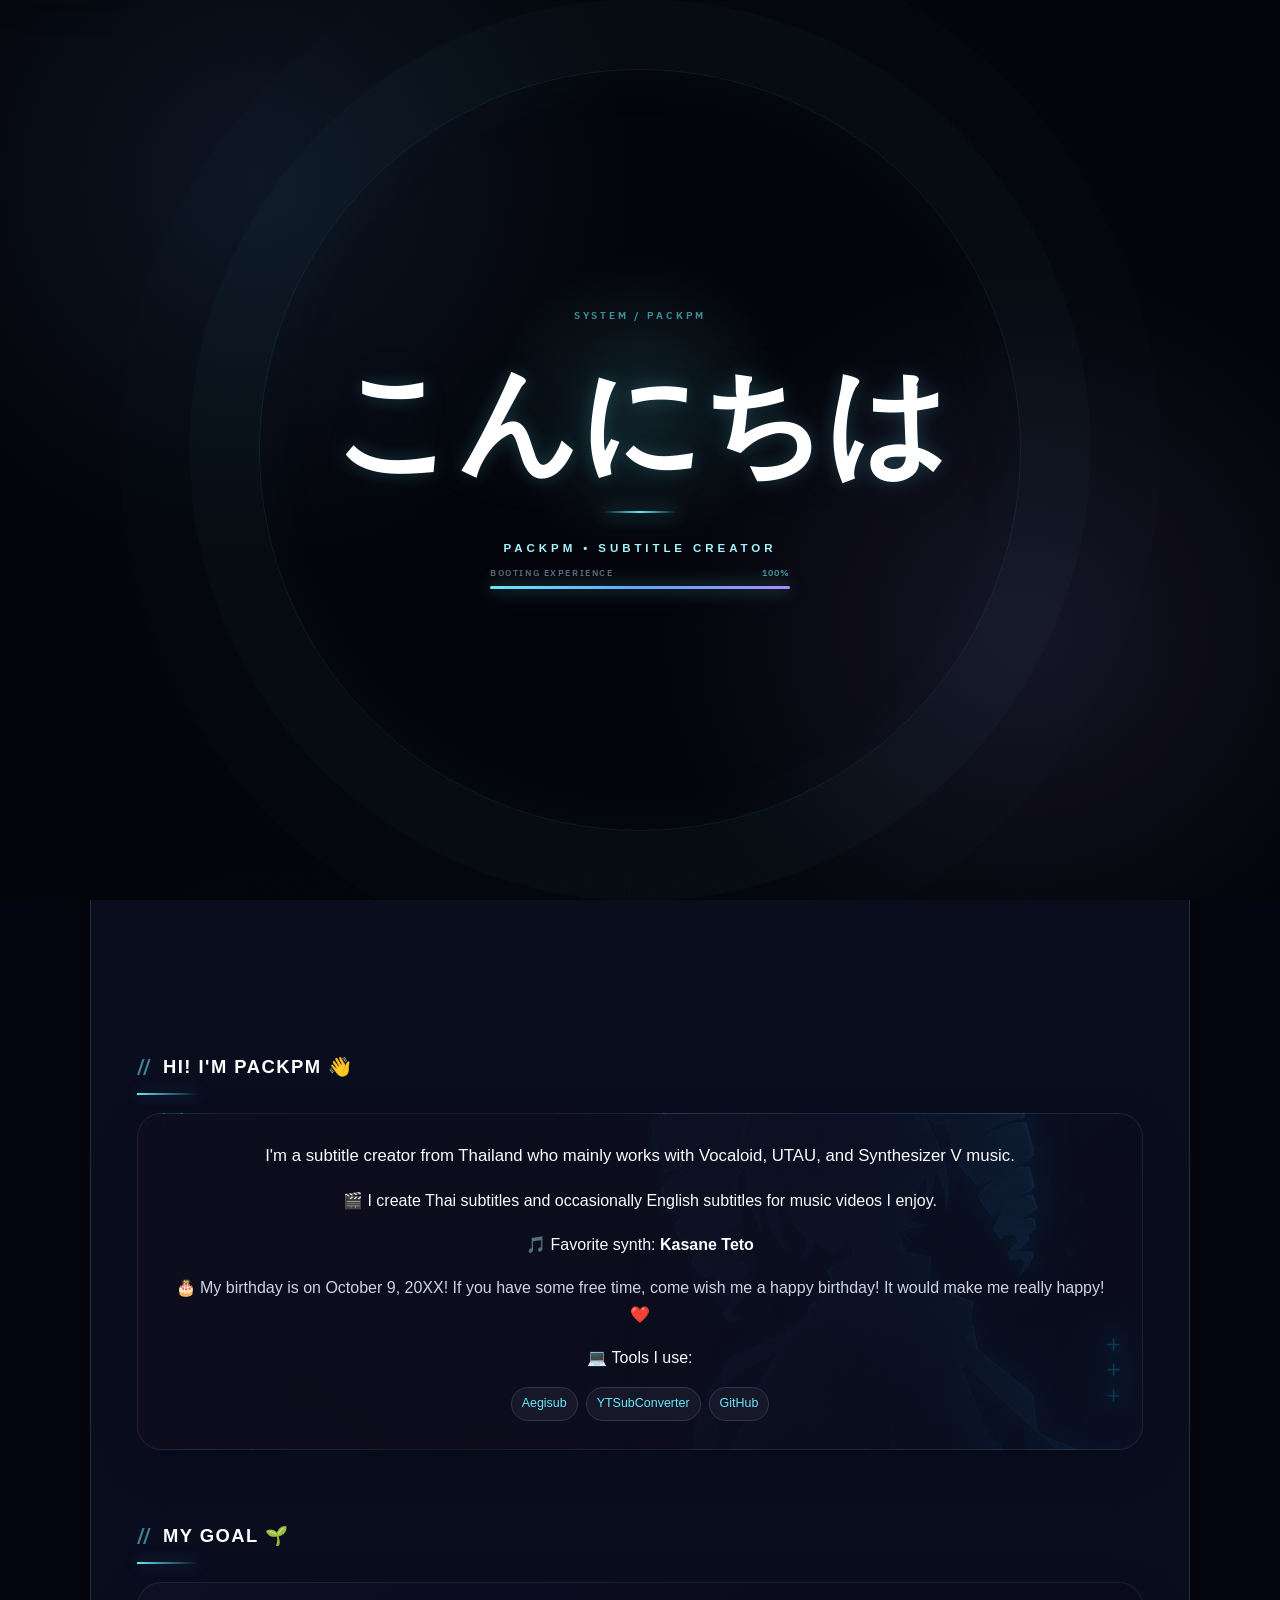
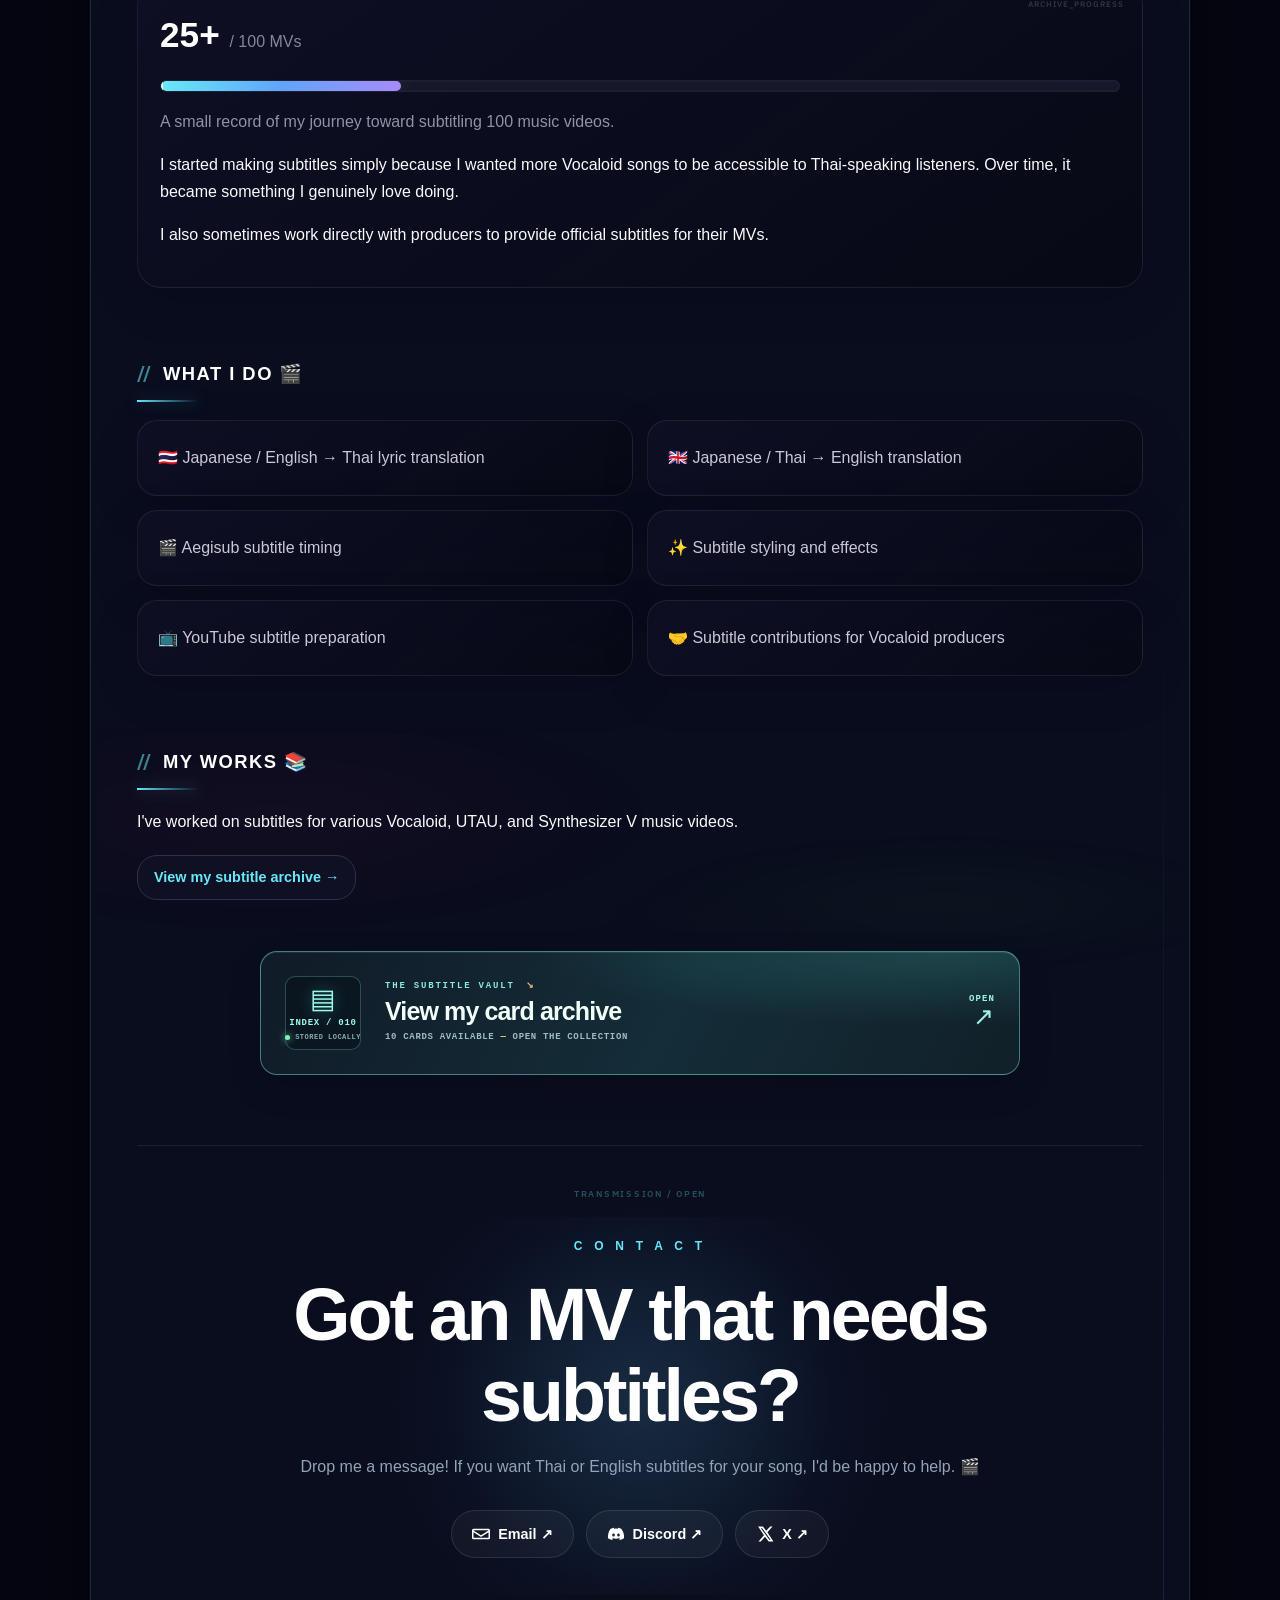
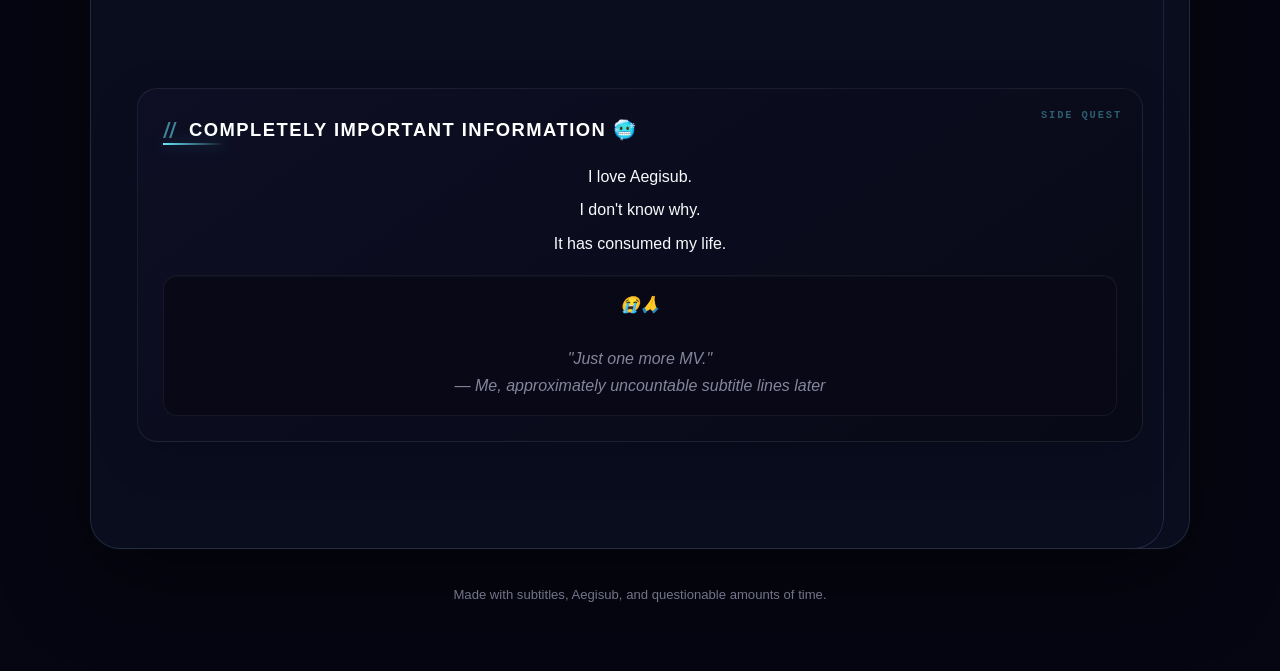
<file: index.html>
<!DOCTYPE html>

<html lang="en">
<head>
<meta charset="utf-8"/>
<meta content="width=device-width, initial-scale=1.0" name="viewport"/>
<title>Packpm - Subtitle Creator</title>
<link href="assets/P.png" rel="icon" type="image/png"/>
<style>
        * {
            box-sizing: border-box;
        }

        html {
            scroll-behavior: smooth;
        }

        body {
            margin: 0;
            background:
                radial-gradient(circle at top, #17174a 0%, #09091b 45%, #05050d 100%);
            color: #e8e8f2;
            font-family: Arial, Helvetica, sans-serif;
            line-height: 1.7;
        }

        a {
            color: inherit;
            text-decoration: none;
        }

        .page {
            width: min(960px, 92%);
            margin: 0 auto;
            padding: 30px 0 50px;
        }

        /* =========================
           MAIN PROFILE CARD
        ========================= */

        .profile-card {
            background: rgba(7, 7, 20, 0.94);
            border: 1px solid #292943;
            border-radius: 30px;
            padding: 16px;
            box-shadow: 0 25px 70px rgba(0, 0, 0, 0.45);
        }

        .profile-bar {
            display: flex;
            align-items: center;
            gap: 14px;
            padding: 12px 14px;
            background: #080817;
            border: 1px solid #292943;
            border-radius: 25px;
        }

        .avatar {
            width: 52px;
            height: 52px;
            flex-shrink: 0;

            display: flex;
            align-items: center;
            justify-content: center;

            border-radius: 50%;
            background: #030308;
            border: 1px solid #3b3b58;
            color: white;
            font-size: 1.25rem;
            font-style: italic;
        }

        .profile-info {
            flex: 1;
            min-width: 0;
        }

        .profile-name {
            margin: 0;
            color: white;
            font-size: 1.05rem;
            font-weight: 700;
        }

        .profile-meta {
            margin: 2px 0 0;
            color: #85859c;
            font-size: 0.82rem;
        }

        .profile-actions {
            display: flex;
            gap: 8px;
            flex-wrap: wrap;
            justify-content: flex-end;
        }

        .profile-button {
            display: inline-flex;
            align-items: center;
            justify-content: center;
            padding: 9px 17px;
            border-radius: 22px;
            font-size: 0.88rem;
            font-weight: 700;
            transition: 0.2s ease;
        }

        .subscribe-button {
            background: white;
            color: #101018;
        }

        .subscribe-button:hover {
            background: #e8e8ee;
            transform: translateY(-1px);
        }

        .channel-button {
            border: 1px solid #3b3b54;
            color: white;
            background: transparent;
        }

        .channel-button:hover {
            background: #171727;
            transform: translateY(-1px);
        }

        /* =========================
           SOCIAL LINKS
        ========================= */

        .social-links {
            display: flex;
            justify-content: center;
            flex-wrap: wrap;
            gap: 9px;
            margin: 18px 5px 5px;
        }

        .social-links a {
            padding: 8px 15px;
            background: #0d0d1d;
            border: 1px solid #29293f;
            border-radius: 20px;
            color: #b8b8ca;
            font-size: 0.85rem;
            transition: 0.2s ease;
        }

        .social-links a:hover {
            color: white;
            background: #17172a;
            border-color: #55556e;
            transform: translateY(-1px);
        }

        .social-button,
        .contact-button {
            display: inline-flex !important;
            align-items: center;
            gap: 8px;
        }

        .social-button svg,
        .contact-button svg {
            width: 18px;
            height: 18px;
            fill: currentColor;
            flex-shrink: 0;
        }

        /* =========================
           CONTENT
        ========================= */

        .content {
            padding: 45px 30px 20px;
        }

        .hero {
            text-align: center;
            padding: 15px 0 45px;
        }

        .hero h1 {
            margin: 0;
            color: white;
            font-size: clamp(2.2rem, 7vw, 4rem);
            letter-spacing: -1px;
        }

        .hero p {
            margin: 10px auto 0;
            max-width: 650px;
            color: #9191a7;
            font-size: 1rem;
        }

        .accent {
            color: #67e8f9;
        }

        section {
            margin-bottom: 42px;
        }

        .section-title {
            margin: 0 0 18px;
            padding-bottom: 9px;
            border-bottom: 1px solid #2c2c45;
            color: white;
            font-size: 1.35rem;
        }

        .info-card,
        .goal-card,
        .thing {
            background: #0d0d1d;
            border: 1px solid #29293f;
            border-radius: 18px;
        }

        .info-card {
    position: relative;
    overflow: hidden;

    padding: 22px;

    background:
        linear-gradient(
            90deg,
            rgba(13, 13, 29, 0.98) 0%,
            rgba(13, 13, 29, 0.92) 45%,
            rgba(13, 13, 29, 0.62) 100%
        ),
        url("assets/Pear.png");

    background-size: cover;
    background-position: right center;
    background-repeat: no-repeat;
}

.info-card > * {
    position: relative;
    z-index: 1;
}

        .intro {
            margin-top: 0;
            font-size: 1.05rem;
        }

        .birthday {
            color: #cbd5e1;
        }

        .tools {
    display: flex;
    justify-content: center;
    align-items: center;
    flex-wrap: wrap;
    gap: 8px;
    text-align: center;
}

        .tag {
            padding: 5px 10px;
            background: #17172a;
            border: 1px solid #34344d;
            border-radius: 999px;
            color: #67e8f9;
            font-size: 0.78rem;
        }

        .things {
            display: grid;
            grid-template-columns: repeat(2, 1fr);
            gap: 12px;
        }

        .thing {
            padding: 15px 16px;
            color: #c9c9d7;
        }

        /* =========================
           PROJECTS
        ========================= */

        .archive-link {
            display: inline-flex;
            margin: 4px 0 25px;
            padding: 9px 16px;
            border-radius: 20px;
            background: #101025;
            border: 1px solid #30304a;
            color: #67e8f9;
            font-size: 0.9rem;
            font-weight: 700;
            transition: 0.2s ease;
        }

        .archive-link:hover {
            background: #18182c;
            transform: translateY(-1px);
        }

        .projects {
            display: grid;
            grid-template-columns: repeat(2, 1fr);
            gap: 15px;
        }

        .project {
            overflow: hidden;
            background: #0c0c1b;
            border: 1px solid #29293f;
            border-radius: 18px;
            transition: 0.2s ease;
        }

        .project:hover {
            transform: translateY(-3px);
            border-color: #4c4c6a;
            box-shadow: 0 12px 35px rgba(0, 0, 0, 0.3);
        }

        .project-image-link {
            display: block;
        }

        .project img {
            width: 100%;
            height: auto;
            display: block;
            aspect-ratio: 16 / 9;
            object-fit: cover;
            transition: 0.25s ease;
        }

        .project:hover img {
            transform: scale(1.025);
        }

        .project-info {
            padding: 15px 16px 17px;
        }

        .project-title {
            display: block;
            color: white;
            font-size: 1rem;
            font-weight: 700;
            line-height: 1.45;
        }

        .project-title:hover {
            color: #67e8f9;
            text-decoration: none;
        }

        .producer {
            margin: 6px 0 0;
            color: #85859c;
            font-size: 0.82rem;
        }

        /* =========================
           100 MVs GOAL
        ========================= */

        .goal-card {
            padding: 22px;
        }

        .goal-number {
            margin: 0;
            color: white;
            font-size: 2.2rem;
            font-weight: 800;
        }

        .goal-number span {
            color: #85859c;
            font-size: 1rem;
            font-weight: 500;
        }

        .progress {
            height: 10px;
            margin: 15px 0;
            overflow: hidden;
            background: #1b1b2d;
            border-radius: 999px;
        }

        .progress-bar {
            width: 25%;
            height: 100%;
            background: linear-gradient(90deg, #67e8f9, #60a5fa);
            border-radius: inherit;
        }

        .goal-text {
            color: #9191a7;
        }

        /* =========================
           CONTACT
        ========================= */

        .contact-section {
            text-align: center;
            padding: 70px 20px 40px;
            margin-top: 40px;
            border-top: 1px solid rgba(255, 255, 255, 0.08);
        }

        .contact-label {
            margin: 0 0 18px;
            color: #60a5fa;
            font-size: 0.75rem;
            font-weight: 700;
            letter-spacing: 0.35em;
            text-transform: uppercase;
        }

        .contact-section h2 {
            max-width: 1000px;
            margin: 0 auto 16px;
            color: #ffffff;
            font-size: clamp(2rem, 5vw, 3.5rem);
            font-weight: 800;
            line-height: 1.1;
        }

        .contact-description {
            max-width: 850px;
            margin: 0 auto 30px;
            color: #94a3b8;
            font-size: 1rem;
            line-height: 1.7;
        }

        .contact-links {
            display: flex;
            justify-content: center;
            align-items: center;
            flex-wrap: wrap;
            gap: 12px;
        }

        .contact-button {
            padding: 11px 20px;
            background: rgba(255, 255, 255, 0.04);
            border: 1px solid rgba(255, 255, 255, 0.1);
            border-radius: 999px;
            color: #ffffff;
            font-size: 0.9rem;
            font-weight: 600;
            text-decoration: none;
            transition: 0.2s ease;
        }

        .contact-button:hover {
            background: rgba(96, 165, 250, 0.12);
            border-color: rgba(96, 165, 250, 0.5);
            transform: translateY(-2px);
        }

        /* =========================
           IMPORTANT INFORMATION
        ========================= */

        .important {
            padding: 25px;
            background: #0d0d1d;
            border: 1px dashed #44445e;
            border-radius: 20px;
            text-align: center;
        }

        .important h2 {
            margin-top: 0;
            border: 0;
            padding: 0;
        }

        .important p {
            margin: 6px 0;
        }

        .quote {
            margin-top: 18px;
            padding: 15px;
            background: #080817;
            border-radius: 14px;
            color: #85859c;
            font-style: italic;
        }

        /* =========================
           FOOTER
        ========================= */

        footer {
            padding: 25px 0 5px;
            text-align: center;
            color: #8c8ca6;
            font-size: 0.82rem;
        }

        /* =========================
           MOBILE
        ========================= */

        @media (max-width: 700px) {
            .page {
                width: 94%;
                padding-top: 15px;
            }

            .profile-bar {
                align-items: flex-start;
                flex-wrap: wrap;
                border-radius: 22px;
            }

            .profile-info {
                padding-top: 4px;
            }

            .profile-actions {
                width: 100%;
                margin-left: 66px;
                justify-content: flex-start;
            }

            .content {
                padding: 35px 12px 10px;
            }

            .things,
            .projects {
                grid-template-columns: 1fr;
            }

            .hero {
                padding-bottom: 35px;
            }
        }

        @media (max-width: 430px) {
            .profile-actions {
                margin-left: 0;
            }

            .profile-button {
                flex: 1;
            }

            .social-links a {
                font-size: 0.8rem;
                padding: 7px 12px;
            }
        }

       /* =========================
           NAVIGATION
        ========================= */

.navbar {
    position: sticky;
    top: 15px;
    z-index: 1000;

    transform: translateY(-120%);
    transition: transform 0.45s ease;

    width: fit-content;
    max-width: 95%;
    margin: 0 auto 18px;

    display: flex;
    justify-content: center;
    flex-wrap: wrap;
    gap: 6px;

    padding: 7px;

    background: rgba(8, 8, 23, 0.88);
    border: 1px solid #292943;
    border-radius: 999px;

    backdrop-filter: blur(14px);
    -webkit-backdrop-filter: blur(14px);

    box-shadow: 0 12px 35px rgba(0, 0, 0, 0.25);
}

.navbar.show {
    transform: translateY(0);
}

.navbar a {
    position: relative;
    display: inline-flex;
    align-items: center;
    justify-content: center;

    padding: 9px 16px;
    border-radius: 999px;

    color: #85859c;
    font-size: 0.78rem;
    font-weight: 700;
    letter-spacing: 0.12em;
    text-transform: uppercase;

    transition: color 0.25s ease, background 0.25s ease;
}

/* Underline */
.navbar a::after {
    content: "";
    position: absolute;
    left: 50%;
    bottom: 3px;

    width: 0;
    height: 2px;

    background: #67e8f9;
    border-radius: 999px;

    transform: translateX(-50%);
    transition: width 0.25s ease;
}

/* Hover */
.navbar a:hover {
    color: #ffffff;
    background: #17172a;
}

/* Currently selected section */
.navbar a.active {
    color: #67e8f9;
    background: #101025;
}

 .navbar a.active::after {
    width: calc(100% - 28px);
}

.navbar a.questions-nav {
    color: #a78bfa;
}

.navbar a.questions-nav:hover {
    color: #ffffff;
    background: rgba(167, 139, 250, 0.10);
}


/* Keep sections from hiding underneath the sticky navbar */

section,
.hero {
    scroll-margin-top: 100px;
}

/* =========================
   STARTUP ANIMATION
========================= */

.startup-screen {
    position: fixed;
    inset: 0;
    z-index: 9999;

    display: flex;
    align-items: center;
    justify-content: center;

    background:
        radial-gradient(circle at center, #17174a 0%, #09091b 50%, #05050d 100%);

    opacity: 1;
    visibility: visible;

    transition:
        opacity 0.8s ease,
        visibility 0.8s ease;
}

.startup-screen.hide {
    opacity: 0;
    visibility: hidden;
    pointer-events: none;
}

.startup-content {
    text-align: center;
}

/* =========================
   STARTUP GREETING
========================= */

.startup-greeting {
    display: flex;
    justify-content: center;

    margin: 0;

    color: white;
    font-size: clamp(2.2rem, 7vw, 4.5rem);
    font-weight: 800;
    letter-spacing: 0.02em;

    min-height: 1.2em;
}

.greeting-letter {
    display: inline-block;

    opacity: 0;
    transform: translateY(8px);

    animation:
        letterFadeIn 0.28s ease forwards;
}

.greeting-letter.fade-out {
    animation:
        letterFadeOut 0.25s ease forwards;
}

@keyframes letterFadeIn {
    from {
        opacity: 0;
        transform: translateY(8px);
    }

    to {
        opacity: 1;
        transform: translateY(0);
    }
}

@keyframes letterFadeOut {
    from {
        opacity: 1;
        transform: translateY(0);
    }

    to {
        opacity: 0;
        transform: translateY(-8px);
    }
}
.startup-subtitle {
    margin: 12px 0 0;

    color: #67e8f9;
    font-size: 0.85rem;
    letter-spacing: 0.25em;
    text-transform: uppercase;

    opacity: 0;

    animation: subtitleIn 0.8s ease 0.35s forwards;
}

.startup-loader {
    width: 120px;
    height: 2px;

    margin: 30px auto 0;

    overflow: hidden;

    background: #292943;
    border-radius: 999px;
}

.startup-loader-bar {
    width: 0;
    height: 100%;

    background: #67e8f9;

    animation: loadingBar 2.8s ease forwards;
}

@keyframes greetingIn {
    from {
        opacity: 0;
        transform: translateY(10px);
    }

    to {
        opacity: 1;
        transform: translateY(0);
    }
}

@keyframes subtitleIn {
    from {
        opacity: 0;
    }

    to {
        opacity: 1;
    }
}

@keyframes loadingBar {
    from {
        width: 0;
    }

    to {
        width: 100%;
    }
}


/* =========================
   MOBILE NAVIGATION
========================= */

@media (max-width: 600px) {

    .navbar {
        width: 94%;
        gap: 2px;
        padding: 5px;
    }

    .navbar a {
        padding: 8px 10px;
        font-size: 0.75rem;
        letter-spacing: 0.06em;
    }

}
    
/* ===== VISUAL ===== */
:root{
  --cyan:#67e8f9;
  --blue:#60a5fa;
  --violet:#a78bfa;
  --ink:#05050d;
  --panel:rgba(12,12,29,.72);
  --line:rgba(255,255,255,.10);
}

html{background:#05050d}
body{
  overflow-x:hidden;
  background:
    radial-gradient(circle at 15% 10%, rgba(103,232,249,.10), transparent 28%),
    radial-gradient(circle at 85% 18%, rgba(167,139,250,.12), transparent 30%),
    radial-gradient(circle at 50% 80%, rgba(96,165,250,.08), transparent 35%),
    #05050d;
}
body::before{
  content:"";
  position:fixed; inset:0; pointer-events:none; z-index:-1;
  opacity:.16;
  background-image:
    linear-gradient(rgba(255,255,255,.035) 1px,transparent 1px),
    linear-gradient(90deg,rgba(255,255,255,.035) 1px,transparent 1px);
  background-size:42px 42px;
  mask-image:linear-gradient(to bottom,black,transparent 85%);
}
body::after{
  content:""; position:fixed; inset:0; pointer-events:none; z-index:9998;
  background:linear-gradient(rgba(255,255,255,.018) 50%,transparent 50%);
  background-size:100% 4px; opacity:.10; mix-blend-mode:screen;
}

.page{width:min(1100px,94%);padding-top:42px}
.profile-card{
  position:relative;
  background:linear-gradient(145deg,rgba(13,13,31,.92),rgba(6,6,17,.82));
  border:1px solid rgba(255,255,255,.10);
  box-shadow:0 30px 100px rgba(0,0,0,.55),0 0 80px rgba(103,232,249,.035);
  backdrop-filter:blur(18px);
}
.profile-card::before{
  content:""; position:absolute; inset:-1px; border-radius:31px; pointer-events:none;
  background:linear-gradient(120deg,rgba(103,232,249,.28),transparent 28%,transparent 70%,rgba(167,139,250,.22));
  mask:linear-gradient(#000 0 0) content-box,linear-gradient(#000 0 0);
  mask-composite:exclude; padding:1px;
}
.profile-bar{
  background:rgba(5,5,15,.72);
  border-color:rgba(255,255,255,.08);
  box-shadow:inset 0 1px rgba(255,255,255,.04);
}
.avatar{
  border-color:rgba(103,232,249,.42);
  box-shadow:0 0 22px rgba(103,232,249,.14),inset 0 0 18px rgba(103,232,249,.06);
}
.profile-name{letter-spacing:.01em}
.profile-button,.social-links a,.archive-link,.contact-button{
  position:relative; overflow:hidden;
}
.profile-button::before,.social-links a::before,.archive-link::before,.contact-button::before{
  content:""; position:absolute; inset:0;
  background:linear-gradient(110deg,transparent 20%,rgba(255,255,255,.12) 48%,transparent 76%);
  transform:translateX(-130%); transition:transform .55s ease;
}
.profile-button:hover::before,.social-links a:hover::before,.archive-link:hover::before,.contact-button:hover::before{
  transform:translateX(130%);
}

.hero{padding:70px 0 70px;position:relative}
.hero::before{
  content:"// PACKPM.SUBTITLES";
  display:block; margin-bottom:18px;
  color:rgba(103,232,249,.55); font:600 .72rem/1 monospace;
  letter-spacing:.28em;
}
.hero h1{
  font-size:clamp(3rem,9vw,6.6rem);
  line-height:.92;
  letter-spacing:-.055em;
  text-shadow:0 0 40px rgba(103,232,249,.12);
}
.hero h1::first-letter{color:var(--cyan)}
.hero p{font-size:1.05rem;color:#a7a7bd}

section{margin-bottom:70px}
.section-title{
  position:relative; border-bottom:0; padding-bottom:13px;
  font-size:1.15rem; letter-spacing:.08em; text-transform:uppercase;
}
.section-title::after{
  content:""; position:absolute; left:0; bottom:0; width:62px; height:2px;
  background:linear-gradient(90deg,var(--cyan),transparent);
  box-shadow:0 0 15px rgba(103,232,249,.35);
}

.info-card,.goal-card,.thing,.important,.project{
  background:linear-gradient(145deg,rgba(16,16,37,.80),rgba(8,8,20,.72));
  border-color:rgba(255,255,255,.08);
  box-shadow:0 14px 45px rgba(0,0,0,.18);
}
.info-card,.goal-card{border-radius:24px}
.info-card{padding:28px}
.thing{
  position:relative; padding:20px; border-radius:20px;
  transition:transform .3s ease,border-color .3s ease,box-shadow .3s ease;
}
.thing::before{
  content:""; position:absolute; left:0; top:18px; bottom:18px; width:2px;
  background:var(--cyan); box-shadow:0 0 12px rgba(103,232,249,.45);
  opacity:.45;
}
.thing:hover{
  transform:translateY(-5px);
  border-color:rgba(103,232,249,.28);
  box-shadow:0 18px 50px rgba(0,0,0,.28),0 0 25px rgba(103,232,249,.04);
}

.projects{grid-template-columns:repeat(3,1fr);gap:18px}
.project{
  border-radius:22px;
  transition:transform .35s cubic-bezier(.2,.8,.2,1),border-color .35s ease,box-shadow .35s ease;
}
.project:hover{
  transform:translateY(-8px) scale(1.012);
  border-color:rgba(103,232,249,.35);
  box-shadow:0 25px 65px rgba(0,0,0,.45),0 0 35px rgba(103,232,249,.06);
}
.project-image-link{position:relative}
.project-image-link::after{
  content:"WATCH ↗";
  position:absolute;right:12px;bottom:12px;
  padding:7px 10px;border:1px solid rgba(255,255,255,.18);
  border-radius:999px;background:rgba(5,5,13,.72);
  backdrop-filter:blur(8px);
  color:white;font:700 .65rem/1 Arial,sans-serif;letter-spacing:.12em;
  opacity:0;transform:translateY(7px);transition:.3s ease;
}
.project:hover .project-image-link::after{opacity:1;transform:translateY(0)}
.project img{filter:saturate(.88);transition:transform .5s cubic-bezier(.2,.8,.2,1),filter .5s ease}
.project:hover img{transform:scale(1.055);filter:saturate(1.12) contrast(1.03)}
.project-info{padding:18px}
.project-title{font-size:1.03rem}

.goal-card{position:relative;overflow:hidden}
.goal-card::after{
  content:"100";
  position:absolute;right:-20px;top:-40px;
  font:900 9rem/1 Arial,sans-serif;color:rgba(103,232,249,.025);
  pointer-events:none;
}
.progress{height:12px;background:#17172a;border:1px solid rgba(255,255,255,.05)}
.progress-bar{
  background:linear-gradient(90deg,var(--cyan),var(--blue),var(--violet));
  box-shadow:0 0 18px rgba(103,232,249,.32);
  position:relative;
}
.progress-bar::after{
  content:"";position:absolute;inset:0;
  background:linear-gradient(90deg,transparent,rgba(255,255,255,.5),transparent);
  animation:progressShine 2.2s linear infinite;
}
@keyframes progressShine{from{transform:translateX(-100%)}to{transform:translateX(100%)}}

.contact-section{
  position:relative;overflow:hidden;
  padding:100px 20px 70px;
  border-top:1px solid rgba(255,255,255,.08);
}
.contact-section::before{
  content:"";position:absolute;width:420px;height:420px;border-radius:50%;
  left:50%;top:45%;transform:translate(-50%,-50%);
  background:radial-gradient(circle,rgba(103,232,249,.09),transparent 68%);
  pointer-events:none;
}
.contact-section>*{position:relative}
.contact-label{color:var(--cyan)}
.contact-section h2{font-size:clamp(2.4rem,6vw,4.6rem);letter-spacing:-.04em}

.important{
  border-style:solid;
  position:relative;
}
.important::before{
  content:"SIDE QUEST";
  position:absolute;right:20px;top:20px;
  color:rgba(103,232,249,.38);font:700 .65rem monospace;letter-spacing:.18em;
}
.quote{
  border:1px solid rgba(255,255,255,.06);
  box-shadow:inset 0 1px rgba(255,255,255,.03);
}

footer{padding:35px 0 15px}

.reveal{opacity:0;transform:translateY(24px);transition:opacity .7s ease,transform .7s cubic-bezier(.2,.8,.2,1)}
.reveal.visible{opacity:1;transform:none}

@media (max-width:900px){
  .projects{grid-template-columns:repeat(2,1fr)}
}
@media (max-width:600px){
  .page{width:94%;padding-top:20px}
  .hero{padding:52px 0}
  .hero h1{font-size:clamp(2.8rem,16vw,5rem)}
  .projects{grid-template-columns:1fr}
  .contact-section{padding-top:75px}
}
@media (prefers-reduced-motion:reduce){
  *,*::before,*::after{animation-duration:.01ms!important;animation-iteration-count:1!important;scroll-behavior:auto!important;transition-duration:.01ms!important}
}

    
/* ===== SCROLL HINT ===== */
.scroll-hint{
  display:inline-flex;flex-direction:column;align-items:center;gap:4px;
  margin-top:34px;padding:6px 12px;
  color:rgba(103,232,249,.75);
  font:600 .72rem/1 ui-monospace,SFMono-Regular,Menlo, "IBM Plex Sans Thai", monospace;
  letter-spacing:.28em;text-transform:uppercase;
  transition:opacity .4s ease,transform .4s ease,color .2s ease;
}
.scroll-hint:hover{color:#fff}
.scroll-hint-arrow{font-size:1.1rem;letter-spacing:0;animation:scrollHintBounce 1.6s ease-in-out infinite}
.scroll-hint.is-hidden{opacity:0;transform:translateY(8px);pointer-events:none}
@keyframes scrollHintBounce{0%,100%{transform:translateY(0)}50%{transform:translateY(6px)}}
@media (prefers-reduced-motion:reduce){.scroll-hint-arrow{animation:none}}

/* ===== STARTUP: real loading state + failure notice ===== */
.startup-greeting-wrap{position:relative}
.startup-notice{
  position:absolute;inset:0;margin:0;
  display:grid;place-content:center;gap:10px;text-align:center;padding:0 6px;
  color:#fca5a5;
  font:800 clamp(1.35rem,5.6vw,2.4rem)/1.2 ui-monospace,SFMono-Regular,Consolas, "IBM Plex Sans Thai", monospace;
  letter-spacing:.16em;text-transform:uppercase;
  opacity:0;transform:translateY(6px);pointer-events:none;
  transition:opacity .4s ease,transform .4s ease;
}
.startup-notice small{
  display:block;
  color:rgba(252,165,165,.72);
  font-size:clamp(.95rem,3vw,1.2rem);font-weight:600;letter-spacing:.05em;line-height:1.35;text-transform:none;
}
.startup-screen.is-failed .startup-notice{opacity:1;transform:none}
.startup-screen.is-failed .startup-greeting::after{opacity:0}
.startup-screen.is-failed .startup-loader-bar{background:linear-gradient(90deg,#fca5a5,#fdba74);box-shadow:0 0 16px rgba(252,165,165,.45)}
.startup-screen.is-failed .startup-loader::before{content:"BOOT INTERRUPTED"}
.startup-screen.is-failed .startup-loader::after{color:rgba(252,165,165,.75)}
</style>
<style id="final-polish-css">
/* ============================================
   PACKPM // FINAL POLISH
   ============================================ */
.skip-link{
  position:fixed;left:16px;top:16px;z-index:10001;
  transform:translateY(-180%);
  padding:9px 13px;border:1px solid rgba(103,232,249,.45);
  border-radius:999px;background:#080b18;color:#fff;
  font:700 .74rem/1 "Space Grotesk",Arial, "IBM Plex Sans Thai", sans-serif;
  box-shadow:0 12px 30px rgba(0,0,0,.35),0 0 22px rgba(34,211,238,.10);
  transition:transform .25s cubic-bezier(.16,1,.3,1);
}
.skip-link:focus{transform:translateY(0);outline:none}

:where(a,button,[tabindex]):focus-visible{
  outline:2px solid #67e8f9;
  outline-offset:3px;
}

.navbar a:active,.contact-button:active,.archive-link:active,.social-links a:active{
  transform:translateY(0) scale(.98);
}

.goal-card .progress{
  position:relative;
  box-shadow:inset 0 0 0 1px rgba(255,255,255,.025);
}

.progress-bar{
  width:0 !important;
  box-shadow:0 0 18px rgba(34,211,238,.18);
  transition:width 1.1s cubic-bezier(.22,.8,.2,1);
}
.goal-card.reveal.visible .progress-bar{
  width:calc(var(--goal-progress, 25) * 1%) !important;
}

.project-card,.thing-card,.contact-card,.profile-card{
  contain:layout paint;
}

@media (max-width:700px){
  .skip-link{left:12px;top:12px}
}

@media (prefers-reduced-motion:reduce){
  .progress-bar{transition:none}
}
</style>
<style id="production-1000x-css">

:root {
  --bg-0: #050712;
  --bg-1: #080b18;
  --surface: rgba(12, 17, 35, 0.72);
  --surface-strong: rgba(15, 21, 44, 0.88);
  --line: rgba(148, 163, 184, 0.16);
  --line-strong: rgba(103, 232, 249, 0.36);
  --text-0: #f8fafc;
  --text-1: #cbd5e1;
  --text-2: #94a3b8;
  --cyan: #67e8f9;
  --blue: #60a5fa;
  --violet: #a78bfa;
  --success: #86efac;
  --radius-lg: 24px;
  --radius-md: 16px;
  --shadow-soft: 0 18px 50px rgba(0, 0, 0, 0.28);
  --shadow-cyan: 0 14px 45px rgba(34, 211, 238, 0.13);
  --ease: cubic-bezier(.22, .8, .2, 1);
  --max-content: 1180px;
}

/* Respect keyboard navigation and improve page-level rhythm. */
html {
  scroll-behavior: smooth;
  scroll-padding-top: 84px;
}

body {
  background:
    radial-gradient(circle at 10% 0%, rgba(96, 165, 250, 0.10), transparent 28%),
    radial-gradient(circle at 90% 10%, rgba(167, 139, 250, 0.11), transparent 28%),
    linear-gradient(180deg, var(--bg-0), var(--bg-1) 55%, #050611);
  color: var(--text-0);
  text-rendering: optimizeLegibility;
  -webkit-font-smoothing: antialiased;
  overflow-x: hidden;
}

::selection {
  background: rgba(103, 232, 249, 0.28);
  color: #fff;
}

:focus-visible {
  outline: 2px solid var(--cyan);
  outline-offset: 4px;
  border-radius: 8px;
}

img {
  content-visibility: auto;
}

a,
button {
  -webkit-tap-highlight-color: transparent;
}

/* Ambient light: cheap fixed layers instead of expensive per-element filters. */
body::before,
body::after {
  content: "";
  position: fixed;
  inset: auto;
  width: 42vw;
  height: 42vw;
  max-width: 620px;
  max-height: 620px;
  border-radius: 50%;
  pointer-events: none;
  z-index: -2;
  filter: blur(70px);
  opacity: 0.10;
  transform: translateZ(0);
}

body::before {
  top: -16vw;
  left: -14vw;
  background: #2563eb;
}

body::after {
  right: -12vw;
  top: 34vh;
  background: #7c3aed;
}

main {
  position: relative;
  isolation: isolate;
}

main::before {
  content: "";
  position: absolute;
  inset: 0;
  z-index: -1;
  pointer-events: none;
  background:
    linear-gradient(rgba(103, 232, 249, 0.025) 1px, transparent 1px),
    linear-gradient(90deg, rgba(103, 232, 249, 0.025) 1px, transparent 1px);
  background-size: 38px 38px;
  mask-image: linear-gradient(to bottom, transparent, black 7%, black 88%, transparent);
}

/* A small status rail makes the portfolio feel like a deliberate product. */
.pack-status-rail {
  width: min(var(--max-content), 94%);
  margin: 14px auto 0;
  display: flex;
  align-items: center;
  justify-content: space-between;
  gap: 12px;
  color: var(--text-2);
  font-size: 0.75rem;
  letter-spacing: 0.08em;
  text-transform: uppercase;
  opacity: 0.9;
}

.pack-status-left,
.pack-status-right {
  display: inline-flex;
  align-items: center;
  gap: 8px;
}

.pack-status-dot {
  width: 8px;
  height: 8px;
  border-radius: 50%;
  background: var(--success);
  box-shadow: 0 0 0 5px rgba(134, 239, 172, 0.07), 0 0 18px rgba(134, 239, 172, 0.55);
  animation: statusPulse 2.4s ease-in-out infinite;
}

@keyframes statusPulse {
  0%, 100% { transform: scale(1); opacity: .8; }
  50% { transform: scale(1.15); opacity: 1; }
}

/* Hero becomes a stronger landing area without changing the existing copy. */
.hero,
#home,
#about,
#works,
#contact {
  scroll-margin-top: 84px;
}

.hero {
  min-height: clamp(520px, 78vh, 820px);
  display: grid;
  align-content: center;
  position: relative;
}

.hero::before {
  content: "SUBTITLE CREATOR • VOCALOID • AEGISUB";
  display: inline-block;
  width: fit-content;
  margin-bottom: 14px;
  padding: 7px 11px;
  border: 1px solid rgba(103, 232, 249, 0.18);
  border-radius: 999px;
  background: rgba(103, 232, 249, 0.045);
  color: var(--cyan);
  font-size: 0.7rem;
  letter-spacing: 0.16em;
  font-weight: 800;
  box-shadow: inset 0 0 18px rgba(103, 232, 249, 0.035);
}

.hero h1 {
  letter-spacing: -0.045em !important;
  text-wrap: balance;
  max-width: 980px;
}

.hero h1 {
    color: #d8d8e8;
}

.hero h1 .bracket {
    color: #67e8f9;
}

/* Unified surfaces: fewer one-off visual rules. */
.profile-card,
.project-card,
.thing-card,
.contact-card,
#important-info,
section > .card {
  border: 1px solid var(--line);
  background:
    linear-gradient(180deg, rgba(255,255,255,0.025), transparent 22%),
    var(--surface);
  box-shadow: var(--shadow-soft);
  backdrop-filter: blur(18px) saturate(130%);
  -webkit-backdrop-filter: blur(18px) saturate(130%);
}

.profile-card,
.project-card {
    /* your existing CSS */
}


/* =========================
   LATEST WORK
========================= */

.featured-project {
    position: relative;
    margin: 35px 0 45px;
    padding: 22px;
    background: linear-gradient(135deg, rgba(103,232,249,.10), rgba(23,23,74,.65));
    border: 1px solid rgba(103,232,249,.45);
    border-radius: 24px;
    box-shadow: 0 0 35px rgba(103,232,249,.08);
    overflow: hidden;
}

.featured-label {
    margin-bottom: 16px;
    color: #67e8f9;
    font-size: .72rem;
    font-weight: 800;
    letter-spacing: .18em;
    text-transform: uppercase;
}

.featured-image-link {
    display: block;
    overflow: hidden;
    border-radius: 16px;
}

.featured-image-link img {
    display: block;
    width: 100%;
    height: auto;
    transition: transform .35s ease;
}

.featured-image-link:hover img {
    transform: scale(1.03);
}

.featured-info {
    padding: 18px 4px 2px;
}

.featured-title {
    color: #fff;
    font-size: 1.25rem;
    font-weight: 800;
    transition: color .2s ease;
}

.featured-title:hover {
    color: #67e8f9;
}

.featured-producer {
    margin: 7px 0 0;
    color: #85859c;
    font-size: .85rem;
}
.thing-card,
.contact-card {
  transition:
    transform 260ms var(--ease),
    border-color 260ms var(--ease),
    box-shadow 260ms var(--ease),
    background 260ms var(--ease);
}

.profile-card:hover,
.thing-card:hover,
.contact-card:hover {
  transform: translateY(-4px);
  border-color: var(--line-strong);
  box-shadow: var(--shadow-soft), var(--shadow-cyan);
}

.project-card {
  position: relative;
  overflow: hidden;
}

.project-card::before {
  content: "";
  position: absolute;
  inset: 0;
  border-radius: inherit;
  pointer-events: none;
  background: linear-gradient(120deg, rgba(103,232,249,.09), transparent 32%, rgba(167,139,250,.07));
  opacity: 0;
  transition: opacity 260ms var(--ease);
}

.project-card:hover::before {
  opacity: 1;
}

.project-card:hover {
  transform: translateY(-8px);
  border-color: rgba(103, 232, 249, 0.34);
  box-shadow:
    0 24px 60px rgba(0,0,0,.34),
    0 0 34px rgba(34,211,238,.10);
}

/* Make interactive project images feel responsive while remaining cheap. */
.project-card img {
  transform: scale(1.001);
  transition: transform 650ms var(--ease), filter 300ms var(--ease);
  will-change: transform;
}

.project-card:hover img {
  transform: scale(1.045);
  filter: saturate(1.08) contrast(1.03);
}

.project-card a {
  position: relative;
}

/* Premium progress treatment. */
.progress-container {
  position: relative;
  overflow: hidden;
}

.progress-container::after {
  content: "";
  position: absolute;
  top: 0;
  bottom: 0;
  width: 80px;
  left: -120px;
  background: linear-gradient(90deg, transparent, rgba(255,255,255,.18), transparent);
  animation: progressSweep 3.6s linear infinite;
  pointer-events: none;
}

@keyframes progressSweep {
  to { transform: translateX(720px); }
}

/* Contact CTA: make the next action obvious without turning it into an ad. */
.contact-card {
  position: relative;
  overflow: hidden;
}

.contact-card::after {
  content: "";
  position: absolute;
  inset: 0;
  pointer-events: none;
  background: radial-gradient(circle at 12% 20%, rgba(103,232,249,.10), transparent 30%);
}

/* Tiny utility pill for tech stack / metadata if existing elements use the class. */
.tech-pill {
  display: inline-flex;
  align-items: center;
  gap: 6px;
  min-height: 28px;
  padding: 0 10px;
  border: 1px solid rgba(148,163,184,.14);
  border-radius: 999px;
  background: rgba(15,23,42,.42);
  color: var(--text-1);
  font-size: .74rem;
  line-height: 1;
}

.tech-pill::before {
  content: "◆";
  color: var(--cyan);
  font-size: .52rem;
}

/* Back-to-top control is created by JS. */
#backToTop {
  position: fixed;
  right: 18px;
  bottom: 18px;
  width: 44px;
  height: 44px;
  display: grid;
  place-items: center;
  border: 1px solid rgba(103,232,249,.22);
  border-radius: 14px;
  background: rgba(8, 13, 28, .72);
  color: var(--cyan);
  box-shadow: 0 12px 34px rgba(0,0,0,.28);
  backdrop-filter: blur(14px);
  -webkit-backdrop-filter: blur(14px);
  cursor: pointer;
  z-index: 80;
  opacity: 0;
  transform: translateY(12px);
  pointer-events: none;
  transition: opacity 220ms var(--ease), transform 220ms var(--ease), border-color 220ms var(--ease);
}

#backToTop.visible {
  opacity: 1;
  transform: translateY(0);
  pointer-events: auto;
}

#backToTop:hover {
  border-color: rgba(103,232,249,.52);
  box-shadow: 0 14px 40px rgba(34,211,238,.16);
}

/* Reduced motion is both an accessibility feature and a performance win. */
@media (prefers-reduced-motion: reduce) {
  html { scroll-behavior: auto; }
  *, *::before, *::after {
    animation-duration: 0.001ms !important;
    animation-iteration-count: 1 !important;
    transition-duration: 0.001ms !important;
    scroll-behavior: auto !important;
  }
}

/* Avoid heavy blur on narrower/low-power layouts. */
@media (max-width: 760px) {
  .profile-card,
  .project-card,
  .thing-card,
  .contact-card,
  #important-info,
  section > .card {
    backdrop-filter: blur(10px);
    -webkit-backdrop-filter: blur(10px);
  }

  .pack-status-rail {
    font-size: 0.64rem;
  }

  .hero {
    min-height: 620px;
  }
}

@media (max-width: 520px) {
  .pack-status-right {
    display: none;
  }

  #backToTop {
    right: 12px;
    bottom: 12px;
  }
}
</style>
<style id="about-center-fix">
/* About section alignment fix */
#about {
  text-align: center;
}

#about h2,
#about > .section-subtitle,
#about > p {
  margin-left: auto;
  margin-right: auto;
  text-align: center;
}

#about .about-card,
#about .about-content,
#about .about-intro {
  margin-left: auto;
  margin-right: auto;
}

/* The existing "HI! I'M PACKPM 👋" heading was inheriting a left alignment. */
#about h3 {
  text-align: center !important;
}

#about h3::after {
  margin-left: auto !important;
  margin-right: auto !important;
}

/* Keep the actual cards/content readable instead of forcing long paragraphs
   into a narrow centered text block. */
#about .card,
#about .thing-card,
#about .about-card {
  text-align: left;
}

@media (max-width: 600px) {
  #about {
    text-align: center;
  }
}
</style>
<style id="hero-center-fix">
/* Center the main "About Me" hero title and subtitle on the viewport. */
.hero#home {
  text-align: center !important;
  justify-items: center !important;
}

.hero#home h1,
.hero#home p {
  width: 100%;
  text-align: center !important;
  margin-left: auto !important;
  margin-right: auto !important;
}

.hero#home h1 {
  max-width: 1100px;
}

.hero#home p {
  max-width: 900px;
}

@media (max-width: 600px) {
  .hero#home h1,
  .hero#home p {
    text-align: center !important;
  }
}
</style>
<style id="packpm-100x-overhaul">
/* =========================================================
   PACKPM 100X — STARTUP + MOTION OVERHAUL
   ========================================================= */
:root{
  --x-cyan:#67e8f9;
  --x-blue:#60a5fa;
  --x-violet:#a78bfa;
  --x-bg:#04050b;
  --x-ease:cubic-bezier(.16,1,.3,1);
}

/* Startup becomes a cinematic "boot sequence" instead of a plain loader. */
.startup-screen{
  isolation:isolate;
  overflow:hidden;
  background:
    radial-gradient(circle at 50% 45%, rgba(103,232,249,.12), transparent 18%),
    radial-gradient(circle at 20% 20%, rgba(96,165,250,.10), transparent 30%),
    radial-gradient(circle at 80% 70%, rgba(167,139,250,.11), transparent 30%),
    #04050b;
  transition:opacity .95s var(--x-ease), visibility .95s var(--x-ease);
}
.startup-screen::before{
  content:"";
  position:absolute;
  inset:-20%;
  background:
    linear-gradient(rgba(103,232,249,.045) 1px,transparent 1px),
    linear-gradient(90deg,rgba(103,232,249,.045) 1px,transparent 1px);
  background-size:46px 46px;
  transform:perspective(700px) rotateX(62deg) translateY(12%);
  transform-origin:center bottom;
  opacity:.55;
  animation:x-grid-drift 12s linear infinite;
  mask-image:linear-gradient(to bottom,transparent 0%,black 30%,black 80%,transparent 100%);
  z-index:-2;
}
.startup-screen::after{
  content:"";
  position:absolute;
  width:min(72vw,760px);
  aspect-ratio:1;
  border:1px solid rgba(103,232,249,.10);
  border-radius:50%;
  box-shadow:
    0 0 0 70px rgba(103,232,249,.018),
    0 0 0 140px rgba(103,232,249,.012),
    inset 0 0 70px rgba(103,232,249,.035);
  animation:x-orbit 9s linear infinite;
  z-index:-1;
}
.startup-content{
  position:relative;
  width:min(760px,90vw);
  padding:40px 20px;
}
.startup-content::before{
  content:"SYSTEM / PACKPM";
  display:block;
  margin-bottom:26px;
  color:rgba(103,232,249,.58);
  font:700 .65rem/1 ui-monospace,SFMono-Regular,Consolas, "IBM Plex Sans Thai", monospace;
  letter-spacing:.28em;
  text-transform:uppercase;
  animation:x-flicker 3s steps(1,end) infinite;
}
.startup-greeting{
  position:relative;
  display:flex;
  justify-content:center;
  align-items:center;
  min-height:1.25em;
  margin:0;
  color:#fff;
  font-size:clamp(3.1rem,10vw,7.5rem);
  line-height:.9;
  letter-spacing:-.065em;
  text-shadow:
    0 0 18px rgba(103,232,249,.20),
    0 0 60px rgba(103,232,249,.08);
}
.startup-greeting::after{
  content:"";
  position:absolute;
  left:50%;
  bottom:-16px;
  width:76px;
  height:2px;
  transform:translateX(-50%);
  background:linear-gradient(90deg,transparent,var(--x-cyan),transparent);
  box-shadow:0 0 18px rgba(103,232,249,.65);
}
.greeting-letter{
  transform:translateY(18px) scale(.94);
  filter:blur(7px);
  animation:x-letter-in .58s var(--x-ease) forwards;
}
.greeting-letter.fade-out{
  animation:x-letter-out .42s var(--x-ease) forwards;
}
.startup-subtitle{
  margin:42px 0 0;
  color:#a5f3fc;
  font-size:.72rem;
  font-weight:800;
  letter-spacing:.34em;
  text-transform:uppercase;
  opacity:0;
  animation:x-subtitle-in .9s .25s var(--x-ease) forwards;
}
.startup-loader{
  position:relative;
  width:min(300px,70vw);
  height:3px;
  margin:28px auto 0;
  overflow:visible;
  background:rgba(255,255,255,.08);
  border-radius:99px;
}
.startup-loader::before{
  content:"BOOTING EXPERIENCE";
  position:absolute;
  left:0;
  bottom:11px;
  color:rgba(148,163,184,.62);
  font:600 .55rem/1 ui-monospace,SFMono-Regular,Consolas, "IBM Plex Sans Thai", monospace;
  letter-spacing:.18em;
}
.startup-loader::after{
  content:attr(data-pct);
  position:absolute;
  right:0;
  bottom:11px;
  color:rgba(103,232,249,.62);
  font:600 .55rem/1 ui-monospace,SFMono-Regular,Consolas, "IBM Plex Sans Thai", monospace;
  letter-spacing:.12em;
}
.startup-loader-bar{
  position:relative;
  width:0;
  height:100%;
  overflow:hidden;
  background:linear-gradient(90deg,var(--x-cyan),var(--x-blue),var(--x-violet));
  border-radius:inherit;
  box-shadow:0 0 16px rgba(103,232,249,.55),0 0 35px rgba(103,232,249,.18);
  animation:none;
  width:calc(var(--boot-progress, 0) * 1%);
  transition:width .45s var(--x-ease);
}
.startup-loader-bar::after{
  content:"";
  position:absolute;
  inset:0;
  background:linear-gradient(90deg,transparent,rgba(255,255,255,.8),transparent);
  transform:translateX(-100%);
  animation:x-sheen 1.2s linear infinite;
}
.startup-screen.hide{
  opacity:0;
  visibility:hidden;
  transform:scale(1.025);
}
.startup-screen.hide .startup-content{
  animation:x-exit .75s var(--x-ease) forwards;
}

/* Startup handoff: do not re-animate the navbar after boot. */
/* Ambient interactive glow follows the pointer through CSS variables. */
body::marker{display:none}
.x-cursor-glow{
  position:fixed;
  left:0;top:0;
  width:360px;height:360px;
  pointer-events:none;
  z-index:-1;
  border-radius:50%;
  background:radial-gradient(circle,rgba(103,232,249,.10),rgba(103,232,249,.025) 28%,transparent 68%);
  transform:translate3d(calc(var(--mx,50vw) - 50%),calc(var(--my,50vh) - 50%),0);
  transition:transform .18s ease-out;
}

/* Premium nav hover. */
.navbar a{
  transition:color .25s ease,background .25s ease,transform .25s var(--x-ease);
}
.navbar a:hover{transform:translateY(-2px)}

/* Project cards get a subtle pointer-reactive sheen. */
.project,.thing,.info-card,.goal-card,.important,.featured-project{
  --px:50%;
  --py:50%;
}
.project::after,.thing::after,.info-card::after,.goal-card::after,.important::after,.featured-project::after{
  content:"";
  position:absolute;
  inset:0;
  pointer-events:none;
  border-radius:inherit;
  background:radial-gradient(circle at var(--px) var(--py),rgba(103,232,249,.10),transparent 28%);
  opacity:0;
  transition:opacity .35s ease;
}
.project:hover::after,.thing:hover::after,.info-card:hover::after,.goal-card:hover::after,.important:hover::after,.featured-project:hover::after{
  opacity:1;
}

/* Make the broken Pear background more reliable and visually intentional. */
.info-card{
  background-image:
    linear-gradient(90deg,rgba(13,13,29,.99) 0%,rgba(13,13,29,.92) 43%,rgba(13,13,29,.54) 100%),
    url("./assets/Pear.png");
  background-position:center,right center;
  background-size:cover,cover;
  background-repeat:no-repeat;
}
.info-card{
  min-height:210px;
}

/* Scroll reveal is smoother and more dramatic. */
.reveal{
  opacity:0;
  transform:translate3d(0,34px,0) scale(.985);
  transition:
    opacity .8s var(--x-ease),
    transform .8s var(--x-ease),
    filter .01s linear;
}
.reveal.visible{
  opacity:1;
  transform:none;
  filter:none;
}

/* Keyframes */
@keyframes x-grid-drift{
  from{background-position:0 0,0 0}
  to{background-position:0 46px,46px 0}
}
@keyframes x-orbit{
  from{transform:rotate(0deg) scale(.98)}
  to{transform:rotate(360deg) scale(.98)}
}
@keyframes x-letter-in{
  0%{opacity:0;transform:translate3d(0,18px,0) scale(.94)}
  70%{opacity:1;transform:translateY(-3px) scale(1.01);filter:blur(0)}
  100%{opacity:1;transform:translateY(0) scale(1);filter:blur(0)}
}
@keyframes x-letter-out{
  0%{opacity:1;transform:translateY(0) scale(1);filter:blur(0)}
  100%{opacity:0;transform:translate3d(0,-18px,0) scale(.96)}
}
@keyframes x-subtitle-in{
  from{opacity:0;transform:translateY(12px);letter-spacing:.5em}
  to{opacity:1;transform:none;letter-spacing:.34em}
}
@keyframes x-loading{from{width:0}to{width:100%}}
@keyframes x-sheen{to{transform:translateX(100%)}}
@keyframes x-page-in{
  from{opacity:0;transform:translateY(20px)}
  to{opacity:1;transform:none}
}
@keyframes x-card-in{
  from{opacity:0;transform:translateY(28px) scale(.985)}
  to{opacity:1;transform:none}
}
@keyframes x-exit{
  to{opacity:0;transform:translateY(-18px) scale(.98);filter:blur(5px)}
}
@keyframes x-flicker{
  0%,91%,93%,100%{opacity:.58}
  92%{opacity:.15}
}

/* Mobile keeps the drama without becoming heavy. */
@media(max-width:600px){
  .startup-content::before{letter-spacing:.18em}
  .startup-greeting{font-size:clamp(3rem,17vw,5.5rem)}
  .startup-subtitle{font-size:.62rem;letter-spacing:.22em}
  .startup-loader{width:240px}
}
@media(prefers-reduced-motion:reduce){
  .startup-screen::before,.startup-screen::after,.startup-loader-bar::after,
  .startup-content::before{animation:none!important}
  .greeting-letter,.greeting-letter.fade-out{animation:none!important}
  .startup-screen{transition:none!important}
  .reveal{filter:none;transform:none;opacity:1}
}
</style>
<!-- PACKPM THAI TYPOGRAPHY -->
<link href="https://fonts.googleapis.com" rel="preconnect"/>
<link crossorigin="" href="https://fonts.gstatic.com" rel="preconnect"/>
<link href="https://fonts.googleapis.com/css2?family=IBM+Plex+Sans+Thai:wght@400;500;600;700&amp;family=Space+Grotesk:wght@400;500;600;700&amp;family=Anton&amp;family=Chakra+Petch:wght@500;600;700&amp;display=swap" rel="stylesheet"/>
<style id="packpm-thai-font">
  /* Keep the Latin design, give Thai its own polished typeface. */
  body:lang(th),
  [lang="th"] {
    font-family: "IBM Plex Sans Thai", "Noto Sans Thai", Arial, sans-serif;
  }

  /* The startup greeting switches typography automatically when Thai is shown. */
  .startup-greeting.thai-greeting {
    font-family: "IBM Plex Sans Thai", "Noto Sans Thai", sans-serif;
    font-weight: 600;
    letter-spacing: -0.035em;
    line-height: 1.08;
    font-size: clamp(3rem, 9vw, 6.8rem);
    text-shadow:
      0 0 18px rgba(103,232,249,.24),
      0 0 55px rgba(103,232,249,.10);
  }

  .startup-greeting.thai-greeting .startup-greeting-stack {
     position: relative;
     display: grid;
     place-items: center;
     min-height: clamp(4rem, 9vw, 6.8rem);
 }

 .greeting-letter {
    /* Thai marks stay visually attached instead of looking over-spaced. */
    letter-spacing: 0;
  }

  @media (max-width: 600px) {
    .startup-greeting.thai-greeting {
      font-size: clamp(2.7rem, 14vw, 5rem);
      letter-spacing: -0.025em;
    }
  }
</style>
<style id="packpm-thai-everywhere">
  /* Thai mode: apply the Thai typeface to the entire portfolio,
     while keeping the original Latin typography intact. */
  /* Set the Thai typeface once on <body> and let everything inherit it.
     Do NOT use a "*" selector here: it would also overwrite elements that
     have their own font on purpose (handwriting, monospace, Noto Serif JP in
     "My Works"). Those font stacks now include IBM Plex Sans Thai as a
     fallback, so Thai text inside them still uses the Thai font. */
  html[lang="th"] body,
  body.thai-mode {
    font-family: "IBM Plex Sans Thai", "Noto Sans Thai", Arial, sans-serif;
  }

  html[lang="th"] body {
    line-height: 1.8;
  }

  /* "My Works" keeps its original look in Thai mode: English letters stay in
     Arial (same as ENG / 日本語), and IBM Plex Sans Thai is used only for the
     Thai characters. Line height is kept the same as the other languages too. */
  html[lang="th"] #my-works {
    font-family: Arial, Helvetica, "IBM Plex Sans Thai", "Noto Sans Thai", sans-serif;
    line-height: 1.7;
  }

  html[lang="th"] #my-works button {
    font-family: inherit;
  }

  html[lang="th"] h1,
  html[lang="th"] h2,
  html[lang="th"] h3,
  html[lang="th"] h4,
  html[lang="th"] .title,
  html[lang="th"] .section-title {
    font-weight: 700;
    letter-spacing: -0.025em;
  }

  html[lang="th"] button,
  html[lang="th"] input,
  html[lang="th"] textarea,
  html[lang="th"] select {
    font-family: "IBM Plex Sans Thai", "Noto Sans Thai", Arial, sans-serif;
  }
</style>
<style id="packpm-10x-design">
/* =========================================================
   PACKPM 10X — VISUAL IDENTITY PASS
   More personality, less "generic portfolio template".
   GPU-friendly: transforms + opacity, no animated blur.
   ========================================================= */

:root{
  --pack-cyan:#67e8f9;
  --pack-blue:#60a5fa;
  --pack-violet:#a78bfa;
  --pack-ink:#050611;
  --pack-line:rgba(148,163,184,.16);
  --pack-ease:cubic-bezier(.16,1,.3,1);
}

/* --- Global atmosphere --- */
html{
  background:#050611;
}
body{
  position:relative;
  overflow-x:hidden;
  background:
    radial-gradient(circle at 50% -10%,rgba(103,232,249,.13),transparent 28%),
    radial-gradient(circle at 100% 35%,rgba(96,165,250,.08),transparent 28%),
    radial-gradient(circle at 0% 75%,rgba(167,139,250,.06),transparent 25%),
    #050611;
}

/* Tiny scanline texture — static, therefore cheap. */
body::before{
  content:"";
  position:fixed;
  inset:0;
  pointer-events:none;
  z-index:999;
  opacity:.035;
  background:repeating-linear-gradient(
    to bottom,
    transparent 0,
    transparent 3px,
    rgba(255,255,255,.7) 4px
  );
}

/* Scroll progress is painted once per frame by JS. */
body::after{
  content:"";
  position:fixed;
  top:0;
  left:0;
  width:var(--pack-scroll,0%);
  height:2px;
  z-index:2000;
  pointer-events:none;
  background:linear-gradient(90deg,var(--pack-cyan),var(--pack-blue),var(--pack-violet));
  box-shadow:0 0 14px rgba(103,232,249,.55);
}

/* --- Main profile shell --- */
.profile-card{
  position:relative;
  overflow:hidden;
  border-color:rgba(148,163,184,.18);
  box-shadow:
    0 30px 90px rgba(0,0,0,.48),
    0 0 0 1px rgba(103,232,249,.025);
}

.profile-card::before{
  content:"PACKPM // SUBTITLE ARCHIVE";
  position:absolute;
  top:11px;
  right:25px;
  color:rgba(103,232,249,.28);
  font:600 .52rem/1 ui-monospace,SFMono-Regular,Consolas, "IBM Plex Sans Thai", monospace;
  letter-spacing:.18em;
  pointer-events:none;
}

/* --- Profile bar --- */
.profile-bar{
  position:relative;
  overflow:hidden;
}
.profile-bar::after{
  content:"";
  position:absolute;
  inset:0;
  pointer-events:none;
  background:linear-gradient(
    110deg,
    transparent 25%,
    rgba(103,232,249,.06) 50%,
    transparent 75%
  );
  transform:translateX(-120%);
  transition:transform .9s var(--pack-ease);
}
.profile-bar:hover::after{
  transform:translateX(120%);
}

.avatar{
  position:relative;
  box-shadow:0 0 0 1px rgba(103,232,249,.05);
  transition:transform .35s var(--pack-ease),box-shadow .35s ease;
}
.profile-bar:hover .avatar{
  transform:rotate(-4deg) scale(1.04);
  box-shadow:0 0 24px rgba(103,232,249,.14);
}

/* --- Hero --- */
.hero{
  position:relative;
  isolation:isolate;
  padding-top:40px;
  padding-bottom:65px;
}
.hero::before{
  content:"01 / IDENTITY";
  position:absolute;
  left:0;
  top:8px;
  color:rgba(148,163,184,.32);
  font:600 .58rem/1 ui-monospace,SFMono-Regular,Consolas, "IBM Plex Sans Thai", monospace;
  letter-spacing:.22em;
}
.hero::after{
  content:"";
  position:absolute;
  inset:10% 5% 5%;
  z-index:-1;
  pointer-events:none;
  opacity:.38;
  background:
    linear-gradient(rgba(103,232,249,.035) 1px,transparent 1px),
    linear-gradient(90deg,rgba(103,232,249,.035) 1px,transparent 1px);
  background-size:38px 38px;
  mask-image:radial-gradient(circle at center,black 0%,transparent 72%);
}

.hero h1{
  text-wrap:balance;
  text-shadow:
    0 0 28px rgba(103,232,249,.09),
    0 12px 45px rgba(0,0,0,.35);
}
.hero h1 .bracket{
  color:var(--pack-cyan);
  text-shadow:0 0 18px rgba(103,232,249,.35);
}
.hero p{
  max-width:760px;
}

/* --- Section headings --- */
.section-title{
  position:relative;
  display:flex;
  align-items:center;
  gap:10px;
  border-bottom-color:rgba(148,163,184,.15);
}
.section-title::before{
  content:"//";
  color:rgba(103,232,249,.55);
  font-family:ui-monospace,SFMono-Regular,Consolas, "IBM Plex Sans Thai", monospace;
  font-weight:700;
}
section{
  position:relative;
}

/* --- Cards: lift + edge glow --- */
.info-card,.goal-card,.thing,.project,.important,.featured-project{
  transition:
    transform .35s var(--pack-ease),
    border-color .35s ease,
    box-shadow .35s ease;
  will-change:transform;
}
.info-card:hover,.goal-card:hover,.thing:hover,.important:hover{
  transform:translateY(-3px);
  border-color:rgba(103,232,249,.24);
  box-shadow:0 16px 45px rgba(0,0,0,.22);
}
.thing:hover{
  transform:translateY(-4px);
}
.thing{
  position:relative;
}
.thing::before{
  content:"";
  position:absolute;
  top:0;
  left:16px;
  right:16px;
  height:1px;
  background:linear-gradient(90deg,transparent,rgba(103,232,249,.3),transparent);
  opacity:0;
  transition:opacity .3s ease;
}
.thing:hover::before{opacity:1}

/* --- Tools --- */
.tag{
  transition:transform .25s var(--pack-ease),border-color .25s ease,background .25s ease;
}
.tag:hover{
  transform:translateY(-2px);
  border-color:rgba(103,232,249,.45);
  background:rgba(103,232,249,.07);
}

/* --- What I do cards --- */
.things{
  gap:14px;
}
.thing{
  min-height:76px;
  display:flex;
  align-items:center;
}

/* --- Works --- */
.projects{
  gap:18px;
}
.project{
  position:relative;
}
.project::before{
  content:"MV";
  position:absolute;
  top:10px;
  left:10px;
  z-index:3;
  padding:4px 7px;
  border:1px solid rgba(255,255,255,.16);
  border-radius:7px;
  background:rgba(5,6,17,.72);
  color:rgba(255,255,255,.72);
  font:700 .52rem/1 ui-monospace,SFMono-Regular,Consolas, "IBM Plex Sans Thai", monospace;
  letter-spacing:.12em;
  backdrop-filter:blur(7px);
}
.project-image-link{
  position:relative;
  overflow:hidden;
}
.project-image-link::after{
  content:"OPEN ↗";
  position:absolute;
  right:10px;
  bottom:10px;
  padding:6px 8px;
  border:1px solid rgba(255,255,255,.16);
  border-radius:7px;
  background:rgba(5,6,17,.72);
  color:#fff;
  font:700 .55rem/1 ui-monospace,SFMono-Regular,Consolas, "IBM Plex Sans Thai", monospace;
  letter-spacing:.08em;
  opacity:0;
  transform:translateY(5px);
  transition:opacity .25s ease,transform .25s var(--pack-ease);
}
.project:hover .project-image-link::after{
  opacity:1;
  transform:none;
}
.project:hover{
  transform:translateY(-6px);
  border-color:rgba(103,232,249,.28);
  box-shadow:
    0 20px 45px rgba(0,0,0,.32),
    0 0 28px rgba(103,232,249,.045);
}
.project img{
  transition:transform .55s var(--pack-ease),filter .35s ease;
}
.project:hover img{
  transform:scale(1.035);
  filter:saturate(1.08) brightness(1.04);
}

/* Featured work gets "main event" energy. */
.featured-project{
  padding:24px;
  border-color:rgba(103,232,249,.3);
  box-shadow:
    0 22px 60px rgba(0,0,0,.3),
    inset 0 1px 0 rgba(255,255,255,.035);
}
.featured-project::before{
  content:"LATEST SIGNAL // 01";
  position:absolute;
  top:11px;
  right:18px;
  color:rgba(103,232,249,.4);
  font:600 .52rem/1 ui-monospace,SFMono-Regular,Consolas, "IBM Plex Sans Thai", monospace;
  letter-spacing:.15em;
}

/* --- Goal card --- */
.goal-card{
  position:relative;
  overflow:hidden;
}
.goal-card::before{
  content:"ARCHIVE_PROGRESS";
  position:absolute;
  right:18px;
  top:18px;
  color:rgba(148,163,184,.28);
  font:600 .52rem/1 ui-monospace,SFMono-Regular,Consolas, "IBM Plex Sans Thai", monospace;
  letter-spacing:.12em;
}
.progress{
  position:relative;
  height:12px;
  border:1px solid rgba(255,255,255,.04);
}
.progress-bar{
  position:relative;
  box-shadow:0 0 18px rgba(103,232,249,.18);
}
.progress-bar::after{
  content:"";
  position:absolute;
  top:0;
  right:0;
  width:2px;
  height:100%;
  background:#fff;
  box-shadow:0 0 12px rgba(255,255,255,.8);
  opacity:.8;
}

/* --- Contact --- */
.contact-section{
  position:relative;
  isolation:isolate;
  padding-top:90px;
  padding-bottom:60px;
}
.contact-section::before{
  content:"TRANSMISSION / OPEN";
  position:absolute;
  left:50%;
  top:45px;
  transform:translateX(-50%);
  color:rgba(103,232,249,.3);
  font:600 .55rem/1 ui-monospace,SFMono-Regular,Consolas, "IBM Plex Sans Thai", monospace;
  letter-spacing:.2em;
}
.contact-section::after{
  content:"";
  position:absolute;
  inset:15% 12% 5%;
  z-index:-1;
  background:radial-gradient(circle,rgba(96,165,250,.08),transparent 62%);
  pointer-events:none;
}
.contact-button{
  transition:transform .3s var(--pack-ease),background .3s ease,border-color .3s ease;
}
.contact-button:hover{
  transform:translateY(-4px) scale(1.015);
}

/* --- Navbar --- */
.navbar{
  box-shadow:
    0 15px 40px rgba(0,0,0,.3),
    0 0 25px rgba(103,232,249,.035);
}
.navbar a.active{
  box-shadow:inset 0 0 18px rgba(103,232,249,.06);
}

/* --- Mobile: keep it elegant, not crowded --- */
@media(max-width:700px){
  .profile-card::before{display:none}
  .hero{
    padding-top:32px;
    padding-bottom:48px;
  }
  .hero::before{
    left:50%;
    transform:translateX(-50%);
  }
  .hero::after{
    inset:8% 0 2%;
  }
  .section-title::before{
    font-size:.8em;
  }
  .featured-project{
    padding:16px;
  }
  .featured-project::before,
  .goal-card::before{
    display:none;
  }
}
@media(prefers-reduced-motion:reduce){
  *,*::before,*::after{
    scroll-behavior:auto!important;
    transition-duration:.01ms!important;
    animation-duration:.01ms!important;
    animation-iteration-count:1!important;
  }
}
</style>
<style id="packpm-navbar-startup-fix">
/* Keep the navbar's slide-up/slide-down state stable after boot. */
.navbar {
    will-change: transform;
}

/* The startup overlay fades away; it must never animate the navbar itself. */
.startup-screen.hide {
    pointer-events: none;
}

/* Preserve the requested desktop text widths. */
.contact-section h2 {
    max-width: 1000px;
}

.contact-description {
    max-width: 850px;
}
</style>
<style id="qa-page-transition">
.qa-transition{position:fixed;inset:0;z-index:100000;pointer-events:none;display:grid;place-items:center;background:#03040a;opacity:0;visibility:hidden;overflow:hidden;transition:opacity .72s cubic-bezier(.16,1,.3,1),visibility 0s linear .72s}
.qa-transition::before{content:"";position:absolute;inset:-20%;background:radial-gradient(circle at 50% 50%,rgba(103,232,249,.16),transparent 24%),radial-gradient(circle at 50% 50%,rgba(167,139,250,.14),transparent 48%);transform:scale(.35);opacity:0}
.qa-transition::after{content:"";position:absolute;inset:-10%;background:linear-gradient(rgba(103,232,249,.06) 1px,transparent 1px),linear-gradient(90deg,rgba(103,232,249,.06) 1px,transparent 1px);background-size:46px 46px;transform:scale(1.3);opacity:0;mask-image:radial-gradient(circle at center,#000 0%,transparent 72%);-webkit-mask-image:radial-gradient(circle at center,#000 0%,transparent 72%)}
.qa-transition.active{opacity:1;visibility:visible;transition:none}
.qa-transition.active::before{animation:qaBloom 1.15s cubic-bezier(.16,1,.3,1) forwards}
.qa-transition.active::after{animation:qaGridIn 1.15s cubic-bezier(.16,1,.3,1) forwards}
.qa-transition-core{position:relative;z-index:2;text-align:center;display:flex;flex-direction:column;gap:12px;opacity:0;transform:translateY(22px) scale(.92);font-family:Space Grotesk,Arial, "IBM Plex Sans Thai", sans-serif}
.qa-transition.active .qa-transition-core{animation:qaCoreIn .72s .08s cubic-bezier(.16,1,.3,1) forwards}
.qa-transition-core span{font:700 .58rem/1 ui-monospace,SFMono-Regular,Consolas, "IBM Plex Sans Thai", monospace;letter-spacing:.34em;color:rgba(148,163,184,.68)}
.qa-transition-core strong{font-size:clamp(3.8rem,11vw,8.5rem);line-height:.8;letter-spacing:-.075em;color:#fff;text-shadow:0 0 28px rgba(103,232,249,.24),0 0 80px rgba(167,139,250,.12)}
.qa-transition-core span:last-child{color:rgba(196,181,253,.72);letter-spacing:.22em}
.qa-transition.leaving .qa-transition-core{animation:qaCoreOut .58s cubic-bezier(.7,0,.84,0) forwards}
.qa-transition.leaving::before{animation:qaBloomOut .68s cubic-bezier(.7,0,.84,0) forwards}
.qa-transition.leaving::after{animation:qaGridOut .68s cubic-bezier(.7,0,.84,0) forwards}
body.qa-leaving .page,body.qa-leaving .profile-card,body.qa-leaving main{animation:qaPageOut .72s cubic-bezier(.7,0,.84,0) forwards}
@keyframes qaBloom{0%{opacity:0;transform:scale(.35)}35%{opacity:1}100%{opacity:.82;transform:scale(1.15)}}
@keyframes qaGridIn{0%{opacity:0;transform:scale(1.3)}45%{opacity:.72}100%{opacity:.2;transform:scale(1)}}
@keyframes qaCoreIn{0%{opacity:0;transform:translateY(22px) scale(.92);filter:blur(12px)}100%{opacity:1;transform:none;filter:none}}
@keyframes qaCoreOut{to{opacity:0;transform:translateY(-18px) scale(1.05);filter:blur(8px)}}
@keyframes qaBloomOut{to{opacity:0;transform:scale(1.8)}}
@keyframes qaGridOut{to{opacity:0;transform:scale(.78)}}
@keyframes qaPageOut{to{opacity:0;transform:scale(.975) translateY(-14px);filter:blur(7px)}}
@media(prefers-reduced-motion:reduce){.qa-transition{display:none!important}body.qa-leaving .page,body.qa-leaving .profile-card,body.qa-leaving main{animation:none!important}}
</style>
<style id="packpm-cyber-scrollbar-100x">
/* =========================================================
   PACKPM // CYBER SCROLLBAR 100X
   ========================================================= */
html {
  scrollbar-width: thin;
  scrollbar-color: #22d3ee #050612;
}

::-webkit-scrollbar {
  width: 11px;
  height: 11px;
}

::-webkit-scrollbar-track {
  background:
    linear-gradient(180deg, #050612 0%, #080817 50%, #050612 100%);
  border-left: 1px solid rgba(34, 211, 238, 0.08);
  box-shadow: inset 1px 0 rgba(167, 139, 250, 0.04);
}

::-webkit-scrollbar-thumb {
  background: linear-gradient(180deg, #67e8f9 0%, #22d3ee 45%, #0891b2 100%);
  border: 2px solid #050612;
  border-radius: 999px;
  box-shadow:
    0 0 5px rgba(34, 211, 238, 0.65),
    0 0 12px rgba(34, 211, 238, 0.35),
    0 0 24px rgba(34, 211, 238, 0.12);
  transition: background 0.25s ease, box-shadow 0.25s ease, filter 0.25s ease;
}

::-webkit-scrollbar-thumb:hover {
  background: linear-gradient(180deg, #ffffff 0%, #67e8f9 22%, #22d3ee 60%, #a78bfa 100%);
  filter: brightness(1.15);
  box-shadow:
    0 0 6px rgba(103, 232, 249, 0.95),
    0 0 16px rgba(34, 211, 238, 0.70),
    0 0 30px rgba(167, 139, 250, 0.35);
}

::-webkit-scrollbar-thumb:active {
  background: linear-gradient(180deg, #ffffff, #22d3ee 45%, #a78bfa);
  box-shadow:
    0 0 8px rgba(255, 255, 255, 0.75),
    0 0 20px rgba(34, 211, 238, 0.85),
    0 0 38px rgba(167, 139, 250, 0.45);
}

::-webkit-scrollbar-corner {
  background: #050612;
}

/* A thin cyan/violet scan beam follows the page scroll position. */
body::marker { content: none; }
</style>
<style id="packpm-mv-list-layout-v1">
/* PACKPM // one MV per row — structure only, no per-MV themes yet */
#my-works .projects{
  display:flex !important;
  flex-direction:column;
  gap:16px;
}
#my-works .project{
  display:grid;
  grid-template-columns:minmax(220px, 38%) minmax(0, 1fr);
  align-items:stretch;
  min-width:0;
  overflow:hidden;
  border-radius:20px;
}
#my-works .project-image-link{
  display:block;
  align-self:stretch;
  min-width:0;
  min-height:100%;
  overflow:hidden;
  border-radius:0;
}
#my-works .project img{
  display:block;
  width:100%;
  height:100%;
  min-height:170px;
  aspect-ratio:16 / 9;
  object-fit:cover;
}
#my-works .project-info{
  display:flex;
  flex-direction:column;
  justify-content:center;
  align-items:flex-start;
  gap:10px;
  min-width:0;
  padding:clamp(20px, 3vw, 34px);
}
#my-works .project-title{
  font-size:clamp(1.05rem, 1.7vw, 1.4rem);
  line-height:1.4;
  overflow-wrap:anywhere;
}
#my-works .project .producer{
  margin:0;
  color:rgba(203,213,225,.72);
  line-height:1.6;
}
#my-works .project:hover{
  transform:translateY(-3px);
}
/* Keep the featured/latest project in the same horizontal language. */
#my-works .featured-project{
  display:grid;
  grid-template-columns:minmax(220px, 42%) minmax(0, 1fr);
  align-items:center;
  column-gap:clamp(18px, 3vw, 34px);
  row-gap:10px;
  padding:clamp(16px, 2.5vw, 26px);
}
#my-works .featured-label{
  grid-column:1 / -1;
  margin:0;
}
#my-works .featured-image-link{
  grid-column:1;
  grid-row:2 / span 1;
  align-self:stretch;
}
#my-works .featured-image-link img{
  width:100%;
  height:100%;
  min-height:160px;
  aspect-ratio:16 / 9;
  object-fit:cover;
  border-radius:14px;
}
#my-works .featured-info{
  grid-column:2;
  grid-row:2;
  min-width:0;
  padding:12px 0;
}
#my-works .featured-title{
  display:block;
  font-size:clamp(1.1rem, 1.9vw, 1.55rem);
  line-height:1.4;
  overflow-wrap:anywhere;
}
#my-works .featured-producer{margin:10px 0 0}
@media(max-width:640px){
  #my-works .project{grid-template-columns:minmax(0, 1fr)}
  #my-works .project-image-link{aspect-ratio:16 / 9}
  #my-works .project img{height:100%;min-height:0;aspect-ratio:16 / 9}
  #my-works .project-info{padding:20px 22px 22px;gap:8px}
  #my-works .featured-project{grid-template-columns:minmax(0, 1fr);gap:12px}
  #my-works .featured-label,#my-works .featured-image-link,#my-works .featured-info{grid-column:1;grid-row:auto}
  #my-works .featured-image-link img{height:auto;min-height:0}
  #my-works .featured-info{padding:4px 0 0}
}
@media(prefers-reduced-motion:reduce){
  #my-works .project,#my-works .project img,#my-works .featured-image-link img{transition:none!important}
}
</style>
<style id="packpm-schrodinger-featured-v1">
/* MV-inspired featured card: the rest of Packpm keeps its existing identity. */
body{
  background:
    radial-gradient(ellipse at 8% 17%, rgba(0,174,255,.11), transparent 31%),
    radial-gradient(ellipse at 93% 38%, rgba(24,210,116,.075), transparent 28%),
    radial-gradient(ellipse at 72% 7%, rgba(111,48,255,.10), transparent 29%),
    radial-gradient(ellipse at 14% 76%, rgba(244,53,69,.055), transparent 24%),
    radial-gradient(circle at top, #17174a 0%, #09091b 45%, #05050d 100%);
  background-attachment:fixed;
}
body::before{
  content:"";
  position:fixed;
  inset:0;
  pointer-events:none;
  z-index:0;
  opacity:.22;
  background:
    linear-gradient(90deg, transparent 0 48%, rgba(0,194,255,.08) 49%, transparent 51%),
    repeating-linear-gradient(0deg, transparent 0 5px, rgba(120,235,255,.035) 6px 7px),
    radial-gradient(ellipse at 4% 42%, rgba(15,190,255,.28), transparent 27%),
    radial-gradient(ellipse at 97% 62%, rgba(55,220,111,.20), transparent 26%);
  background-size:100% 100%,100% 100%,150% 130%,145% 120%;
  animation:mvAmbientLeak 18s ease-in-out infinite alternate;
}
@keyframes mvAmbientLeak{
  0%{background-position:0 0,0 0,0% 20%,100% 75%;opacity:.16}
  50%{opacity:.25}
  100%{background-position:0 0,0 0,55% 70%,25% 15%;opacity:.2}
}
.page{position:relative;z-index:1}
.mv-featured-window{
  --mv-cyan:#39edff;
  --mv-blue:#315fe0;
  --mv-green:#38e36e;
  --mv-red:#f24e52;
  --mv-paper:#dfe2e8;
  position:relative;
  isolation:isolate;
  display:grid!important;
  grid-template-columns:minmax(0,1.12fr) minmax(260px,.88fr)!important;
  gap:clamp(18px,2.7vw,34px)!important;
  align-items:center;
  margin:34px 0 46px!important;
  padding:clamp(16px,2.2vw,26px)!important;
  overflow:hidden;
  border:1px solid rgba(57,237,255,.46)!important;
  border-radius:17px!important;
  background:linear-gradient(120deg,rgba(3,8,22,.93),rgba(3,7,19,.89) 65%,rgba(5,16,26,.93))!important;
  box-shadow:0 18px 65px rgba(0,0,0,.42),0 0 38px rgba(0,183,255,.10),inset 0 0 40px rgba(0,190,255,.035)!important;
}
.mv-featured-window::before{
  content:"";
  position:absolute;
  z-index:-1;
  inset:-30%;
  pointer-events:none;
  background:
    radial-gradient(ellipse at 15% 30%,rgba(0,180,255,.28),transparent 32%),
    radial-gradient(ellipse at 84% 75%,rgba(49,224,103,.20),transparent 28%),
    radial-gradient(ellipse at 80% 12%,rgba(239,53,79,.12),transparent 24%);
  filter:blur(26px);
  animation:mvCardLeak 13s ease-in-out infinite alternate;
}
.mv-featured-window::after{
  content:"";
  position:absolute;
  inset:0;
  z-index:4;
  pointer-events:none;
  opacity:.10;
  background:repeating-linear-gradient(to bottom,transparent 0 3px,rgba(230,250,255,.20) 4px,transparent 5px);
  mix-blend-mode:screen;
  animation:mvScanlineDrift 12s linear infinite;
}
@keyframes mvCardLeak{
  from{transform:translate3d(-2%,1%,0) scale(.96);opacity:.72}
  to{transform:translate3d(3%,-2%,0) scale(1.06);opacity:1}
}
@keyframes mvScanlineDrift{from{background-position:0 0}to{background-position:0 90px}}
.mv-featured-window .featured-label{
  grid-column:1/-1!important;
  margin:0!important;
  color:var(--mv-cyan)!important;
  font-family:ui-monospace,SFMono-Regular,Consolas, "IBM Plex Sans Thai", monospace;
  letter-spacing:.14em!important;
  text-shadow:0 0 14px rgba(57,237,255,.5);
}
.mv-label-status{font-size:.68em;opacity:.65;letter-spacing:.08em}
.mv-window-link{
  grid-column:1!important;
  grid-row:2!important;
  align-self:center;
  display:block;
  position:relative;
  min-width:0;
  overflow:hidden;
  border:1px solid rgba(222,232,247,.8);
  border-radius:3px!important;
  background:#dfe2e8;
  box-shadow:0 0 0 3px rgba(48,91,219,.38),0 16px 34px rgba(0,0,0,.38);
  transform:rotate(-.45deg);
  transition:transform .35s ease,box-shadow .35s ease,filter .35s ease;
}
.mv-window-titlebar{
  min-height:36px;
  display:flex;
  align-items:center;
  gap:9px;
  padding:5px 9px;
  color:#fff;
  background:linear-gradient(100deg,#2c5ed5,#5d80eb 65%,#3a62d9);
  font:700 .77rem/1.2 ui-monospace,SFMono-Regular,Consolas, "IBM Plex Sans Thai", monospace;
  letter-spacing:.035em;
  text-shadow:0 1px 1px rgba(0,0,0,.25);
}
.mv-window-icon{color:#ffedab;font-size:1rem}
.mv-window-close{
  margin-left:auto;
  display:grid;
  place-items:center;
  width:23px;height:23px;
  background:#d94848;
  border:1px solid rgba(255,255,255,.7);
  border-radius:2px;
  font:700 1.15rem/1 Arial,sans-serif;
  box-shadow:0 1px 2px rgba(0,0,0,.22);
}
.mv-window-link img{
  display:block;
  width:100%;
  height:auto;
  min-height:0!important;
  aspect-ratio:16/9;
  object-fit:cover;
  border-radius:0!important;
  transition:filter .35s ease,transform .6s cubic-bezier(.2,.7,.2,1);
}
.mv-window-footer{
  min-height:35px;
  display:flex;
  align-items:center;
  justify-content:space-between;
  gap:8px;
  padding:5px 9px;
  color:#202633;
  background:linear-gradient(#e6e8ed,#cfd3dc);
  font: .65rem/1.35 ui-monospace,SFMono-Regular,Consolas, "IBM Plex Sans Thai", monospace;
}
.mv-window-fake-buttons{display:flex;gap:5px}
.mv-window-fake-buttons i{
  min-width:44px;
  padding:3px 7px;
  border:1px solid #7c8290;
  border-radius:2px;
  box-shadow:inset 1px 1px #fff;
  font-style:normal;
  text-align:center;
}
.mv-featured-info{
  grid-column:2!important;
  grid-row:2!important;
  min-width:0;
  padding:8px 0!important;
}
.mv-meta-line{
  display:flex;
  justify-content:space-between;
  gap:12px;
  margin-bottom:15px;
  color:var(--mv-cyan);
  font: .68rem/1.4 ui-monospace,SFMono-Regular,Consolas, "IBM Plex Sans Thai", monospace;
  letter-spacing:.09em;
}
.mv-featured-info .featured-title{
  display:block;
  position:relative;
  margin:0;
  color:#f7fbff;
  font:800 clamp(1.55rem,3vw,2.55rem)/1.13 ui-monospace,SFMono-Regular,Consolas, "IBM Plex Sans Thai", monospace;
  letter-spacing:-.055em;
  text-shadow:1px 0 rgba(255,58,76,.48),-1px 0 rgba(43,236,255,.45),0 0 20px rgba(57,237,255,.15);
  overflow-wrap:anywhere;
}
.mv-featured-info .featured-title:hover{color:#fff;text-shadow:2px 0 rgba(255,58,76,.75),-2px 0 rgba(43,236,255,.75),0 0 25px rgba(57,237,255,.28)}
.mv-featured-info .featured-producer{
  margin:14px 0 0!important;
  color:#e8f5ff!important;
  font-size:1.05rem!important;
}
.mv-featured-vocals{
  margin:3px 0 0;
  color:var(--mv-cyan);
  font: .95rem/1.6 ui-monospace,SFMono-Regular,Consolas, "IBM Plex Sans Thai", monospace;
}
.mv-info-divider{
  height:1px;
  margin:22px 0;
  background:repeating-linear-gradient(90deg,rgba(57,237,255,.7) 0 7px,transparent 7px 14px);
  opacity:.7;
}
.mv-action-row{display:flex;align-items:center;gap:12px;justify-content:space-between;flex-wrap:wrap}
.mv-project-status{
  display:flex;
  flex-direction:column;
  gap:4px;
  color:#dce7f6;
  font:.67rem/1.5 ui-monospace,SFMono-Regular,Consolas, "IBM Plex Sans Thai", monospace;
}
.mv-project-status strong{color:#ffe52e;font-size:.88rem;font-weight:700}
.mv-watch-button{
  display:inline-flex;
  align-items:center;
  justify-content:center;
  gap:9px;
  padding:12px 13px;
  border:1px solid var(--mv-cyan);
  border-radius:3px;
  color:var(--mv-cyan)!important;
  background:rgba(0,180,255,.055);
  font:700 .78rem/1.2 ui-monospace,SFMono-Regular,Consolas, "IBM Plex Sans Thai", monospace;
  letter-spacing:.04em;
  box-shadow:inset 0 0 14px rgba(57,237,255,.055);
  transition:background .2s ease,box-shadow .2s ease,transform .2s ease;
}
.mv-watch-button:hover{background:rgba(0,180,255,.15);box-shadow:0 0 20px rgba(57,237,255,.18);transform:translateY(-2px)}
.mv-signal-code{
  margin-top:23px;
  color:rgba(57,237,255,.36);
  font:.66rem/1.5 ui-monospace,SFMono-Regular,Consolas, "IBM Plex Sans Thai", monospace;
  letter-spacing:.06em;
  overflow-wrap:anywhere;
}
.mv-featured-window:hover .mv-window-link{
  transform:translateY(-3px) rotate(0deg);
  box-shadow:0 0 0 3px rgba(48,91,219,.48),0 20px 44px rgba(0,0,0,.48),0 0 22px rgba(57,237,255,.14);
}
.mv-featured-window:hover .mv-window-link img{filter:saturate(1.12) contrast(1.025)}
.mv-window-link:focus-visible,.mv-watch-button:focus-visible,.mv-featured-info .featured-title:focus-visible{
  outline:3px solid #ffe52e;outline-offset:4px;
}
@media(max-width:700px){
  .mv-featured-window{grid-template-columns:minmax(0,1fr)!important;gap:15px!important}
  .mv-featured-window .featured-label,.mv-window-link,.mv-featured-info{grid-column:1!important;grid-row:auto!important}
  .mv-window-link{transform:none}
  .mv-featured-info{padding:5px 1px 2px!important}
  .mv-featured-info .featured-title{font-size:clamp(1.5rem,8vw,2.15rem)}
  .mv-action-row{align-items:stretch}
  .mv-watch-button{flex:1}
}
@media(prefers-reduced-motion:reduce){
  body::before,.mv-featured-window::before,.mv-featured-window::after{animation:none!important}
  .mv-window-link,.mv-window-link img,.mv-watch-button{transition:none!important}
}
</style>
<style id="packpm-fiction-mode-card-v1">
/* It's fiction. — custom CRT / kinetic-graphic identity */
#my-works .fiction-project{
  --fiction-blue:#1739f5; --fiction-pink:#ff2d83; --fiction-orange:#ff8a21; --fiction-cyan:#7beaff;
  position:relative; isolation:isolate; overflow:hidden; align-items:stretch; gap:clamp(1.4rem,3vw,3rem);
  padding:clamp(1rem,2.2vw,2rem); min-height:340px; border:1px solid rgba(85,132,255,.45);
  border-radius:18px; background:linear-gradient(112deg,rgba(5,8,24,.97),rgba(7,10,27,.94) 58%,rgba(12,7,25,.98));
  box-shadow:inset 0 1px rgba(255,255,255,.05),0 18px 60px rgba(0,0,0,.24);
}
#my-works .fiction-project::before{
  content:"";position:absolute;inset:-20%;z-index:-2;pointer-events:none;
  background:radial-gradient(ellipse at 22% 48%,rgba(23,57,245,.28),transparent 36%),radial-gradient(ellipse at 77% 35%,rgba(255,45,131,.17),transparent 32%),radial-gradient(ellipse at 8% 92%,rgba(255,138,33,.12),transparent 22%);
  animation:fiction-color-leak 9s ease-in-out infinite alternate;
}
#my-works .fiction-project::after{
  content:"";position:absolute;inset:0;z-index:3;pointer-events:none;opacity:.14;
  background:repeating-linear-gradient(to bottom,transparent 0 4px,rgba(114,203,255,.12) 5px,transparent 6px 9px),linear-gradient(110deg,transparent 30%,rgba(255,45,131,.08) 48%,transparent 60%);
  background-size:100% 9px,220% 100%;animation:fiction-scan 11s linear infinite;
}
#my-works .fiction-art-column{position:relative;flex:0 1 54%;min-width:0;display:flex;align-items:center;justify-content:center;padding:12px 10px 12px 4px;}
#my-works .fiction-crt-frame{position:relative;display:block;width:100%;max-width:690px;padding:10px 11px 12px;text-decoration:none!important;color:#d8eaff!important;transform:rotate(-1.1deg);background:linear-gradient(145deg,#18243d,#030611 55%,#11192a);border:2px solid #27334b;border-radius:12px 15px 10px 16px;box-shadow:0 0 0 1px rgba(95,145,255,.35),0 16px 30px rgba(0,0,0,.5),-10px 6px 0 rgba(255,45,131,.12);transition:transform .35s ease,box-shadow .35s ease;}
#my-works .fiction-crt-frame::before{content:"";position:absolute;inset:-5px;pointer-events:none;border:1px solid rgba(123,234,255,.35);clip-path:polygon(0 0,38% 0,38% 2px,100% 2px,100% 100%,64% 100%,64% calc(100% - 2px),0 calc(100% - 2px));}
#my-works .fiction-crt-topbar,#my-works .fiction-crt-bottom{display:flex;align-items:center;justify-content:space-between;gap:10px;font-family:ui-monospace,SFMono-Regular,Menlo, "IBM Plex Sans Thai", monospace;font-size:clamp(.58rem,.8vw,.72rem);letter-spacing:.08em;}
#my-works .fiction-crt-topbar{padding:2px 3px 9px;color:#8fa9ff;}#my-works .fiction-crt-topbar>span:first-child{color:var(--fiction-pink,#ff2d83)}
#my-works .fiction-crt-close{display:grid;place-items:center;width:21px;height:19px;color:white;background:#e63b67;border-radius:3px;font-size:1rem;line-height:1;}
#my-works .fiction-screen-wrap{display:block;overflow:hidden;position:relative;aspect-ratio:1393/775;background:#1029e5;border:2px solid #4058a9;box-shadow:inset 0 0 25px rgba(0,0,0,.4);}
#my-works .fiction-screen-wrap::after{content:"";position:absolute;inset:0;pointer-events:none;background:repeating-linear-gradient(to bottom,transparent 0 3px,rgba(255,255,255,.12) 4px,transparent 5px),linear-gradient(110deg,transparent 25%,rgba(255,255,255,.1) 45%,transparent 60%);mix-blend-mode:screen;opacity:.42;}
#my-works .fiction-screen-wrap img{display:block;width:100%;height:100%;object-fit:cover;transition:transform .65s cubic-bezier(.2,.75,.25,1),filter .4s ease;filter:saturate(1.05) contrast(1.03);}
#my-works .fiction-crt-bottom{padding:9px 3px 0;color:#7383a2;font-size:.58rem;}
#my-works .fiction-sticker{position:absolute;right:-3px;bottom:7%;z-index:2;padding:9px 15px;background:var(--fiction-pink,#ff2d83);color:#090715;font-family:ui-monospace,SFMono-Regular,Menlo, "IBM Plex Sans Thai", monospace;font-weight:900;font-size:clamp(.8rem,1.3vw,1.05rem);line-height:1.02;letter-spacing:-.04em;transform:rotate(5deg);box-shadow:4px 5px 0 #080a18;border:1px solid rgba(0,0,0,.55);}
#my-works .fiction-scribble{position:absolute;z-index:-1;font-size:clamp(3rem,7vw,6rem);font-weight:900;line-height:1;color:var(--fiction-pink,#ff2d83);opacity:.82;filter:drop-shadow(0 0 12px rgba(255,45,131,.18));pointer-events:none;}
#my-works .fiction-scribble-left{left:-.15em;bottom:7%;transform:rotate(-23deg);color:var(--fiction-orange,#ff8a21)}#my-works .fiction-scribble-right{right:-.12em;top:3%;transform:rotate(18deg)}
#my-works .fiction-info{position:relative;z-index:1;flex:1;min-width:0;display:flex;flex-direction:column;justify-content:center;padding:clamp(.2rem,1vw,.8rem) 0;}
#my-works .fiction-meta{display:flex;justify-content:space-between;gap:12px;margin-bottom:clamp(.9rem,2vw,1.6rem);font-family:ui-monospace,SFMono-Regular,Menlo, "IBM Plex Sans Thai", monospace;font-size:.7rem;letter-spacing:.12em;color:#79dfff;text-transform:uppercase;}
#my-works .fiction-meta span:first-child{color:var(--fiction-pink,#ff2d83)}
#my-works .fiction-title{display:inline-block;width:fit-content;max-width:100%;font-family:Georgia,'Times New Roman', "IBM Plex Sans Thai", serif;font-size:clamp(2.2rem,5vw,4.8rem);font-weight:900;line-height:.98;letter-spacing:-.065em;color:#f5f5fa!important;text-decoration:none!important;text-shadow:2px 0 rgba(255,45,131,.6),-2px 0 rgba(28,88,255,.65);transition:text-shadow .25s ease,transform .25s ease;}
#my-works .fiction-producer{margin:.9rem 0 0!important;color:#ff4f9a!important;font-size:clamp(1rem,1.7vw,1.4rem);font-weight:700;}
#my-works .fiction-producer span{color:#6179a5;padding:0 .15em;}
#my-works .fiction-rule{display:flex;gap:4px;margin:clamp(1rem,2vw,1.6rem) 0 1.25rem;transform:skewX(-28deg);}
#my-works .fiction-rule span{height:4px;flex:1;background:var(--fiction-pink,#ff2d83);opacity:.9;}#my-works .fiction-rule span:nth-child(3n){background:#2673ff;}#my-works .fiction-rule span:nth-child(4n){opacity:.4;}
#my-works .fiction-bottom-row{display:flex;align-items:center;justify-content:space-between;gap:1rem;flex-wrap:wrap;}
#my-works .fiction-caption{display:flex;flex-direction:column;gap:.4rem;font-family:ui-monospace,SFMono-Regular,Menlo, "IBM Plex Sans Thai", monospace;font-size:.68rem;letter-spacing:.09em;color:#91a6c7;}
#my-works .fiction-caption strong{color:#ffd44d;font-size:.78rem;font-weight:700;}
#my-works .fiction-watch{display:inline-flex;align-items:center;justify-content:center;gap:12px;padding:13px 16px;border:1px solid var(--fiction-pink,#ff2d83);border-radius:3px;color:#fff!important;background:rgba(255,45,131,.06);font-family:ui-monospace,SFMono-Regular,Menlo, "IBM Plex Sans Thai", monospace;font-size:.78rem;font-weight:800;letter-spacing:.1em;text-decoration:none!important;white-space:nowrap;transition:background .25s ease,box-shadow .25s ease,transform .25s ease;}
#my-works .fiction-code{display:flex;justify-content:space-between;gap:1rem;margin-top:clamp(1rem,2vw,1.8rem);font-family:ui-monospace,SFMono-Regular,Menlo, "IBM Plex Sans Thai", monospace;font-size:.63rem;letter-spacing:.07em;color:#385b94;}
#my-works .fiction-code span{color:#ff4f9a;}
#my-works .fiction-project:hover .fiction-crt-frame{transform:rotate(0deg) translateY(-4px);box-shadow:0 0 0 1px rgba(95,145,255,.55),0 20px 38px rgba(0,0,0,.55),-13px 7px 0 rgba(255,45,131,.2);}
#my-works .fiction-project:hover .fiction-screen-wrap img{transform:scale(1.035);filter:saturate(1.2) contrast(1.08);}
#my-works .fiction-project:hover .fiction-title{text-shadow:3px 0 rgba(255,45,131,.8),-3px 0 rgba(28,88,255,.8);transform:translateX(2px);}
#my-works .fiction-project:hover .fiction-watch{background:rgba(255,45,131,.18);box-shadow:0 0 24px rgba(255,45,131,.15);transform:translateY(-2px);}
@keyframes fiction-color-leak{0%{transform:translate3d(-1%,0,0) scale(1);opacity:.75}100%{transform:translate3d(1.5%,-1%,0) scale(1.05);opacity:1}}
@keyframes fiction-scan{0%{background-position:0 0,-60% 0}100%{background-position:0 0,160% 0}}
@media(max-width:760px){
 #my-works .fiction-project{display:flex;flex-direction:column;gap:1.15rem;padding:1rem;}
 #my-works .fiction-art-column{padding:7px 5px 12px;}
 #my-works .fiction-crt-frame{max-width:none;transform:rotate(-.5deg);}
 #my-works .fiction-sticker{right:0;bottom:3%;font-size:.85rem;}
 #my-works .fiction-info{padding:.2rem .15rem .3rem;}
 #my-works .fiction-meta{margin-bottom:.9rem;}
 #my-works .fiction-title{font-size:clamp(2.25rem,11vw,3.4rem);}
 #my-works .fiction-bottom-row{align-items:stretch;}
 #my-works .fiction-watch{width:100%;}
 #my-works .fiction-code{font-size:.56rem;}
}
@media(prefers-reduced-motion:reduce){
 #my-works .fiction-project::before,#my-works .fiction-project::after{animation:none!important;}
 #my-works .fiction-project *{transition:none!important;scroll-behavior:auto!important;}
}
</style>
<style id="packpm-baka-backer-teto-birthday-chaos-v1">
/* BAKA BACKER — Teto Birthday Chaos. Scoped to this card + a quiet My Works ambience. */
#my-works{position:relative;isolation:isolate}
#my-works::before{content:"";position:absolute;inset:-5% -4%;z-index:-1;pointer-events:none;opacity:.3;background:radial-gradient(ellipse at 16% 24%,rgba(255,35,111,.14),transparent 32%),radial-gradient(ellipse at 78% 48%,rgba(155,255,48,.10),transparent 29%),radial-gradient(ellipse at 52% 88%,rgba(255,35,111,.07),transparent 35%);animation:baka-section-ambience 14s ease-in-out infinite alternate}
@keyframes baka-section-ambience{0%{opacity:.18;filter:hue-rotate(-5deg)}100%{opacity:.34;filter:hue-rotate(8deg)}}
#my-works .baka-backer-project{--baka-pink:#ff286f;--baka-red:#d8193e;--baka-lime:#a4ff35;position:relative;isolation:isolate;display:grid;grid-template-columns:minmax(0,1.06fr) minmax(260px,.94fr);gap:clamp(20px,3vw,42px);align-items:center;overflow:hidden;padding:clamp(18px,2.8vw,34px);border:1px solid rgba(255,40,111,.55);border-radius:18px;background:linear-gradient(112deg,rgba(7,7,17,.98),rgba(13,7,19,.97) 60%,rgba(6,10,14,.98));box-shadow:0 18px 55px rgba(0,0,0,.28),inset 0 1px rgba(255,255,255,.06);transition:border-color .3s ease,box-shadow .3s ease,transform .3s ease}
#my-works .baka-backer-project::before{content:"";position:absolute;inset:-22%;z-index:-2;pointer-events:none;background:radial-gradient(ellipse at 20% 44%,rgba(255,30,105,.22),transparent 35%),radial-gradient(ellipse at 77% 36%,rgba(164,255,53,.15),transparent 30%),repeating-linear-gradient(135deg,transparent 0 36px,rgba(255,40,111,.045) 37px 40px,transparent 41px 75px);animation:baka-color-drift 11s ease-in-out infinite alternate}
#my-works .baka-backer-project::after{content:"";position:absolute;inset:0;z-index:4;pointer-events:none;opacity:.22;background:radial-gradient(circle,rgba(255,255,255,.4) 0 1px,transparent 1.5px);background-size:9px 9px;mask-image:linear-gradient(115deg,#000,transparent 42%,transparent 65%,#000);mix-blend-mode:screen}
@keyframes baka-color-drift{0%{transform:translate3d(-1%,0,0) rotate(-1deg)}100%{transform:translate3d(1.5%,1%,0) rotate(1deg)}}
#my-works .baka-art-stage{position:relative;min-width:0;padding:clamp(8px,1.4vw,18px) clamp(6px,1.1vw,14px) clamp(18px,2.3vw,28px);isolation:isolate}
#my-works .baka-art-stage::before{content:"";position:absolute;inset:4% 1% 7%;z-index:-2;background:linear-gradient(135deg,rgba(255,40,111,.96),rgba(164,255,53,.9));clip-path:polygon(4% 0,100% 5%,94% 100%,0 91%);opacity:.85;filter:drop-shadow(0 0 16px rgba(255,40,111,.18))}
#my-works .baka-art-stage::after{content:"";position:absolute;inset:0;z-index:-1;pointer-events:none;background:repeating-linear-gradient(0deg,transparent 0 15px,rgba(255,40,111,.08) 16px 18px);transform:rotate(-2deg)}
#my-works .baka-poster-link{position:relative;display:block;overflow:visible;transform:rotate(-2.3deg);transform-origin:center;transition:transform .35s cubic-bezier(.2,.8,.2,1),filter .35s ease;filter:drop-shadow(0 15px 0 rgba(0,0,0,.45)) drop-shadow(0 0 13px rgba(255,40,111,.24));z-index:1}
#my-works .baka-poster-link::before{content:"";position:absolute;inset:-5px;z-index:-1;border:2px solid #fff;background:#111;clip-path:polygon(1% 1%,100% 0,98% 100%,0 98%);box-shadow:0 0 0 4px rgba(255,40,111,.7)}
#my-works .baka-poster-image{display:block;width:100%;height:auto;aspect-ratio:16/9;object-fit:cover;border:1px solid rgba(255,255,255,.8);background:#ff286f}
#my-works .baka-poster-tag{position:absolute;z-index:2;display:block;padding:7px 10px;background:var(--baka-lime);color:#080910;font-size:clamp(.72rem,1.1vw,.95rem);font-weight:950;line-height:1.02;letter-spacing:.04em;text-align:center;box-shadow:4px 4px 0 #07070d;border:1px solid #111;transform:rotate(-5deg);transition:transform .25s ease}
#my-works .baka-tag-utau{left:-9px;bottom:1%;}.baka-tag-sv{right:-8px;bottom:0;background:var(--baka-pink);transform:rotate(5deg)!important}
#my-works .baka-sticker{position:absolute;z-index:3;top:-1%;right:0;padding:9px 11px;border:2px solid var(--baka-lime);color:var(--baka-lime);font-weight:900;font-size:clamp(.6rem,.85vw,.8rem);letter-spacing:.08em;transform:rotate(8deg);background:rgba(4,5,10,.9);box-shadow:3px 3px 0 var(--baka-pink)}
#my-works .baka-burst{position:absolute;z-index:2;color:var(--baka-lime);font-size:clamp(2rem,4vw,4rem);line-height:1;animation:baka-burst-spin 12s linear infinite;pointer-events:none;text-shadow:2px 2px 0 var(--baka-pink)}
#my-works .baka-burst-one{top:9%;left:-1%}#my-works .baka-burst-two{right:-1%;bottom:8%;color:var(--baka-pink);animation-direction:reverse}
@keyframes baka-burst-spin{to{transform:rotate(360deg)}}
#my-works .baka-wave{position:absolute;z-index:0;pointer-events:none;width:44%;height:26%;opacity:.75;background:repeating-radial-gradient(ellipse at 50% 100%,transparent 0 7px,rgba(255,40,111,.95) 8px 10px,transparent 11px 17px);}
#my-works .baka-wave-one{left:-9%;bottom:-2%;transform:rotate(12deg)}#my-works .baka-wave-two{right:-6%;top:18%;transform:rotate(175deg);background:repeating-radial-gradient(ellipse at 50% 100%,transparent 0 8px,rgba(164,255,53,.9) 9px 11px,transparent 12px 18px)}
#my-works .baka-doodle{position:absolute;z-index:3;font-weight:900;font-size:clamp(1.5rem,3vw,3rem);line-height:1;color:var(--baka-pink);-webkit-text-stroke:1px #090910;pointer-events:none;animation:baka-doodle-float 3.5s ease-in-out infinite alternate}
#my-works .baka-doodle-left{left:0;top:42%;color:var(--baka-lime)}#my-works .baka-doodle-right{right:0;bottom:25%;animation-delay:-1.4s}
@keyframes baka-doodle-float{from{transform:translateY(-5px) rotate(-9deg)}to{transform:translateY(7px) rotate(12deg)}}
#my-works .baka-project-info{position:relative;z-index:2;min-width:0;padding:clamp(5px,1vw,12px) 0;display:flex;flex-direction:column;align-items:flex-start;gap:12px}
#my-works .baka-project-kicker{display:flex;flex-wrap:wrap;align-items:center;gap:12px;color:var(--baka-pink);font-family:ui-monospace,SFMono-Regular,Menlo, "IBM Plex Sans Thai", monospace;font-size:.78rem;font-weight:800;letter-spacing:.1em;text-transform:uppercase}
#my-works .baka-live-dot{color:var(--baka-lime);font-size:.67rem;letter-spacing:.05em;animation:baka-live-blink 2.2s steps(2,end) infinite}
@keyframes baka-live-blink{50%{opacity:.45}}
#my-works .baka-project-title{display:block;color:#fff;font-size:clamp(2rem,4vw,3.7rem);font-weight:950;line-height:.98;letter-spacing:-.045em;text-decoration:none;text-shadow:3px 3px 0 rgba(255,40,111,.8);overflow-wrap:anywhere;transition:color .2s ease,text-shadow .2s ease}
#my-works .baka-project-title:hover{color:var(--baka-lime);text-shadow:4px 4px 0 rgba(255,40,111,.9)}
#my-works .baka-feature-credit{margin:0;color:var(--baka-pink);font-size:clamp(1rem,1.7vw,1.35rem);font-weight:850;line-height:1.35}
#my-works .baka-producer{margin:0!important;color:#fff!important;font-size:1rem!important;font-weight:700;display:flex;align-items:center;gap:9px}
#my-works .baka-play-triangle{color:var(--baka-lime);font-size:.95rem}
#my-works .baka-divider{width:100%;height:8px;background:repeating-linear-gradient(120deg,var(--baka-pink) 0 5px,transparent 5px 12px);margin:3px 0 1px;opacity:.95}
#my-works .baka-meta{margin:0;color:rgba(255,255,255,.88);font-family:ui-monospace,SFMono-Regular,Menlo, "IBM Plex Sans Thai", monospace;font-size:.78rem;letter-spacing:.055em;line-height:1.7}
#my-works .baka-meta span{color:var(--baka-lime)}
#my-works .baka-project-note{margin:0;color:rgba(239,239,247,.77);font-size:.93rem;line-height:1.65;max-width:38ch}
#my-works .baka-watch-button{display:inline-flex;align-items:center;justify-content:space-between;gap:16px;min-width:min(100%,230px);padding:13px 16px;border:1px solid var(--baka-lime);border-radius:5px;background:rgba(5,7,12,.65);color:#fff;text-decoration:none;font-weight:900;letter-spacing:.09em;box-shadow:4px 4px 0 rgba(255,40,111,.8);transition:transform .2s ease,background .2s ease,box-shadow .2s ease}
#my-works .baka-watch-button span:first-child{color:var(--baka-lime)}#my-works .baka-watch-button:hover{transform:translate(-2px,-2px);background:rgba(255,40,111,.14);box-shadow:7px 7px 0 rgba(164,255,53,.75)}
#my-works .baka-party-footer{display:flex;flex-wrap:wrap;align-items:center;justify-content:space-between;gap:8px;width:100%;padding-top:11px;border-top:1px solid rgba(255,40,111,.4);color:var(--baka-pink);font-family:ui-monospace,SFMono-Regular,Menlo, "IBM Plex Sans Thai", monospace;font-size:.68rem;font-weight:900;letter-spacing:.1em}
#my-works .baka-confetti{color:var(--baka-lime);font-size:1.1rem;letter-spacing:.3em;animation:baka-confetti-wiggle 2s ease-in-out infinite alternate}
@keyframes baka-confetti-wiggle{to{transform:rotate(-7deg) translateY(-3px)}}
#my-works .baka-backer-project:hover{transform:translateY(-4px);border-color:rgba(164,255,53,.75);box-shadow:0 22px 65px rgba(255,40,111,.12),0 0 0 1px rgba(164,255,53,.12)}
#my-works .baka-backer-project:hover .baka-poster-link{transform:rotate(0deg) scale(1.015);filter:drop-shadow(0 18px 0 rgba(0,0,0,.5)) drop-shadow(0 0 19px rgba(255,40,111,.36))}
#my-works .baka-backer-project:hover .baka-tag-utau{transform:rotate(-8deg) translateY(-4px)}
#my-works .baka-backer-project:hover .baka-tag-sv{transform:rotate(8deg) translateY(-4px)!important}
@media(max-width:760px){#my-works .baka-backer-project{grid-template-columns:minmax(0,1fr);gap:18px;padding:16px}#my-works .baka-art-stage{width:100%;max-width:640px;margin:0 auto;padding:17px 10px 26px}#my-works .baka-project-info{padding:5px 2px 2px}#my-works .baka-project-title{font-size:clamp(2rem,10vw,3.1rem)}#my-works .baka-sticker{right:1%;top:0}#my-works .baka-project-note{max-width:none}}
@media(prefers-reduced-motion:reduce){#my-works::before,#my-works .baka-backer-project::before,#my-works .baka-burst,#my-works .baka-doodle,#my-works .baka-live-dot,#my-works .baka-confetti{animation:none!important}#my-works .baka-poster-link,#my-works .baka-watch-button{transition:none!important}}
</style>
<style id="packpm-fiction-crt-refinement-v2">
/* It's fiction. — more picture, less bezel; turn REC / PLAY into a real-looking signal widget. */
#my-works .fiction-art-column{flex:0 1 61%;padding:5px 7px 7px 2px;}
#my-works .fiction-crt-frame{max-width:none;padding:3px 4px 4px;border:1px solid #202b43;border-radius:7px 8px 6px 8px;box-shadow:0 0 0 1px rgba(95,145,255,.22),0 13px 25px rgba(0,0,0,.48),-7px 4px 0 rgba(255,45,131,.12);}
#my-works .fiction-crt-frame::before{inset:-3px;border-width:1px;opacity:.72;}
#my-works .fiction-crt-topbar{padding:2px 3px 4px;font-size:clamp(.54rem,.68vw,.66rem);}
#my-works .fiction-screen-wrap{border-width:1px;box-shadow:inset 0 0 15px rgba(0,0,0,.28);}
#my-works .fiction-crt-bottom{padding:4px 3px 0;font-size:.54rem;}
#my-works .fiction-side-label{position:absolute;left:-8px;top:10%;z-index:5;display:flex;align-items:center;gap:7px;padding:8px 10px 8px 9px;overflow:hidden;border:1px solid rgba(123,234,255,.7);border-left:3px solid #ff2d83;border-radius:3px;background:linear-gradient(105deg,rgba(7,11,29,.97),rgba(14,28,67,.94));box-shadow:0 5px 18px rgba(0,0,0,.45),0 0 16px rgba(48,105,255,.18);color:#dceaff;font:800 .62rem/1 ui-monospace,SFMono-Regular,Menlo, "IBM Plex Sans Thai", monospace;letter-spacing:.11em;transform:rotate(-4deg);}
#my-works .fiction-side-label::before{content:"";width:7px;height:7px;flex:0 0 7px;border-radius:50%;background:#ff365f;box-shadow:0 0 0 3px rgba(255,54,95,.14),0 0 10px rgba(255,54,95,.9);animation:fiction-rec-pulse 1.25s steps(2,end) infinite;}
#my-works .fiction-side-label .fiction-rec-dot{display:inline-block;width:34px;height:12px;flex:0 0 34px;border:1px solid rgba(123,234,255,.28);background:repeating-linear-gradient(90deg,#48d9ff 0 2px,transparent 2px 5px);clip-path:polygon(0 45%,8% 45%,13% 15%,20% 85%,28% 30%,36% 70%,43% 40%,50% 55%,58% 12%,65% 85%,74% 35%,82% 60%,90% 40%,100% 45%,100% 60%,0 60%);filter:drop-shadow(0 0 3px #48d9ff);animation:fiction-waveform .8s ease-in-out infinite alternate;}
#my-works .fiction-side-label::after{content:"▶";display:grid;place-items:center;width:18px;height:18px;margin-left:1px;border:1px solid rgba(255,45,131,.65);border-radius:2px;color:#ff4f9a;font-size:.62rem;box-shadow:inset 0 0 8px rgba(255,45,131,.14);}
@keyframes fiction-rec-pulse{0%,45%{opacity:1}46%,100%{opacity:.38}}
@keyframes fiction-waveform{from{transform:scaleY(.65);opacity:.72}to{transform:scaleY(1.12);opacity:1}}
#my-works .fiction-project:hover .fiction-side-label{transform:rotate(0deg) translateY(-2px);border-color:rgba(255,45,131,.8);}
@media(max-width:760px){
 #my-works .fiction-art-column{flex:1 1 auto;padding:5px 5px 10px;}
 #my-works .fiction-crt-frame{padding:3px;}
 #my-works .fiction-side-label{left:-2px;top:7%;font-size:.56rem;padding:7px 8px;}
}
@media(prefers-reduced-motion:reduce){#my-works .fiction-side-label::before,#my-works .fiction-side-label .fiction-rec-dot{animation:none!important}}
</style>
<style id="packpm-do-that-again-out-of-bounds-v1">
/* DO THAT AGAIN — corrupted loop with a character escaping the image frame.
   All effects are scoped to this card; the site-wide background is untouched. */
#my-works .do-again-project{
  --da-lime:#d5ff39;--da-green:#315d22;--da-ink:#08120d;
  position:relative;isolation:isolate;display:grid;
  grid-template-columns:minmax(0,1.12fr) minmax(230px,.88fr);
  align-items:center;gap:clamp(22px,3.2vw,44px);
  padding:clamp(20px,3vw,36px);margin:clamp(18px,2.5vw,30px) 0;
  overflow:visible;border:1px solid rgba(213,255,57,.38);border-radius:18px;
  background:linear-gradient(112deg,#0b130c 0%,#10180e 56%,#080e0b 100%);
  box-shadow:0 20px 55px rgba(0,0,0,.28),inset 0 1px rgba(255,255,255,.045);
  transition:border-color .3s ease,box-shadow .3s ease,transform .3s ease;
}
#my-works .do-again-project::before{
  content:"";position:absolute;inset:0;z-index:-1;pointer-events:none;border-radius:inherit;
  background:radial-gradient(ellipse at 28% 46%,rgba(213,255,57,.13),transparent 48%),
             repeating-linear-gradient(132deg,transparent 0 42px,rgba(213,255,57,.025) 43px 45px,transparent 46px 82px);
}
#my-works .do-again-stage{
  position:relative;isolation:isolate;min-width:0;aspect-ratio:16/9;
  overflow:visible;z-index:1;transform:rotate(-1deg);
  filter:drop-shadow(0 18px 18px rgba(0,0,0,.28));
  transition:transform .45s cubic-bezier(.2,.8,.2,1),filter .35s ease;
}
#my-works .do-again-art-link{
  position:absolute;inset:0;display:block;overflow:hidden;z-index:1;
  border:1px solid rgba(220,255,145,.85);border-radius:4px;
  background:#d5ff39;box-shadow:0 0 0 5px rgba(213,255,57,.07),0 0 35px rgba(174,255,45,.13);
}
#my-works .do-again-art{display:block;width:100%;height:100%;object-fit:cover;transition:transform .6s cubic-bezier(.2,.8,.2,1),filter .4s ease}
#my-works .do-again-grid{
  position:absolute;inset:-5px;z-index:2;pointer-events:none;opacity:.3;
  background-image:linear-gradient(rgba(9,25,12,.22) 1px,transparent 1px),linear-gradient(90deg,rgba(9,25,12,.22) 1px,transparent 1px);
  background-size:18px 18px;mask-image:linear-gradient(110deg,#000,transparent 70%);
}
#my-works .do-again-scan{
  position:absolute;inset:0;z-index:3;pointer-events:none;opacity:.18;
  background:repeating-linear-gradient(to bottom,transparent 0 3px,rgba(7,15,8,.65) 4px,transparent 5px);
  animation:da-scan-drift 8s linear infinite;
}
#my-works .do-again-echo{position:absolute;inset:0;z-index:0;pointer-events:none;border:1px solid var(--da-lime);background:rgba(213,255,57,.035);transform:translate(9px,8px);opacity:.48}
#my-works .do-again-echo-two{transform:translate(16px,15px);opacity:.22;border-color:#8aff45}
#my-works .do-again-character{
  position:absolute;z-index:5;left:5%;bottom:-16%;height:125%;width:auto;max-width:34%;
  object-fit:contain;object-position:bottom center;pointer-events:none;
  filter:drop-shadow(2px 0 0 var(--da-lime)) drop-shadow(-2px 0 0 var(--da-lime)) drop-shadow(0 9px 14px rgba(0,0,0,.55));
  transform:translateY(0) rotate(2deg);transform-origin:bottom center;
  transition:transform .45s cubic-bezier(.2,.8,.2,1),filter .35s ease;
}
#my-works .do-again-chip{
  position:absolute;z-index:6;display:flex;align-items:center;gap:7px;padding:6px 8px;
  color:#e8ffb0;background:rgba(7,16,9,.9);border:1px solid rgba(213,255,57,.7);
  font:700 .58rem/1.1 ui-monospace,SFMono-Regular,Consolas, "IBM Plex Sans Thai", monospace;letter-spacing:.08em;
  box-shadow:3px 3px 0 rgba(213,255,57,.25);pointer-events:none;
}
#my-works .do-again-chip-top{top:-10px;left:12px}
#my-works .do-again-chip-top i{width:6px;height:6px;border-radius:50%;background:var(--da-lime);box-shadow:0 0 9px var(--da-lime);animation:da-pulse 1.6s ease-in-out infinite}
#my-works .do-again-chip-bottom{right:-7px;bottom:12px;transform:rotate(2deg)}
#my-works .do-again-cross{position:absolute;z-index:4;color:var(--da-lime);font:900 1.5rem/1 ui-monospace, "IBM Plex Sans Thai", monospace;text-shadow:0 0 12px rgba(213,255,57,.4);pointer-events:none}
#my-works .do-again-cross-a{right:-13px;top:10%;font-size:2rem;animation:da-spin 16s linear infinite}
#my-works .do-again-cross-b{left:-10px;bottom:13%;font-size:1.7rem}
#my-works .do-again-info{position:relative;z-index:2;min-width:0;padding:4px 0}
#my-works .do-again-kicker{margin:0 0 12px;color:#c9f76b;font:700 .67rem/1.5 ui-monospace,SFMono-Regular,Consolas, "IBM Plex Sans Thai", monospace;letter-spacing:.13em}
#my-works .do-again-title{display:inline-block;color:#eaffb0!important;font-size:clamp(1.7rem,3.5vw,2.8rem);line-height:1.03;letter-spacing:-.045em;text-wrap:balance;text-shadow:3px 3px 0 rgba(99,151,38,.2);transition:color .2s ease,text-shadow .2s ease}
#my-works .do-again-project .producer{margin-top:12px;color:#b9c8aa}
#my-works .do-again-tags{display:flex;flex-wrap:wrap;gap:7px;margin-top:18px}
#my-works .do-again-tags span{padding:6px 8px;border:1px solid rgba(213,255,57,.23);background:rgba(213,255,57,.055);color:#c8e99a;font:600 .58rem/1.2 ui-monospace,SFMono-Regular,Consolas, "IBM Plex Sans Thai", monospace;letter-spacing:.045em}
#my-works .do-again-project:hover{transform:translateY(-3px);border-color:rgba(213,255,57,.72);box-shadow:0 24px 68px rgba(0,0,0,.35),0 0 28px rgba(174,255,45,.075)}
#my-works .do-again-project:hover .do-again-stage{transform:rotate(0deg) translateY(-2px);filter:drop-shadow(0 22px 23px rgba(0,0,0,.35))}
#my-works .do-again-project:hover .do-again-art{transform:scale(1.035);filter:saturate(1.12) contrast(1.04)}
#my-works .do-again-project:hover .do-again-character{transform:translateY(-7px) rotate(-2deg) scale(1.035);filter:drop-shadow(2px 0 0 var(--da-lime)) drop-shadow(-2px 0 0 var(--da-lime)) drop-shadow(0 12px 17px rgba(0,0,0,.62))}
#my-works .do-again-project:hover .do-again-title{color:#fff!important;text-shadow:0 0 22px rgba(213,255,57,.2)}
#my-works .do-again-project a:focus-visible{outline:3px solid #d5ff39;outline-offset:4px}
@keyframes da-scan-drift{0%{background-position:0 0}100%{background-position:0 36px}}
@keyframes da-pulse{0%,100%{opacity:1}50%{opacity:.35}}
@keyframes da-spin{to{transform:rotate(360deg)}}
@media(max-width:760px){
 #my-works .do-again-project{grid-template-columns:minmax(0,1fr);gap:23px;padding:17px}
 #my-works .do-again-stage{width:calc(100% - 12px);margin:0 0 4px 0;aspect-ratio:16/9}
 #my-works .do-again-character{height:118%;left:4%;bottom:-12%;max-width:30%}
 #my-works .do-again-info{padding:0 2px 3px}
 #my-works .do-again-title{font-size:clamp(1.8rem,9vw,2.6rem)}
}
@media(prefers-reduced-motion:reduce){
 #my-works .do-again-scan,#my-works .do-again-chip-top i,#my-works .do-again-cross-a{animation:none!important}
 #my-works .do-again-project,#my-works .do-again-stage,#my-works .do-again-art,#my-works .do-again-character,#my-works .do-again-title{transition:none!important}
}
</style>
<style id="packpm-do-that-again-character-fit-v2">
/* Keep the full-body character inside the visible stage while still letting her overlap the frame. */
#my-works .do-again-character{
  height:88%;
  max-height:calc(100% + 18px);
  max-width:27%;
  left:4%;
  bottom:-4%;
  object-fit:contain;
  object-position:center bottom;
}
@media(max-width:760px){
  #my-works .do-again-character{
    height:82%;
    max-height:calc(100% + 10px);
    max-width:25%;
    left:3%;
    bottom:-3%;
  }
}
</style>
<style id="packpm-letterplane-summer-scrapbook-v2">
@import url('https://fonts.googleapis.com/css2?family=Caveat:wght@500;600;700&family=Noto+Serif+JP:wght@500;600;700&display=swap');
/* LETTERPLANE — a warm white scrapbook page with a paper-framed information panel. */
#my-works .letterplane-project{--lp-blue:#347edb;--lp-ink:#183665;--lp-pink:#f05b91;position:relative;isolation:isolate;overflow:visible!important;display:grid;grid-template-columns:minmax(0,1.06fr) minmax(0,.94fr);align-items:stretch;gap:clamp(18px,2.6vw,34px);padding:clamp(15px,2vw,25px)!important;border:1px solid #e1e8f0!important;border-radius:22px!important;background:linear-gradient(145deg,#fffefa,#f8f8f3 75%,#f1f6fc)!important;box-shadow:0 18px 46px rgba(10,30,65,.18),inset 0 0 0 5px rgba(255,255,255,.75)!important;color:var(--lp-ink)}
#my-works .letterplane-project::before{content:"";position:absolute;inset:0;z-index:-1;pointer-events:none;border-radius:inherit;opacity:.62;background:repeating-linear-gradient(0deg,transparent 0 27px,rgba(94,151,211,.09) 28px),radial-gradient(ellipse at 5% 100%,rgba(255,164,194,.14),transparent 35%)}
#my-works .letterplane-project .project-image-link{position:relative;display:block;align-self:start;min-width:0;overflow:visible!important;isolation:isolate;border:10px solid #fff!important;border-bottom-width:17px!important;border-radius:2px!important;background:#8bcdf9;transform:rotate(-.8deg);box-shadow:0 7px 20px rgba(28,54,90,.2),0 0 0 1px #d7e0eb;transition:transform .4s,box-shadow .4s}
#my-works .letterplane-project .project-image-link::before{content:"";position:absolute;inset:-7px;z-index:-1;border:1px solid rgba(114,148,190,.28);transform:rotate(1.3deg);pointer-events:none}
#my-works .letterplane-project .project-image-link::after{content:"";position:absolute;top:-15px;left:8%;width:92px;height:23px;background:rgba(255,143,174,.6);transform:rotate(-5deg);clip-path:polygon(0 0,100% 0,96% 100%,4% 90%);pointer-events:none}
#my-works .letterplane-project .project-image-link img{display:block;width:100%;height:auto;min-height:0;aspect-ratio:1393/780;object-fit:cover;filter:saturate(1.02);transition:filter .5s,transform .7s}
#my-works .letterplane-project .project-image-link:hover{transform:rotate(0deg) translateY(-3px);box-shadow:0 15px 32px rgba(28,90,160,.2)}
#my-works .letterplane-project .project-image-link:hover img{filter:saturate(1.08)}
#my-works .letterplane-project .lp-screen-label{position:absolute;left:10px;top:10px;z-index:2;padding:6px 8px;color:#163866;background:rgba(255,255,255,.9);border:1px solid #fff;font:700 .55rem/1.2 ui-monospace,SFMono-Regular, "IBM Plex Sans Thai", monospace;letter-spacing:.1em}
#my-works .letterplane-project .lp-plane{position:absolute;right:7%;top:23%;z-index:3;color:#fff;font-size:clamp(1.5rem,3vw,2.6rem);text-shadow:0 2px 10px rgba(30,93,173,.55);transform:rotate(-28deg);animation:lp-plane-flight 5.8s ease-in-out infinite;pointer-events:none}
#my-works .letterplane-project .project-info{position:relative;align-self:stretch;min-width:0;gap:12px;padding:clamp(20px,2.7vw,34px)!important;background:rgba(255,254,249,.91);border:1px solid #e2e5e7;box-shadow:0 5px 15px rgba(37,60,95,.08),inset 0 0 0 5px rgba(255,255,255,.8);background-image:repeating-linear-gradient(0deg,transparent 0 29px,rgba(97,149,209,.12) 30px);}
#my-works .letterplane-project .lp-project-number{display:flex;align-items:center;gap:10px;color:#31558c;font-size:.76rem;letter-spacing:.08em}
#my-works .letterplane-project .lp-project-number span{font:600 2.35rem/.8 'Caveat', "IBM Plex Sans Thai","Noto Serif JP", cursive;color:var(--lp-pink);letter-spacing:0;transform:rotate(-5deg)}
#my-works .letterplane-project .project-title{display:flex;flex-direction:column;gap:0;max-width:100%;color:#153773!important;text-decoration:none!important;line-height:1.05;overflow-wrap:normal;letter-spacing:0!important}
#my-works .letterplane-project .lp-title-jp{font-family:'Noto Serif JP','Yu Mincho', "IBM Plex Sans Thai", serif;font-size:clamp(2.1rem,4vw,3.45rem);font-weight:600;letter-spacing:.08em;line-height:1.25}
#my-works .letterplane-project .lp-title-en{display:block;margin:-.02em 0 .02em .18em;color:#5795f5;font:600 clamp(2.5rem,4.8vw,4rem)/.85 'Caveat','Segoe Print', "IBM Plex Sans Thai","Noto Serif JP", cursive;letter-spacing:-.02em;transform:rotate(-4deg);transform-origin:left center}
#my-works .letterplane-project .producer{color:#31558c!important;font-size:.9rem}
#my-works .letterplane-project .lp-deck{max-width:34rem;margin:0;color:#233e68;font-size:.91rem;line-height:1.8}
#my-works .letterplane-project .lp-meta{display:flex;justify-content:space-between;gap:10px;flex-wrap:wrap;padding:10px 0;border-top:1px dashed #a9c1e1;border-bottom:1px dashed #a9c1e1;color:#527bb5;font:700 .57rem/1.5 ui-monospace,SFMono-Regular, "IBM Plex Sans Thai", monospace;letter-spacing:.1em}
#my-works .letterplane-project .lp-memory-strip{position:relative;width:min(76%,320px);margin:5px 0 0 auto;padding:6px 6px 9px;background:#fff;transform:rotate(1.2deg);box-shadow:0 5px 15px rgba(27,54,92,.17);border:1px solid #e0e6ee}
#my-works .letterplane-project .lp-memory-strip::before{content:"";position:absolute;top:-8px;left:35%;width:65px;height:16px;background:rgba(91,159,229,.5);transform:rotate(-4deg);z-index:2}
#my-works .letterplane-project .lp-memory-strip img{display:block;width:100%;height:auto;min-height:0;aspect-ratio:1394/777;object-fit:cover}
#my-works .letterplane-project .lp-memory-strip span{display:block;padding:7px 3px 0;color:#31558c;font:700 .52rem/1.5 ui-monospace,SFMono-Regular, "IBM Plex Sans Thai", monospace;letter-spacing:.04em}
#my-works .letterplane-project .lp-memory-strip i{font-family:'Caveat', "IBM Plex Sans Thai","Noto Serif JP", cursive;font-weight:600;letter-spacing:0;font-size:1rem}
#my-works .letterplane-project .lp-letter-toggle{position:relative;width:100%;display:flex;align-items:center;gap:10px;text-align:left;padding:17px 15px;margin-top:3px;color:#173b76;background:linear-gradient(145deg,#fffdf6,#f7f3e9);border:1px solid #e2d9c9;box-shadow:0 5px 13px rgba(40,56,80,.12);cursor:pointer;font:600 .86rem/1.4 inherit;transition:background .25s,transform .25s;}
#my-works .letterplane-project .lp-letter-toggle::before{content:"";position:absolute;inset:0;pointer-events:none;opacity:.5;background:repeating-linear-gradient(0deg,transparent 0 24px,rgba(91,137,196,.12) 25px)}
#my-works .letterplane-project .lp-letter-toggle:hover{transform:translateY(-2px) rotate(-.3deg);background:#fff}
#my-works .letterplane-project .lp-toggle-icon{font-size:1.2rem;color:var(--lp-pink)}#my-works .letterplane-project .lp-toggle-arrow{margin-left:auto;color:#4e8ee5;transition:transform .35s}#my-works .letterplane-project .lp-letter-toggle[aria-expanded="true"] .lp-toggle-arrow{transform:rotate(135deg)}
#my-works .letterplane-project .lp-letter-contents{position:relative;margin-top:0;padding:22px 20px 24px;border:1px solid #e1d9cb;border-top:4px solid #f4a4b9;background:linear-gradient(135deg,#fffdf6,#fbf6e9);color:#243f6b;font:.94rem/1.9 'Caveat','Georgia', "IBM Plex Sans Thai","Noto Serif JP", serif;font-size:1.2rem;box-shadow:0 8px 20px rgba(38,56,82,.12);transform-origin:top center;animation:lp-letter-open .45s cubic-bezier(.2,.8,.2,1) both}
#my-works .letterplane-project .lp-letter-contents p{margin:.45rem 0}.lp-letter-heading{font:700 .58rem/1.4 ui-monospace,SFMono-Regular, "IBM Plex Sans Thai", monospace!important;letter-spacing:.14em;color:#4b80c2}.lp-letter-end{color:#df5b8b;font-family:'Caveat', "IBM Plex Sans Thai","Noto Serif JP", cursive;font-size:1.35rem}
@keyframes lp-plane-flight{0%,100%{transform:translate(0,0) rotate(-28deg)}45%{transform:translate(-17px,-13px) rotate(-20deg)}70%{transform:translate(-5px,-5px) rotate(-31deg)}}
@keyframes lp-letter-open{from{opacity:0;transform:translateY(-8px) scaleY(.94)}to{opacity:1;transform:translateY(0) scaleY(1)}}
@media(max-width:760px){#my-works .letterplane-project{grid-template-columns:minmax(0,1fr);gap:19px;padding:15px!important}#my-works .letterplane-project .project-image-link{width:calc(100% - 12px);margin:0 auto}#my-works .letterplane-project .project-info{padding:24px 20px!important}#my-works .letterplane-project .lp-title-jp{font-size:clamp(2rem,9vw,3rem)}#my-works .letterplane-project .lp-title-en{font-size:clamp(2.6rem,11vw,3.8rem)}#my-works .letterplane-project .lp-memory-strip{width:84%;margin:8px auto 0}}
@media(max-width:420px){#my-works .letterplane-project .project-info{padding:21px 15px!important}#my-works .letterplane-project .lp-meta{font-size:.49rem}#my-works .letterplane-project .lp-letter-contents{padding:18px 15px}}
@media(prefers-reduced-motion:reduce){#my-works .lp-plane{animation:none!important}#my-works .letterplane-project *,#my-works .letterplane-project *::before{transition:none!important;animation:none!important;scroll-behavior:auto!important}}

/* Letterplane: final writing-memory photo */
#my-works .letterplane-project .lp-writing-photo-wrap{float:right;width:min(34%,245px);margin:2px 0 16px 24px;padding:7px 7px 9px;background:#fffdf7;border:1px solid #ded2bd;box-shadow:0 5px 13px rgba(64,49,36,.16);transform:rotate(1.5deg);position:relative}
#my-works .letterplane-project .lp-writing-photo{display:block;width:100%;height:auto;aspect-ratio:2/3;object-fit:cover;object-position:center 40%;border:1px solid rgba(112,88,65,.14)}
#my-works .letterplane-project .lp-writing-photo-wrap figcaption{font:italic 1rem/1.2 'Caveat','Georgia', "IBM Plex Sans Thai","Noto Serif JP", serif;color:#826c58;text-align:center;padding-top:7px}
#my-works .letterplane-project .lp-letter-contents::after{content:'';display:block;clear:both}
@media(max-width:600px){#my-works .letterplane-project .lp-writing-photo-wrap{float:none;width:min(76%,280px);margin:16px auto 20px;transform:rotate(.7deg)}#my-works .letterplane-project .lp-writing-photo{aspect-ratio:3/4;object-position:center 38%}}
</style>
<script id="packpm-letterplane-interaction-v1">
(() => {
  const initLetterplane = () => {
    document.querySelectorAll('#my-works .letterplane-project .lp-letter-toggle').forEach((button) => {
      if (button.dataset.lpReady) return;
      button.dataset.lpReady = 'true';
      button.addEventListener('click', () => {
        const panel = document.getElementById(button.getAttribute('aria-controls'));
        if (!panel) return;
        const opening = button.getAttribute('aria-expanded') !== 'true';
        const card = button.closest('.letterplane-project');
        button.setAttribute('aria-expanded', String(opening));
        panel.hidden = !opening;
        // The scrapbook collage is hidden until the same fold control opens it.
        if (card) card.classList.toggle('is-open', opening);
        const label = button.querySelector('span:nth-child(2)');
        if (label) label.textContent = opening ? 'Fold the letter back' : 'Tap to unfold the letter';
      });
    });
  };
  if (document.readyState === 'loading') document.addEventListener('DOMContentLoaded', initLetterplane, {once:true});
  else initLetterplane();
})();
</script>
<style id="packpm-fiction-teto-companion-integration-v1">
/* Teto is a separate companion bay to the LEFT of the existing It's fiction card.
   The original CRT art, title, credits, metadata and Watch MV link remain intact. */
#my-works .fiction-feature-row{
  display:grid!important;
  grid-template-columns:minmax(220px,.31fr) minmax(0,1fr);
  align-items:stretch;
  gap:clamp(14px,2.1vw,26px);
  width:100%;
  margin:clamp(16px,2vw,24px) 0;
  overflow:visible;
}
#my-works .fiction-feature-row>.fiction-project{width:100%;min-width:0;margin:0!important;align-self:stretch;}
#my-works .fiction-teto-companion{
  --teto-pink:#ff2d83;--teto-lime:#caff55;--teto-blue:#273bff;--teto-cream:#fff4ef;
  position:relative;z-index:5;isolation:isolate;align-self:center;min-width:0;width:100%;
  display:flex;flex-direction:column;gap:9px;padding:11px;
  overflow:visible;border:1px solid rgba(123,234,255,.48);border-radius:8px 12px 9px 11px;
  background:linear-gradient(145deg,rgba(12,16,42,.97),rgba(12,9,25,.98) 75%);
  box-shadow:5px 6px 0 rgba(255,45,131,.2),0 12px 34px rgba(0,0,0,.26);
  transform:rotate(-.35deg);
}
#my-works .fiction-teto-companion::before{content:"";position:absolute;inset:5px;z-index:-1;pointer-events:none;border:1px dashed rgba(123,234,255,.17);}
#my-works .fiction-teto-companion::after{content:"TETO";position:absolute;right:-5px;top:48%;z-index:-1;color:rgba(255,45,131,.1);font:1000 clamp(2rem,3.3vw,3.2rem)/.8 ui-monospace, "IBM Plex Sans Thai", monospace;letter-spacing:-.1em;writing-mode:vertical-rl;pointer-events:none;}
#my-works .fiction-teto-topline{display:flex;align-items:center;justify-content:space-between;gap:7px;min-width:0;color:#91a6c7;font:800 .56rem/1.3 ui-monospace,SFMono-Regular,Menlo, "IBM Plex Sans Thai", monospace;letter-spacing:.055em;}
#my-works .fiction-teto-topline>span:first-child{display:flex;align-items:center;min-width:0;color:var(--teto-pink);}
#my-works .fiction-teto-topline #tapCounter{white-space:nowrap;color:var(--teto-lime);font-size:.54rem;}
#my-works .fiction-teto-status-dot{display:inline-block;width:6px;height:6px;flex:0 0 auto;margin-right:6px;border-radius:50%;background:var(--teto-lime);box-shadow:0 0 8px var(--teto-lime);}
#my-works .fiction-teto-filemark{display:flex;align-items:center;justify-content:space-between;gap:7px;min-width:0;padding:7px 8px;background:rgba(30,47,122,.25);border-left:3px solid var(--teto-blue);color:#d8eaff;font:800 .58rem/1.2 ui-monospace,SFMono-Regular,Menlo, "IBM Plex Sans Thai", monospace;letter-spacing:.04em;}
#my-works .fiction-teto-filemark span{color:#7085bb;font-size:.48rem;white-space:nowrap;}
#my-works .fiction-teto-companion .hint{position:absolute;z-index:6;top:70px;right:15px;max-width:min(165px,74%);padding:8px 10px;color:#17131b;background:var(--teto-lime);border:1px solid #14111c;font:900 .68rem/1.25 ui-sans-serif,system-ui,sans-serif;box-shadow:3px 3px 0 #080914;transform:rotate(2deg);transition:opacity .22s ease,transform .22s ease;pointer-events:none;}
#my-works .fiction-teto-companion .hint::before{content:"";position:absolute;top:-5px;left:14px;width:9px;height:9px;background:var(--teto-lime);transform:rotate(45deg);}
#my-works .fiction-teto-companion .hint-arrow{position:absolute;left:-12px;bottom:-17px;color:var(--teto-pink);font-size:20px;}
#my-works .fiction-teto-companion .hint.is-hidden{opacity:0;transform:translateY(-6px) rotate(2deg);}
#my-works .fiction-teto-companion .teto-stage{position:relative;display:block;width:100%;height:clamp(250px,24vw,330px);min-height:0;margin:0;padding:0;overflow:hidden;isolation:isolate;border:3px solid #fff;border-radius:4px;background:linear-gradient(135deg,#f8eaf2,#dbe4ff 58%,#f6cde2);box-shadow:4px 5px 0 #080914;cursor:pointer;-webkit-tap-highlight-color:transparent;}
#my-works .fiction-teto-companion .teto-stage:focus-visible{outline:3px solid var(--teto-lime);outline-offset:4px;}
#my-works .fiction-teto-companion .face-layer{position:absolute;inset:0;display:grid;place-items:center;opacity:0;transition:opacity 0ms linear;pointer-events:none;}
#my-works .fiction-teto-companion .face-layer.active{opacity:1;}
#my-works .fiction-teto-companion .face-layer img{display:block;width:100%;height:100%;object-fit:contain;object-position:center bottom;user-select:none;-webkit-user-drag:none;}
#my-works .fiction-teto-companion .missing-label{position:absolute;inset:0;display:none;place-content:center;text-align:center;color:#25202d;background:#f8eaf2;z-index:5;font:800 .72rem/1.7 ui-monospace, "IBM Plex Sans Thai", monospace;pointer-events:none;}
#my-works .fiction-teto-companion .missing-label small{font-size:.6rem;font-weight:400;}
#my-works .fiction-teto-companion .teto-stage.show-missing .missing-label{display:grid;}
#my-works .fiction-teto-companion .tap-flash{position:absolute;inset:0;opacity:0;pointer-events:none;background:rgba(255,45,131,.17);}
#my-works .fiction-teto-companion .teto-stage:active .tap-flash{opacity:1;}
#my-works .fiction-teto-companion .teto-help{margin:0;color:#8290af;text-align:center;font:800 .53rem/1.4 ui-monospace,SFMono-Regular,Menlo, "IBM Plex Sans Thai", monospace;letter-spacing:.08em;}
#my-works .fiction-teto-companion .dialogue{position:relative;min-height:48px;margin:0;padding:10px 11px;color:#fff5fa;background:linear-gradient(120deg,rgba(255,45,131,.14),rgba(31,28,57,.98));border:1px solid rgba(255,45,131,.67);border-radius:4px;font:700 .78rem/1.55 ui-sans-serif,system-ui,sans-serif;overflow-wrap:anywhere;opacity:1;transform:translateY(0);transition:opacity 450ms ease,transform 450ms ease;}
#my-works .fiction-teto-companion .dialogue[hidden]{display:none;}
#my-works .fiction-teto-companion .dialogue.is-fading{opacity:0;transform:translateY(5px);}
#my-works .fiction-teto-companion .dialogue-caret{margin-right:6px;color:var(--teto-pink);}
#my-works .fiction-teto-companion .dialogue-cursor{color:var(--teto-lime);animation:fiction-teto-blink 1s steps(1,end) infinite;}
@keyframes fiction-teto-blink{50%{opacity:0;}}
#my-works .fiction-teto-footer{display:flex;align-items:center;justify-content:space-between;gap:7px;padding-top:8px;border-top:1px solid rgba(123,234,255,.16);color:#6277a5;font:700 .49rem/1.35 ui-monospace,SFMono-Regular,Menlo, "IBM Plex Sans Thai", monospace;letter-spacing:.035em;}
#my-works .fiction-teto-footer #lineCount{color:var(--teto-pink);white-space:nowrap;}
@media(max-width:1050px){
  #my-works .fiction-feature-row{grid-template-columns:minmax(195px,.30fr) minmax(0,1fr);gap:14px;}
  #my-works .fiction-teto-companion{padding:9px;}
  #my-works .fiction-teto-topline{font-size:.51rem;}
  #my-works .fiction-teto-filemark{font-size:.54rem;}
  #my-works .fiction-teto-companion .teto-stage{height:clamp(235px,26vw,300px);}
}
@media(max-width:760px){
  #my-works .fiction-feature-row{grid-template-columns:minmax(0,1fr);gap:16px;}
  #my-works .fiction-teto-companion{width:min(100%,520px);justify-self:center;align-self:stretch;transform:none;padding:12px;}
  #my-works .fiction-teto-companion .teto-stage{height:clamp(260px,70vw,365px);}
  #my-works .fiction-teto-companion .hint{top:72px;right:18px;}
  #my-works .fiction-feature-row>.fiction-project{margin-top:0!important;}
}
@media(max-width:430px){
  #my-works .fiction-teto-topline{font-size:.48rem;}
  #my-works .fiction-teto-filemark{font-size:.52rem;}
  #my-works .fiction-teto-filemark span{font-size:.44rem;}
  #my-works .fiction-teto-companion .teto-stage{height:270px;}
  #my-works .fiction-teto-companion .dialogue{font-size:.75rem;}
}
@media(prefers-reduced-motion:reduce){
  #my-works .fiction-teto-companion *{animation-duration:.01ms!important;animation-iteration-count:1!important;}
  #my-works .fiction-teto-companion .dialogue,#my-works .fiction-teto-companion .hint{transition-duration:.01ms!important;}
}
</style>
<style id="letterplane-paper-mail-redesign-v1">
/* Letterplane: paper/letter treatment. Scoped to this project only. */
#my-works .letterplane-project{
  display:grid!important;grid-template-columns:minmax(0,1.02fr) minmax(0,.98fr)!important;
  gap:0!important;padding:clamp(14px,2vw,24px)!important;overflow:visible!important;
  border:1px solid #d9cdb5!important;border-radius:3px!important;
  background-color:#f8f1df!important;
  background-image:repeating-linear-gradient(to bottom,transparent 0,transparent 37px,rgba(85,132,177,.12) 38px,transparent 39px),linear-gradient(115deg,#fffdf4,#f4ead5)!important;
  box-shadow:0 14px 34px rgba(0,0,0,.23),inset 0 0 0 5px rgba(255,255,255,.42)!important;
}
#my-works .letterplane-project .project-image-link{position:relative;align-self:start;min-width:0;margin:0 0 0 0!important;padding:10px!important;background:#fffdf7!important;border:1px solid #ded7c9!important;border-radius:0!important;box-shadow:0 7px 17px rgba(44,51,58,.2)!important;transform:rotate(-.35deg)}
#my-works .letterplane-project .project-image-link img{display:block;width:100%;height:auto;aspect-ratio:1.28;object-fit:cover;border-radius:0!important}
#my-works .letterplane-project .project-info{min-width:0;display:flex;flex-direction:column;align-self:stretch;gap:12px!important;padding:clamp(20px,2.6vw,36px)!important;border:0!important;border-radius:0!important;box-shadow:none!important;background:repeating-linear-gradient(to bottom,transparent 0,transparent 37px,rgba(85,132,177,.12) 38px,transparent 39px),rgba(255,252,242,.5)!important}
#my-works .letterplane-project .project-title{display:flex;flex-direction:column;align-items:flex-start;gap:2px;max-width:100%;color:#12366f!important;text-decoration:none!important;line-height:1.08!important;overflow:visible!important}
#my-works .letterplane-project .lp-title-jp{font-family:'Noto Serif JP','Yu Mincho', "IBM Plex Sans Thai", serif!important;font-size:clamp(2.25rem,4.5vw,4.1rem)!important;line-height:1.25!important;letter-spacing:.07em!important;color:#12366f!important}
#my-works .letterplane-project .lp-title-en{margin:.02em 0 .1em .12em!important;color:#5797f7!important;font:600 clamp(2.6rem,4.8vw,4.25rem)/.95 'Caveat','Segoe Print', "IBM Plex Sans Thai","Noto Serif JP", cursive!important;transform:rotate(-3deg)!important}
#my-works .letterplane-project .producer{margin:4px 0 0!important;color:#285185!important;font-size:clamp(.9rem,1.4vw,1.05rem)!important;font-weight:600!important}
#my-works .letterplane-project .lp-deck{max-width:35rem;margin:8px 0 0!important;color:#193e70!important;font:500 clamp(.95rem,1.45vw,1.12rem)/1.8 Arial,sans-serif!important}
#my-works .letterplane-project .lp-meta{display:flex;align-items:center;justify-content:flex-start;gap:18px;position:relative;margin-top:auto;padding:12px 100px 12px 0!important;border-top:1px dashed #c8ad7e!important;border-bottom:1px dashed #c8ad7e!important;color:#725f42!important;font:800 .68rem/1.5 ui-monospace, "IBM Plex Sans Thai", monospace!important;letter-spacing:.07em!important}
/* The stamp is attached to "VE 015", so it covers only those 6 characters: "UNSENT / ARCHI" stays visible. */
#my-works .letterplane-project .lp-meta .lp-stamp-anchor{position:relative}
#my-works .letterplane-project .lp-meta .lp-stamp-anchor::after{content:'飛行手紙 · AIR MAIL\A 31 · 07 · 2026\AONE LETTER,\AONE SUMMER';white-space:pre;position:absolute;left:3px;right:auto;top:50%;transform:translateY(-50%) rotate(-7deg);padding:8px 9px;border:3px solid #d96b83;color:#c84e6b;background:rgba(255,248,238,.92);font:900 .52rem/1.35 Arial,sans-serif;text-align:center;letter-spacing:.035em;min-width:90px;box-sizing:border-box}
#my-works .letterplane-project .lp-memory-strip{display:none!important}
#my-works .letterplane-project .lp-letter-toggle{grid-column:1/-1;grid-row:2;position:relative;display:flex!important;align-items:center;justify-content:center;gap:14px;width:100%;min-height:76px;margin:22px 0 0!important;padding:18px!important;border:1px solid #dfd1b8!important;border-radius:0!important;background:linear-gradient(180deg,#fffaf0,#f0e4ce)!important;box-shadow:0 5px 12px rgba(70,55,34,.12)!important;color:#173d78!important;font:600 1.3rem/1.4 'Caveat','Segoe Print', "IBM Plex Sans Thai","Noto Serif JP", cursive!important;cursor:pointer}
#my-works .letterplane-project .lp-letter-toggle::before{content:'';position:absolute;inset:0;opacity:.65;pointer-events:none;background:repeating-linear-gradient(to bottom,transparent 0,transparent 24px,rgba(82,132,189,.12) 25px,transparent 26px)}
#my-works .letterplane-project .lp-toggle-icon{font-size:1.5rem!important;color:#e94e72!important}
#my-works .letterplane-project .lp-toggle-arrow{margin-left:0!important;color:#4c8eea!important}
#my-works .letterplane-project .lp-letter-contents{grid-column:1/-1;grid-row:3;margin-top:12px!important;padding:clamp(18px,3vw,34px)!important;border:1px solid #d9c6a6!important;border-top:0!important;border-radius:0!important;background:linear-gradient(120deg,rgba(255,251,238,.97),rgba(239,224,195,.97))!important;box-shadow:0 7px 18px rgba(47,42,33,.14)!important;color:#243d61!important;font:500 1.15rem/1.9 'Caveat','Georgia', "IBM Plex Sans Thai","Noto Serif JP", serif!important}
#my-works .letterplane-project .lp-letter-heading{font:800 .72rem/1.6 ui-monospace, "IBM Plex Sans Thai", monospace!important;letter-spacing:.13em;color:#315b91!important}
#my-works .letterplane-project .lp-letter-end{color:#315b91!important;font:600 1.35rem/1.7 'Caveat', "IBM Plex Sans Thai","Noto Serif JP", cursive!important}
#my-works .letterplane-project .lp-sticky-note{position:absolute;right:18px;top:16px;z-index:4;width:150px;padding:17px 12px;background:#ffe985;border:1px solid #e7c733;box-shadow:2px 5px 10px #493c2929;color:#443a1f;text-align:center;font:800 .78rem/1.45 Arial,sans-serif;transform:rotate(5deg)}
#my-works .letterplane-project .lp-memory-collage{grid-column:1/-1;display:grid;grid-template-columns:1.15fr .9fr .85fr 1.25fr;align-items:start;gap:clamp(10px,1.5vw,20px);margin-top:14px;padding:clamp(12px,2vw,24px);border:1px solid #d8c8a9;border-radius:0;background:rgba(239,225,198,.78);box-shadow:inset 0 0 0 5px rgba(255,255,255,.25)}
#my-works .letterplane-project .lp-collage-note,#my-works .letterplane-project .lp-memory-piece{position:relative;min-width:0;padding:12px;background:#fff9e9;border:1px solid #d9c8a8;box-shadow:0 5px 11px rgba(55,46,30,.14);color:#324866;font:600 1rem/1.55 'Caveat','Georgia', "IBM Plex Sans Thai","Noto Serif JP", serif;transform:rotate(-1deg)}
#my-works .letterplane-project .lp-collage-note{padding:18px 14px;background:repeating-linear-gradient(to bottom,#fffaf0 0,#fffaf0 25px,#d7e1e8 26px,#fffaf0 27px)}
#my-works .letterplane-project .lp-memory-piece:nth-child(2){transform:rotate(2deg)}
#my-works .letterplane-project .lp-memory-piece:nth-child(3){transform:rotate(-2deg);margin-top:22px}
#my-works .letterplane-project .lp-memory-piece:nth-child(4){transform:rotate(1deg);margin-top:8px}
#my-works .letterplane-project .lp-memory-piece img{display:block;width:100%;height:auto;aspect-ratio:4/3;object-fit:cover;border:5px solid #fffdf5;box-shadow:0 2px 5px #4a403020}
#my-works .letterplane-project .lp-memory-piece p{margin:8px 0 0}
#my-works .letterplane-project .lp-torn-photo{display:grid;grid-template-columns:1fr 1fr;gap:3px;position:relative}
#my-works .letterplane-project .lp-torn-photo img{height:160px;aspect-ratio:auto;object-fit:cover}
#my-works .letterplane-project .lp-torn-photo img:first-child{clip-path:polygon(0 0,100% 0,94% 14%,100% 25%,92% 38%,100% 51%,93% 67%,100% 80%,94% 100%,0 100%)}
#my-works .letterplane-project .lp-torn-photo img:last-child{clip-path:polygon(7% 0,100% 0,100% 100%,6% 100%,0 83%,7% 67%,0 51%,8% 36%,0 18%)}
@media(max-width:760px){#my-works .letterplane-project{grid-template-columns:minmax(0,1fr)!important;padding:12px!important}#my-works .letterplane-project .project-image-link{width:100%;margin:0!important}#my-works .letterplane-project .project-info{padding:25px 16px!important}#my-works .letterplane-project .lp-letter-toggle{grid-column:1;grid-row:auto}#my-works .letterplane-project .lp-letter-contents,#my-works .letterplane-project .lp-memory-collage{grid-column:1;grid-row:auto}#my-works .letterplane-project .lp-memory-collage{grid-template-columns:repeat(2,minmax(0,1fr))}#my-works .letterplane-project .lp-sticky-note{width:120px;right:8px;top:8px;font-size:.65rem}}
@media(max-width:430px){#my-works .letterplane-project .lp-memory-collage{grid-template-columns:1fr}#my-works .letterplane-project .lp-title-jp{font-size:2.1rem!important}#my-works .letterplane-project .lp-title-en{font-size:2.65rem!important}}
</style>
<style id="letterplane-scrapbook-placement-v2">
/* Letterplane opened state: squared paper, a left portrait, torn photo pair,
   graduation photo below, then the actual letter text panel. */
#my-works .letterplane-project{border-radius:2px!important;}
#my-works .letterplane-project .lp-memory-strip{display:none!important;}
#my-works .letterplane-project .lp-letter-toggle{
  grid-column:1/-1!important;grid-row:auto!important;order:0!important;
  position:relative!important;display:flex!important;align-items:center!important;justify-content:center!important;
  gap:14px!important;width:100%!important;min-width:0!important;max-width:none!important;
  min-height:56px!important;margin:14px 0 0!important;padding:13px 18px!important;
  border:1px solid #dfcba7!important;border-radius:0!important;
  background:repeating-linear-gradient(to bottom,#fffaf0 0,#fffaf0 24px,#e9dfcb 25px,#fffaf0 26px)!important;
  box-shadow:0 5px 12px rgba(70,55,34,.10)!important;color:#244777!important;
  font:600 1.35rem/1.25 'Caveat','Segoe Print', "IBM Plex Sans Thai","Noto Serif JP", cursive!important;cursor:pointer;
}
#my-works .letterplane-project .lp-letter-toggle::before{display:none!important;}
#my-works .letterplane-project .lp-toggle-icon{font-size:1.35rem!important;color:#e94e72!important;}
#my-works .letterplane-project .lp-toggle-arrow{margin-left:0!important;color:#4c8eea!important;}
#my-works .letterplane-project .lp-letter-toggle[aria-expanded="true"]{color:#b94e65!important;}
#my-works .letterplane-project .lp-reveal-collage{
  display:none!important;grid-column:1/-1!important;grid-row:auto!important;order:1!important;
  position:relative!important;width:100%!important;min-width:0!important;margin:0!important;
  padding:14px 6px 18px!important;background:transparent!important;border:0!important;
}
#my-works .letterplane-project.is-open .lp-reveal-collage{display:block!important;animation:lpCollageIn .45s ease both;}
#my-works .letterplane-project .lp-memory-label{
  margin:0 0 16px!important;text-align:center!important;text-transform:uppercase!important;
  color:#a17c52!important;font:700 .62rem/1.4 ui-monospace, "IBM Plex Sans Thai", monospace!important;letter-spacing:.16em!important;
}
#my-works .letterplane-project .lp-memory-row{
  display:flex!important;flex-wrap:wrap!important;align-items:center!important;justify-content:space-around!important;
  gap:clamp(14px,2.4vw,30px)!important;width:100%!important;
}
#my-works .letterplane-project .lp-photo-card{
  position:relative!important;flex:0 1 195px!important;max-width:100%!important;min-width:0!important;
  margin:4px 0!important;padding:8px 8px 12px!important;background:#fffdf8!important;
  border:1px solid #e2d7c4!important;border-radius:0!important;
  box-shadow:0 8px 16px rgba(67,50,31,.15)!important;color:#6f5945!important;
  font:600 1.08rem/1.25 'Caveat', "IBM Plex Sans Thai","Noto Serif JP", cursive!important;
}
#my-works .letterplane-project .lp-photo-card::before{
  content:"";position:absolute;top:-10px;left:32%;width:72px;height:19px;
  background:rgba(227,191,115,.65);transform:rotate(-5deg);z-index:2;pointer-events:none;
}
#my-works .letterplane-project .lp-photo-card img{
  display:block!important;width:100%!important;height:245px!important;aspect-ratio:auto!important;
  object-fit:cover!important;border:1px solid #eee5d8!important;border-radius:0!important;box-shadow:none!important;
}
#my-works .letterplane-project .lp-photo-card p{margin:9px 2px 0!important;color:#755b47!important;font:600 1.08rem/1.25 'Caveat', "IBM Plex Sans Thai","Noto Serif JP", cursive!important;}
#my-works .letterplane-project .lp-photo-one{flex-basis:195px!important;transform:rotate(-2.4deg)!important;}
#my-works .letterplane-project .lp-photo-one img{height:245px!important;object-position:center!important;}
#my-works .letterplane-project .lp-torn-pair{
  position:relative!important;display:flex!important;align-items:stretch!important;gap:0!important;
  flex:1 1 390px!important;max-width:620px!important;min-width:min(100%,270px)!important;
  margin:4px 0!important;transform:rotate(1deg)!important;filter:drop-shadow(0 7px 9px rgba(67,50,31,.13))!important;
}
#my-works .letterplane-project .lp-torn-half{
  position:relative!important;flex:1 1 0!important;min-width:0!important;padding:8px 5px 10px!important;
  background:#fffdf8!important;border:1px solid #e2d7c4!important;border-radius:0!important;overflow:hidden!important;
}
#my-works .letterplane-project .lp-torn-half:first-child{
  clip-path:polygon(0 0,100% 0,96% 8%,100% 18%,96% 29%,100% 42%,95% 55%,100% 68%,96% 82%,100% 100%,0 100%)!important;
  padding-right:10px!important;
}
#my-works .letterplane-project .lp-torn-half:last-child{
  clip-path:polygon(4% 0,100% 0,100% 100%,0 100%,4% 86%,0 72%,4% 57%,0 44%,4% 29%,0 15%)!important;
  padding-left:10px!important;margin-left:-2px!important;
}
#my-works .letterplane-project .lp-torn-half img{
  display:block!important;width:100%!important;height:220px!important;aspect-ratio:auto!important;
  object-fit:cover!important;border:1px solid #eee5d8!important;border-radius:0!important;box-shadow:none!important;
}
#my-works .letterplane-project .lp-torn-teto img{object-position:25% center!important;}
#my-works .letterplane-project .lp-torn-friend img{object-position:78% center!important;}
#my-works .letterplane-project .lp-torn-caption{
  flex:1 0 100%!important;max-width:620px!important;margin:-4px auto 0!important;padding:0 10px!important;
  color:#755b47!important;font:600 1.12rem/1.25 'Caveat', "IBM Plex Sans Thai","Noto Serif JP", cursive!important;text-align:center!important;
}
#my-works .letterplane-project .lp-photo-grad{flex-basis:265px!important;transform:rotate(-1.5deg)!important;}
#my-works .letterplane-project .lp-photo-grad img{height:200px!important;object-position:center!important;}
/* Tiny pencil-like teardrop drawn on the photo, not an emoji. */
#my-works .letterplane-project .lp-photo-grad::after{
  content:"";position:absolute;right:17px;bottom:57px;width:12px;height:22px;
  background:linear-gradient(145deg,#f0fbfc 2%,#c0e1e4 45%,#8fbec8 100%);
  border:1px solid rgba(86,139,153,.55);border-radius:72% 38% 68% 42%;
  clip-path:polygon(50% 0,76% 37%,100% 68%,86% 90%,62% 100%,35% 96%,13% 82%,0 62%,23% 31%);
  transform:rotate(17deg);box-shadow:0 1px 2px rgba(73,96,91,.25);pointer-events:none;
}
#my-works .letterplane-project .lp-photo-grad::before{
  content:"";position:absolute;z-index:3;right:22px;bottom:73px;width:3px;height:7px;
  border-radius:50%;background:rgba(255,255,255,.75);transform:rotate(17deg);pointer-events:none;
}
#my-works .letterplane-project .lp-letter-contents{
  grid-column:1/-1!important;grid-row:auto!important;order:2!important;width:100%!important;max-width:none!important;
  margin:0!important;padding:clamp(20px,3vw,34px)!important;border:1px solid #ddc9a7!important;
  border-top:3px solid #c86c6c!important;border-radius:0!important;
  background:repeating-linear-gradient(to bottom,transparent 0,transparent 31px,rgba(130,151,167,.12) 32px,transparent 33px),linear-gradient(135deg,#fffaf0,#f4e8d2)!important;
  box-shadow:0 10px 20px rgba(70,51,25,.1)!important;color:#4b4439!important;
  font:500 clamp(1.05rem,1.5vw,1.35rem)/1.55 'Caveat', "IBM Plex Sans Thai","Noto Serif JP", cursive!important;
}
#my-works .letterplane-project .lp-letter-contents[hidden]{display:none!important;}
#my-works .letterplane-project .lp-letter-heading{
  max-width:none!important;margin:0 0 12px!important;padding:0 0 10px!important;
  border-bottom:1px dashed #c7a58a!important;color:#ad4e4d!important;
  font:700 .76rem/1.5 ui-monospace, "IBM Plex Sans Thai", monospace!important;letter-spacing:.12em!important;
}
#my-works .letterplane-project .lp-letter-contents p{max-width:70ch!important;margin:.65rem 0!important;}
#my-works .letterplane-project .lp-letter-end{color:#a64f60!important;font:600 1.4rem/1.5 'Caveat', "IBM Plex Sans Thai","Noto Serif JP", cursive!important;}
@keyframes lpCollageIn{from{opacity:0;transform:translateY(10px)}to{opacity:1;transform:translateY(0)}}
@media(max-width:760px){
 #my-works .letterplane-project .lp-memory-row{justify-content:center!important;gap:22px!important;}
 #my-works .letterplane-project .lp-photo-card{flex-basis:min(100%,300px)!important;}
 #my-works .letterplane-project .lp-photo-card img{height:220px!important;}
 #my-works .letterplane-project .lp-torn-pair{flex-basis:100%!important;min-width:0!important;}
 #my-works .letterplane-project .lp-torn-half img{height:clamp(170px,48vw,220px)!important;}
 #my-works .letterplane-project .lp-photo-grad{flex-basis:min(100%,360px)!important;}
 #my-works .letterplane-project .lp-photo-grad img{height:190px!important;}
 #my-works .letterplane-project .lp-letter-toggle{width:100%!important;min-width:0!important;}
}
@media(max-width:430px){
 #my-works .letterplane-project .lp-photo-one{flex-basis:min(100%,270px)!important;}
 #my-works .letterplane-project .lp-torn-half{padding:5px 3px 7px!important;}
 #my-works .letterplane-project .lp-torn-half img{height:175px!important;}
 #my-works .letterplane-project .lp-letter-contents{padding:18px 15px!important;}
 #my-works .letterplane-project .lp-letter-heading{font-size:.65rem!important;}
}
@media(prefers-reduced-motion:reduce){#my-works .letterplane-project .lp-reveal-collage{animation:none!important;}}
</style>
<style id="letterplane-user-photo-polish-v4">
/* Use the two photos supplied by the user in the torn memory frame. */
#my-works .letterplane-project .lp-torn-teto img,
#my-works .letterplane-project .lp-torn-friend img {
  width: 100% !important;
  height: 220px !important;
  object-fit: cover !important;
  object-position: center 38% !important;
  border: 0 !important;
  display: block !important;
}
#my-works .letterplane-project .lp-torn-teto img { object-position: 48% 34% !important; }
#my-works .letterplane-project .lp-torn-friend img { object-position: 48% 40% !important; }
#my-works .letterplane-project .lp-torn-half:first-child {
  clip-path: polygon(0 0,100% 0,98% 7%,94% 13%,99% 20%,94% 28%,97% 35%,92% 43%,98% 51%,93% 59%,97% 68%,92% 77%,97% 85%,93% 93%,100% 100%,0 100%) !important;
  padding: 8px 9px 10px 8px !important;
}
#my-works .letterplane-project .lp-torn-half:last-child {
  clip-path: polygon(5% 0,100% 0,100% 100%,0 100%,5% 93%,2% 85%,7% 77%,1% 69%,6% 60%,2% 50%,8% 42%,3% 33%,7% 25%,2% 17%,6% 9%) !important;
  padding: 8px 8px 10px 9px !important;
  margin-left: -3px !important;
}
#my-works .letterplane-project .lp-torn-pair {
  isolation: isolate !important;
  background: #fffdf8 !important;
  padding: 2px !important;
  gap: 0 !important;
}
/* Uneven paper fibers at the join make this read as one photo torn down the middle. */
#my-works .letterplane-project .lp-torn-pair::after {
  content: "" !important;
  position: absolute !important;
  z-index: 5 !important;
  top: 2px !important;
  bottom: 2px !important;
  left: 50% !important;
  width: 8px !important;
  transform: translateX(-50%) rotate(.4deg) !important;
  clip-path: polygon(35% 0,82% 5%,48% 12%,95% 19%,37% 27%,70% 35%,20% 43%,78% 51%,30% 60%,86% 68%,40% 77%,72% 85%,26% 93%,57% 100%,0 100%,12% 91%,0 81%,16% 70%,3% 59%,17% 48%,0 38%,15% 27%,2% 16%,21% 8%,0 0) !important;
  background: linear-gradient(90deg, rgba(92,69,43,.17), rgba(255,252,243,.98) 44%, rgba(255,253,248,.88)) !important;
  filter: drop-shadow(1px 0 1px rgba(65,48,30,.20)) !important;
  pointer-events: none !important;
}
/* Restore the little tape tab and remove the previous glossy tear-drop pseudo art. */
#my-works .letterplane-project .lp-photo-grad::before {
  content: "" !important;
  position: absolute !important;
  top: -10px !important;
  left: 32% !important;
  width: 72px !important;
  height: 19px !important;
  background: rgba(227,191,115,.65) !important;
  transform: rotate(-5deg) !important;
  z-index: 2 !important;
  pointer-events: none !important;
  border: 0 !important;
  border-radius: 0 !important;
}
#my-works .letterplane-project .lp-photo-grad::after { content: none !important; }
/* A quiet, dried tear mark: matte, slightly tide-lined and absorbed into the print. */
#my-works .letterplane-project .lp-dried-tear {
  position: absolute !important;
  z-index: 3 !important;
  top: 151px !important;
  right: 23px !important;
  width: 13px !important;
  height: 21px !important;
  display: block !important;
  background:
    radial-gradient(ellipse at 48% 58%, rgba(180,199,193,.15) 0 28%, rgba(129,157,151,.26) 42%, rgba(197,213,205,.27) 54%, rgba(115,145,139,.20) 64%, transparent 77%),
    linear-gradient(145deg, rgba(228,237,225,.25), rgba(141,168,159,.28));
  border: 1px solid rgba(106,135,129,.40) !important;
  border-radius: 62% 42% 64% 42% !important;
  clip-path: polygon(49% 0,63% 20%,82% 43%,100% 68%,85% 88%,64% 98%,44% 100%,22% 92%,5% 77%,0 59%,18% 35%,35% 15%);
  transform: rotate(17deg) !important;
  opacity: .58 !important;
  box-shadow: inset 0 0 2px rgba(90,118,111,.24) !important;
  filter: saturate(.55) !important;
  mix-blend-mode: multiply !important;
  pointer-events: none !important;
}
#my-works .letterplane-project .lp-dried-tear::after {
  content: "";
  position: absolute;
  left: 3px;
  top: 5px;
  width: 5px;
  height: 10px;
  border-left: 1px solid rgba(93,126,121,.24);
  border-radius: 50%;
  transform: rotate(9deg);
}
@media(max-width:760px) {
  #my-works .letterplane-project .lp-torn-half img { height: clamp(170px,48vw,220px) !important; }
  #my-works .letterplane-project .lp-dried-tear { top: 143px !important; right: 20px !important; }
}
@media(max-width:430px) {
  #my-works .letterplane-project .lp-torn-half img { height: 175px !important; }
  #my-works .letterplane-project .lp-dried-tear { top: 135px !important; right: 18px !important; }
}
</style>
<style id="letterplane-natural-tear-layout-v5">
/* Letterplane v5: organic paper fibers, caption tucked under the torn pair,
   and a wider centered graduation photo. */
#my-works .letterplane-project .lp-memory-row {
  display: grid !important;
  grid-template-columns: minmax(175px, .72fr) minmax(0, 1.55fr) !important;
  grid-template-areas:
    "same torn"
    "same caption"
    "grad grad" !important;
  align-items: start !important;
  justify-content: initial !important;
  gap: 18px 24px !important;
}
#my-works .letterplane-project .lp-photo-one {
  grid-area: same !important;
  align-self: start !important;
  width: 100% !important;
  max-width: none !important;
  min-width: 0 !important;
  margin-top: 6px !important;
}
#my-works .letterplane-project .lp-torn-pair {
  grid-area: torn !important;
  width: 100% !important;
  max-width: none !important;
  min-width: 0 !important;
  margin: 7px 0 0 !important;
  display: flex !important;
  align-items: stretch !important;
  overflow: visible !important;
  padding: 0 !important;
  background: transparent !important;
  border: 0 !important;
  filter: drop-shadow(0 5px 5px rgba(67,50,31,.13)) !important;
  transform: rotate(.45deg) !important;
}
/* Outer photo edges stay mostly square; only the adjoining edge is irregular,
   with small nonuniform paper fibers rather than a repeated zig-zag saw cut. */
#my-works .letterplane-project .lp-torn-half {
  flex: 1 1 0 !important;
  min-width: 0 !important;
  position: relative !important;
  overflow: visible !important;
  padding: 8px 8px 10px !important;
  background: #fffdf8 !important;
  border: 1px solid #e4d8c5 !important;
  border-radius: 0 !important;
  clip-path: none !important;
  box-shadow: none !important;
}
#my-works .letterplane-project .lp-torn-half:first-child {
  padding-right: 12px !important;
  clip-path: polygon(0 0,100% 0,99% 3%,97% 5%,100% 8%,96% 11%,98% 14%,95% 18%,99% 21%,96% 24%,98% 28%,94% 32%,98% 35%,95% 39%,99% 43%,95% 47%,97% 50%,94% 54%,99% 58%,95% 62%,98% 66%,94% 70%,99% 74%,96% 78%,98% 82%,94% 86%,98% 90%,95% 94%,100% 97%,99% 100%,0 100%) !important;
  margin-right: -2px !important;
  z-index: 1 !important;
}
#my-works .letterplane-project .lp-torn-half:last-child {
  padding-left: 12px !important;
  clip-path: polygon(4% 0,100% 0,100% 100%,0 100%,2% 97%,5% 94%,1% 90%,4% 86%,2% 82%,6% 78%,2% 74%,5% 70%,1% 66%,5% 62%,2% 58%,6% 54%,2% 50%,5% 46%,1% 42%,4% 38%,1% 34%,5% 30%,2% 26%,6% 22%,2% 18%,5% 14%,2% 10%,6% 6%,4% 3%) !important;
  margin-left: -2px !important;
  z-index: 1 !important;
}
#my-works .letterplane-project .lp-torn-half img {
  display: block !important;
  width: 100% !important;
  height: clamp(190px, 23vw, 255px) !important;
  object-fit: cover !important;
  border: 0 !important;
  border-radius: 0 !important;
  box-shadow: none !important;
}
#my-works .letterplane-project .lp-torn-teto img { object-position: 48% 34% !important; }
#my-works .letterplane-project .lp-torn-friend img { object-position: 48% 40% !important; }
/* Irregular pale fibers and absorbed shadows at the actual rip seam. */
#my-works .letterplane-project .lp-torn-pair::after {
  content: "" !important;
  position: absolute !important;
  z-index: 4 !important;
  top: 3px !important;
  bottom: 3px !important;
  left: 50% !important;
  width: 13px !important;
  transform: translateX(-50%) rotate(.25deg) !important;
  clip-path: polygon(33% 0,71% 2%,61% 5%,84% 8%,49% 11%,76% 14%,37% 17%,64% 20%,28% 23%,73% 27%,43% 30%,82% 34%,31% 37%,68% 40%,24% 44%,57% 47%,36% 51%,79% 54%,44% 58%,71% 62%,27% 65%,61% 69%,38% 72%,84% 76%,48% 80%,70% 83%,29% 87%,58% 91%,35% 95%,64% 98%,50% 100%,0 100%,18% 96%,4% 92%,21% 88%,9% 84%,24% 79%,7% 74%,19% 70%,2% 65%,17% 60%,4% 55%,22% 50%,8% 45%,24% 40%,5% 35%,18% 30%,3% 25%,22% 20%,8% 15%,27% 10%,13% 6%,34% 3%) !important;
  background:
    repeating-linear-gradient(97deg, rgba(120,91,60,.13) 0 1px, transparent 1px 3px),
    linear-gradient(90deg, rgba(105,78,52,.20), #fffdf7 35%, rgba(255,254,249,.98) 64%, rgba(117,87,57,.11)) !important;
  box-shadow: 0 0 2px rgba(90,67,44,.14) !important;
  pointer-events: none !important;
}
#my-works .letterplane-project .lp-torn-caption {
  grid-area: caption !important;
  width: 100% !important;
  max-width: none !important;
  min-width: 0 !important;
  margin: -5px 0 0 !important;
  padding: 0 7px 2px !important;
  text-align: center !important;
  color: #755b47 !important;
  font: 600 1.12rem/1.28 'Caveat','Segoe Print', "IBM Plex Sans Thai","Noto Serif JP", cursive !important;
}
#my-works .letterplane-project .lp-photo-grad {
  grid-area: grad !important;
  justify-self: center !important;
  width: min(100%, 610px) !important;
  max-width: 610px !important;
  min-width: 0 !important;
  margin: 8px auto 6px !important;
  transform: rotate(-.7deg) !important;
}
#my-works .letterplane-project .lp-photo-grad img {
  width: 100% !important;
  height: clamp(230px, 32vw, 330px) !important;
  object-fit: cover !important;
  object-position: center 46% !important;
}
/* Fully dried tear: a faint matte tide mark, no raised/glossy droplet. */
#my-works .letterplane-project .lp-dried-tear {
  top: auto !important;
  right: 21px !important;
  bottom: 54px !important;
  width: 15px !important;
  height: 18px !important;
  background: radial-gradient(ellipse at center, rgba(120,137,128,.10) 0 38%, rgba(133,145,132,.20) 43% 55%, rgba(154,157,139,.11) 59% 68%, transparent 76%) !important;
  border: 0 !important;
  border-radius: 58% 44% 62% 40% !important;
  clip-path: none !important;
  transform: rotate(12deg) !important;
  opacity: .43 !important;
  box-shadow: none !important;
  filter: none !important;
  mix-blend-mode: multiply !important;
}
#my-works .letterplane-project .lp-dried-tear::after {
  content: "" !important;
  position: absolute !important;
  inset: 2px 3px 4px 3px !important;
  border: 1px solid rgba(117,132,119,.16) !important;
  border-radius: 50% !important;
  background: transparent !important;
}
@media (max-width: 760px) {
  #my-works .letterplane-project .lp-memory-row {
    grid-template-columns: minmax(0,1fr) !important;
    grid-template-areas: "same" "torn" "caption" "grad" !important;
    gap: 18px !important;
  }
  #my-works .letterplane-project .lp-photo-one { width: min(100%,300px) !important; justify-self: center !important; }
  #my-works .letterplane-project .lp-torn-pair { width: 100% !important; }
  #my-works .letterplane-project .lp-torn-half img { height: clamp(170px,48vw,245px) !important; }
  #my-works .letterplane-project .lp-torn-caption { margin-top: -8px !important; }
  #my-works .letterplane-project .lp-photo-grad { width: min(100%,610px) !important; }
  #my-works .letterplane-project .lp-photo-grad img { height: clamp(220px,62vw,320px) !important; }
  #my-works .letterplane-project .lp-dried-tear { bottom: 54px !important; right: 18px !important; }
}
@media (max-width: 430px) {
  #my-works .letterplane-project .lp-torn-half { padding: 5px 7px 7px !important; }
  #my-works .letterplane-project .lp-torn-half img { height: 175px !important; }
  #my-works .letterplane-project .lp-photo-grad img { height: 225px !important; }
  #my-works .letterplane-project .lp-dried-tear { bottom: 52px !important; right: 15px !important; }
}
</style>
<style id="packpm-character-t-project-v1">
/* Character T — SV left, UTAU right, real MV thumbnail and compact info in the middle. */
#my-works .project.character-t-project{
  display:block!important;position:relative;isolation:isolate;min-width:0;
  margin:10px 0 42px;padding:0!important;overflow:visible!important;
  border:0!important;border-radius:0!important;background:transparent!important;
  box-shadow:none!important;transform:none;filter:none;
}
#my-works .project.character-t-project::before,
#my-works .project.character-t-project::after{content:none!important;display:none!important}
#my-works .project.character-t-project:hover{transform:none!important;box-shadow:none!important}
#my-works .character-t-stage{
  --ct-pink:#ff176b;--ct-hot:#ff2a78;--ct-ink:#17131b;
  position:relative;isolation:isolate;width:100%;min-height:570px;
  overflow:visible;border-radius:24px;
}
#my-works .character-t-paper{
  position:absolute;z-index:0;inset:20px 0 18px;border-radius:24px;
  border:1px solid rgba(255,42,120,.42);
  background:
    radial-gradient(circle at 50% 35%,rgba(255,42,120,.055),transparent 37%),
    linear-gradient(135deg,#fff 0%,#fff 56%,#fff9fc 100%);
  box-shadow:0 18px 48px rgba(0,0,0,.24),inset 0 1px 0 rgba(255,255,255,.95);
}
#my-works .character-t-paper::before{
  content:"";position:absolute;inset:12px;border:1px solid rgba(23,19,27,.055);border-radius:17px;pointer-events:none;
  background-image:linear-gradient(rgba(255,42,120,.025) 1px,transparent 1px),linear-gradient(90deg,rgba(255,42,120,.025) 1px,transparent 1px);
  background-size:24px 24px;
}
#my-works .character-t-art-frame{
  position:absolute;z-index:2;top:-7px;bottom:-7px;width:43%;overflow:hidden;
  pointer-events:none;
}
#my-works .character-t-art-left{left:-5.5%}
#my-works .character-t-art-right{right:-5.5%}
#my-works .project.character-t-project .character-t-art-img{
  position:absolute;top:0;display:block;width:112%;height:auto;min-height:0;max-width:none;
  aspect-ratio:auto;object-fit:contain;filter:none!important;transition:filter .25s ease,transform .25s ease;
}
#my-works .character-t-art-left .character-t-art-img{left:-2%;transform:scale(1.03);transform-origin:top left}
#my-works .character-t-art-right .character-t-art-img{right:-2%;width:114%;transform:scale(1.03);transform-origin:top right}
#my-works .character-t-project:hover .character-t-art-left .character-t-art-img{transform:scale(1.055)}
#my-works .character-t-project:hover .character-t-art-right .character-t-art-img{transform:scale(1.055)}
#my-works .character-t-content{
  position:relative;z-index:4;width:min(450px,47%);margin:0 auto;padding:37px 15px 36px;
  text-align:center;color:var(--ct-ink);border-radius:20px;
  background:rgba(255,255,255,.94);border:1px solid rgba(255,42,120,.16);
  box-shadow:0 10px 30px rgba(35,10,24,.07);backdrop-filter:blur(3px);
}
#my-works .character-t-kicker{
  display:flex;align-items:center;justify-content:center;gap:12px;margin:0 0 9px;
  color:var(--ct-pink);font:800 .69rem/1.3 ui-monospace,SFMono-Regular,Consolas,monospace;letter-spacing:.16em;
}
#my-works .character-t-kicker::before,#my-works .character-t-kicker::after{
  content:"";display:block;width:30px;height:1px;background:currentColor;opacity:.55;
}
#my-works .character-t-heading{
  margin:0;color:#17131b;font-size:clamp(1.85rem,3.1vw,2.55rem);font-weight:950;
  letter-spacing:-.055em;line-height:1.03;text-shadow:2px 2px 0 rgba(255,42,120,.13);overflow-wrap:anywhere;
}
#my-works .character-t-subtitle{margin:7px 0 0;color:#4c4550;font-size:.88rem;line-height:1.45;font-weight:650}
#my-works .character-t-credit{margin:5px 0 16px;color:var(--ct-pink);font:800 .68rem/1.4 ui-monospace,SFMono-Regular,Consolas,monospace;letter-spacing:.12em}
#my-works .character-t-thumbnail{
  position:relative;display:block;width:100%;aspect-ratio:16/9;overflow:hidden;border-radius:12px;
  border:1px solid rgba(255,23,107,.7);background:#180d17;box-shadow:0 0 0 4px rgba(255,23,107,.07),0 10px 24px rgba(31,10,24,.13);
  text-decoration:none;
}
#my-works .project.character-t-project .character-t-thumbnail img{
  display:block;width:100%;height:100%;min-height:0;max-width:100%;aspect-ratio:16/9;object-fit:cover;
  filter:saturate(.96);transition:transform .35s ease,filter .35s ease;
}
#my-works .character-t-thumbnail:hover img{transform:scale(1.045);filter:saturate(1.12)}
#my-works .character-t-play{
  position:absolute;left:50%;top:50%;display:grid;place-items:center;width:46px;height:46px;padding-left:3px;
  border-radius:50%;transform:translate(-50%,-50%);color:white;background:rgba(255,23,107,.94);
  box-shadow:0 4px 18px rgba(0,0,0,.24);font-size:1rem;transition:transform .2s ease,background .2s ease;
}
#my-works .character-t-thumbnail:hover .character-t-play{transform:translate(-50%,-50%) scale(1.09);background:#e60058}
#my-works .character-t-watch-label{
  position:absolute;right:9px;bottom:9px;padding:6px 8px;border-radius:5px;
  color:#fff;background:rgba(14,10,18,.82);font:800 .6rem/1.2 ui-monospace,SFMono-Regular,Consolas,monospace;letter-spacing:.07em;
}
#my-works .character-t-details{display:flex;justify-content:center;flex-wrap:wrap;gap:7px;margin:13px 0 10px}
#my-works .character-t-detail-pill{
  display:inline-flex;align-items:center;padding:6px 9px;border:1px solid rgba(255,23,107,.22);border-radius:999px;
  color:#b50b4d;background:#fff5f9;font:800 .61rem/1.2 ui-monospace,SFMono-Regular,Consolas,monospace;letter-spacing:.045em;
}
#my-works .character-t-vocal-line{margin:0;color:#51464f;font-size:.74rem;line-height:1.45}
#my-works .character-t-vocal-line strong{color:var(--ct-pink);font-size:.63rem;letter-spacing:.09em;margin-right:5px}
#my-works .character-t-production-line{margin:4px 0 0;color:#766b75;font-size:.69rem;line-height:1.4}
#my-works .character-t-production-line strong{color:#29212b}
#my-works .character-t-side-tag{
  position:absolute;z-index:3;bottom:55px;display:flex;flex-direction:column;gap:1px;
  color:var(--ct-pink);font-family:ui-monospace,SFMono-Regular,Consolas,monospace;line-height:1.05;
  text-shadow:0 1px 0 #fff;pointer-events:none;
}
#my-works .character-t-side-tag span{font-size:.64rem;font-weight:800;letter-spacing:.04em}
#my-works .character-t-side-tag strong{font-size:clamp(1.8rem,3.2vw,2.65rem);font-weight:950;letter-spacing:-.05em}
#my-works .character-t-side-tag i{display:block;width:100%;height:1px;margin-top:6px;background:linear-gradient(90deg,var(--ct-pink),transparent)}
#my-works .character-t-side-tag-left{left:18%;align-items:flex-start}
#my-works .character-t-side-tag-right{right:15%;align-items:flex-start}
#my-works .character-t-corner-code{
  position:absolute;z-index:1;top:33px;right:30px;color:rgba(255,23,107,.45);
  font:800 .62rem/1 ui-monospace,SFMono-Regular,Consolas,monospace;letter-spacing:.1em;
}
#my-works .character-t-corner-code span{font-size:1rem;margin-left:6px}
@media(max-width:760px){
  #my-works .project.character-t-project{margin-bottom:28px}
  #my-works .character-t-stage{min-height:620px}
  #my-works .character-t-paper{inset:18px 0 16px;border-radius:19px}
  #my-works .character-t-art-frame{top:auto;bottom:-8px;width:38%;height:310px}
  #my-works .character-t-art-left{left:-2%}
  #my-works .character-t-art-right{right:-2%}
  #my-works .project.character-t-project .character-t-art-img{width:185%;top:0}
  #my-works .character-t-art-right .character-t-art-img{width:190%}
  #my-works .character-t-content{width:min(440px,82%);padding:28px 13px 25px}
  #my-works .character-t-heading{font-size:clamp(1.8rem,8vw,2.35rem)}
  #my-works .character-t-credit{margin-bottom:12px}
  #my-works .character-t-side-tag{bottom:20px}
  #my-works .character-t-side-tag-left{left:26%}
  #my-works .character-t-side-tag-right{right:25%}
  #my-works .character-t-side-tag span{font-size:.52rem}
  #my-works .character-t-side-tag strong{font-size:1.45rem}
  #my-works .character-t-side-tag i{margin-top:4px}
  #my-works .character-t-corner-code{top:28px;right:22px}
}
@media(max-width:480px){
  #my-works .character-t-stage{min-height:650px}
  #my-works .character-t-content{width:88%;padding:26px 11px 22px}
  #my-works .character-t-kicker{font-size:.61rem;gap:8px}
  #my-works .character-t-kicker::before,#my-works .character-t-kicker::after{width:18px}
  #my-works .character-t-subtitle{font-size:.76rem}
  #my-works .character-t-art-frame{width:43%;height:270px}
  #my-works .project.character-t-project .character-t-art-img{width:180%}
  #my-works .character-t-art-right .character-t-art-img{width:185%}
  #my-works .character-t-side-tag-left{left:21%}
  #my-works .character-t-side-tag-right{right:20%}
  #my-works .character-t-detail-pill{font-size:.55rem;padding:5px 7px}
}
@media(prefers-reduced-motion:reduce){
  #my-works .character-t-art-img,#my-works .character-t-thumbnail img,#my-works .character-t-play{transition:none!important}
}
</style>
<style id="packpm-character-t-project-v2">
/* Refinements: keep the entire figures visible, while allowing hair/arms to spill beyond the paper edge. */
#my-works .character-t-stage {
  min-height:590px !important;
  overflow:visible !important;
}
#my-works .character-t-paper { z-index:0; }
#my-works .character-t-art-frame {
  top:-8px !important;
  bottom:-8px !important;
  height:auto !important;
  overflow:visible !important;
  z-index:2 !important;
}
#my-works .character-t-art-left { left:-1% !important; width:47% !important; }
#my-works .character-t-art-right { right:-5.5% !important; width:47% !important; }
#my-works .project.character-t-project .character-t-art-img {
  top:5px !important;
  bottom:auto !important;
  height:94% !important;
  width:auto !important;
  max-width:none !important;
  max-height:none !important;
  object-fit:contain !important;
  filter:none !important;
  transition:transform .25s ease !important;
}
#my-works .character-t-art-left .character-t-art-img {
  left:-1% !important;
  right:auto !important;
  transform:scale(.98) !important;
  transform-origin:top left !important;
}
#my-works .character-t-art-right .character-t-art-img {
  right:-1% !important;
  left:auto !important;
  transform:scale(.98) !important;
  transform-origin:top right !important;
}
#my-works .character-t-project:hover .character-t-art-left .character-t-art-img,
#my-works .character-t-project:hover .character-t-art-right .character-t-art-img {
  transform:scale(1.005) !important;
}
/* The thumbnail is just the MV image on the white center panel — no separate outlined/shadowed frame. */
#my-works .character-t-content {
  width:min(410px,42%) !important;
  padding:31px 13px 28px !important;
  background:rgba(255,255,255,.975) !important;
  border-radius:20px !important;
}
#my-works .character-t-heading {
  font-size:clamp(1.72rem,2.85vw,2.28rem) !important;
}
#my-works .character-t-thumbnail {
  border:0 !important;
  background:transparent !important;
  box-shadow:none !important;
  border-radius:7px !important;
  outline:0 !important;
}
#my-works .project.character-t-project .character-t-thumbnail img {
  border-radius:7px !important;
  filter:none !important;
}
#my-works .character-t-details { margin-top:11px !important; margin-bottom:9px !important; }
#my-works .character-t-detail-pill {
  color:#fff !important;
  background:#ff176b !important;
  border:1px solid #ff176b !important;
  padding:6px 12px !important;
  letter-spacing:.08em !important;
}
/* White SV label is readable over the hot-pink skirt. */
#my-works .character-t-side-tag-left {
  color:#fff !important;
  text-shadow:-1px -1px 0 #e80e60, 1px -1px 0 #e80e60, -1px 1px 0 #e80e60, 1px 1px 0 #e80e60, 0 2px 4px rgba(25,0,12,.35) !important;
}
#my-works .character-t-side-tag-left i {
  background:linear-gradient(90deg,#fff,rgba(255,255,255,.2)) !important;
  box-shadow:0 1px 0 rgba(232,14,96,.55) !important;
}
@media(max-width:760px) {
  #my-works .character-t-stage { min-height:620px !important; }
  #my-works .character-t-art-frame {
    top:-6px !important; bottom:-5px !important;
    height:auto !important; overflow:visible !important;
  }
  #my-works .character-t-art-left { left:-2% !important; width:40% !important; }
  #my-works .character-t-art-right { right:-2% !important; width:40% !important; }
  #my-works .project.character-t-project .character-t-art-img {
    top:7px !important; height:92% !important; width:auto !important;
  }
  #my-works .character-t-content {
    width:min(420px,80%) !important;
    padding:27px 12px 23px !important;
  }
  #my-works .character-t-heading { font-size:clamp(1.7rem,7.1vw,2.15rem) !important; }
  #my-works .character-t-side-tag { bottom:20px !important; }
  #my-works .character-t-side-tag-left { left:21% !important; }
  #my-works .character-t-side-tag-right { right:20% !important; }
}
@media(max-width:480px) {
  #my-works .character-t-stage { min-height:650px !important; }
  #my-works .character-t-content { width:86% !important; padding:25px 10px 21px !important; }
  #my-works .character-t-art-left { left:-2% !important; width:43% !important; }
  #my-works .character-t-art-right { right:-2% !important; width:43% !important; }
  #my-works .project.character-t-project .character-t-art-img { height:89% !important; top:8px !important; }
  #my-works .character-t-side-tag-left { left:19% !important; }
  #my-works .character-t-side-tag-right { right:18% !important; }
}
@media(prefers-reduced-motion:reduce) {
  #my-works .character-t-art-img { transition:none !important; }
}
</style>
<style id="character-t-correct-reference-size-patch">
/* Match the user's corrected reference: keep both full figures just inside the paper's vertical footprint. */
#my-works .character-t-stage { min-height:590px !important; }
#my-works .character-t-art-frame { top:-2px !important; bottom:8px !important; height:auto !important; overflow:visible !important; }
#my-works .character-t-art-left { left:0 !important; width:43% !important; }
#my-works .character-t-art-right { right:-4.5% !important; width:43% !important; }
#my-works .project.character-t-project .character-t-art-img {
  top:8px !important; bottom:auto !important; height:90% !important; width:auto !important;
  max-width:none !important; max-height:none !important; object-fit:contain !important;
  transform:scale(.98) !important; transition:transform .25s ease !important;
}
#my-works .character-t-art-left .character-t-art-img { left:0 !important; right:auto !important; transform-origin:top left !important; }
#my-works .character-t-art-right .character-t-art-img { right:0 !important; left:auto !important; transform-origin:top right !important; }
#my-works .character-t-project:hover .character-t-art-left .character-t-art-img,
#my-works .character-t-project:hover .character-t-art-right .character-t-art-img { transform:scale(.99) !important; }
@media(max-width:760px) {
  #my-works .character-t-stage { min-height:620px !important; }
  #my-works .character-t-art-frame { top:-2px !important; bottom:4px !important; }
  #my-works .character-t-art-left { left:-1% !important; width:40% !important; }
  #my-works .character-t-art-right { right:-1% !important; width:40% !important; }
  #my-works .project.character-t-project .character-t-art-img { top:7px !important; height:89% !important; }
}
@media(max-width:480px) {
  #my-works .character-t-stage { min-height:650px !important; }
  #my-works .character-t-art-left { width:42% !important; }
  #my-works .character-t-art-right { width:42% !important; }
  #my-works .project.character-t-project .character-t-art-img { height:86% !important; top:8px !important; }
}
</style>
<style id="subtitle-language-badges-css">
/* Clear, compact language labels for projects with available subtitles. */
.subtitle-language-badges {
    display: flex;
    flex-wrap: wrap;
    align-items: center;
    gap: 7px;
    margin-top: 12px;
}
.subtitle-language-badge {
    display: inline-flex;
    align-items: center;
    gap: 6px;
    min-height: 25px;
    padding: 5px 9px;
    border: 1px solid rgba(148, 163, 184, .24);
    border-radius: 999px;
    background: rgba(8, 13, 28, .76);
    color: #e2e8f0;
    font: 800 .62rem/1.1 ui-monospace, SFMono-Regular, Menlo, Consolas, monospace;
    letter-spacing: .09em;
    text-transform: uppercase;
    white-space: nowrap;
}
.subtitle-language-badge--en {
    border-color: rgba(57, 237, 255, .42);
    color: #7df4ff;
    box-shadow: inset 0 0 12px rgba(57, 237, 255, .05);
}
.subtitle-language-badge--th {
    border-color: rgba(255, 61, 143, .42);
    color: #ff79b4;
    box-shadow: inset 0 0 12px rgba(255, 61, 143, .05);
}
.subtitle-language-badge::before {
    content: "";
    width: 5px;
    height: 5px;
    flex: 0 0 5px;
    border-radius: 50%;
    background: currentColor;
    box-shadow: 0 0 8px currentColor;
}
.fiction-subtitle-badges {
    margin-top: 10px;
}
#my-works .baka-subtitle-badges {
    margin-top: -2px;
    margin-bottom: 1px;
}
#my-works .subtitle-language-badge--baka-th {
    border-color: rgba(164, 255, 53, .7);
    color: #b5ff52;
    background: rgba(5, 10, 5, .78);
    border-radius: 3px;
    box-shadow: 3px 3px 0 rgba(255, 40, 111, .72), inset 0 0 12px rgba(164, 255, 53, .06);
    transform: rotate(-1deg);
}
@media (max-width: 600px) {
    .subtitle-language-badge {
        font-size: .58rem;
        padding: 5px 8px;
    }
}
</style>
<style id="fiction-reference-ui-refinement-v1">
/* Keep the reference's sharp, native HTML button treatment — never rasterize it. */
#my-works .fiction-watch{
  min-height:68px;
  padding:18px 19px;
  gap:12px;
  border:1px solid #ff2d83;
  border-radius:2px;
  background:rgba(255,45,131,.035);
  box-shadow:7px 7px 0 rgba(0,0,0,.55);
  color:#fff!important;
  font-size:clamp(.72rem,.85vw,.82rem);
  letter-spacing:.11em;
  text-rendering:optimizeLegibility;
  -webkit-font-smoothing:antialiased;
  transform:none;
}
#my-works .fiction-watch:focus-visible{
  outline:2px solid #7beaff;
  outline-offset:5px;
  box-shadow:7px 7px 0 rgba(0,0,0,.55),0 0 0 4px rgba(123,234,255,.12);
}
#my-works .fiction-project:hover .fiction-watch{
  background:rgba(255,45,131,.14);
  box-shadow:7px 7px 0 rgba(0,0,0,.55),0 0 22px rgba(255,45,131,.12);
  transform:none;
}
#my-works .fiction-watch span{flex:0 0 auto;line-height:1; text-rendering:geometricPrecision;}
@media(max-width:760px){
  #my-works .fiction-watch{min-height:58px;padding:16px 18px;box-shadow:5px 5px 0 rgba(0,0,0,.55);}
  #my-works .fiction-project:hover .fiction-watch{box-shadow:5px 5px 0 rgba(0,0,0,.55),0 0 18px rgba(255,45,131,.12);}
}
</style>
<style id="fiction-feature-row-height-balance-v1">
/* Balance the companion panel and It's fiction card: same outer height, tighter right-side rhythm. */
#my-works .fiction-feature-row{
  align-items:stretch;
}
#my-works .fiction-feature-row > .fiction-teto-companion{
  align-self:stretch;
  min-height:0;
  height:100%;
}
#my-works .fiction-feature-row > .fiction-project{
  align-self:stretch;
  min-height:0;
  height:100%;
  padding:clamp(12px,1.55vw,20px) clamp(16px,2vw,26px);
  gap:clamp(1rem,2vw,2rem);
}
#my-works .fiction-feature-row > .fiction-project .fiction-art-column{
  padding-top:2px;
  padding-bottom:2px;
}
#my-works .fiction-feature-row > .fiction-project .fiction-info{
  padding:0;
}
#my-works .fiction-feature-row > .fiction-project .fiction-meta{
  margin-bottom:clamp(.55rem,1.1vw,.9rem);
}
#my-works .fiction-feature-row > .fiction-project .fiction-producer{
  margin-top:.65rem!important;
}
#my-works .fiction-feature-row > .fiction-project .fiction-rule{
  margin:clamp(.65rem,1.2vw,.95rem) 0 .8rem;
}
#my-works .fiction-feature-row > .fiction-project .fiction-code{
  margin-top:clamp(.65rem,1.2vw,1rem);
}
@media(max-width:760px){
  #my-works .fiction-feature-row{align-items:stretch;}
  #my-works .fiction-feature-row > .fiction-teto-companion,
  #my-works .fiction-feature-row > .fiction-project{height:auto;}
  #my-works .fiction-feature-row > .fiction-project{padding:1rem;}
}
</style>
<style id="do-again-letterplane-subtitle-labels">
/* Thai subtitle labels tuned to each project's existing visual language. */
#my-works .do-again-subtitle-label{display:inline-flex;align-items:center;justify-content:center;align-self:flex-start;gap:7px;margin:7px 0 2px;padding:7px 11px;background:rgba(8,20,10,.82);border:1px solid #baff42;color:#d4ff75;box-shadow:3px 3px 0 #507c17,0 0 15px rgba(186,255,66,.12);font:800 .65rem/1.2 ui-monospace,SFMono-Regular,Menlo,Consolas,monospace;letter-spacing:.12em;text-transform:uppercase;transform:rotate(-1deg)}
#my-works .do-again-subtitle-label::before{content:"";width:5px;height:5px;border-radius:50%;background:#caff59;box-shadow:0 0 8px #caff59}
#my-works .letterplane-project .lp-sticky-note{font-size:clamp(.66rem,1vw,.82rem)!important;line-height:1.3!important;letter-spacing:.035em!important;text-align:center;width:fit-content!important;max-width:none!important;right:6px!important;padding:10px 15px!important;overflow-wrap:normal}
/* Watch link shares Do That Again's subtitle-label treatment: lime, compact, no play icon. */
#my-works .do-again-watch-link{display:inline-flex;align-items:center;gap:8px;align-self:flex-start;margin:5px 0 3px;padding:7px 11px;background:rgba(8,20,10,.82);border:1px solid #baff42;color:#fff!important;box-shadow:3px 3px 0 #507c17,0 0 15px rgba(186,255,66,.12);font:800 .65rem/1.2 ui-monospace,SFMono-Regular,Menlo,Consolas,monospace;letter-spacing:.12em;text-decoration:none;text-transform:uppercase;transform:rotate(-1deg);transition:transform .2s ease,background .2s ease,box-shadow .2s ease}
#my-works .do-again-watch-link span{font-size:1rem;line-height:.8;color:#d4ff75}
#my-works .do-again-watch-link:hover,#my-works .do-again-watch-link:focus-visible{background:rgba(30,53,16,.96);transform:rotate(0deg) translateY(-2px);box-shadow:4px 5px 0 #507c17,0 0 20px rgba(186,255,66,.2);outline:2px solid #d4ff75;outline-offset:3px}
/* Letterplane's existing cover link becomes a handwritten corner signature. */
#my-works .letterplane-project .project-image-link{position:relative}
#my-works .letterplane-project .project-image-link::after{content:"Watch the MV  ↗";position:absolute;left:13px;bottom:13px;z-index:8;color:#fff;font-family:"Segoe Script","Bradley Hand","Comic Sans MS",cursive;font-size:clamp(1rem,2vw,1.45rem);font-weight:600;font-style:italic;letter-spacing:.015em;text-shadow:0 1px 4px rgba(12,35,67,.85),0 2px 12px rgba(12,35,67,.6);transform:rotate(-7deg);transform-origin:left bottom;white-space:nowrap;pointer-events:none}
#my-works .letterplane-project .project-image-link:hover::after{transform:rotate(-4deg) scale(1.04)}
@media(max-width:760px){#my-works .do-again-subtitle-label{font-size:.6rem;padding:7px 9px}#my-works .do-again-watch-link{font-size:.6rem;padding:7px 9px}#my-works .letterplane-project .lp-sticky-note{max-width:128px;padding:14px 10px!important}#my-works .letterplane-project .project-image-link::after{left:8px;bottom:9px;font-size:1rem}}
</style>
<style id="watch-mv-old-button-cleanup">
/* Remove the old pink tape decoration that was overlapping the Letterplane cover label. */
#my-works .letterplane-project .project-image-link::after{
  background: transparent !important;
  top: auto !important;
  right: auto !important;
  width: max-content !important;
  height: auto !important;
  clip-path: none !important;
}

/* Keep Letterplane's handwritten photo-corner link; remove any legacy standalone MV button from that card. */
#my-works .letterplane-project .project-watch-button,
#my-works .letterplane-project .do-again-watch-link,
#my-works .letterplane-project .baka-watch-button { display: none !important; }
</style>

<style id="anger-management-hr-report-card">
/* PROJECT 19 — HR paperwork / corporate burnout. Fully scoped so other cards stay unchanged. */
#my-works .anger-report-project {
  --hr-paper: #f0eee7;
  --hr-paper-light: #faf8f1;
  --hr-ink: #20272d;
  --hr-muted: #667078;
  --hr-rule: rgba(43, 52, 58, .24);
  --hr-red: #cf3040;
  --hr-red-dark: #a51f2e;
  grid-column: 1 / -1;
  position: relative;
  isolation: isolate;
  display: block;
  min-width: 0;
  padding: 0 !important;
  overflow: hidden;
  color: var(--hr-ink) !important;
  background: var(--hr-paper) !important;
  border: 1px solid rgba(228, 226, 215, .75) !important;
  border-radius: 13px !important;
  box-shadow: 0 24px 60px rgba(0,0,0,.23), inset 0 0 0 1px rgba(255,255,255,.65) !important;
  font-family: Inter, "Noto Sans JP", "Yu Gothic", "Meiryo", sans-serif;
  transform: none;
}
#my-works .anger-report-project::before {
  content: "";
  position: absolute;
  z-index: 0;
  inset: 0;
  pointer-events: none;
  opacity: .24;
  background-image: repeating-linear-gradient(0deg, transparent 0 5px, rgba(40,42,43,.035) 6px, transparent 7px 12px), repeating-linear-gradient(90deg, transparent 0 31px, rgba(40,42,43,.018) 32px, transparent 33px 64px);
}
#my-works .anger-report-project > * { position: relative; z-index: 1; }
#my-works .anger-report-project:hover { transform: translateY(-2px) !important; border-color: rgba(207,48,64,.52) !important; box-shadow: 0 29px 68px rgba(0,0,0,.27), inset 0 0 0 1px rgba(255,255,255,.7) !important; }
#my-works .anger-report-header { display:grid; grid-template-columns: 112px minmax(0,1fr) auto; align-items:stretch; min-height:82px; border-bottom:1px solid var(--hr-rule); background:rgba(255,255,255,.36); }
#my-works .anger-report-file-number { display:flex; flex-direction:column; justify-content:center; align-items:center; gap:0; border-right:1px solid var(--hr-rule); text-transform:uppercase; }
#my-works .anger-report-file-number span { font:800 .61rem/1.3 ui-monospace, SFMono-Regular, Menlo, Consolas, monospace; letter-spacing:.14em; }
#my-works .anger-report-file-number strong { color:var(--hr-red); font:900 clamp(2rem,4vw,3rem)/.95 ui-monospace, SFMono-Regular, Menlo, Consolas, monospace; letter-spacing:-.07em; }
#my-works .anger-report-header-title { align-self:center; display:flex; flex-direction:column; gap:3px; padding:14px 24px; }
#my-works .anger-report-eyebrow, #my-works .anger-report-jp-small { color:var(--hr-muted); font:800 .61rem/1.3 ui-monospace, SFMono-Regular, Menlo, Consolas, monospace; letter-spacing:.12em; }
#my-works .anger-report-header-title > strong { font-size:clamp(.85rem,1.45vw,1.1rem); line-height:1.25; letter-spacing:.07em; }
#my-works .anger-report-priority { align-self:center; min-width:142px; margin:12px 18px 12px 0; padding:8px 12px; border:1.5px solid var(--hr-red); color:var(--hr-red); transform:rotate(-1.2deg); }
#my-works .anger-report-priority > span { display:block; font:800 .55rem/1.2 ui-monospace, SFMono-Regular, Menlo, Consolas, monospace; letter-spacing:.18em; }
#my-works .anger-report-priority > strong { display:flex; align-items:center; gap:7px; font:900 1rem/1.4 ui-monospace, SFMono-Regular, Menlo, Consolas, monospace; letter-spacing:.07em; }
#my-works .anger-report-priority i { display:inline-grid; place-items:center; width:18px; height:18px; color:var(--hr-paper-light); background:var(--hr-red); font-style:normal; border-radius:2px; }
#my-works .anger-report-main { display:grid; grid-template-columns:minmax(250px,.72fr) minmax(0,1.55fr); gap:0; }
#my-works .anger-report-subject { padding:clamp(18px,2.2vw,29px); border-right:1px solid var(--hr-rule); }
#my-works .anger-report-section-label, #my-works .anger-report-block-heading, #my-works .anger-report-field > span, #my-works .anger-report-evidence-bar, #my-works .anger-report-evidence-footer, #my-works .anger-report-status-row > div:first-child > span, #my-works .anger-report-footer-note > span, #my-works .anger-report-footer-status > span { font:800 .59rem/1.4 ui-monospace, SFMono-Regular, Menlo, Consolas, monospace; letter-spacing:.1em; }
#my-works .anger-report-section-label { margin:0 0 12px; padding-bottom:7px; border-bottom:1px solid var(--hr-rule); color:var(--hr-muted); }
#my-works .anger-report-title-jp { margin:0; color:var(--hr-ink); font-size:clamp(1.45rem,2.55vw,2.35rem); font-weight:900; line-height:1.19; letter-spacing:.025em; overflow-wrap:anywhere; }
#my-works .anger-report-title-en { margin:8px 0 0; color:var(--hr-red); font:900 clamp(.87rem,1.5vw,1.16rem)/1.25 ui-monospace, SFMono-Regular, Menlo, Consolas, monospace; letter-spacing:.07em; }
#my-works .anger-report-rule { height:1px; margin:18px 0 12px; background:var(--hr-rule); }
#my-works .anger-report-field { display:flex; flex-direction:column; align-items:flex-start; gap:3px; min-width:0; padding:8px 0; border-bottom:1px solid var(--hr-rule); }
#my-works .anger-report-field > span { color:var(--hr-muted); font-size:.55rem; }
#my-works .anger-report-field > strong { font-size:1rem; font-weight:850; line-height:1.35; overflow-wrap:anywhere; }
#my-works .anger-report-field > small { color:var(--hr-muted); font:700 .6rem/1.3 ui-monospace, SFMono-Regular, Menlo, Consolas, monospace; letter-spacing:.09em; }
#my-works .anger-report-meta-grid { display:grid; grid-template-columns:1fr 1fr; gap:14px; }
#my-works .anger-report-meta-grid .anger-report-field { border-bottom:0; }
#my-works .anger-report-meta-grid .anger-report-field > strong { color:var(--hr-red); }
#my-works .anger-report-language > strong { color:var(--hr-ink) !important; }
#my-works .anger-report-language b { margin-left:4px; font-size:.86rem; }
#my-works .anger-report-stamp { display:inline-flex; flex-direction:column; align-items:center; margin:13px 0 8px; padding:6px 11px 5px; border:2px solid rgba(207,48,64,.68); color:rgba(177,38,51,.8); transform:rotate(-2deg); }
#my-works .anger-report-stamp strong { font-size:1.2rem; line-height:1.1; letter-spacing:.12em; }
#my-works .anger-report-stamp span { font:800 .48rem/1.2 ui-monospace, SFMono-Regular, Menlo, Consolas, monospace; letter-spacing:.08em; }
#my-works .anger-report-side-note { display:flex; align-items:flex-start; gap:7px; margin:7px 0 0; color:var(--hr-muted); font-size:.69rem; line-height:1.5; }
#my-works .anger-report-side-note span { color:var(--hr-red); }
#my-works .anger-report-evidence { display:flex; flex-direction:column; align-self:start; min-width:0; padding:clamp(16px,2vw,25px); }
#my-works .anger-report-evidence-bar { display:flex; justify-content:space-between; align-items:center; gap:12px; padding:0 0 9px; color:var(--hr-muted); font-size:.58rem; }
#my-works .anger-report-evidence-bar > span:first-child { display:flex; align-items:center; gap:7px; }
#my-works .anger-report-evidence-bar i, #my-works .anger-report-status-row strong i, #my-works .anger-report-footer-status strong i { display:inline-block; width:7px; height:7px; border-radius:50%; background:var(--hr-red); box-shadow:0 0 0 3px rgba(207,48,64,.12); }
#my-works .anger-report-evidence-bar b { color:var(--hr-red); }
#my-works .anger-report-evidence-link { position:relative; display:block; overflow:hidden; aspect-ratio:16/9; background:#b7c0c0; border:8px solid #252c30; border-radius:7px; box-shadow:0 5px 0 rgba(32,39,45,.14); }
#my-works .anger-report-project .anger-report-evidence-image { display:block; width:100%; height:100%; aspect-ratio:16/9; object-fit:cover; filter:none !important; transform:none !important; transition:filter .25s ease !important; }
#my-works .anger-report-evidence-link:hover .anger-report-evidence-image { filter:contrast(1.04) saturate(1.06) !important; transform:none !important; }
#my-works .anger-report-image-tag { position:absolute; top:10px; z-index:2; padding:5px 7px; color:white; background:rgba(27,33,37,.79); font:800 .5rem/1.2 ui-monospace, SFMono-Regular, Menlo, Consolas, monospace; letter-spacing:.1em; }
#my-works .anger-report-image-tag-left { left:10px; }
#my-works .anger-report-image-tag-right { right:10px; color:#ffe5e3; }
#my-works .anger-report-play { position:absolute; left:50%; top:50%; display:grid; place-items:center; width:54px; height:54px; padding-left:3px; border:1px solid rgba(255,255,255,.68); border-radius:50%; color:#fff; background:rgba(207,48,64,.9); box-shadow:0 4px 22px rgba(0,0,0,.28); font-size:1.05rem; transform:translate(-50%,-50%); transition:transform .2s ease,background .2s ease; }
#my-works .anger-report-evidence-link:hover .anger-report-play { background:var(--hr-red-dark); transform:translate(-50%,-50%) scale(1.07); }
#my-works .anger-report-evidence-footer { display:flex; justify-content:space-between; gap:12px; padding:10px 0 13px; border-bottom:1px solid var(--hr-rule); color:var(--hr-muted); font-size:.52rem; }
#my-works .anger-report-evidence-footer b { color:var(--hr-red); }
#my-works .anger-report-status-row { display:grid; grid-template-columns:minmax(0,1fr) minmax(110px,.8fr); align-items:center; gap:18px; padding-top:15px; }
#my-works .anger-report-status-row > div:first-child { display:flex; flex-direction:column; gap:6px; }
#my-works .anger-report-status-row > div:first-child > span { color:var(--hr-muted); font-size:.54rem; }
#my-works .anger-report-status-row strong { display:flex; align-items:center; gap:7px; color:var(--hr-red); font:900 .78rem/1.3 ui-monospace, SFMono-Regular, Menlo, Consolas, monospace; }
#my-works .anger-report-meter { display:flex; gap:4px; height:12px; align-items:stretch; }
#my-works .anger-report-meter span { flex:1; border:1px solid rgba(165,31,46,.2); background:rgba(207,48,64,.11); }
#my-works .anger-report-meter span:nth-child(-n+10) { background:var(--hr-red); }
#my-works .anger-report-lower { display:grid; grid-template-columns:1.05fr 1fr 1fr; border-top:1px solid var(--hr-rule); border-bottom:1px solid var(--hr-rule); }
#my-works .anger-report-paper-block { min-width:0; padding:clamp(15px,2vw,23px); }
#my-works .anger-report-paper-block + .anger-report-paper-block { border-left:1px solid var(--hr-rule); }
#my-works .anger-report-block-heading { display:flex; justify-content:space-between; gap:12px; padding-bottom:10px; margin-bottom:13px; border-bottom:1px solid var(--hr-rule); font-size:.57rem; }
#my-works .anger-report-block-heading span:last-child { color:var(--hr-red); }
#my-works .anger-report-summary > p { margin:0 0 11px; font-size:.78rem; line-height:1.65; }
#my-works .anger-report-summary > .anger-report-jp-copy { font-size:.85rem; font-weight:750; line-height:1.75; }
#my-works .anger-report-summary-foot { display:flex; flex-wrap:wrap; justify-content:space-between; gap:5px 10px; margin-top:18px; padding-top:10px; border-top:1px solid var(--hr-rule); color:var(--hr-muted); font:700 .53rem/1.4 ui-monospace, SFMono-Regular, Menlo, Consolas, monospace; letter-spacing:.04em; }
#my-works .anger-report-summary-foot strong { color:var(--hr-red-dark); }
#my-works .anger-report-trigger-row { display:grid; grid-template-columns:24px minmax(0,1fr) auto; align-items:center; gap:7px; padding:10px 0; border-bottom:1px dashed var(--hr-rule); }
#my-works .anger-report-trigger-index { display:grid; place-items:center; width:21px; height:21px; border:1px solid var(--hr-rule); color:var(--hr-red); font:800 .63rem/1 ui-monospace, SFMono-Regular, Menlo, Consolas, monospace; }
#my-works .anger-report-trigger-row div { display:flex; flex-direction:column; gap:3px; min-width:0; }
#my-works .anger-report-trigger-row strong { font-size:.7rem; line-height:1.35; }
#my-works .anger-report-trigger-row small { color:var(--hr-muted); font-size:.59rem; line-height:1.3; }
#my-works .anger-report-trigger-row em { color:var(--hr-red); font:800 .47rem/1.2 ui-monospace, SFMono-Regular, Menlo, Consolas, monospace; font-style:normal; letter-spacing:.03em; text-align:right; }
#my-works .anger-report-micro-note { margin:13px 0 0; color:var(--hr-muted); font:700 .52rem/1.5 ui-monospace, SFMono-Regular, Menlo, Consolas, monospace; letter-spacing:.03em; }
#my-works .anger-report-rule-title { display:flex; justify-content:space-between; align-items:center; gap:10px; margin-bottom:5px; }
#my-works .anger-report-rule-title > span { color:var(--hr-muted); font:800 .52rem/1.3 ui-monospace, SFMono-Regular, Menlo, Consolas, monospace; letter-spacing:.06em; }
#my-works .anger-report-rule-title > strong { color:var(--hr-red); font:900 1.1rem/1 ui-monospace, SFMono-Regular, Menlo, Consolas, monospace; }
#my-works .anger-report-protocol ol { list-style:none; margin:0; padding:0; }
#my-works .anger-report-protocol li { display:grid; grid-template-columns:26px minmax(0,1fr); gap:9px; align-items:start; padding:9px 0; border-bottom:1px solid var(--hr-rule); }
#my-works .anger-report-protocol li > span { display:grid; place-items:center; width:24px; height:24px; border:1px solid var(--hr-red); color:var(--hr-red); font:800 .57rem/1 ui-monospace, SFMono-Regular, Menlo, Consolas, monospace; }
#my-works .anger-report-protocol li div { display:flex; flex-direction:column; gap:3px; }
#my-works .anger-report-protocol li strong { font-size:.69rem; line-height:1.35; }
#my-works .anger-report-protocol li small { color:var(--hr-muted); font-size:.61rem; line-height:1.4; }
#my-works .anger-report-protocol-warning { display:flex; align-items:center; gap:7px; margin-top:12px; padding:9px 8px; border:1px solid rgba(207,48,64,.47); color:var(--hr-red-dark); font:850 .51rem/1.4 ui-monospace, SFMono-Regular, Menlo, Consolas, monospace; }
#my-works .anger-report-protocol-warning b { display:grid; place-items:center; flex:0 0 17px; height:17px; color:white; background:var(--hr-red); font-size:.66rem; }
#my-works .anger-report-footer { display:grid; grid-template-columns:1fr 1fr minmax(230px,1.15fr); align-items:stretch; background:rgba(255,255,255,.29); }
#my-works .anger-report-footer-note, #my-works .anger-report-footer-status { display:flex; flex-direction:column; justify-content:center; gap:5px; min-width:0; padding:17px 22px; border-right:1px solid var(--hr-rule); }
#my-works .anger-report-footer-note > span, #my-works .anger-report-footer-status > span { color:var(--hr-muted); font-size:.53rem; }
#my-works .anger-report-footer-note > strong { font-size:1.03rem; line-height:1.4; }
#my-works .anger-report-footer-note > small, #my-works .anger-report-footer-status > small { color:var(--hr-muted); font:700 .52rem/1.4 ui-monospace, SFMono-Regular, Menlo, Consolas, monospace; }
#my-works .anger-report-footer-status > strong { display:flex; align-items:center; gap:8px; font:900 .67rem/1.35 ui-monospace, SFMono-Regular, Menlo, Consolas, monospace; color:var(--hr-red-dark); }
#my-works .anger-report-footer-status strong i { flex:0 0 7px; }
#my-works .anger-report-watch { display:flex; flex-direction:column; justify-content:center; gap:5px; margin:12px 16px; padding:10px 13px; color:var(--hr-paper-light) !important; background:var(--hr-red) !important; border:1px solid var(--hr-red-dark); border-radius:3px; text-decoration:none !important; box-shadow:3px 3px 0 rgba(32,39,45,.16); transition:background .2s ease,transform .2s ease,box-shadow .2s ease; }
#my-works .anger-report-watch:hover { color:white !important; background:var(--hr-red-dark) !important; transform:translate(-1px,-1px); box-shadow:5px 5px 0 rgba(32,39,45,.16); }
#my-works .anger-report-watch-top { font:800 .5rem/1.2 ui-monospace, SFMono-Regular, Menlo, Consolas, monospace; letter-spacing:.13em; opacity:.85; }
#my-works .anger-report-watch > strong { display:flex; align-items:center; justify-content:space-between; gap:9px; font-size:clamp(.83rem,1.3vw,1.05rem); line-height:1.35; letter-spacing:.03em; }
#my-works .anger-report-watch > small { font:700 .48rem/1.4 ui-monospace, SFMono-Regular, Menlo, Consolas, monospace; letter-spacing:.015em; }
@media (max-width: 800px) {
  #my-works .anger-report-main { grid-template-columns:minmax(220px,.76fr) minmax(0,1.24fr); }
  #my-works .anger-report-lower { grid-template-columns:1fr 1fr; }
  #my-works .anger-report-protocol { grid-column:1/-1; border-top:1px solid var(--hr-rule); border-left:0 !important; }
  #my-works .anger-report-protocol ol { display:grid; grid-template-columns:repeat(3,minmax(0,1fr)); gap:10px; }
  #my-works .anger-report-protocol li { grid-template-columns:23px minmax(0,1fr); }
  #my-works .anger-report-footer { grid-template-columns:1fr 1fr; }
  #my-works .anger-report-watch { grid-column:1/-1; margin-top:0; }
}
@media (max-width: 560px) {
  #my-works .anger-report-header { grid-template-columns:66px minmax(0,1fr); min-height:0; }
  #my-works .anger-report-file-number { grid-row:1/3; }
  #my-works .anger-report-file-number strong { font-size:2rem; }
  #my-works .anger-report-file-number span { font-size:.48rem; }
  #my-works .anger-report-header-title { padding:12px 13px 8px; }
  #my-works .anger-report-eyebrow, #my-works .anger-report-jp-small { font-size:.48rem; letter-spacing:.06em; }
  #my-works .anger-report-header-title > strong { font-size:.75rem; }
  #my-works .anger-report-priority { grid-column:2; justify-self:start; min-width:0; margin:0 0 10px 13px; padding:4px 7px; transform:none; }
  #my-works .anger-report-priority > span { display:inline; margin-right:5px; font-size:.47rem; }
  #my-works .anger-report-priority > strong { display:inline-flex; font-size:.7rem; }
  #my-works .anger-report-priority i { width:13px; height:13px; font-size:.6rem; }
  #my-works .anger-report-main { grid-template-columns:1fr; }
  #my-works .anger-report-subject { padding:18px 17px; border-right:0; border-bottom:1px solid var(--hr-rule); }
  #my-works .anger-report-title-jp { font-size:1.7rem; }
  #my-works .anger-report-evidence { padding:15px 13px 18px; }
  #my-works .anger-report-evidence-bar { font-size:.49rem; }
  #my-works .anger-report-evidence-link { border-width:5px; }
  #my-works .anger-report-image-tag { top:6px; padding:4px 5px; font-size:.4rem; letter-spacing:.035em; }
  #my-works .anger-report-image-tag-left { left:6px; }
  #my-works .anger-report-image-tag-right { right:6px; }
  #my-works .anger-report-play { width:42px; height:42px; font-size:.9rem; }
  #my-works .anger-report-evidence-footer { font-size:.43rem; }
  #my-works .anger-report-status-row { grid-template-columns:1fr; gap:10px; }
  #my-works .anger-report-meter { height:10px; }
  #my-works .anger-report-lower { grid-template-columns:1fr; }
  #my-works .anger-report-paper-block { padding:16px 17px; }
  #my-works .anger-report-paper-block + .anger-report-paper-block { border-left:0; border-top:1px solid var(--hr-rule); }
  #my-works .anger-report-protocol { grid-column:auto; }
  #my-works .anger-report-protocol ol { grid-template-columns:1fr; gap:0; }
  #my-works .anger-report-protocol li { grid-template-columns:26px minmax(0,1fr); }
  #my-works .anger-report-footer { grid-template-columns:1fr; }
  #my-works .anger-report-footer-note, #my-works .anger-report-footer-status { padding:14px 17px; border-right:0; border-bottom:1px solid var(--hr-rule); }
  #my-works .anger-report-watch { grid-column:auto; margin:12px; }
}
@media (prefers-reduced-motion: reduce) {
  #my-works .anger-report-watch, #my-works .anger-report-play, #my-works .anger-report-evidence-image { transition:none !important; }
}
</style>


<style id="anger-management-hr-report-title-fit">
/* Keep the Japanese title on one clean line at desktop and mobile sizes. */
#my-works .anger-report-title-jp { font-size: clamp(1.25rem, 1.7vw, 1.55rem); line-height: 1.25; letter-spacing: 0; white-space: nowrap; }
@media (max-width: 560px) { #my-works .anger-report-title-jp { font-size: clamp(1.25rem, 5.6vw, 1.5rem); white-space: nowrap; } }
</style>

<style id="anger-management-hr-disclosure-layout">
/* Project 19 compact cover + accessible expandable incident dossier. */
#my-works .anger-report-project .anger-report-main { display:block !important; margin:0 !important; padding:0 !important; }
#my-works .anger-report-project .anger-report-subject {
  display:grid; grid-template-columns:minmax(220px,.92fr) minmax(0,1.08fr); align-items:center;
  gap:clamp(18px,3vw,38px); margin:0 !important; padding:clamp(18px,2.3vw,29px); border-right:0 !important; border-bottom:1px solid var(--hr-rule);
}
#my-works .anger-report-subject-intro { min-width:0; }
#my-works .anger-report-subject-intro .anger-report-rule { margin:13px 0 0; }
#my-works .anger-report-subject-meta { display:grid; grid-template-columns:repeat(2,minmax(0,1fr)); align-items:center; gap:0 22px; min-width:0; }
#my-works .anger-report-subject-meta > .anger-report-field { padding:6px 0; }
#my-works .anger-report-subject-meta > .anger-report-meta-grid { grid-column:1/-1; }
#my-works .anger-report-subject-meta > .anger-report-stamp { justify-self:start; align-self:center; margin:10px 0 5px; }
#my-works .anger-report-subject-meta > .anger-report-side-note { grid-column:1/-1; margin-top:5px; font-size:.64rem; }
#my-works .anger-report-project .anger-report-disclosure { display:block; border:0; }
#my-works .anger-report-project .anger-report-toggle {
  position:relative; display:grid; grid-template-columns:46px minmax(0,1fr) 30px; align-items:center; gap:13px;
  margin:clamp(13px,1.7vw,20px) clamp(17px,2.2vw,28px) clamp(16px,2vw,24px); padding:14px 16px;
  list-style:none; cursor:pointer; user-select:none; color:var(--hr-red-dark); background:rgba(250,248,241,.9);
  border:1.5px dashed rgba(207,48,64,.75); box-shadow:3px 3px 0 rgba(32,39,45,.09); transition:background .2s ease,color .2s ease,border-color .2s ease,box-shadow .2s ease,transform .2s ease;
}
#my-works .anger-report-project .anger-report-toggle::-webkit-details-marker { display:none; }
#my-works .anger-report-project .anger-report-toggle::marker { content:""; }
#my-works .anger-report-project .anger-report-toggle:hover { transform:translateY(-1px); border-style:solid; box-shadow:4px 5px 0 rgba(32,39,45,.12); }
#my-works .anger-report-project .anger-report-toggle:focus-visible { outline:3px solid rgba(207,48,64,.55); outline-offset:3px; }
#my-works .anger-report-toggle-icon { display:grid; place-items:center; width:42px; height:42px; border:1px solid currentColor; font:900 1.25rem/1 ui-monospace,SFMono-Regular,Menlo,Consolas,monospace; }
#my-works .anger-report-toggle-icon-closed { background:rgba(207,48,64,.08); }
#my-works .anger-report-toggle-icon-open, #my-works .anger-report-toggle-copy-open { display:none !important; }
#my-works .anger-report-toggle-copy { display:flex; min-width:0; flex-direction:column; gap:5px; }
#my-works .anger-report-toggle-copy > strong { font:900 clamp(.8rem,1.3vw,1rem)/1.25 ui-monospace,SFMono-Regular,Menlo,Consolas,monospace; letter-spacing:.045em; }
#my-works .anger-report-toggle-copy > small { color:var(--hr-muted); font:750 .54rem/1.45 ui-monospace,SFMono-Regular,Menlo,Consolas,monospace; letter-spacing:.07em; }
#my-works .anger-report-toggle-arrow { justify-self:end; font:900 1.45rem/1 ui-monospace,SFMono-Regular,Menlo,Consolas,monospace; transition:transform .2s ease; }
#my-works .anger-report-project .anger-report-disclosure[open] > .anger-report-toggle {
  margin-bottom:0; color:#f7f4ec; background:#242c31; border:1.5px solid #242c31; border-left:5px solid var(--hr-red); border-radius:2px 2px 0 0; box-shadow:none;
}
#my-works .anger-report-project .anger-report-disclosure[open] .anger-report-toggle-icon-closed,
#my-works .anger-report-project .anger-report-disclosure[open] .anger-report-toggle-copy-closed { display:none !important; }
#my-works .anger-report-project .anger-report-disclosure[open] .anger-report-toggle-copy-open { display:flex !important; }
#my-works .anger-report-project .anger-report-disclosure[open] .anger-report-toggle-icon-open { display:grid !important; color:#fff; background:var(--hr-red); border-color:var(--hr-red); font-size:1.7rem; }
#my-works .anger-report-project .anger-report-disclosure[open] .anger-report-toggle-copy-open > small { color:#c7ccce; }
#my-works .anger-report-project .anger-report-disclosure[open] .anger-report-toggle-arrow { transform:rotate(180deg); color:#ff9aa4; }
#my-works .anger-report-details { border-top:1px solid var(--hr-rule); animation:hrDossierReveal .24s ease-out both; }
#my-works .anger-report-details .anger-report-evidence { border-bottom:1px solid var(--hr-rule); }
#my-works .anger-report-details .anger-report-lower { border-top:0; }
/* Neutralize the portfolio's generic scroll-reveal offsets inside this custom report,
   so expanded content appears immediately and does not reserve phantom vertical gaps. */
#my-works .anger-report-project section { margin-block:0 !important; opacity:1 !important; transform:none !important; filter:none !important; top:auto !important; }
#my-works .anger-report-project .anger-report-footer { margin:0 !important; padding:0 !important; }
@keyframes hrDossierReveal { from { opacity:0; transform:translateY(-5px); } to { opacity:1; transform:translateY(0); } }
@media (max-width:800px) {
  #my-works .anger-report-project .anger-report-subject { grid-template-columns:minmax(0,.85fr) minmax(0,1.15fr); gap:18px; }
  #my-works .anger-report-project .anger-report-subject-meta { gap:0 14px; }
}
@media (max-width:560px) {
  #my-works .anger-report-project .anger-report-subject { grid-template-columns:1fr; gap:11px; padding:17px 17px 14px; }
  #my-works .anger-report-project .anger-report-subject-meta { gap:0 16px; }
  #my-works .anger-report-project .anger-report-subject-meta > .anger-report-field > strong { font-size:.87rem; }
  #my-works .anger-report-project .anger-report-subject-meta > .anger-report-side-note { font-size:.61rem; }
  #my-works .anger-report-project .anger-report-toggle { grid-template-columns:35px minmax(0,1fr) 20px; gap:10px; margin:12px; padding:11px 10px; }
  #my-works .anger-report-toggle-icon { width:33px; height:36px; font-size:1rem; }
  #my-works .anger-report-toggle-copy > strong { font-size:.72rem; }
  #my-works .anger-report-toggle-copy > small { font-size:.45rem; letter-spacing:.025em; }
  #my-works .anger-report-toggle-arrow { font-size:1.2rem; }
}
@media (prefers-reduced-motion:reduce) {
  #my-works .anger-report-project .anger-report-toggle, #my-works .anger-report-toggle-arrow, #my-works .anger-report-details { transition:none !important; animation:none !important; }
}
</style>


<style id="packpm-card-archive-toggle-styles">
/* CARD ARCHIVE LAUNCHER — intentionally scoped to My Works. */
#my-works .packpm-card-archive-launcher {
  width: min(100%, 760px);
  margin: 1.65rem auto 2.1rem;
  position: relative;
  isolation: isolate;
}
#my-works .packpm-card-archive-button {
  appearance: none;
  -webkit-appearance: none;
  width: 100%;
  position: relative;
  isolation: isolate;
  overflow: hidden;
  display: grid;
  grid-template-columns: 76px minmax(0, 1fr) auto;
  align-items: center;
  gap: clamp(12px, 2.5vw, 24px);
  padding: clamp(16px, 2.6vw, 24px);
  border: 1px solid rgba(120, 235, 218, .48);
  border-radius: 17px;
  text-align: left;
  color: #f4fff9;
  background:
    radial-gradient(ellipse at 90% 0%, rgba(74, 220, 205, .18), transparent 42%),
    linear-gradient(118deg, #101b27 0%, #142d38 54%, #112029 100%);
  box-shadow: 0 12px 32px rgba(0,0,0,.17), inset 0 1px 0 rgba(255,255,255,.08);
  cursor: pointer;
  transition: border-color .22s ease, box-shadow .22s ease, transform .22s ease, background .22s ease;
  font: inherit;
}
#my-works .packpm-card-archive-button:hover,
#my-works .packpm-card-archive-button:focus-visible {
  border-color: #92f4e6;
  box-shadow: 0 16px 42px rgba(30, 207, 193, .15), inset 0 1px 0 rgba(255,255,255,.12);
  transform: translateY(-2px);
  outline: none;
}
#my-works .packpm-card-archive-button:focus-visible { outline: 3px solid #a4fff1; outline-offset: 4px; }
#my-works .packpm-card-archive-button:disabled { cursor: progress; opacity: .88; transform: none; }
#my-works .packpm-archive-index {
  align-self: stretch;
  min-height: 74px;
  display: flex;
  flex-direction: column;
  align-items: center;
  justify-content: center;
  gap: 5px;
  padding: 7px 4px;
  border: 1px solid rgba(134, 240, 225, .25);
  border-radius: 10px;
  background: rgba(3, 12, 20, .42);
  color: #9cf9e9;
}
#my-works .packpm-archive-index-mark { font-size: 27px; line-height: 1; text-shadow: 0 0 15px rgba(91,241,220,.35); }
#my-works .packpm-archive-index-number { font: 700 9px/1.2 ui-monospace, SFMono-Regular, Menlo, monospace; letter-spacing: .08em; white-space: nowrap; }
#my-works .packpm-archive-index-status { display: flex; gap: 5px; align-items: center; font: 700 7px/1 ui-monospace, SFMono-Regular, Menlo, monospace; letter-spacing: .07em; color: #89adae; white-space: nowrap; }
#my-works .packpm-archive-index-status i { width: 5px; height: 5px; border-radius: 50%; background: #80f3ba; box-shadow: 0 0 7px #80f3ba; }
#my-works .packpm-archive-copy { display: grid; gap: 6px; min-width: 0; }
#my-works .packpm-archive-eyebrow { color: #8ae8dc; font: 700 9px/1.1 ui-monospace, SFMono-Regular, Menlo, monospace; letter-spacing: .2em; }
#my-works .packpm-archive-eyebrow span { color: #e8c77b; margin-left: 4px; }
#my-works .packpm-archive-title { color: #f2fff9; font-size: clamp(18px, 2.8vw, 25px); line-height: 1.12; font-weight: 800; letter-spacing: -.035em; text-wrap: balance; }
#my-works .packpm-archive-subtitle { color: #9ebdc0; font: 700 9px/1.5 ui-monospace, SFMono-Regular, Menlo, monospace; letter-spacing: .075em; }
#my-works .packpm-archive-subtitle b { color: #e6ce92; font-weight: 700; }
#my-works .packpm-archive-open-mark { position: relative; display: grid; justify-items: end; align-content: center; gap: 2px; min-width: 48px; color: #a0f4e6; font: 800 9px/1 ui-monospace, SFMono-Regular, Menlo, monospace; letter-spacing: .12em; transition: transform .2s ease; }
#my-works .packpm-archive-open-mark b { font-size: 25px; line-height: 1; font-weight: 500; }
#my-works .packpm-card-archive-button:hover .packpm-archive-open-mark { transform: translate(2px, -2px); }
#my-works .packpm-archive-scanline { position: absolute; left: 0; right: 0; top: 0; height: 2px; opacity: .75; pointer-events: none; background: linear-gradient(90deg, transparent 0%, #a3fff0 24%, #6edfd2 48%, transparent 76%); transform: translateX(-110%); }
#my-works .packpm-card-archive-button:hover .packpm-archive-scanline,
#my-works .packpm-card-archive-button:focus-visible .packpm-archive-scanline { animation: packpmArchiveScan 1.05s ease-out 1; }
@keyframes packpmArchiveScan { to { transform: translateX(110%); } }
#my-works .packpm-archive-loader {
  margin-top: 10px;
  padding: 15px 18px;
  display: flex;
  align-items: center;
  gap: 14px;
  color: #d9fff8;
  border: 1px solid rgba(135, 240, 222, .31);
  border-radius: 12px;
  background: linear-gradient(110deg, #0b141e, #11262d);
  box-shadow: inset 0 0 25px rgba(60, 226, 205, .035);
}
#my-works .packpm-archive-loader[hidden],
#my-works #packpmFeaturedWork[hidden],
#my-works #packpmProjectGrid[hidden] { display: none !important; }
#my-works .packpm-loader-glyph { flex: 0 0 30px; height: 30px; position: relative; display: grid; grid-template: repeat(2, 1fr) / repeat(2, 1fr); gap: 3px; transform: rotate(-8deg); }
#my-works .packpm-loader-glyph span { border: 1px solid #8df3e5; background: rgba(94, 237, 216, .12); animation: packpmLoaderPulse .75s ease-in-out infinite alternate; }
#my-works .packpm-loader-glyph span:nth-child(2) { animation-delay: .12s; }
#my-works .packpm-loader-glyph span:nth-child(3) { animation-delay: .24s; }
#my-works .packpm-loader-glyph span:nth-child(4) { animation-delay: .36s; }
#my-works .packpm-loader-main { flex: 1; min-width: 0; }
#my-works .packpm-loader-top, #my-works .packpm-loader-foot { display: flex; justify-content: space-between; gap: 10px; font: 700 8px/1.4 ui-monospace, SFMono-Regular, Menlo, monospace; letter-spacing: .09em; }
#my-works .packpm-loader-top { color: #b9fff3; }
#my-works .packpm-loader-foot { margin-top: 7px; color: #718f96; font-size: 7px; }
#my-works .packpm-loader-track { height: 4px; margin-top: 8px; background: #263b42; overflow: hidden; border-radius: 2px; }
#my-works .packpm-loader-track span { display: block; width: 40%; height: 100%; background: linear-gradient(90deg, #58cdbc, #d8ffe9); box-shadow: 0 0 12px rgba(100,245,220,.4); animation: packpmLoaderRun .74s cubic-bezier(.25,.7,.3,1) forwards; }
#my-works .packpm-archive-loader.is-closing .packpm-loader-track span { animation-duration: .38s; background: linear-gradient(90deg, #e6c985, #f6efca); }
@keyframes packpmLoaderRun { from { width: 3%; } 25% { width: 29%; } 68% { width: 72%; } to { width: 100%; } }
@keyframes packpmLoaderPulse { from { opacity: .35; } to { opacity: 1; } }
@media (max-width: 520px) {
  #my-works .packpm-card-archive-launcher { margin: 1.2rem auto 1.65rem; }
  #my-works .packpm-card-archive-button { grid-template-columns: 54px minmax(0,1fr) 26px; gap: 10px; padding: 13px 12px; border-radius: 13px; }
  #my-works .packpm-archive-index { min-height: 68px; }
  #my-works .packpm-archive-index-mark { font-size: 23px; }
  #my-works .packpm-archive-index-number { font-size: 7px; letter-spacing: 0; }
  #my-works .packpm-archive-index-status { font-size: 6px; letter-spacing: 0; }
  #my-works .packpm-archive-title { font-size: clamp(16px, 4.5vw, 21px); }
  #my-works .packpm-archive-subtitle { font-size: 7px; letter-spacing: .035em; }
  #my-works .packpm-archive-open-mark { min-width: 20px; }
  #my-works .packpm-archive-open-mark span { display: none; }
  #my-works .packpm-archive-open-mark b { font-size: 22px; }
  #my-works .packpm-archive-loader { padding: 12px; gap: 10px; }
  #my-works .packpm-loader-foot { font-size: 6px; letter-spacing: .035em; }
}
@media (prefers-reduced-motion: reduce) {
  #my-works .packpm-card-archive-button, #my-works .packpm-archive-open-mark { transition: none !important; }
  #my-works .packpm-card-archive-button:hover .packpm-archive-scanline,
  #my-works .packpm-card-archive-button:focus-visible .packpm-archive-scanline { animation: none !important; }
  #my-works .packpm-loader-glyph span, #my-works .packpm-loader-track span { animation: none !important; }
}
</style>

</head>
<body>
<a class="skip-link" href="#main-content">Skip to content</a>
<!-- =========================
         STARTUP SCREEN
    ========================= -->
<div class="startup-screen" id="startupScreen">
<div class="startup-content">
<div class="startup-greeting-wrap">
<h1 aria-live="polite" class="startup-greeting" id="startupGreeting"></h1>
<p aria-hidden="true" class="startup-notice" id="startupNotice">
                    Loading failed
                    <small>skipping ahead · some pictures may be missing</small>
</p>
</div>
<p class="startup-subtitle">
                Packpm • Subtitle Creator
            </p>
<div class="startup-loader" data-pct="0%">
<div class="startup-loader-bar"></div>
</div>
</div>
</div>
<!-- =========================
         NAVIGATION
    ========================= -->
<nav class="navbar">
<a href="#home">Home</a>
<a href="#about">About</a>
<a href="#what-i-do">What I Do</a>
<a href="#my-works">My Works</a>
<a href="#contact">Contact</a>
<a class="questions-nav" href="questions.html">Q&amp;A ❓</a>
</nav>
<div class="page" id="main-content">
<!-- =========================
         PROFILE CARD
    ========================= -->
<div class="profile-card">
<div class="profile-bar">
<div class="avatar">
                P
            </div>
<div class="profile-info">
<p class="profile-name">Packpm</p>
<p class="profile-meta">
                    Subtitle Creator • Thailand
                </p>
</div>
<div class="profile-actions">
<a class="profile-button subscribe-button" href="https://www.youtube.com/@Pack0Pm" rel="noopener noreferrer" target="_blank">
                    Subscribe
                </a>
<a class="profile-button channel-button" href="https://www.youtube.com/@Pack0Pm" rel="noopener noreferrer" target="_blank">
                    View channel ↗
                </a>
</div>
</div>
<!-- =========================
             SOCIAL LINKS
        ========================= -->
<div class="social-links">
<!-- YouTube -->
<a class="social-button" href="https://www.youtube.com/@Pack0Pm" rel="noopener noreferrer" target="_blank">
<svg aria-hidden="true" viewbox="0 0 24 24">
<path d="M23.5 6.2a3 3 0 0 0-2.1-2.1C19.5 3.5 12 3.5 12 3.5s-7.5 0-9.4.6A3 3 0 0 0 .5 6.2 31 31 0 0 0 0 12a31 31 0 0 0 .5 5.8 3 3 0 0 0 2.1 2.1c1.9.6 9.4.6 9.4.6s7.5 0 9.4-.6a3 3 0 0 0 2.1-2.1A31 31 0 0 0 24 12a31 31 0 0 0-.5-5.8ZM9.6 15.9V8.1l6.8 3.9-6.8 3.9Z"></path>
</svg>
                YouTube
            </a>
<!-- Discord -->
<a class="social-button" href="https://discord.com/users/759341756025798656" rel="noopener noreferrer" target="_blank">
<svg aria-hidden="true" viewbox="0 0 24 24">
<path d="M19.5 5.2A18.6 18.6 0 0 0 15 3.8l-.6 1.2a16.5 16.5 0 0 0-4.8 0L9 3.8a18.6 18.6 0 0 0-4.5 1.4C1.7 9.4 1 13.5 1.3 17.6A18.4 18.4 0 0 0 6.8 20l1.3-1.7a11 11 0 0 1-1.9-.9l.5-.4a13.1 13.1 0 0 0 10.6 0l.5.4c-.6.4-1.3.7-1.9.9l1.3 1.7a18.4 18.4 0 0 0 5.5-2.4c.4-4.8-.7-8.8-3.7-12.4ZM8.7 15.3c-1 0-1.8-.9-1.8-2s.8-2 1.8-2 1.8.9 1.8 2-.8 2-1.8 2Zm6.6 0c-1 0-1.8-.9-1.8-2s.8-2 1.8-2 1.8 2 1.8 2-.8 2-1.8 2Z"></path>
</svg>
                Discord
            </a>
<!-- X -->
<a class="social-button" href="https://x.com/Pack0pm" rel="noopener noreferrer" target="_blank">
<svg aria-hidden="true" viewbox="0 0 24 24">
<path d="M18.9 2H22l-6.8 7.8L23.2 22h-6.3l-4.9-6.4L6.4 22H3.3l7.3-8.4L2.8 2h6.4l4.4 5.8L18.9 2Zm-1.1 17.7h1.7L8.2 4.2H6.4l11.4 15.5Z"></path>
</svg>
                X
            </a>
<!-- TikTok -->
<a class="social-button" href="https://www.tiktok.com/@pack0pm" rel="noopener noreferrer" target="_blank">
<svg aria-hidden="true" viewbox="0 0 24 24">
<path d="M19.3 7.1a5.7 5.7 0 0 1-3.5-1.2v8.2a5.9 5.9 0 1 1-5.9-5.9c.4 0 .8 0 1.2.1v3a3 3 0 1 0 1.7 2.8V2h3a5.7 5.7 0 0 0 3.5 3.5v1.6Z"></path>
</svg>
                TikTok
            </a>
<!-- Email -->
<a class="social-button" href="mailto:doubletp90@gmail.com">
<svg aria-hidden="true" viewbox="0 0 24 24">
<path d="M2 5h20a2 2 0 0 1 2 2v10a2 2 0 0 1-2 2H2a2 2 0 0 1-2-2V7a2 2 0 0 1 2-2Zm0 2v.3l10 6.2 10-6.2V7H2Zm20 10V9.7l-9.5 5.9a1 1 0 0 1-1 0L2 9.7V17h20Z"></path>
</svg>
                Email
            </a>
</div>
<div class="content">
<!-- =========================
                 HERO
            ========================= -->
<div class="hero" id="home">
<h1>
<span class="bracket">&gt;</span> About Me <span class="bracket">&lt;</span>
</h1>
<p>
                    Subtitle Creator • Vocaloid / UTAU / Synthesizer V
                </p>
<a aria-label="Scroll down to About" class="scroll-hint" href="#about" id="scrollHint">
<span>scroll</span><span aria-hidden="true" class="scroll-hint-arrow">↓</span>
</a>
</div>
<!-- =========================
                 ABOUT ME
            ========================= -->
<section id="about">
<h2 class="section-title">
        Hi! I'm Packpm <span>👋</span>
</h2>
<div class="info-card">
<p class="intro">
                        I'm a subtitle creator from Thailand who mainly works
                        with
                        <span class="accent">
                            Vocaloid, UTAU, and Synthesizer V
                        </span>
                        music.
                    </p>
<p>
                        🎬 I create Thai subtitles and occasionally English
                        subtitles for music videos I enjoy.
                    </p>
<p>
                        🎵 Favorite synth:
                        <strong>Kasane Teto</strong>
</p>
<p class="birthday">
                        🎂 My birthday is on October 9, 20XX!
                        If you have some free time, come wish me a happy birthday!
                        It would make me really happy! ❤️
                    </p>
<p>
                        💻 Tools I use:
                    </p>
<div class="tools">
<span class="tag">Aegisub</span>
<span class="tag">YTSubConverter</span>
<span class="tag">GitHub</span>
</div>
</div>
</section>
<!-- =========================
                 GOAL
            ========================= -->
<section>
<h2 class="section-title">
                    My Goal <span>🌱</span>
</h2>
<div class="goal-card">
<p class="goal-number">
                        25+ <span>/ 100 MVs</span>
</p>
<div aria-label="100 MV subtitle goal" aria-valuemax="100" aria-valuemin="0" aria-valuenow="25" class="progress" role="progressbar">
<div class="progress-bar" data-progress="25"></div>
</div>
<p class="goal-text">
                        A small record of my journey toward subtitling
                        100 music videos.
                    </p>
<p>
                        I started making subtitles simply because I wanted
                        more Vocaloid songs to be accessible to
                        Thai-speaking listeners.
                        Over time, it became something I genuinely love doing.
                    </p>
<p>
                        I also sometimes work directly with producers
                        to provide official subtitles for their MVs.
                    </p>
</div>
</section>
<!-- =========================
                 WHAT I DO
            ========================= -->
<section id="what-i-do">
<h2 class="section-title">
        What I Do <span>🎬</span>
</h2>
<div class="things">
<div class="thing">
                        🇹🇭 Japanese / English → Thai lyric translation
                    </div>
<div class="thing">
                        🇬🇧 Japanese / Thai → English translation
                    </div>
<div class="thing">
                        🎬 Aegisub subtitle timing
                    </div>
<div class="thing">
                        ✨ Subtitle styling and effects
                    </div>
<div class="thing">
                        📺 YouTube subtitle preparation
                    </div>
<div class="thing">
                        🤝 Subtitle contributions for Vocaloid producers
                    </div>
</div>
</section>
<!-- =========================
                 MY WORKS
            ========================= -->
<section id="my-works">
<h2 class="section-title">
        My Works <span>📚</span>
</h2>
<p>
                    I've worked on subtitles for various Vocaloid, UTAU,
                    and Synthesizer V music videos.
                </p>
<a class="archive-link" href="https://www.youtube.com/playlist?list=PLf3_u5ost2n4" rel="noopener noreferrer" target="_blank">
    View my subtitle archive →
</a>
<div class="packpm-card-archive-launcher" id="packpm-card-archive-toggle-v1">
  <button class="packpm-card-archive-button" id="packpmArchiveToggle" type="button"
          aria-expanded="false" aria-controls="packpmFeaturedWork packpmProjectGrid">
    <span class="packpm-archive-index" aria-hidden="true">
      <span class="packpm-archive-index-mark">▤</span>
      <span class="packpm-archive-index-number">INDEX / 010</span>
      <span class="packpm-archive-index-status"><i></i> STORED LOCALLY</span>
    </span>
    <span class="packpm-archive-copy">
      <span class="packpm-archive-eyebrow">THE SUBTITLE VAULT <span>↘</span></span>
      <span class="packpm-archive-title" id="packpmArchiveButtonTitle">View my card archive</span>
      <span class="packpm-archive-subtitle" id="packpmArchiveButtonSub">10 CARDS AVAILABLE <b>—</b> OPEN THE COLLECTION</span>
    </span>
    <span class="packpm-archive-open-mark" aria-hidden="true"><span>OPEN</span><b>↗</b></span>
    <span class="packpm-archive-scanline" aria-hidden="true"></span>
  </button>
  <div class="packpm-archive-loader" id="packpmArchiveLoader" role="status" aria-live="polite" hidden>
    <div class="packpm-loader-glyph" aria-hidden="true"><span></span><span></span><span></span><span></span></div>
    <div class="packpm-loader-main">
      <div class="packpm-loader-top"><span id="packpmArchiveLoaderLabel">MOUNTING PROJECT FILES</span><span id="packpmArchiveLoaderPct">00%</span></div>
      <div class="packpm-loader-track"><span></span></div>
      <div class="packpm-loader-foot"><span>PACKPM.EXE // ARCHIVE INDEX</span><span>PLEASE STAND BY</span></div>
    </div>
  </div>
</div>
<!-- =========================
     LATEST WORK
========================= -->
<div class="featured-project mv-featured-window" id="packpmFeaturedWork" hidden>
<div class="featured-label">
        ✦ LATEST WORK <span class="mv-label-status">/ SYSTEM SIGNAL UNSTABLE</span>
</div>
<a aria-label="Watch Schrödinger's Me on YouTube" class="featured-image-link mv-window-link" href="https://www.youtube.com/watch?v=naCd6NQAiQ0" rel="noopener noreferrer" target="_blank">
<span class="mv-window-titlebar">
<span aria-hidden="true" class="mv-window-icon">⚠</span>
<span>ERROR ! — SCHRÖDINGER.EXE</span>
<span aria-hidden="true" class="mv-window-close">×</span>
</span>
<img alt="Frame from Chenomio's Schrödinger's Me music video, showing retro error popups, a green-haired character, and a surreal corridor" src="./assets/card-assets/schrodinger-me.jpg"/>
<span class="mv-window-footer">
<span>SYSTEM STATUS: UNRESOLVED</span>
<span aria-hidden="true" class="mv-window-fake-buttons"><i>OK</i><i>CANCEL</i></span>
</span>
</a>
<div class="featured-info mv-featured-info">
<div class="mv-meta-line"><span>FEATURED PROJECT</span><span>00.exe</span></div>
<a class="featured-title" href="https://www.youtube.com/watch?v=naCd6NQAiQ0" rel="noopener noreferrer" target="_blank">
            Schrödinger's Me
        </a>
<p class="featured-producer">Chenomio</p>
<p class="mv-featured-vocals">feat. Kasane Teto &amp; GUMI</p>
<div aria-label="Available subtitle languages" class="subtitle-language-badges">
<span class="subtitle-language-badge subtitle-language-badge--en">ENGLISH</span>
<span class="subtitle-language-badge subtitle-language-badge--th">THAI SUBTITLE</span>
</div>
<div class="mv-info-divider"></div>
<div class="mv-action-row">
<span class="mv-project-status">PROJECT STATUS:<strong>UNRESOLVED</strong></span>
<a class="mv-watch-button" href="https://www.youtube.com/watch?v=naCd6NQAiQ0" rel="noopener noreferrer" target="_blank">
<span aria-hidden="true">▶</span> WATCH MV <span aria-hidden="true">↗</span>
</a>
</div>
<div aria-hidden="true" class="mv-signal-code">0100 1101 // SIGNAL UNSTABLE</div>
</div>
</div>
<div class="projects" id="packpmProjectGrid" hidden>
<!-- 01 — It's fiction. / MV-inspired CRT card -->
<div class="fiction-feature-row">
<aside aria-label="Interactive Kasane Teto Easter egg" class="fiction-teto-companion" id="tetoWidget">
<div class="fiction-teto-topline"><span><i aria-hidden="true" class="fiction-teto-status-dot"></i> UNAUTHORIZED GUEST</span><span id="tapCounter">TAPS: 000</span></div>
<div aria-hidden="true" class="fiction-teto-filemark">FICTION_MODE.exe <span>GUEST PROCESS</span></div>
<div class="hint" id="hint">Ay ay, why not click on her? <span aria-hidden="true" class="hint-arrow">↘</span></div>
<button aria-describedby="tetoHelp" aria-label="Click Kasane Teto to interact" class="teto-stage" id="tetoButton" type="button">
<span class="face-layer active" id="faceLayerA"><img alt="Kasane Teto expression"/></span>
<span class="face-layer" id="faceLayerB"><img alt="Kasane Teto expression"/></span>
<span aria-hidden="true" class="missing-label" id="missingLabel">PICTURE FAILED TO LOAD<br/><small>ERROR 404 // TETO NOT FOUND</small></span>
<span aria-hidden="true" class="tap-flash"></span>
</button>
<p class="teto-help" id="tetoHelp">CLICK HER · SHE HAS OPINIONS</p>
<div aria-atomic="true" aria-live="polite" class="dialogue" hidden="" id="dialogue" role="status"><span aria-hidden="true" class="dialogue-caret">▸</span><span id="dialogueText"></span><span aria-hidden="true" class="dialogue-cursor">_</span></div>
<div class="fiction-teto-footer"><span>INTERACTIVE GUEST / 01</span><span id="lineCount">76 LINES</span></div>
</aside>
<article class="project fiction-project">
<div class="fiction-art-column">
<span aria-hidden="true" class="fiction-side-label">REC <span class="fiction-rec-dot"></span> / PLAY</span>
<a aria-label="Watch It's fiction. feat. Kasane Teto on YouTube" class="fiction-crt-frame" href="https://www.youtube.com/watch?v=LxVv4QneUuU" rel="noopener noreferrer" target="_blank">
<span class="fiction-crt-topbar"><span>● FICTION SIGNAL</span><span>00101110</span><span aria-hidden="true" class="fiction-crt-close">×</span></span>
<span class="fiction-screen-wrap"><img alt="Frame from It's fiction. showing the pink-haired character on an electric-blue CRT screen" loading="lazy" src="./assets/card-assets/its-fiction.webp"/></span>
<span class="fiction-crt-bottom"><span>CHENOMIO SYSTEMS</span><span>SCREEN // 01</span></span>
</a>
<span aria-hidden="true" class="fiction-sticker">FICTION<br/>MODE</span>
<span aria-hidden="true" class="fiction-scribble fiction-scribble-left">〰</span>
<span aria-hidden="true" class="fiction-scribble fiction-scribble-right">✳</span>
</div>
<div class="project-info fiction-info">
<div class="fiction-meta"><span>FIRST PROJECT</span><span>01 // NO DATA?</span></div>
<a class="project-title fiction-title" href="https://www.youtube.com/watch?v=LxVv4QneUuU" rel="noopener noreferrer" target="_blank">It's fiction.</a>
<p class="producer fiction-producer">Chenomio <span> / </span> feat. Kasane Teto</p>
<div aria-label="Available subtitle languages" class="subtitle-language-badges fiction-subtitle-badges">
<span class="subtitle-language-badge subtitle-language-badge--th">THAI SUBTITLE</span>
</div>
<div aria-hidden="true" class="fiction-rule"><span></span><span></span><span></span><span></span><span></span><span></span><span></span><span></span></div>
<div class="fiction-bottom-row">
<div class="fiction-caption"><span>VISUAL SYSTEM</span><strong>REALITY NOT FOUND</strong></div>
<a class="fiction-watch" href="https://www.youtube.com/watch?v=LxVv4QneUuU" rel="noopener noreferrer" target="_blank"><span aria-hidden="true">▶</span> WATCH MV <span aria-hidden="true">↗</span></a>
</div>
<div aria-hidden="true" class="fiction-code">FICTION_MODE.exe <span>██████░░ 78%</span></div>
</div>
</article>
</div>
<!-- 02 — Character T / Atena: custom SV + UTAU composition -->
<article aria-label="Character T by Atena" class="project character-t-project">
<div class="character-t-stage">
<div aria-hidden="true" class="character-t-paper"></div>
<div aria-hidden="true" class="character-t-art-frame character-t-art-left">
<img alt="Kasane Teto SV" class="character-t-art-img" loading="lazy" src="./assets/character-t/Teto-SV.png"/>
</div>
<div aria-hidden="true" class="character-t-art-frame character-t-art-right">
<img alt="Kasane Teto UTAU" class="character-t-art-img" loading="lazy" src="./assets/character-t/Teto-UTAU.png"/>
</div>
<div class="character-t-content">
<div class="character-t-kicker"><span aria-hidden="true">♥</span> FEATURED MV <span aria-hidden="true">♥</span></div>
<h2 class="character-t-heading">Character T</h2>
<p class="character-t-subtitle">Kasane Teto / Kasane Teto SV</p>
<p class="character-t-credit">ATENA <span aria-hidden="true">·</span> PROJECT 02</p>
<a aria-label="Watch Character T by Atena on YouTube" class="character-t-thumbnail" href="https://www.youtube.com/watch?v=YSBZFVSvqL0" rel="noopener noreferrer" target="_blank">
<img alt="Character T thumbnail" height="360" loading="lazy" src="https://img.youtube.com/vi/YSBZFVSvqL0/hqdefault.jpg" width="480"/>
<span aria-hidden="true" class="character-t-play">▶</span>
<span class="character-t-watch-label">WATCH MV ↗</span>
</a>
<div class="character-t-details">
<span class="character-t-detail-pill">THAI SUBTITLE</span>
</div>
<p class="character-t-vocal-line"><strong>VOCALS</strong> Kasane Teto + Kasane Teto SV</p>
<p class="character-t-production-line">Animation &amp; music by <strong>Atena</strong></p>
</div>
<div aria-hidden="true" class="character-t-side-tag character-t-side-tag-left">
<span>KASANE TETO</span><strong>SV</strong><i></i>
</div>
<div aria-hidden="true" class="character-t-side-tag character-t-side-tag-right">
<span>KASANE TETO</span><strong>UTAU</strong><i></i>
</div>
<div aria-hidden="true" class="character-t-corner-code">T / 02 <span>♡</span></div>
</div>
</article>
<!-- 03 — YARARARA / RED SIGNAL Japanese music-poster card -->
<article class="project yararara-project">
<a aria-label="Watch YARARARA feat. Kasane Teto on YouTube" class="project-image-link yararara-poster-frame" href="https://www.youtube.com/watch?v=T24rF_x0TmQ" rel="noopener noreferrer" target="_blank">
<span aria-hidden="true" class="yararara-frame-top"><span>MV ARCHIVE</span><span>NO. 04 / RED SIGNAL</span></span>
<img alt="YARARARA feat. Kasane Teto music video thumbnail" height="720" loading="lazy" src="https://img.youtube.com/vi/T24rF_x0TmQ/maxresdefault.jpg" width="1280"/>
<span aria-hidden="true" class="yararara-frame-bottom"><span>重音テト SV2</span><span>16:9 <i>///</i> ABM</span></span>
</a>
<div class="project-info yararara-info">
<div aria-hidden="true" class="yararara-kicker"><span class="yararara-signal-dot"></span> RED SIGNAL <span class="yararara-kicker-divider">/</span> ARCHIVE 004</div>
<a class="project-title yararara-title" href="https://www.youtube.com/watch?v=T24rF_x0TmQ" rel="noopener noreferrer" target="_blank">
                                YARARARA feat. 重音テト
                            </a>
<p class="producer yararara-producer">ABM <span aria-hidden="true">/</span> Project 4</p>
<div aria-label="Available subtitle languages" class="subtitle-language-badges yararara-language-badges">
<span class="subtitle-language-badge subtitle-language-badge--th">THAI SUBTITLE</span>
</div>
<div class="yararara-action-row">
<a aria-label="Watch YARARARA music video on YouTube" class="project-watch-button project-watch-button--pink yararara-watch-button" href="https://www.youtube.com/watch?v=T24rF_x0TmQ" rel="noopener noreferrer" target="_blank"><span aria-hidden="true">▶</span> WATCH MV <span aria-hidden="true">↗</span></a>
<div aria-label="One step further" class="yararara-lyric-mark"><span lang="ja">もう一歩先へ</span><small>ONE STEP FURTHER</small></div>
</div>
</div>
</article>
<!-- 04 — Baka Backer / Teto Birthday Chaos -->
<article class="project baka-backer-project">
<div class="baka-art-stage">
<span aria-hidden="true" class="baka-sticker baka-sticker-top">✦ TETO DAY!! ✦</span>
<span aria-hidden="true" class="baka-burst baka-burst-one">✹</span>
<span aria-hidden="true" class="baka-burst baka-burst-two">✦</span>
<span aria-hidden="true" class="baka-wave baka-wave-one"></span>
<span aria-hidden="true" class="baka-wave baka-wave-two"></span>
<a aria-label="Watch Baka Backer by Shü on YouTube" class="baka-poster-link" href="https://www.youtube.com/watch?v=eQsg69cWaac" rel="noopener noreferrer" target="_blank">
<span class="baka-poster-tag baka-tag-utau">UTAU<br/>TETO</span>
<img alt="Baka Backer artwork showing Kasane Teto UTAU and Synthesizer V versions with Japanese title typography" class="baka-poster-image" src="./assets/card-assets/baka-backer.webp"/>
<span class="baka-poster-tag baka-tag-sv">SV<br/>TETO</span>
</a>
<span aria-hidden="true" class="baka-doodle baka-doodle-left">★</span>
<span aria-hidden="true" class="baka-doodle baka-doodle-right">△</span>
</div>
<div class="project-info baka-project-info">
<div class="baka-project-kicker"><span>PROJECT // 07</span><span class="baka-live-dot">● TETO FOREVER</span></div>
<a class="project-title baka-project-title" href="https://www.youtube.com/watch?v=eQsg69cWaac" rel="noopener noreferrer" target="_blank">Baka Backer</a>
<p class="baka-feature-credit">feat. Kasane Teto (UTAU &amp; SV)</p>
<p class="producer baka-producer"><span aria-hidden="true" class="baka-play-triangle">▶</span> Shü</p>
<div aria-label="Available subtitle languages" class="subtitle-language-badges baka-subtitle-badges">
<span class="subtitle-language-badge subtitle-language-badge--baka-th">THAI SUBTITLE</span>
</div>
<div aria-hidden="true" class="baka-divider"></div>
<p class="baka-meta">VOCALOID <span>/</span> UTAU <span>/</span> SYNTHESIZER V</p>
<p class="baka-project-note">A birthday celebration for Teto — and for the fans who've been along for the ride. 💗</p>
<a class="baka-watch-button" href="https://www.youtube.com/watch?v=eQsg69cWaac" rel="noopener noreferrer" target="_blank"><span aria-hidden="true">▶</span> WATCH MV <span aria-hidden="true">↗</span></a>
<div aria-hidden="true" class="baka-party-footer"><span>HAPPY BIRTHDAY, TETO!</span><span class="baka-confetti">✦ ✹ ★ ✦</span></div>
</div>
</article>
<!-- 05 — DON'T LET ME DOWN: SYSTEM OVERLOAD / BURNOUT -->
<article class="project dont-let-me-down-project dld-reboot">
<div aria-hidden="true" class="dld-topbar">
<span class="dld-window-dots"><i></i><i></i><i></i></span>
<span>DLMD.exe // WORKSTATION 10</span>
<span class="dld-topbar-status">● REC</span>
</div>
<div class="dld-main-grid">
<div class="dld-hero-column">
<div aria-hidden="true" class="dld-kicker-row"><span>VOCALOID MV ARCHIVE</span><span>FILE NO. 010 / 041</span></div>
<a aria-label="Watch Don't Let Me Down featuring GUMI music video on YouTube" class="project-image-link dld-image-link" href="https://www.youtube.com/watch?v=QzXs2d02_8A" rel="noopener noreferrer" target="_blank">
<img alt="Don't Let Me Down feat. GUMI music video thumbnail" height="720" loading="lazy" onerror="this.onerror=null;this.src='https://img.youtube.com/vi/QzXs2d02_8A/hqdefault.jpg'" src="https://img.youtube.com/vi/QzXs2d02_8A/maxresdefault.jpg" width="1280"/>
<span aria-hidden="true" class="dld-image-tint"></span>
<span aria-hidden="true" class="dld-stamp dld-stamp-top">OVERTIME // 10</span>
<span aria-hidden="true" class="dld-stamp dld-stamp-bottom">KEEP BREATHING_</span>
<span aria-hidden="true" class="dld-crosshair">+</span>
</a>
<div aria-hidden="true" class="dld-scan-caption"><span>IMAGE SIGNAL: UNSTABLE</span><span class="dld-signal-bars"><i></i><i></i><i></i><i></i><i></i><i></i><i></i></span><span>1280×720</span></div>
<div aria-hidden="true" class="dld-error-window"><div class="dld-error-title"><span>⚠ SYSTEM MESSAGE</span><span>×</span></div><p>PLEASE KEEP BREATHING_</p><small>YOU ARE MORE THAN YOUR OUTPUT.</small></div>
</div>
<div class="project-info dld-project-info">
<div aria-hidden="true" class="dld-alert-strip"><span class="dld-alert-blink">!</span> WORK CYCLE EXCEEDED SAFE LIMIT <span>ERR_041</span></div>
<div class="dld-title-wrap">
<p class="dld-micro-label">SUBJECT: GUMI // CONDITION: OVERLOADED</p>
<a class="project-title dld-title" data-glitch="DON'T LET
ME DOWN." href="https://www.youtube.com/watch?v=QzXs2d02_8A" rel="noopener noreferrer" target="_blank">DON'T LET<br/><em>ME DOWN</em><span class="dld-title-period">.</span></a>
<span aria-hidden="true" class="dld-title-side">PLEASE<br/>RESPOND_</span>
</div>
<div aria-hidden="true" class="dld-status">
<div class="dld-status-panel">
<div class="dld-terminal-line"><span>WORK CYCLE: ENDLESS</span><span class="dld-live-dot"><i></i> LIVE FEED</span></div>
<div class="dld-meter"><div><span>ENERGY</span><b>03%</b></div><span class="dld-meter-track"><i class="dld-energy-fill"></i></span></div>
<div class="dld-meter"><div><span>TASKS REMAINING</span><b>∞</b></div></div>
</div>
<span class="dld-meter-track dld-task-track"><i class="dld-task-fill"></i></span>
</div>
<p class="producer dld-credit">d0tc0mmie <span>//</span> PROJECT 10 <span>//</span> FEAT. GUMI</p>
<p class="dld-tagline">NO BREAKS. NO EXIT.<br/><strong>STILL ALIVE?</strong></p>
<div class="dld-action-row">
<div aria-label="Available subtitle languages" class="subtitle-language-badges"><span class="subtitle-language-badge subtitle-language-badge--th">THAI SUBTITLE</span></div>
<a aria-label="Watch Don't Let Me Down featuring GUMI music video on YouTube" class="project-watch-button project-watch-button--pink dld-watch-button" href="https://www.youtube.com/watch?v=QzXs2d02_8A" rel="noopener noreferrer" target="_blank"><span aria-hidden="true">▶</span> WATCH THE MV <span aria-hidden="true">↗</span></a>
</div>
<div class="dld-footer-row">
<span aria-hidden="true" class="dld-side-note">URGENT / UNFINISHED / UNABLE TO LOG OUT</span>
<button aria-pressed="true" class="dld-effects-toggle" id="dldEffectsToggle" type="button">EFFECTS: ON</button>
</div>
</div>
</div>
<div aria-describedby="dldGateText" aria-labelledby="dldGateTitle" class="dld-motion-gate" id="dldMotionGate" role="alertdialog">
<div class="dld-gate-panel">
<div class="dld-gate-tape"><span id="dldGateTitle">MOTION SAFETY</span></div>
<div class="dld-gate-body" id="dldGateText">
<p class="dld-gate-lead"><span data-l="en">This card contains heavy effects.</span><span data-l="th">หน้านี้มีเอฟเฟกต์ภาพที่เยอะเป็นพิเศษ</span><span data-l="ja">このカードには強い視覚エフェクトが含まれています。</span></p>
<p class="dld-gate-hint"><span data-l="en">If you are sensitive to motion or flashing lights, please choose <b>NO</b>.</span><span data-l="th">หากคุณไวต่อการเคลื่อนไหวหรือแสง กรุณาเลือก <b>ไม่</b></span><span data-l="ja">動きや点滅する光に敏感な方は、<b>いいえ</b>を選んでください。</span></p>
<p class="dld-gate-q"><span data-l="en">Keep the effects?</span><span data-l="th">เปิดเอฟเฟกต์ต่อไปหรือไม่?</span><span data-l="ja">エフェクトを表示しますか？</span></p>
</div>
<div class="dld-gate-actions">
<button class="dld-gate-btn dld-gate-btn--yes" data-dld-effects="on" type="button"><span data-l="en">YES</span><span data-l="th">เปิด</span><span data-l="ja">はい</span></button>
<button class="dld-gate-btn dld-gate-btn--no" data-dld-effects="off" type="button"><span data-l="en">NO</span><span data-l="th">ไม่</span><span data-l="ja">いいえ</span></button>
</div>
</div>
</div>
<div aria-hidden="true" class="dld-bottom-ticker"><div><span>OVERTIME OVERTIME OVERTIME</span><b>✳</b><span>NO EXIT FOUND</span><b>✳</b><span>PLEASE KEEP BREATHING_</span><b>✳</b><span>OVERTIME OVERTIME OVERTIME</span><b>✳</b><span>NO EXIT FOUND</span><b>✳</b></div></div>
<span aria-hidden="true" class="dld-corner-code">DLD-10 / 404: REST NOT FOUND</span>
</article>
<script>
/* DON'T LET ME DOWN — motion-safety choice (remembered on this device) */
(function () {
  var card = document.querySelector('.dld-reboot');
  var gate = card && card.querySelector('.dld-motion-gate');
  if (!card || !gate) return;
  var toggle = card.querySelector('#dldEffectsToggle');
  var KEY = 'packpm-dld-effects';
  var parts = card.querySelectorAll('.dld-topbar, .dld-main-grid, .dld-bottom-ticker');
  var LABELS = {
    en: ['EFFECTS: ON', 'EFFECTS: OFF'],
    th: ['เอฟเฟกต์: เปิด', 'เอฟเฟกต์: ปิด'],
    ja: ['エフェクト: ON', 'エフェクト: OFF']
  };
  function lang() {
    var l = (document.documentElement.lang || 'en').slice(0, 2);
    return LABELS[l] ? l : 'en';
  }
  function setInert(on) {
    Array.prototype.forEach.call(parts, function (el) {
      if (on) el.setAttribute('inert', ''); else el.removeAttribute('inert');
    });
  }
  function label() {
    if (!toggle || card.classList.contains('dld-pending')) return;
    var off = card.classList.contains('dld-calm');
    toggle.setAttribute('aria-pressed', off ? 'false' : 'true');
    toggle.textContent = LABELS[lang()][off ? 1 : 0];
  }
  function apply(mode) {
    card.classList.remove('dld-pending');
    setInert(false);
    card.classList.toggle('dld-calm', mode === 'off');
    label();
  }
  function save(mode) { try { localStorage.setItem(KEY, mode); } catch (e) {} }

  var saved = null;
  try { saved = localStorage.getItem(KEY); } catch (e) {}
  var reduce = window.matchMedia && window.matchMedia('(prefers-reduced-motion: reduce)').matches;

  if (saved === 'on' || saved === 'off') {
    apply(saved);
  } else if (reduce) {
    apply('off');
  } else {
    card.classList.add('dld-pending');
    setInert(true);
    if (toggle) toggle.textContent = LABELS[lang()][0];
  }

  gate.addEventListener('click', function (e) {
    var b = e.target.closest('[data-dld-effects]');
    if (!b) return;
    var mode = b.getAttribute('data-dld-effects');
    save(mode);
    apply(mode);
    if (toggle) toggle.focus({ preventScroll: true });
  });
  if (toggle) toggle.addEventListener('click', function () {
    var next = card.classList.contains('dld-calm') ? 'on' : 'off';
    save(next);
    apply(next);
  });
  new MutationObserver(label).observe(document.documentElement, { attributes: true, attributeFilter: ['lang'] });
})();
</script>
<!-- 06 — DO THAT AGAIN: OUT OF BOUNDS -->
<article class="project do-again-project">
<div class="do-again-stage">
<a aria-label="Watch Do That Again by Teirrel" class="do-again-art-link" href="https://www.youtube.com/watch?v=jK-tt-3XJ7c" rel="noopener noreferrer" target="_blank">
<img alt="Do That Again MV artwork: green-haired GUMI framed by black fish silhouettes in a vivid lime-green world" class="do-again-art" src="./assets/card-assets/do-that-again-art.webp"/>
</a>
<div aria-hidden="true" class="do-again-grid"></div>
<div aria-hidden="true" class="do-again-scan"></div>
<div aria-hidden="true" class="do-again-echo do-again-echo-one"></div>
<div aria-hidden="true" class="do-again-echo do-again-echo-two"></div>
<img alt="" aria-hidden="true" class="do-again-character" src="./assets/card-assets/do-that-again-character.webp"/>
<span aria-hidden="true" class="do-again-chip do-again-chip-top">LOOP SIGNAL <i></i></span>
<span aria-hidden="true" class="do-again-chip do-again-chip-bottom">FRAME // 011</span>
<span aria-hidden="true" class="do-again-cross do-again-cross-a">✳</span>
<span aria-hidden="true" class="do-again-cross do-again-cross-b">+</span>
</div>
<div class="project-info do-again-info">
<p class="do-again-kicker">OUT OF BOUNDS / VISUAL ARCHIVE</p>
<a class="project-title do-again-title" href="https://www.youtube.com/watch?v=jK-tt-3XJ7c" rel="noopener noreferrer" target="_blank">Do That Again ft. GUMI</a>
<p class="producer">Teirrel | Project 11</p>
<div aria-label="Available subtitles" class="do-again-subtitle-label">✳ THAI SUBTITLE ✳</div>
<a aria-label="Watch Do That Again music video on YouTube" class="do-again-watch-link" href="https://www.youtube.com/watch?v=jK-tt-3XJ7c" rel="noopener noreferrer" target="_blank">WATCH MV <span aria-hidden="true">↗</span></a>
<div aria-label="Visual effects" class="do-again-tags">
<span>LOOP ECHO</span><span>PIXEL DRIFT</span><span>GUMI / GREEN WORLD</span>
</div>
</div>
</article>
<!-- 07 -->
<div class="project letterplane-project">
<a class="project-image-link" href="https://www.youtube.com/watch?v=m8jn4eSfVBM" rel="noopener noreferrer" target="_blank">
<img alt="Letterplane — Kasane Teto sending a paper plane into a summer-blue sky" src="./assets/card-assets/letterplane-cover.webp"/>
<span class="lp-screen-label">SUMMER MEMORY / 015</span><span aria-hidden="true" class="lp-plane">➤</span></a>
<div class="project-info">
<div aria-label="Available subtitles" class="lp-sticky-note">THAI<br/>SUBTITLE</div>
<a class="project-title" href="https://www.youtube.com/watch?v=m8jn4eSfVBM" rel="noopener noreferrer" target="_blank">
<span class="lp-title-jp">飛行手紙</span><span class="lp-title-en">Letterplane</span>
</a>
<p class="producer">Yowane | Project 15</p>
<p class="lp-deck">A letter that never found its address. A summer that never really left.</p>
<div class="lp-meta"><span>飛行手紙</span><span>UNSENT / ARCHI<span class="lp-stamp-anchor">VE 015</span></span></div>
<div class="lp-memory-strip">
<img alt="Letterplane scrapbook memory: Teto, blue sky and telephone wires" loading="lazy" src="./assets/card-assets/letterplane-memory.webp"/>
<span>MEMORY FRAGMENT 01 <i>— the sky was painfully blue</i></span>
</div>
<button aria-controls="lp-letter-contents" aria-expanded="false" class="lp-letter-toggle" type="button"><span aria-hidden="true" class="lp-toggle-icon">✉</span><span>Tap to unfold the letter</span><span aria-hidden="true" class="lp-toggle-arrow">↗</span></button>
<div class="lp-letter-contents" hidden="" id="lp-letter-contents">
<p class="lp-letter-heading">A LETTER THAT NEVER FOUND ITS ADDRESS</p>
<figure class="lp-writing-photo-wrap"><img alt="Teto writing the letter in the warm afternoon shade" class="lp-writing-photo" src="./assets/card-assets/letterplane-writing.webp"/><figcaption>the words I could never send</figcaption></figure>
<p>“Do you remember why we became friends? Because we were the same height.”</p>
<p>We grew up, made new friends, and drifted apart without a fight or a goodbye. The letters kept piling up, with nowhere to be sent.</p>
<p class="lp-letter-end">If these folded words could become a song, may they fly far away toward you.</p>
</div>
</div>
</div>
<!-- 08 -->
<!-- 10 — ANGER MANAGEMENT / HR INCIDENT REPORT -->
<article aria-label="Anger Management featuring Miyamai Moca, Project 19" class="project anger-report-project">
  <header class="anger-report-header">
    <div class="anger-report-file-number">
      <span>CASE FILE</span>
      <strong>019</strong>
    </div>
    <div class="anger-report-header-title">
      <span class="anger-report-eyebrow">HUMAN RESOURCES DEPARTMENT</span>
      <strong>EMPLOYEE INCIDENT REPORT</strong>
      <span class="anger-report-jp-small">社員感情インシデント報告書</span>
    </div>
    <div class="anger-report-priority" aria-label="Priority high">
      <span>PRIORITY</span>
      <strong><i aria-hidden="true">!</i> HIGH</strong>
    </div>
  </header>

  <!-- Compact cover: the evidence image and report sections stay sealed until requested. -->
  <div class="anger-report-main">
    <section class="anger-report-subject" aria-label="Project details">
      <div class="anger-report-subject-intro">
        <p class="anger-report-section-label">SUBJECT / 件名</p>
        <h3 class="anger-report-title-jp" lang="ja">アンガーマネジメント</h3>
        <p class="anger-report-title-en">ANGER MANAGEMENT</p>
        <div class="anger-report-rule"></div>
      </div>

      <div class="anger-report-subject-meta">
        <div class="anger-report-field">
          <span>VOCAL / 歌唱</span>
          <strong lang="ja">宮舞モカ</strong>
          <small>MIYAMAI MOCA</small>
        </div>
        <div class="anger-report-field">
          <span>MUSIC &amp; LYRICS / 音楽・作詞</span>
          <strong>Adeliae</strong>
        </div>
        <div class="anger-report-meta-grid">
          <div class="anger-report-field">
            <span>PROJECT NO.</span>
            <strong>19</strong>
          </div>
          <div class="anger-report-field anger-report-language">
            <span>SUBTITLE</span>
            <strong>Thai <b aria-hidden="true">🇹🇭</b></strong>
          </div>
        </div>
        <div class="anger-report-stamp" aria-hidden="true">
          <strong lang="ja">要注意</strong>
          <span>HANDLE WITH CARE</span>
        </div>
        <p class="anger-report-side-note"><span aria-hidden="true">✳</span> A routine workday. An increasingly non-routine emotional state.</p>
      </div>
    </section>
  </div>

  <details class="anger-report-disclosure">
    <summary class="anger-report-toggle">
      <span class="anger-report-toggle-icon anger-report-toggle-icon-closed" aria-hidden="true">▤</span>
      <span class="anger-report-toggle-copy anger-report-toggle-copy-closed">
        <strong>OPEN INCIDENT DOSSIER</strong>
        <small>TAP TO REVIEW EVIDENCE + REPORT SECTIONS 01—03</small>
      </span>
      <span class="anger-report-toggle-icon anger-report-toggle-icon-open" aria-hidden="true">×</span>
      <span class="anger-report-toggle-copy anger-report-toggle-copy-open">
        <strong>CLOSE INCIDENT FILE</strong>
        <small>HIDE EVIDENCE &amp; REPORT DETAILS</small>
      </span>
      <span class="anger-report-toggle-arrow" aria-hidden="true">↘</span>
    </summary>

    <div class="anger-report-details" id="anger-report-details">
      <section class="anger-report-evidence" aria-label="Music video evidence panel">
        <div class="anger-report-evidence-bar">
          <span><i aria-hidden="true"></i> EVIDENCE / MV FRAME</span>
          <span>PLAYBACK <b>READY</b></span>
        </div>
        <a class="anger-report-evidence-link" href="https://www.youtube.com/watch?v=L9Yob_ylEAQ" aria-label="Watch Anger Management by Adeliae featuring Miyamai Moca on YouTube" rel="noopener noreferrer" target="_blank">
          <img class="anger-report-evidence-image" src="https://img.youtube.com/vi/L9Yob_ylEAQ/maxresdefault.jpg" onerror="this.onerror=null;this.src='https://img.youtube.com/vi/L9Yob_ylEAQ/hqdefault.jpg'" alt="Anger Management MV frame: an overwhelmed anime office worker, a six-second timer, and a red anger meter" width="1280" height="720" loading="lazy" decoding="async" />
          <span class="anger-report-image-tag anger-report-image-tag-left">MV EVIDENCE // 019</span>
          <span class="anger-report-image-tag anger-report-image-tag-right">6-SECOND RULE</span>
          <span class="anger-report-play" aria-hidden="true">▶</span>
        </a>
        <div class="anger-report-evidence-footer">
          <span>WORKPLACE PRESSURE / EMOTIONAL CONTROL</span>
          <span>OPEN ORIGINAL MV <b aria-hidden="true">↗</b></span>
        </div>
        <div class="anger-report-status-row">
          <div>
            <span>EMPLOYEE EMOTIONAL STATUS</span>
            <strong><i aria-hidden="true"></i> NEAR THE LIMIT</strong>
          </div>
          <div class="anger-report-meter" role="img" aria-label="Illustrative anger meter approaching the limit">
            <span></span><span></span><span></span><span></span><span></span><span></span><span></span><span></span><span></span><span></span><span></span><span></span>
          </div>
        </div>
      </section>

      <div class="anger-report-lower">
        <section class="anger-report-paper-block anger-report-summary">
          <div class="anger-report-block-heading"><span>01 / INCIDENT SUMMARY</span><span>概要</span></div>
          <p class="anger-report-jp-copy" lang="ja">過重労働、不合理な納期、認められない努力。怒りを抑えるために6秒待つ——その余裕さえ、現実の職場では簡単に生まれない。</p>
          <p>Overwork, unrealistic deadlines, and effort that goes unrecognized. The six-second rule sounds simple—until the next demand arrives before the last one is resolved.</p>
          <div class="anger-report-summary-foot"><span>CASE NOTE</span><strong>FRUSTRATION IS NOT A BUG.</strong></div>
        </section>

        <section class="anger-report-paper-block anger-report-triggers">
          <div class="anger-report-block-heading"><span>02 / REPORTED TRIGGERS</span><span>要因</span></div>
          <div class="anger-report-trigger-row"><span class="anger-report-trigger-index">A</span><div><strong>Chronic overtime</strong><small>長時間労働</small></div><em>FATIGUE</em></div>
          <div class="anger-report-trigger-row"><span class="anger-report-trigger-index">B</span><div><strong>Unreasonable deadlines</strong><small>無理な納期</small></div><em>PRESSURE</em></div>
          <div class="anger-report-trigger-row"><span class="anger-report-trigger-index">C</span><div><strong>Unfair criticism</strong><small>理不尽な指摘</small></div><em>ANGER</em></div>
          <div class="anger-report-trigger-row"><span class="anger-report-trigger-index">D</span><div><strong>No time to recover</strong><small>休息の不足</small></div><em>OVERLOAD</em></div>
          <p class="anger-report-micro-note">OBSERVATION: STRESSORS MAY ACCUMULATE.</p>
        </section>

        <section class="anger-report-paper-block anger-report-protocol">
          <div class="anger-report-block-heading"><span>03 / ANGER MANAGEMENT PROTOCOL</span><span>対処</span></div>
          <div class="anger-report-rule-title"><span>RECOMMENDED RESPONSE</span><strong>6 SEC.</strong></div>
          <ol>
            <li><span>01</span><div><strong>Pause before reacting.</strong><small>まず6秒待つ。</small></div></li>
            <li><span>02</span><div><strong>Take a slow breath.</strong><small>深呼吸をする。</small></div></li>
            <li><span>03</span><div><strong>Respond when ready.</strong><small>落ち着いてから返答する。</small></div></li>
          </ol>
          <div class="anger-report-protocol-warning"><b aria-hidden="true">!</b><span>THEORY IS SIMPLE. THE WORKDAY IS NOT.</span></div>
        </section>
      </div>

      <div class="anger-report-footer">
        <div class="anger-report-footer-note"><span>PERSONAL NOTE / メモ</span><strong lang="ja">がんばりすぎないでね。</strong><small>PLEASE DON'T PUSH YOURSELF TOO FAR.</small></div>
        <div class="anger-report-footer-status"><span>FILE STATUS</span><strong><i aria-hidden="true"></i> OPEN / UNDER REVIEW</strong><small>PROJECT 19 · THAI SUBTITLES</small></div>
        <a class="anger-report-watch" href="https://www.youtube.com/watch?v=L9Yob_ylEAQ" rel="noopener noreferrer" target="_blank" aria-label="Watch Anger Management by Adeliae featuring Miyamai Moca on YouTube"><span class="anger-report-watch-top">ATTACHED MEDIA</span><strong><span aria-hidden="true">▶</span> WATCH THE MV <span aria-hidden="true">↗</span></strong><small>CAUTION: MAY TRIGGER WORKPLACE FLASHBACKS.</small></a>
      </div>
    </div>
  </details>
</article>
<!-- 09 — MUTATION / HORIZON: centered MV + sea-glass reflection card -->
<article class="project mutation-horizon-card">
<section aria-label="ミューテーション music video thumbnail reflected on a sea-glass surface" class="mutation-horizon-visual">
<div class="mutation-horizon-sky">
<div aria-hidden="true" class="mutation-horizon-visual-meta">
<span><i class="mutation-meta-dot"></i> HORIZON STUDY <b>/</b> 01</span>
<span>LIVE ACTION <b>×</b> 2D</span>
</div>
<a aria-label="Watch ミューテーション by もくろ on YouTube" class="mutation-horizon-thumb" href="https://www.youtube.com/watch?v=cWWrWLTQyE8" rel="noopener noreferrer" target="_blank">
<img alt="ミューテーション music video still showing an illustrated girl on a real school walkway" decoding="async" height="720" loading="lazy" src="https://img.youtube.com/vi/cWWrWLTQyE8/maxresdefault.jpg" width="1280"/>
<span aria-hidden="true" class="mutation-thumb-corner mutation-thumb-corner-left">MV FRAME / 020</span>
<span aria-hidden="true" class="mutation-thumb-corner mutation-thumb-corner-right">未知の未来 <i>///</i></span>
</a>
</div>
<div aria-hidden="true" class="mutation-horizon-water">
<img alt="" class="mutation-horizon-reflection" decoding="async" height="720" loading="lazy" src="https://img.youtube.com/vi/cWWrWLTQyE8/maxresdefault.jpg" width="1280"/>
<span class="mutation-water-shimmer mutation-water-shimmer-one"></span>
<span class="mutation-water-shimmer mutation-water-shimmer-two"></span>
<span class="mutation-waterline"></span>
</div>
</section>
<div class="project-info mutation-horizon-info">
<div class="mutation-horizon-copy">
<p class="mutation-horizon-kicker"><span aria-hidden="true" class="mutation-horizon-kicker-line"></span> A LINE TO HOLD ONTO <span class="mutation-horizon-kicker-slash">/</span> 01</p>
<a class="project-title mutation-horizon-title" href="https://www.youtube.com/watch?v=cWWrWLTQyE8" rel="noopener noreferrer" target="_blank">
<span class="mutation-horizon-title-jp">ミューテーション</span>
<span class="mutation-horizon-title-en">MUTATION</span>
</a>
<p class="mutation-horizon-vocal">初音ミク <span aria-hidden="true">·</span> HATSUNE MIKU</p>
<p class="producer mutation-horizon-producer">Mokurock <span aria-hidden="true">|</span> Project 20</p>
<blockquote class="mutation-horizon-lyric">
<span class="mutation-horizon-lyric-jp">どこまでも迷っていいから</span>
<span class="mutation-horizon-lyric-en">It’s okay to be lost, no matter how far.</span>
</blockquote>
</div>
<div class="mutation-horizon-actions">
<a aria-label="Watch ミューテーション music video on YouTube" class="project-watch-button mutation-horizon-watch-button" href="https://www.youtube.com/watch?v=cWWrWLTQyE8" rel="noopener noreferrer" target="_blank">
<span aria-hidden="true" class="mutation-watch-icon">▶</span>
<span class="mutation-watch-copy"><small>OFFICIAL MUSIC VIDEO</small><strong>WATCH THE MV</strong></span>
<span aria-hidden="true" class="mutation-watch-arrow">↗</span>
</a>
<div aria-label="Available subtitle languages" class="subtitle-language-badges mutation-horizon-badges">
<span class="subtitle-language-badge subtitle-language-badge--en">ENGLISH</span>
<span class="subtitle-language-badge subtitle-language-badge--th">THAI SUBTITLE</span>
</div>
<p class="mutation-horizon-action-note">LET THE HORIZON STAY UNKNOWN.</p>
</div>
</div>
</article>
</div>
</section>
<!-- =========================
                 CONTACT
            ========================= -->
<section class="contact-section" id="contact">
<p class="contact-label">
                    C O N T A C T
                </p>
<h2>
                    Got an MV that needs subtitles?
                </h2>
<p class="contact-description">
                    Drop me a message! If you want Thai or English subtitles for your song, I'd be happy to help. 🎬
                </p>
<div class="contact-links">
<!-- Email -->
<a class="contact-button" href="mailto:doubletp90@gmail.com">
<svg aria-hidden="true" viewbox="0 0 24 24">
<path d="M2 5h20a2 2 0 0 1 2 2v10a2 2 0 0 1-2 2H2a2 2 0 0 1-2-2V7a2 2 0 0 1 2-2Zm0 2v.3l10 6.2 10-6.2V7H2Zm20 10V9.7l-9.5 5.9a1 1 0 0 1-1 0L2 9.7V17h20Z"></path>
</svg>
                        Email ↗
                    </a>
<!-- Discord -->
<a class="contact-button" href="https://discord.com/users/759341756025798656" rel="noopener noreferrer" target="_blank">
<svg aria-hidden="true" viewbox="0 0 24 24">
<path d="M19.5 5.2A18.6 18.6 0 0 0 15 3.8l-.6 1.2a16.5 16.5 0 0 0-4.8 0L9 3.8a18.6 18.6 0 0 0-4.5 1.4C1.7 9.4 1 13.5 1.3 17.6A18.4 18.4 0 0 0 6.8 20l1.3-1.7a11 11 0 0 1-1.9-.9l.5-.4a13.1 13.1 0 0 0 10.6 0l.5.4c-.6.4-1.3.7-1.9.9l1.3 1.7a18.4 18.4 0 0 0 5.5-2.4c.4-4.8-.7-8.8-3.7-12.4ZM8.7 15.3c-1 0-1.8-.9-1.8-2s.8-2 1.8-2 1.8.9 1.8 2-.8 2-1.8 2Zm6.6 0c-1 0-1.8-.9-1.8-2s.8-2 1.8-2 1.8.9 1.8 2-.8 2-1.8 2Z"></path>
</svg>
                        Discord ↗
                    </a>
<!-- X -->
<a class="contact-button" href="https://x.com/Pack0pm" rel="noopener noreferrer" target="_blank">
<svg aria-hidden="true" viewbox="0 0 24 24">
<path d="M18.9 2H22l-6.8 7.8L23.2 22h-6.3l-4.9-6.4L6.4 22H3.3l7.3-8.4L2.8 2h6.4l4.4 5.8L18.9 2Zm-1.1 17.7h1.7L8.2 4.2H6.4l11.4 15.5Z"></path>
</svg>
                        X ↗
                    </a>
</div>
</section>
<!-- =========================
                 IMPORTANT INFORMATION
            ========================= -->
<section>
<div class="important">
<h2 class="section-title">
                        Completely Important Information <span>🥶</span>
</h2>
<p>
                        I love Aegisub.
                    </p>
<p>
                        I don't know why.
                    </p>
<p>
                        It has consumed my life.
                    </p>
<div class="quote">

                        😭🙏

                        <br/><br/>

                        "Just one more MV."

                        <br/>

                        — Me, approximately uncountable subtitle lines later

                    </div>
</div>
</section>
</div>
</div>
<footer>
        Made with subtitles, Aegisub, and questionable amounts of time.
    </footer>
</div>
<script>
    const greetings = [
    "Hello",
    "สวัสดี",
    "こんにちは"
];

    const greetingElement =
        document.getElementById("startupGreeting");

    const startupScreen =
        document.getElementById("startupScreen");


    /*
     * Split text into visually meaningful characters.
     * This prevents Thai vowel/mark characters from
     * flying apart during the animation.
     */

    function splitCharacters(text) {

        if (Intl.Segmenter) {

            const segmenter = new Intl.Segmenter(
                undefined,
                { granularity: "grapheme" }
            );

            return Array.from(
                segmenter.segment(text),
                part => part.segment
            );

        }

        return Array.from(text);
    }


    function showGreeting(text) {

        greetingElement.classList.toggle("thai-greeting", /[\u0E00-\u0E7F]/.test(text));
        greetingElement.innerHTML = "";

        const letters =
            splitCharacters(text);

        letters.forEach((letter, index) => {

            const span =
                document.createElement("span");

            span.className =
                "greeting-letter";

            span.textContent =
                letter === " "
                    ? "\u00A0"
                    : letter;

            /*
             * FAST LEFT → RIGHT FADE IN
             */

            span.style.animationDelay =
                `${index * 25}ms`;

            greetingElement.appendChild(span);

        });

        return letters.length;
    }


    function fadeOutGreeting() {

        const letters =
            greetingElement.querySelectorAll(
                ".greeting-letter"
            );

        letters.forEach((letter, index) => {

            letter.classList.add("fade-out");

            /*
             * FAST LEFT → RIGHT FADE OUT
             */

            letter.style.animationDelay =
                `${index * 20}ms`;

        });

        return letters.length;
    }


    function wait(ms) {

        return new Promise(resolve =>
            setTimeout(resolve, ms)
        );

    }


    async function runStartup() {

        for (let i = 0; i < greetings.length; i++) {

            const count =
                showGreeting(greetings[i]);


            /*
             * FAST FADE IN
             */

            await wait(
                280 + (count * 25)
            );


            /*
             * SHORT HOLD
             */

            await wait(70);


            /*
             * FADE OUT LEFT → RIGHT
             */

            fadeOutGreeting();


            await wait(
                250 + (count * 20)
            );

        }


        /*
 * REVEAL WEBSITE
 */

startupScreen.classList.add("hide");

}

/* Startup is controlled by the production boot layer below. */


// ==============================
// NAVBAR ACTIVE SECTION
// ==============================

const sections = document.querySelectorAll("section[id], .hero[id]");
const navLinks = document.querySelectorAll(".navbar a");

function updateActiveNav() {
    let current = "";

    sections.forEach(section => {
        const sectionTop = section.offsetTop - 150;

        if (window.scrollY >= sectionTop) {
            current = section.getAttribute("id");
        }
    });

    navLinks.forEach(link => {
        link.classList.remove("active");

        if (link.getAttribute("href") === "#" + current) {
            link.classList.add("active");
        }
    });
}

window.addEventListener("scroll", updateActiveNav);
window.addEventListener("load", updateActiveNav);


// ==============================
// NAVBAR SHOW / HIDE
// ==============================

const navbar = document.querySelector(".navbar");

function updateNavbarVisibility() {
    if (window.scrollY > 100) {
        navbar.classList.add("show");
    } else {
        navbar.classList.remove("show");
    }
}

window.addEventListener("scroll", updateNavbarVisibility);
window.addEventListener("load", updateNavbarVisibility);

// Hide the "scroll" hint once the visitor starts scrolling
const scrollHint = document.getElementById("scrollHint");
function updateScrollHint() {
    if (!scrollHint) return;
    scrollHint.classList.toggle("is-hidden", window.scrollY > 60);
}
window.addEventListener("scroll", updateScrollHint, { passive: true });
window.addEventListener("load", updateScrollHint);


/* ===== 100X INTERACTION LAYER ===== */
(() => {
  // Scroll reveal
  const revealTargets = document.querySelectorAll(
    ".info-card,.goal-card,.thing,.project,.contact-section,.important"
  );
  revealTargets.forEach(el => el.classList.add("reveal"));

  if ("IntersectionObserver" in window) {
    const observer = new IntersectionObserver(entries => {
      entries.forEach(entry => {
        if (entry.isIntersecting) {
          entry.target.classList.add("visible");
          observer.unobserve(entry.target);
        }
      });
    }, {threshold:.12});
    revealTargets.forEach(el => observer.observe(el));
  } else {
    revealTargets.forEach(el => el.classList.add("visible"));
  }

  // Tiny cursor glow on desktop
  if (window.matchMedia("(pointer:fine)").matches) {
    const glow = document.createElement("div");
    glow.style.cssText = `
      position:fixed;left:0;top:0;width:260px;height:260px;border-radius:50%;
      pointer-events:none;z-index:-1;opacity:.22;
      background:radial-gradient(circle,rgba(103,232,249,.11),transparent 68%);
      transform:translate(-50%,-50%);transition:transform .12s ease;
    `;
    document.body.appendChild(glow);
    window.addEventListener("pointermove", e => {
      glow.style.left = e.clientX + "px";
      glow.style.top = e.clientY + "px";
    }, {passive:true});
  }
})();

</script>
<script id="qa-navigation-transition">
(() => {
  // The transition overlay is declared near the end of <body>, so wait
  // until the DOM has been parsed before looking it up.
  const initQATransition = () => {
    const reduce = window.matchMedia("(prefers-reduced-motion: reduce)").matches;
    const overlay = document.getElementById("qaTransition");
    const qaLink = document.querySelector(".questions-nav");
    if (!overlay || !qaLink) return;

    qaLink.addEventListener("click", (event) => {
      if (event.metaKey || event.ctrlKey || event.shiftKey || event.altKey) return;
      event.preventDefault();

      try { sessionStorage.setItem("packpm-qa-arrival", "1"); } catch (e) {}

      if (reduce) {
        window.location.href = qaLink.href;
        return;
      }

      // Cover the portfolio first, then navigate only after the visual
      // transition has had time to become fully visible.
      document.body.classList.add("qa-leaving");
      overlay.classList.remove("leaving");
      overlay.classList.add("active");

      setTimeout(() => {
        window.location.href = qaLink.href;
      }, 900);
    });
  };

  if (document.readyState === "loading") {
    document.addEventListener("DOMContentLoaded", initQATransition, { once: true });
  } else {
    initQATransition();
  }
})();
</script>
<script id="production-1000x-js">
(() => {
  "use strict";


  const reduceMotion = window.matchMedia("(prefers-reduced-motion: reduce)");

  // ---- Small helpers -------------------------------------------------------
  const qs = (selector, root = document) => root.querySelector(selector);
  const qsa = (selector, root = document) => [...root.querySelectorAll(selector)];

  // ---- Status rail ---------------------------------------------------------
  const firstMain = qs("main") || document.body;
  if (!qs(".pack-status-rail")) {
    const rail = document.createElement("div");
    rail.className = "pack-status-rail";
    rail.setAttribute("aria-label", "Portfolio status");
    rail.innerHTML = `
      <span class="pack-status-left">
        <span class="pack-status-dot" aria-hidden="true"></span>
        <span>PACKPM.EXE • ONLINE</span>
      </span>
      <span class="pack-status-right">Aegisub / ASS / YTT / Web</span>
    `;
    firstMain.parentNode.insertBefore(rail, firstMain);
  }

  // ---- Add semantics to project cards when possible -----------------------
  qsa(".project-card").forEach((card, index) => {
    card.setAttribute("data-project-index", String(index + 1));
    card.setAttribute("tabindex", "0");
    card.addEventListener("keydown", (event) => {
      if (event.key !== "Enter" && event.key !== " ") return;

      const target = card.querySelector("a[href]");
      if (!target) return;

      event.preventDefault();
      target.click();
    });
  });

  // ---- Goal progress -------------------------------------------------------
  const goalProgress = qs(".goal-card .progress");
  const goalBar = qs(".goal-card .progress-bar");
  if (goalProgress && goalBar) {
    const progressValue = Math.max(0, Math.min(100, Number(goalBar.dataset.progress || goalProgress.getAttribute("aria-valuenow") || 25)));
    goalProgress.setAttribute("aria-valuenow", String(progressValue));
    goalProgress.setAttribute("aria-valuetext", `${progressValue} of 100 MVs completed`);
    goalProgress.style.setProperty("--goal-progress", progressValue);
  }

  // ---- Scroll reveal -------------------------------------------------------
  const revealTargets = qsa(".project-card, .thing-card, .contact-card, section, .profile-card");
  revealTargets.forEach((el) => el.classList.add("reveal"));

  if (!reduceMotion.matches && "IntersectionObserver" in window) {
    const onIntersect = (entries, obs) => {
      for (const entry of entries) {
        if (!entry.isIntersecting) continue;
        entry.target.classList.add("visible");
        obs.unobserve(entry.target);
      }
    };
    const rootMargin = "0px 0px -60px 0px";
    /* Small cards fade in when 8% is on screen. Big wrappers (sections and the whole
       page card) use threshold 0: on a phone they are taller than the screen, so an
       "8% visible" rule can never be met and the page would stay invisible. */
    const cardObserver = new IntersectionObserver(onIntersect, { threshold: 0.08, rootMargin });
    const wrapperObserver = new IntersectionObserver(onIntersect, { threshold: 0, rootMargin });

    revealTargets.forEach((el) => {
      (el.matches("section, .profile-card") ? wrapperObserver : cardObserver).observe(el);
    });

    /* Safety net for any tall element (now or in future cards): reveal it once a good part
       of the screen shows it, whatever its height is. */
    let safetyQueued = false;
    const revealSafety = () => {
      safetyQueued = false;
      const vh = window.innerHeight || document.documentElement.clientHeight;
      qsa(".reveal:not(.visible)").forEach((el) => {
        const r = el.getBoundingClientRect();
        const seen = Math.min(r.bottom, vh) - Math.max(r.top, 0);
        if (seen > 0 && (seen >= r.height * 0.08 || seen >= vh * 0.35)) el.classList.add("visible");
      });
    };
    const queueSafety = () => {
      if (safetyQueued) return;
      safetyQueued = true;
      requestAnimationFrame(revealSafety);
    };
    window.addEventListener("scroll", queueSafety, { passive: true });
    window.addEventListener("resize", queueSafety);
    window.addEventListener("load", queueSafety);
    setTimeout(queueSafety, 400);
  } else {
    revealTargets.forEach((el) => el.classList.add("visible"));
  }

  // ---- Back to top ---------------------------------------------------------
  const topButton = document.createElement("button");
  topButton.id = "backToTop";
  topButton.type = "button";
  topButton.setAttribute("aria-label", "Back to top");
  topButton.title = "Back to top";
  topButton.innerHTML = "↑";
  document.body.appendChild(topButton);

  let ticking = false;
  const updateScrollUI = () => {
    const show = window.scrollY > Math.max(520, window.innerHeight * 0.65);
    topButton.classList.toggle("visible", show);
    ticking = false;
  };

  window.addEventListener("scroll", () => {
    if (ticking) return;
    ticking = true;
    window.requestAnimationFrame(updateScrollUI);
  }, { passive: true });

  topButton.addEventListener("click", () => {
    window.scrollTo({
      top: 0,
      behavior: reduceMotion.matches ? "auto" : "smooth"
    });
  });

  updateScrollUI();

  // ---- Smarter external-link safety ---------------------------------------
  qsa('a[target="_blank"]').forEach((link) => {
    const rel = new Set((link.getAttribute("rel") || "").split(/\s+/).filter(Boolean));
    rel.add("noopener");
    rel.add("noreferrer");
    link.setAttribute("rel", [...rel].join(" "));
  });

  // ---- Image loading hints -------------------------------------------------
  // Images below the fold should not block first paint.
  qsa("img").forEach((img, index) => {
    if (index > 0 && !img.loading) img.loading = "lazy";
    if (!img.decoding) img.decoding = "async";
  });

  // ---- Lightweight command-palette easter egg ------------------------------
  // Typing "/" focuses the first search-like input when one exists.
  // No modal is created, so this stays invisible to normal users.
  document.addEventListener("keydown", (event) => {
    if (event.key !== "/" || event.ctrlKey || event.metaKey || event.altKey) return;

    const active = document.activeElement;
    if (active && ["INPUT", "TEXTAREA", "SELECT"].includes(active.tagName)) return;

    const candidate = qs('input[type="search"], input[placeholder*="earch" i]');
    if (!candidate) return;

    event.preventDefault();
    candidate.focus();
  });

  // ---- Keep page responsive to reduced-motion setting changes --------------
  reduceMotion.addEventListener?.("change", (event) => {
    if (event.matches) {
      qsa(".reveal").forEach((el) => el.classList.add("visible"));
    }
  });
})();
</script>
<script>
/* =========================
   PACKPM LANGUAGE SWITCHER
   ENG / ไทย / 日本語
========================= */

(() => {

    const languageData = {

        en: {
            nav: [
                "Home",
                "About",
                "What I Do",
                "My Works",
                "Contact",
                "Q&A ❓"
            ],

            profileMeta: "Subtitle Creator • Thailand",
            subscribe: "Subscribe",
            channel: "View channel ↗",

            hero:
                "Subtitle Creator • Vocaloid / UTAU / Synthesizer V",

            aboutTitle:
                "Hi! I'm Packpm 👋",

            aboutIntro:
                "I'm a subtitle creator from Thailand who mainly works with Vocaloid, UTAU, and Synthesizer V music.",

            aboutSub:
                "🎬 I create Thai subtitles and occasionally English subtitles for music videos I enjoy.",

            favorite:
                "🎵 Favorite synth:",

            birthday:
                "🎂 My birthday is on October 9, 20XX! If you have some free time, come wish me a happy birthday! It would make me really happy! ❤️",

            tools:
                "💻 Tools I use:",

            goalTitle:
                "My Goal 🌱",

            goalText:
                "A small record of my journey toward subtitling 100 music videos.",

            goalP1:
                "I started making subtitles simply because I wanted more Vocaloid songs to be accessible to Thai-speaking listeners. Over time, it became something I genuinely love doing.",

            goalP2:
                "I also sometimes work directly with producers to provide official subtitles for their MVs.",

            whatTitle:
                "What I Do 🎬",

            whatItems: [
                "🇹🇭 Japanese / English → Thai lyric translation",
                "🇬🇧 Japanese / Thai → English translation",
                "🎬 Aegisub subtitle timing",
                "✨ Subtitle styling and effects",
                "📺 YouTube subtitle preparation",
                "🤝 Subtitle contributions for Vocaloid producers"
            ],

            worksTitle:
                "My Works 📚",

            worksIntro:
                "I've worked on subtitles for various Vocaloid, UTAU, and Synthesizer V music videos.",

            archive:
                "View my subtitle archive →",

            latest:
                "✦ LATEST WORK",

            goal100Title:
                "100 MVs Goal 📊",

            goal100Text:
                "Still a long way to go. But hey, Just one MV at a time.",

            contactLabel:
                "C O N T A C T",

            contactTitle:
                "Got an MV that needs subtitles?",

            contactDesc:
                "Drop me a message! If you want Thai or English subtitles for your song, I'd be happy to help. 🎬",

            importantTitle:
                "Completely Important Information 🥶",

            important1:
                "I love Aegisub.",

            important2:
                "I don't know why.",

            important3:
                "It has consumed my life.",

            quote:
                "\"Just one more MV.\"",

            quoteBy:
                "Me, approximately uncountable subtitle lines later",

            footer:
                "Made with subtitles, Aegisub, and questionable amounts of time.",

            statusLeft:
                "PACKPM.EXE • ONLINE",

            statusRight:
                "Aegisub / ASS / YTT / Web"
        },


        th: {
            nav: [
                "หน้าแรก",
                "เกี่ยวกับผม",
                "สิ่งที่ทำ",
                "ผลงาน",
                "ช่องทางติดต่อ",
                "Q&A ❓"
            ],

            profileMeta:
                "Subtitle Creator • ประเทศไทย",

            subscribe:
                "ติดตาม",

            channel:
                "ดูช่อง ↗",

            hero:
                "Subtitle Creator • Vocaloid / UTAU / Synthesizer V",

            aboutTitle:
                "สวัสดี! ผมชื่อ Packpm 👋",

            aboutIntro:
                "ผมเป็น Subtitle Creator จากประเทศไทย โดยหลัก ๆ ทำงานกับเพลง Vocaloid, UTAU และ Synthesizer V",

            aboutSub:
                "🎬 ผมทำซับภาษาไทย และบางครั้งก็ทำซับภาษาอังกฤษให้กับ MV ที่ผมชอบ",

            favorite:
                "🎵 Synth ที่ชอบ:",

            birthday:
                "🎂 วันเกิดคือวันที่ 9 ตุลาคม 20XX! ถ้าว่างก็แวะมาอวยพรวันเกิดกันได้นะ แค่มาอวยพรก็ดีใจมากแล้ว! ❤️",

            tools:
                "💻 เครื่องมือที่ใช้:",

            goalTitle:
                "เป้าหมาย 🌱",

            goalText:
                "บันทึกการเดินทางเล็ก ๆ สู่การทำ Subtitle ให้ครบ 100 MV",

            goalP1:
                "เริ่มทำ Subtitle เพราะอยากให้เพลง Vocaloid เข้าถึงคนฟังชาวไทยได้มากขึ้น พอทำไปเรื่อย ๆ มันก็กลายเป็นสิ่งที่ชอบและรักที่จะทำจริง ๆ",

            goalP2:
                "บางครั้งก็ได้ทำงานร่วมกับ producer โดยตรง เพื่อทำ Subtitle อย่างเป็นทางการให้ MV ของพวกเขา",

            whatTitle:
                "สิ่งที่ทำ 🎬",

            whatItems: [
                "🇹🇭 แปลเนื้อเพลง ญี่ปุ่น / อังกฤษ → ไทย",
                "🇬🇧 แปลเนื้อเพลง ญี่ปุ่น / ไทย → อังกฤษ",
                "🎬 Subtitle timing ด้วย Aegisub",
                "✨ ทำ Subtitle styling และ effects",
                "📺 เตรียม Subtitle สำหรับ YouTube",
                "🤝 ทำ Subtitle ให้กับ producer ของ Vocaloid"
            ],

            worksTitle:
                "ผลงาน 📚",

            worksIntro:
                "เคยทำ Subtitle ให้ MV เพลง Vocaloid, UTAU และ Synthesizer V หลายเพลง",

            archive:
                "ดูคลัง Subtitle ของผม →",

            latest:
                "✦ ผลงานล่าสุด",

            goal100Title:
                "เป้าหมาย 100 MVs 📊",

            goal100Text:
                "ยังอีกไกล แต่ค่อย ๆ ทำไปทีละ MV",

            contactLabel:
                "ช่องทางติดต่อ",

            contactTitle:
                "มี MV ที่ต้องการซับไหม?",

            contactDesc:
                "ทักมาได้เลย! ถ้าต้องการ Subtitle ภาษาไทยหรือภาษาอังกฤษสำหรับเพลงของคุณ ก็ยินดีช่วยครับ 🎬",

            importantTitle:
                "ข้อมูลสำคัญแบบสุด ๆ 🥶",

            important1:
                "รัก Aegisub",

            important2:
                "ไม่รู้เหมือนกันว่าทำไม",

            important3:
                "มันกลืนกินชีวิตไปแล้ว",

            quote:
                "\"อีกแค่ MV เดียว\"",

            quoteBy:
                "ผมเอง หลังจากทำซับไปจนจำจำนวนบรรทัดไม่ได้แล้ว",

            footer:
                "สร้างด้วยซับไตเติล, Aegisub และเวลาจำนวนมหาศาลที่ไม่รู้หายไปไหน",

            statusLeft:
                "PACKPM.EXE • ออนไลน์",

            statusRight:
                "Aegisub / ASS / YTT / Web"
        },


        ja: {
            nav: [
                "ホーム",
                "私について",
                "できること",
                "作品",
                "お問い合わせ",
                "Q&A ❓"
            ],

            profileMeta:
                "字幕制作者 • タイ",

            subscribe:
                "チャンネル登録",

            channel:
                "チャンネルを見る ↗",

            hero:
                "字幕制作者 • Vocaloid / UTAU / Synthesizer V",

            aboutTitle:
                "こんにちは！Packpmです 👋",

            aboutIntro:
                "タイで活動している字幕制作者です。主にVocaloid、UTAU、Synthesizer Vの楽曲を扱っています。",

            aboutSub:
                "🎬 好きなMVにタイ語字幕を付け、時々英語字幕も制作しています。",

            favorite:
                "🎵 好きな音声ライブラリ:",

            birthday:
                "🎂 誕生日は20XX年10月9日です！もし時間があったら、お祝いしに来てくれたら嬉しいです！❤️",

            tools:
                "💻 使用ツール:",

            goalTitle:
                "目標 🌱",

            goalText:
                "100本の音楽MVに字幕を付けるまでの小さな記録です。",

            goalP1:
                "タイ語でVocaloidの曲をもっと楽しめる人を増やしたくて、字幕制作を始めました。続けていくうちに、本当に大好きな活動になりました。",

            goalP2:
                "プロデューサーの方と直接やり取りして、MVに公式字幕を提供することもあります。",

            whatTitle:
                "できること 🎬",

            whatItems: [
                "🇹🇭 日本語 / 英語 → タイ語歌詞翻訳",
                "🇬🇧 日本語 / タイ語 → 英語翻訳",
                "🎬 Aegisubでの字幕タイミング調整",
                "✨ 字幕のスタイリングとエフェクト",
                "📺 YouTube字幕の準備",
                "🤝 Vocaloidプロデューサーへの字幕提供"
            ],

            worksTitle:
                "作品 📚",

            worksIntro:
                "Vocaloid、UTAU、Synthesizer VのさまざまなMVで字幕を制作しています。",

            archive:
                "字幕アーカイブを見る →",

            latest:
                "✦ 最新作品",

            goal100Title:
                "100 MVsへの道 📊",

            goal100Text:
                "まだまだ先は長い。でも、一つずつMVをやっていきます。",

            contactLabel:
                "お問い合わせ",

            contactTitle:
                "字幕が必要なMVがありますか？",

            contactDesc:
                "気軽にメッセージしてください！タイ語または英語字幕が必要なら、喜んでお手伝いします。🎬",

            importantTitle:
                "とても重要な情報 🥶",

            important1:
                "Aegisubが大好きです。",

            important2:
                "なぜかは分かりません。",

            important3:
                "もう人生を飲み込まれています。",

            quote:
                "「あと1本だけMV。」",

            quoteBy:
                "私です。数え切れないほどの字幕行を作った後に",

            footer:
                "字幕とAegisub、そして謎の大量の時間で作られています。",

            statusLeft:
                "PACKPM.EXE • オンライン",

            statusRight:
                "Aegisub / ASS / YTT / Web"
        }
    };


    /* =========================
       LANGUAGE SWITCHER STYLE
    ========================= */

    const style = document.createElement("style");

    style.textContent = `
        .language-switcher {
            position: fixed;
            top: 18px;
            right: 18px;
            z-index: 9997;

            display: flex;
            align-items: center;
            gap: 4px;

            padding: 5px;

            background: rgba(8, 8, 23, 0.88);
            border: 1px solid #292943;
            border-radius: 999px;

            backdrop-filter: blur(14px);
            -webkit-backdrop-filter: blur(14px);

            box-shadow: 0 12px 35px rgba(0, 0, 0, 0.25);
        }

        .language-switcher button {
            border: 0;
            background: transparent;

            color: #85859c;

            padding: 7px 10px;
            border-radius: 999px;

            font:
                700 0.68rem/1
                Arial, Helvetica, sans-serif;

            letter-spacing: 0.08em;

            cursor: pointer;

            transition:
                color 0.2s ease,
                background 0.2s ease,
                transform 0.2s ease;
        }

        /* Switcher fonts are pinned: they look the same in every page language. */
        .language-switcher button[data-lang] {
            font-family: Arial, Helvetica, sans-serif;
        }

        .language-switcher button[lang="th"] {
            font-family: "IBM Plex Sans Thai", "Noto Sans Thai", Arial, sans-serif;
            font-size: 0.76rem;
            font-weight: 600;
            letter-spacing: 0;
        }

        .language-switcher button:hover {
            color: #ffffff;
            background: #17172a;
            transform: translateY(-1px);
        }

        .language-switcher button.active {
            color: #67e8f9;
            background: #101025;
        }

        @media (max-width: 600px) {

            .language-switcher {
                top: 10px;
                right: 10px;
            }

            .language-switcher button {
                padding: 6px 8px;
                font-size: 0.62rem;
            }

            .language-switcher button[lang="th"] {
                font-size: 0.7rem;
            }

        }
    `;

    document.head.appendChild(style);


    /* =========================
       CREATE SWITCHER
    ========================= */

    const switcher = document.createElement("div");

    switcher.className = "language-switcher";

    switcher.setAttribute(
        "aria-label",
        "Language selector"
    );

    switcher.innerHTML = `
        <button type="button" data-lang="en" lang="en">
            ENG
        </button>

        <button type="button" data-lang="th" lang="th">
            ไทย
        </button>

        <button type="button" data-lang="ja" lang="ja">
            日本語
        </button>
    `;

    document.body.appendChild(switcher);


    /* =========================
       SMALL HELPERS
    ========================= */

    function setText(selector, value, root = document) {

        const element =
            root.querySelector(selector);

        if (element) {
            element.textContent = value;
        }

    }


    function setTexts(selector, values) {

        document
            .querySelectorAll(selector)
            .forEach((element, index) => {

                if (values[index] !== undefined) {
                    element.textContent =
                        values[index];
                }

            });

    }


    /* =========================
       APPLY LANGUAGE
    ========================= */

    function applyLanguage(lang) {

        const t = languageData[lang];

        if (!t) return;


        document.documentElement.lang =
            lang === "ja" ? "ja" : lang;


        /* NAVIGATION */

        setTexts(
            ".navbar a",
            t.nav
        );


        /* PROFILE */

        setText(
            ".profile-meta",
            t.profileMeta
        );

        setText(
            ".subscribe-button",
            t.subscribe
        );

        setText(
            ".channel-button",
            t.channel
        );


        /* HERO */

        setText(
            ".hero p",
            t.hero
        );


        /* ABOUT */

        setText(
            "#about h2.section-title",
            t.aboutTitle
        );

        setText(
            "#about .intro",
            t.aboutIntro
        );

        setText(
            "#about .intro + p",
            t.aboutSub
        );

        const favorite =
            document.querySelector(
                "#about p:nth-of-type(3)"
            );

        if (favorite) {

            favorite.innerHTML =
                `${t.favorite} <strong>Kasane Teto</strong>`;

        }


        setText(
            "#about .birthday",
            t.birthday
        );


        setText(
            "#about p:nth-of-type(5)",
            t.tools
        );


        /* GOAL */

        const goalCard =
            document.querySelector(".goal-card");

        const goalSection =
            goalCard?.closest("section");

        if (goalSection) {

            const title =
                goalSection.querySelector(
                    ".section-title"
                );

            if (title) {
                title.textContent =
                    t.goalTitle;
            }

        }

        setText(
            ".goal-card .goal-text",
            t.goalText
        );

        const goalParagraphs =
            document.querySelectorAll(
                ".goal-card > p:not(.goal-number):not(.goal-text)"
            );

        if (goalParagraphs[0]) {
            goalParagraphs[0].textContent =
                t.goalP1;
        }

        if (goalParagraphs[1]) {
            goalParagraphs[1].textContent =
                t.goalP2;
        }


        /* WHAT I DO */

        setText(
            "#what-i-do .section-title",
            t.whatTitle
        );

        setTexts(
            "#what-i-do .thing",
            t.whatItems
        );


        /* MY WORKS */

        setText(
            "#my-works .section-title",
            t.worksTitle
        );

        setText(
            "#my-works > p",
            t.worksIntro
        );

        setText(
            "#my-works .archive-link",
            t.archive
        );

        setText(
            "#my-works .featured-label",
            t.latest
        );


        /* 100 MVs GOAL */

        const goalNumbers =
            document.querySelectorAll(
                ".goal-number"
            );

        if (goalNumbers.length > 1) {

            const goal100Section =
                goalNumbers[1].closest(
                    "section"
                );

            if (goal100Section) {

                setText(
                    ".section-title",
                    t.goal100Title,
                    goal100Section
                );

                const text =
                    goal100Section.querySelector(
                        ".goal-text"
                    );

                if (text) {
                    text.textContent =
                        t.goal100Text;
                }

            }

        }


        /* CONTACT */

        setText(
            ".contact-label",
            t.contactLabel
        );

        setText(
            ".contact-section h2",
            t.contactTitle
        );

        setText(
            ".contact-description",
            t.contactDesc
        );


        /* IMPORTANT INFORMATION */

        const important =
            document.querySelector(
                ".important"
            );

        if (important) {

            const title =
                important.querySelector(
                    ".section-title"
                );

            if (title) {
                title.textContent =
                    t.importantTitle;
            }


            const paragraphs =
                important.querySelectorAll(
                    ":scope > p"
                );

            if (paragraphs[0]) {
                paragraphs[0].textContent =
                    t.important1;
            }

            if (paragraphs[1]) {
                paragraphs[1].textContent =
                    t.important2;
            }

            if (paragraphs[2]) {
                paragraphs[2].textContent =
                    t.important3;
            }


            const quote =
                important.querySelector(
                    ".quote"
                );

            if (quote) {

                quote.innerHTML =
                    `😭🙏<br><br>${t.quote}<br>— ${t.quoteBy}`;

            }

        }


        /* FOOTER */

        setText(
            "footer",
            t.footer
        );


        /* STATUS RAIL */

        const statusLeft =
            document.querySelector(
                ".pack-status-left span:last-child"
            );

        const statusRight =
            document.querySelector(
                ".pack-status-right"
            );

        if (statusLeft) {
            statusLeft.textContent =
                t.statusLeft;
        }

        if (statusRight) {
            statusRight.textContent =
                t.statusRight;
        }


        /* ACTIVE BUTTON */

        switcher
            .querySelectorAll("button")
            .forEach(button => {

                button.classList.toggle(
                    "active",
                    button.dataset.lang === lang
                );

            });


        /* REMEMBER LANGUAGE */

        try {
            localStorage.setItem(
                "packpm-language",
                lang
            );
        } catch (error) {}

    }


    /* =========================
       BUTTON EVENTS
    ========================= */

    switcher
        .querySelectorAll("button")
        .forEach(button => {

            button.addEventListener(
                "click",
                () => {

                    applyLanguage(
                        button.dataset.lang
                    );

                }
            );

        });


    /* =========================
       LOAD SAVED LANGUAGE
    ========================= */

    let savedLanguage = "en";

    try {

        savedLanguage =
            localStorage.getItem(
                "packpm-language"
            ) || "en";

    } catch (error) {}


    applyLanguage(savedLanguage);

})();
</script>
<script id="packpm-100x-js">
(() => {
  "use strict";

  const reduceMotion = window.matchMedia("(prefers-reduced-motion: reduce)");
  const startup = document.getElementById("startupScreen");

  /* ---------- Reliable Pear path check ----------
     The CSS path is now ./assets/Pear.png. This preload makes a bad
     GitHub Pages path obvious in DevTools without breaking the page.
  */
  const pear = new Image();
  pear.src = new URL("./assets/Pear.png", document.baseURI).href;
  pear.addEventListener("error", () => {
    document.documentElement.dataset.pearMissing = "true";
    console.warn(
      "[Packpm] Pear.png was not found at:",
      pear.src,
      "Check that the file is exactly named Pear.png inside assets/."
    );
  });

  /* ---------- Cinematic startup ---------- */
  /* Keep the original 3-greeting intro: Hello → สวัสดี → こんにちは.
     No alternating layers, no extra greeting, no startup redesign. */
  const greetings = ["Hello", "สวัสดี", "こんにちは"];
  const greeting = document.getElementById("startupGreeting");

  function segment(text) {
    if (window.Intl?.Segmenter) {
      const s = new Intl.Segmenter(undefined, { granularity: "grapheme" });
      return [...s.segment(text)].map(x => x.segment);
    }
    return [...text];
  }

  function renderGreeting(text) {
    greeting.replaceChildren();
    greeting.classList.toggle("thai-greeting", /[\u0E00-\u0E7F]/.test(text));

    const parts = segment(text);
    parts.forEach((char, i) => {
      const span = document.createElement("span");
      span.className = "greeting-letter";
      span.textContent = char === " " ? "\u00A0" : char;
      span.style.animationDelay = `${i * 25}ms`;
      greeting.appendChild(span);
    });

    return parts.length;
  }

  const wait = ms => new Promise(resolve => setTimeout(resolve, ms));

  function fadeOutGreeting() {
    const letters = [...greeting.querySelectorAll(".greeting-letter")];
    letters.forEach((el, i) => {
      el.classList.add("fade-out");
      el.style.animationDelay = `${i * 20}ms`;
    });
    return letters.length;
  }

  /* ---------- Real loading progress ---------- */
  /* TEST SWITCH: open the page with ?bootfail at the end of the address to
     preview the "Loading failed" screen without slowing anything down. */
  const BOOT_TEST_FAIL = new URLSearchParams(location.search).has("bootfail");
  const BOOT_MAX_WAIT = BOOT_TEST_FAIL ? 2000 : 10000;   /* stop waiting after 10s */
  const BOOT_HOLD = 800;         /* hold after loading finishes (ms) */
  const BOOT_FAIL_HOLD = 2200;   /* how long the "loading failed" notice stays (ms) */
  const loaderEl = document.querySelector(".startup-loader");
  const noticeEl = document.getElementById("startupNotice");
  const bootStart = performance.now();
  const bootTasks = {
    dom: true,
    fonts: !(document.fonts && document.fonts.ready),
    pear: pear.complete,
    load: !BOOT_TEST_FAIL && document.readyState === "complete"
  };
  if (document.fonts && document.fonts.ready) {
    document.fonts.ready.then(() => { bootTasks.fonts = true; });
  }
  pear.addEventListener("load", () => { bootTasks.pear = true; });
  pear.addEventListener("error", () => { bootTasks.pear = true; });
  window.addEventListener("load", () => { if (!BOOT_TEST_FAIL) bootTasks.load = true; });

  let bootShown = 0;
  const bootReady = () => Object.values(bootTasks).every(Boolean);

  function bootTarget() {
    if (bootReady()) return 100;
    const tasks = Object.values(bootTasks);
    const step = 100 / tasks.length;
    const done = tasks.filter(Boolean).length;
    /* Slow creep so the bar feels alive between real milestones. */
    const creep = step * 0.8 * (1 - Math.exp(-(performance.now() - bootStart) / 2500));
    return Math.min(97, done * step + creep);
  }

  function paintBoot() {
    bootShown = Math.max(bootShown, bootTarget());
    if (!loaderEl) return;
    loaderEl.style.setProperty("--boot-progress", bootShown.toFixed(1));
    loaderEl.setAttribute("data-pct", Math.round(bootShown) + "%");
  }

  async function boot() {
    let returningFromQA = false;
    try {
      returningFromQA = sessionStorage.getItem("packpm-skip-startup") === "1";
      if (returningFromQA) sessionStorage.removeItem("packpm-skip-startup");
    } catch (e) {}

    /* Show the intro only once per browser session (first visit). */
    let seenStartup = false;
    try {
      seenStartup = sessionStorage.getItem("packpm-startup-seen") === "1";
      if (!seenStartup) sessionStorage.setItem("packpm-startup-seen", "1");
    } catch (e) {}

    if (seenStartup && !returningFromQA && !reduceMotion.matches && !BOOT_TEST_FAIL) {
      if (startup) startup.style.transition = "none";
      document.body.classList.add("x-booted");
      startup?.classList.add("hide");
      return;
    }

    /* Returning from Q&A skips the startup intro, but preserves the normal
       intro for ordinary visits to the portfolio. */
    if (returningFromQA || reduceMotion.matches) {
      document.body.classList.add("x-booted", "qa-returning");
      startup?.classList.add("hide");
      if (returningFromQA && !reduceMotion.matches) {
        const overlay = document.getElementById("qaTransition");
        overlay?.classList.add("active", "returning");
        setTimeout(() => overlay?.classList.remove("active", "returning"), 980);
      }
      return;
    }

    /* Loop Hello > สวัสดี > こんにちは until the page has really loaded.
       - Everyone sees at least one full pass of the three greetings.
       - Then the current greeting finishes, we hold for BOOT_HOLD, and enter.
       - If loading takes longer than BOOT_MAX_WAIT we enter anyway and show a notice. */
    const bootTimer = setInterval(paintBoot, 120);
    paintBoot();

    let i = 0;
    while (true) {
      const count = renderGreeting(greetings[i % greetings.length]);

      /* Let each greeting finish its left → right fade-in. */
      await wait(280 + count * 25);

      /* Small hold so the greeting can actually be seen. */
      await wait(70);

      /* Original left → right fade-out. */
      fadeOutGreeting();
      await wait(250 + count * 20);

      i++;
      if (i >= greetings.length && bootReady()) break;
      if (performance.now() - bootStart > BOOT_MAX_WAIT) break;
    }

    clearInterval(bootTimer);

    if (bootReady()) {
      paintBoot();                 /* bar reaches 100% */
      await wait(BOOT_HOLD);
    } else {
      startup?.classList.add("is-failed");
      noticeEl?.setAttribute("aria-hidden", "false");
      await wait(BOOT_FAIL_HOLD);
    }

    document.body.classList.add("x-booted");
    startup?.classList.add("hide");
  }

  boot();

  /* ---------- Pointer light + card spotlight ---------- */
  if (!reduceMotion.matches && window.matchMedia("(pointer:fine)").matches) {
    const glow = document.createElement("div");
    glow.className = "x-cursor-glow";
    document.body.appendChild(glow);

    let raf = 0;
    let mx = innerWidth / 2;
    let my = innerHeight / 2;

    window.addEventListener("pointermove", e => {
      mx = e.clientX;
      my = e.clientY;
      if (raf) return;
      raf = requestAnimationFrame(() => {
        document.documentElement.style.setProperty("--mx", `${mx}px`);
        document.documentElement.style.setProperty("--my", `${my}px`);
        raf = 0;
      });
    }, { passive:true });

    document.querySelectorAll(".project,.thing,.info-card,.goal-card,.important,.featured-project")
      .forEach(card => {
        card.addEventListener("pointermove", e => {
          const r = card.getBoundingClientRect();
          card.style.setProperty("--px", `${((e.clientX-r.left)/r.width)*100}%`);
          card.style.setProperty("--py", `${((e.clientY-r.top)/r.height)*100}%`);
        });
      });
  }
})();
</script>
<script id="packpm-thai-mode-js">
(() => {
  const applyThaiMode = () => {
    const isThai = document.documentElement.lang?.toLowerCase().startsWith("th");
    document.body.classList.toggle("thai-mode", isThai);
  };

  applyThaiMode();

  new MutationObserver(applyThaiMode).observe(document.documentElement, {
    attributes: true,
    attributeFilter: ["lang"]
  });
})();
</script>
<script id="packpm-10x-scroll-js">
(() => {
  "use strict";
  const root = document.documentElement;
  let ticking = false;

  function updateScrollProgress() {
    const max = document.documentElement.scrollHeight - window.innerHeight;
    const progress = max > 0 ? (window.scrollY / max) * 100 : 0;
    root.style.setProperty("--pack-scroll", progress.toFixed(2) + "%");
    ticking = false;
  }

  window.addEventListener("scroll", () => {
    if (!ticking) {
      ticking = true;
      requestAnimationFrame(updateScrollProgress);
    }
  }, { passive: true });

  window.addEventListener("load", updateScrollProgress, { once: true });
})();
</script>
<div aria-hidden="true" class="qa-transition" id="qaTransition">
<div class="qa-transition-core"><span>OPENING</span><strong>Q&amp;A</strong><span>PERSONAL ARCHIVE</span></div>
</div>
<style id="packpm-final-polish-2026-10-24">
/* Final targeted polish: keep the scrapbook Letterplane base intact. */
/* XP-window titlebar and featured metadata share a consistent line height. */
#my-works .mv-window-titlebar{min-height:36px;height:36px;box-sizing:border-box;align-items:center;padding-top:5px;padding-bottom:5px;}
#my-works .mv-meta-line{min-height:36px;align-items:center;line-height:1.2;margin:0 0 10px;padding:0 2px;color:#25344a;font-weight:800;}
#my-works .mv-meta-line span{display:inline-flex;align-items:center;min-height:36px;}
/* Keep the XP popup treatment confined to Latest Work; no global window styling. */
#my-works .mv-featured-window .mv-featured-info{padding-top:8px!important;}
/* Reduce excess vertical space without flattening the scrapbook layout. */
#my-works .letterplane-project{margin-top:clamp(12px,1.8vw,22px)!important;margin-bottom:clamp(12px,1.8vw,22px)!important;}
#my-works .letterplane-project .project-info{gap:10px;}
#my-works .letterplane-project .lp-letter-contents{padding-top:17px;padding-bottom:18px;}
/* Do That Again keeps its original lime/dark-green palette and escaped GUMI cutout. */
#my-works .do-again-project{background:linear-gradient(112deg,#0b130c 0%,#10180e 56%,#080e0b 100%)!important;}
#my-works .do-again-art-link{background:#d5ff39!important;}
#my-works .do-again-character{z-index:5;filter:drop-shadow(2px 0 0 #d5ff39) drop-shadow(-2px 0 0 #d5ff39) drop-shadow(0 9px 14px rgba(0,0,0,.55));}
/* No .avi badge/label on Do That Again. */
#my-works .do-again-project .avi-label,#my-works .do-again-project .avi-badge,#my-works .do-again-project [class*="avi-label"],#my-works .do-again-project [class*="avi-badge"]{display:none!important;}
</style>
<script src="teto.js"></script>
<script id="letterplane-layout-adapter-v2">
(() => {
 const memoryPhotos = {
   sameHeight: "./assets/card-assets/memory-same-height.jpg",
   tetoHalf: "./assets/card-assets/memory-teto-half.jpg",
   friendHalf: "./assets/card-assets/memory-friend-half.jpg",
   graduation: "./assets/card-assets/memory-graduation.jpg"
 };
 const initLetterplaneLayout = () => {
  document.querySelectorAll('#my-works .letterplane-project').forEach(card => {
   if (card.dataset.lpLayoutReady === 'v2') return;
   card.dataset.lpLayoutReady = 'v2';
   const toggle = card.querySelector('.lp-letter-toggle');
   const contents = card.querySelector('.lp-letter-contents');
   if (!toggle || !contents) return;

   // Build the three memories in the exact layout from the selected reference:
   // portrait card at left, torn two-person photo across the top-right,
   // graduation photo centered beneath it, and the letter panel last.
   const collage = document.createElement('div');
   collage.className = 'lp-reveal-collage';
   collage.setAttribute('aria-label', 'Scrapbook memories');
   collage.innerHTML = `
    <p class="lp-memory-label">Little things we kept</p>
    <div class="lp-memory-row">
      <article class="lp-photo-card lp-photo-one">
        <img src="${memoryPhotos.sameHeight}" alt="A red-haired friend standing against a blue sky" loading="lazy">
        <p>“Do you remember why we became friends? Because we were the same height.”<br>Funny, isn’t it? I’m much taller now.</p>
      </article>
      <div class="lp-torn-pair" aria-label="A memory photo torn into two halves">
        <div class="lp-torn-half lp-torn-teto">
          <img src="${memoryPhotos.tetoHalf}" alt="Teto, the red-haired friend, in an old memory" loading="lazy">
        </div>
        <div class="lp-torn-half lp-torn-friend">
          <img src="${memoryPhotos.friendHalf}" alt="Her dark-haired friend in the same memory" loading="lazy">
        </div>
      </div>
      <p class="lp-torn-caption">As if those days had all been a lie, we cannot return to how close we were back then. But will we be able to laugh, saying “Remember that?”</p>
      <article class="lp-photo-card lp-photo-grad">
        <img src="${memoryPhotos.graduation}" alt="A graduation photo of the two friends" loading="lazy">
        <span class="lp-dried-tear" aria-hidden="true"></span>
        <p>“A graduation photo of just us.” I mumbled as if I didn’t want it. Maybe I took being together for granted.</p>
      </article>
    </div>`;

   // Put the fold bar, collage, and full letter in that order after the intro.
   toggle.querySelector('span:nth-child(2)')?.replaceChildren(document.createTextNode('Tap to unfold the letter'));
   card.appendChild(toggle);
   card.appendChild(collage);
   card.appendChild(contents);
  });
 };
 if (document.readyState === 'loading') document.addEventListener('DOMContentLoaded', initLetterplaneLayout, {once:true});
 else initLetterplaneLayout();
})();
</script>
<style id="project-watch-buttons-yarara-dld">
/* Native, crisp watch links for the regular project cards. */
#my-works .project-watch-button {
  display: inline-flex;
  align-items: center;
  justify-content: space-between;
  gap: 12px;
  min-height: 48px;
  margin-top: 5px;
  padding: 12px 15px;
  border: 1px solid currentColor;
  border-radius: 4px;
  background: rgba(8, 10, 22, .78);
  color: #fff;
  font: 800 .76rem/1.1 ui-monospace, SFMono-Regular, Menlo, Consolas, monospace;
  letter-spacing: .1em;
  text-decoration: none;
  white-space: nowrap;
  box-shadow: 4px 4px 0 rgba(255, 45, 131, .78);
  transition: transform .2s ease, box-shadow .2s ease, background .2s ease;
}
#my-works .project-watch-button--pink { border-color: #ff3d8f; }
#my-works .project-watch-button--pink > span:first-child { color: #ff3d8f; }
#my-works .project-watch-button:hover {
  transform: translate(-2px, -2px);
  background: rgba(255, 45, 131, .12);
  box-shadow: 6px 6px 0 rgba(255, 45, 131, .7), 0 0 18px rgba(255, 45, 131, .12);
}
#my-works .project-watch-button:focus-visible {
  outline: 2px solid #fff;
  outline-offset: 4px;
}
@media (max-width: 640px) {
  #my-works .project-watch-button { min-height: 46px; }
}
@media (prefers-reduced-motion: reduce) {
  #my-works .project-watch-button { transition: none; }
}
</style>
<style id="dont-let-me-down-overtime-ui">
/* DON'T LET ME DOWN — replaceable, thumbnail-led overtime interface. */
#my-works .dont-let-me-down-project.dld-reboot{--dld-blue:#123dff;--dld-pink:#ff39bd;--dld-lime:#eaff00;--dld-mint:#20e0c0;position:relative;display:block;overflow:hidden;isolation:isolate;background:#07102c;color:#f7f9ff;border:2px solid var(--dld-blue);box-shadow:8px 8px 0 var(--dld-pink),0 0 30px rgba(18,61,255,.2);}
#my-works .dld-reboot::before{content:"";position:absolute;inset:0;z-index:8;pointer-events:none;opacity:.19;background:repeating-linear-gradient(to bottom,transparent 0 3px,rgba(4,10,35,.8) 4px 5px);mix-blend-mode:multiply;}
#my-works .dld-reboot::after{content:"";position:absolute;z-index:7;pointer-events:none;inset:-30% -10%;opacity:.18;background:linear-gradient(105deg,transparent 0 43%,var(--dld-mint) 43.2% 43.5%,transparent 43.8% 57%,var(--dld-pink) 57.2% 57.5%,transparent 57.8%);animation:dld-signal-sweep 5.5s steps(8,end) infinite;}
#my-works .dld-topbar{height:34px;display:flex;align-items:center;justify-content:space-between;gap:10px;padding:0 12px;background:var(--dld-blue);color:#fff;font:800 .62rem/1 ui-monospace,SFMono-Regular,Menlo,monospace;letter-spacing:.11em;text-transform:uppercase;border-bottom:2px solid var(--dld-lime);}
#my-works .dld-window-dots{display:flex;gap:4px;flex-shrink:0}#my-works .dld-window-dots i{width:7px;height:7px;border-radius:50%;background:var(--dld-lime);display:block}#my-works .dld-window-dots i:nth-child(2){background:var(--dld-pink)}#my-works .dld-window-dots i:nth-child(3){background:var(--dld-mint)}#my-works .dld-topbar-status{color:var(--dld-lime);white-space:nowrap;animation:dld-alert-flicker 1.4s steps(2,end) infinite}
#my-works .dld-main-grid{display:grid;grid-template-columns:minmax(0,1.08fr) minmax(260px,.92fr);}
#my-works .dld-hero-column{min-width:0;padding:14px;background:linear-gradient(135deg,#0b1743,#08102b 72%);border-right:2px solid var(--dld-blue)}
#my-works .dld-kicker-row{display:flex;justify-content:space-between;gap:8px;margin:0 0 10px;color:var(--dld-mint);font:800 .58rem/1.4 ui-monospace,monospace;letter-spacing:.1em}
#my-works .dld-image-link{position:relative;display:block;overflow:hidden;isolation:isolate;background:#07102c;border:2px solid var(--dld-lime);box-shadow:5px 5px 0 var(--dld-pink);}
#my-works .dld-image-link img{display:block;width:100%;aspect-ratio:16/9;object-fit:cover;filter:saturate(1.22) contrast(1.09);transition:transform .24s steps(4,end),filter .2s steps(3,end);}
#my-works .dld-image-tint{position:absolute;inset:0;pointer-events:none;background:linear-gradient(115deg,rgba(18,61,255,.12),transparent 42%,rgba(255,57,189,.19)),linear-gradient(0deg,rgba(5,10,30,.58),transparent 48%);}
#my-works .dld-image-link::before{content:"";position:absolute;inset:0;z-index:2;pointer-events:none;background:linear-gradient(90deg,transparent 0 68%,rgba(234,255,0,.8) 68% 68.6%,transparent 68.6%),repeating-linear-gradient(135deg,transparent 0 17px,rgba(32,224,192,.15) 18px 20px);mix-blend-mode:screen;}
#my-works .dld-image-link:hover img{transform:scale(1.035) translateX(2px);filter:saturate(1.55) contrast(1.18) hue-rotate(-4deg)}
#my-works .dld-stamp{position:absolute;z-index:3;display:inline-block;padding:7px 9px;color:#07102c;background:var(--dld-lime);border:2px solid #07102c;box-shadow:3px 3px 0 var(--dld-pink);font:900 .62rem/1 ui-monospace,monospace;letter-spacing:.1em;pointer-events:none}
#my-works .dld-stamp-top{top:12px;left:12px;transform:rotate(-2deg)}#my-works .dld-stamp-bottom{right:12px;bottom:12px;color:#fff;background:var(--dld-blue);border-color:#fff;box-shadow:3px 3px 0 var(--dld-pink);transform:rotate(1.5deg)}
#my-works .dld-crosshair{position:absolute;z-index:4;top:11px;right:14px;color:var(--dld-lime);font:900 1.65rem/1 ui-monospace,monospace;text-shadow:2px 2px var(--dld-pink);animation:dld-crosshair 3.5s steps(2,end) infinite;pointer-events:none}
#my-works .dld-scan-caption{display:flex;justify-content:space-between;align-items:center;gap:8px;padding:9px 2px 0;color:#aabaff;font:700 .55rem/1.2 ui-monospace,monospace;letter-spacing:.06em}
#my-works .dld-signal-bars{display:flex;align-items:end;gap:2px;height:12px}.dld-signal-bars i{display:block;width:4px;background:var(--dld-mint);height:35%;animation:dld-signal-bars .7s steps(3,end) infinite alternate}.dld-signal-bars i:nth-child(2n){height:80%;animation-delay:-.3s}.dld-signal-bars i:nth-child(3n){height:55%;animation-delay:-.5s}
#my-works .dld-project-info{position:relative;min-width:0;padding:15px 16px 18px;background:linear-gradient(145deg,#0a1435 0%,#101b45 72%,#171139 100%);}
#my-works .dld-alert-strip{display:flex;align-items:center;gap:7px;justify-content:space-between;margin:-15px -16px 15px;padding:8px 12px;background:var(--dld-lime);color:#07102c;font:900 .55rem/1.3 ui-monospace,monospace;letter-spacing:.055em}
#my-works .dld-alert-blink{display:inline-grid;place-items:center;width:16px;height:16px;flex-shrink:0;background:var(--dld-pink);border:1px solid #07102c;animation:dld-alert-flicker .9s steps(2,end) infinite}
#my-works .dld-title-wrap{position:relative;padding:0 0 13px;border-bottom:1px dashed rgba(234,255,0,.58)}#my-works .dld-micro-label{margin:0 0 8px;color:var(--dld-mint);font:800 .55rem/1.5 ui-monospace,monospace;letter-spacing:.075em}
#my-works .dld-title{display:block;width:fit-content;max-width:100%;margin:0;color:#fff;font-family:Impact,"Arial Black",system-ui,sans-serif;font-size:clamp(2rem,4vw,3.5rem);font-weight:1000;line-height:.82;letter-spacing:-.055em;text-transform:uppercase;text-decoration:none;text-shadow:3px 0 var(--dld-pink),-3px 0 var(--dld-blue);transform:skew(-3deg);}
#my-works .dld-title em{color:var(--dld-lime);font-style:normal;text-shadow:3px 0 var(--dld-pink),-2px 0 var(--dld-mint)}#my-works .dld-title-period{color:var(--dld-pink)}#my-works .dld-title:hover{animation:dld-title-glitch .32s steps(2,end) 2}
#my-works .dld-title-side{position:absolute;right:0;bottom:15px;color:var(--dld-pink);font:900 .56rem/1.2 ui-monospace,monospace;letter-spacing:.08em;text-align:right;transform:rotate(5deg)}
#my-works .dld-terminal-line{display:flex;justify-content:space-between;gap:8px;margin:12px 0;padding-bottom:9px;border-bottom:1px solid rgba(170,186,255,.28);color:#aabaff;font:700 .57rem/1.3 ui-monospace,monospace;letter-spacing:.065em}.dld-live-dot{display:inline-flex;align-items:center;gap:5px;color:var(--dld-lime);white-space:nowrap}.dld-live-dot i{width:6px;height:6px;border-radius:50%;background:var(--dld-pink);animation:dld-alert-flicker .8s steps(2,end) infinite}
#my-works .dld-meters{display:grid;grid-template-columns:1fr 1fr;gap:10px;margin:0 0 13px}.dld-meter>div{display:flex;justify-content:space-between;gap:4px;margin-bottom:5px;color:#aabaff;font:800 .53rem/1.2 ui-monospace,monospace}.dld-meter b{color:var(--dld-lime);font-size:.72rem}.dld-meter-track{display:block;height:8px;border:1px solid #7b8bca;background:#080f2c;overflow:hidden}.dld-meter-track i{display:block;height:100%}.dld-energy-fill{width:8%;background:var(--dld-pink);animation:dld-energy 2.2s steps(5,end) infinite}.dld-task-fill{width:96%;background:repeating-linear-gradient(90deg,var(--dld-mint) 0 6px,transparent 6px 8px);animation:dld-task 1.6s steps(4,end) infinite}
#my-works .dld-error-window{margin:0 0 12px;border:1px solid var(--dld-pink);background:#080d25;box-shadow:3px 3px 0 rgba(255,57,189,.28)}.dld-error-title{display:flex;justify-content:space-between;padding:6px 8px;background:var(--dld-pink);color:#07102c;font:900 .57rem/1.2 ui-monospace,monospace}.dld-error-window p{margin:9px 9px 3px;color:var(--dld-lime);font:900 .75rem/1.3 ui-monospace,monospace}.dld-error-window small{display:block;margin:0 9px 9px;color:#aabaff;font:600 .52rem/1.4 ui-monospace,monospace;letter-spacing:.04em}
#my-works .dld-credit{margin:0 0 8px;color:#aabaff;font-size:.7rem;letter-spacing:.06em}#my-works .dld-credit span{color:var(--dld-pink)}#my-works .dld-tagline{margin:8px 0 12px;color:#fff;font:900 .75rem/1.45 ui-monospace,monospace;letter-spacing:.06em}#my-works .dld-tagline strong{color:var(--dld-lime);font-size:1rem;text-shadow:2px 0 var(--dld-pink)}
#my-works .dld-reboot .subtitle-language-badge{border-color:var(--dld-pink)}#my-works .dld-watch-button{position:relative;z-index:9;display:inline-flex;align-items:center;gap:8px;border:2px solid var(--dld-lime);border-radius:0;box-shadow:4px 4px 0 var(--dld-blue);font:900 .72rem/1.1 ui-monospace,monospace;letter-spacing:.075em;transition:transform .15s steps(3,end),box-shadow .15s steps(3,end)}#my-works .dld-watch-button:hover{transform:translate(-2px,-2px);box-shadow:7px 7px 0 var(--dld-pink),0 0 16px rgba(234,255,0,.2)}
#my-works .dld-side-note{display:block;margin-top:13px;color:#7788bf;font:700 .49rem/1.4 ui-monospace,monospace;letter-spacing:.08em;transform:rotate(-1deg)}
#my-works .dld-bottom-ticker{overflow:hidden;border-top:2px solid var(--dld-lime);background:var(--dld-pink);color:#07102c;white-space:nowrap;font:900 .65rem/1 ui-monospace,monospace;letter-spacing:.12em}.dld-bottom-ticker>div{display:flex;align-items:center;justify-content:space-around;gap:22px;width:max-content;padding:10px 0;animation:dld-ticker 20s linear infinite}.dld-bottom-ticker b{color:var(--dld-blue)}#my-works .dld-corner-code{position:absolute;right:8px;bottom:40px;z-index:9;color:rgba(170,186,255,.7);font:600 .45rem/1 ui-monospace,monospace;letter-spacing:.04em;pointer-events:none}
@keyframes dld-signal-sweep{0%,100%{transform:translateX(-8%)}50%{transform:translateX(8%)}}@keyframes dld-alert-flicker{0%,45%,52%,100%{opacity:1}46%,51%{opacity:.25}}@keyframes dld-crosshair{0%,100%{transform:translate(0,0) rotate(0)}25%{transform:translate(-2px,1px) rotate(90deg)}75%{transform:translate(2px,-1px) rotate(180deg)}}@keyframes dld-signal-bars{from{transform:scaleY(.35);transform-origin:bottom}to{transform:scaleY(1);transform-origin:bottom}}@keyframes dld-title-glitch{0%,100%{transform:skew(-3deg) translateX(0);filter:none}25%{transform:skew(4deg) translateX(3px);filter:hue-rotate(70deg)}50%{transform:skew(-8deg) translateX(-3px);filter:contrast(1.5)}}@keyframes dld-energy{0%,100%{width:8%}50%{width:3%}}@keyframes dld-task{0%,100%{width:94%}50%{width:100%}}@keyframes dld-ticker{to{transform:translateX(-50%)}}
@media(max-width:680px){#my-works .dld-main-grid{grid-template-columns:1fr}#my-works .dld-hero-column{border-right:0;border-bottom:2px solid var(--dld-blue);padding:12px}#my-works .dld-project-info{padding:14px}#my-works .dld-alert-strip{margin:-14px -14px 14px;font-size:.52rem}#my-works .dld-title{font-size:clamp(2.3rem,12vw,4rem)}#my-works .dld-title-side{right:2px}#my-works .dld-corner-code{display:none}}
@media(prefers-reduced-motion:reduce){#my-works .dld-reboot *,#my-works .dld-reboot::after,#my-works .dld-reboot::before{animation:none!important;scroll-behavior:auto!important;transition:none!important}#my-works .dld-image-link:hover img{transform:none}}


/* DLD refinement: centered left thumbnail, hover-only sliced title glitch, and endless broken progress. */
#my-works .dld-hero-column{
  display:flex;
  flex-direction:column;
  justify-content:center;
}
#my-works .dld-image-link{
  width:100%;
  height:auto;
  min-height:0;
  aspect-ratio:16 / 9;
  flex:0 0 auto;
}
#my-works .dld-image-link img{
  width:100%;
  height:100%;
  aspect-ratio:16 / 9;
  object-fit:cover;
}
/* The main title stays anchored; only clipped duplicate signal layers animate on hover/focus. */
#my-works .dld-title{
  position:relative;
  isolation:isolate;
  animation:none;
}
#my-works .dld-title::before,
#my-works .dld-title::after{
  content:attr(data-glitch);
  position:absolute;
  inset:0;
  z-index:2;
  display:block;
  color:var(--dld-pink);
  font:inherit;
  line-height:inherit;
  letter-spacing:inherit;
  text-transform:inherit;
  white-space:pre;
  opacity:0;
  pointer-events:none;
  text-shadow:none;
  clip-path:inset(0 0 100% 0);
}
#my-works .dld-title::after{color:var(--dld-mint);mix-blend-mode:screen;}
#my-works .dld-title:hover,
#my-works .dld-title:focus-visible{
  animation:none;
  transform:skew(-3deg);
  filter:contrast(1.15);
}
#my-works .dld-title:hover::before,
#my-works .dld-title:focus-visible::before{
  opacity:.9;
  animation:dld-title-slice-pink .34s steps(2,end) infinite;
}
#my-works .dld-title:hover::after,
#my-works .dld-title:focus-visible::after{
  opacity:.8;
  animation:dld-title-slice-mint .29s steps(2,end) infinite reverse;
}
@keyframes dld-title-slice-pink{
  0%,100%{clip-path:inset(0 0 82% 0);transform:translateX(3px)}
  17%{clip-path:inset(28% 0 54% 0);transform:translateX(-2px)}
  33%{clip-path:inset(58% 0 26% 0);transform:translateX(4px)}
  51%{clip-path:inset(12% 0 70% 0);transform:translateX(-3px)}
  68%{clip-path:inset(73% 0 8% 0);transform:translateX(2px)}
  84%{clip-path:inset(43% 0 39% 0);transform:translateX(-4px)}
}
@keyframes dld-title-slice-mint{
  0%,100%{clip-path:inset(64% 0 18% 0);transform:translateX(-3px)}
  19%{clip-path:inset(8% 0 76% 0);transform:translateX(3px)}
  38%{clip-path:inset(36% 0 43% 0);transform:translateX(-4px)}
  57%{clip-path:inset(80% 0 5% 0);transform:translateX(2px)}
  76%{clip-path:inset(20% 0 61% 0);transform:translateX(-2px)}
}
/* The infinite task meter gets its own full-width row and bleeds to the card's inner edge only. */
#my-works .dld-meters{width:100%;min-width:0;}
#my-works .dld-meters .dld-meter:last-child{grid-column:1 / -1;min-width:0;}
#my-works .dld-meters .dld-meter:last-child .dld-meter-track{
  width:calc(100% + 14px);
  margin-right:-14px;
  overflow:hidden;
}
#my-works .dld-task-fill{
  width:100%;
  max-width:100%;
  background:repeating-linear-gradient(90deg,var(--dld-mint) 0 11px,#07102c 11px 15px,var(--dld-mint) 15px 22px,transparent 22px 25px);
  clip-path:polygon(0 0,17% 0,17% 38%,20% 38%,20% 0,48% 0,48% 65%,51% 65%,51% 0,77% 0,77% 42%,80% 42%,80% 0,100% 0,100% 100%,0 100%);
  animation:dld-task-break .9s steps(5,end) infinite;
}
@keyframes dld-task-break{
  0%,19%,22%,54%,58%,100%{filter:none;opacity:1;background-position:0 0}
  20%{filter:brightness(1.65);opacity:.78;background-position:3px 0}
  21%{filter:saturate(2.2);opacity:1;background-position:-2px 0}
  55%{filter:brightness(1.4);opacity:.82;background-position:4px 0}
  57%{filter:none;opacity:1;background-position:0 0}
  76%{filter:saturate(1.9);opacity:.9;background-position:-3px 0}
  78%{filter:none;opacity:1;background-position:0 0}
}
@media(max-width:680px){
  #my-works .dld-hero-column{justify-content:flex-start;}
  #my-works .dld-meters .dld-meter:last-child .dld-meter-track{width:100%;margin-right:0;}
}
@media(prefers-reduced-motion:reduce){
  #my-works .dld-title:hover::before,#my-works .dld-title:hover::after,
  #my-works .dld-title:focus-visible::before,#my-works .dld-title:focus-visible::after{animation:none;opacity:0;}
}

</style>
<style id="dld-polish">
/* DON'T LET ME DOWN — readability, status block, labels and the motion-safety gate.
   Loaded after the original card styles, so these rules win. */
#my-works .dld-reboot{--dld-dim:rgba(170,186,255,.62)}
#my-works .dld-reboot::before{opacity:.12}   /* scanlines: lighter so text stays readable */
#my-works .dld-reboot::after{opacity:.11}    /* diagonal light beam */

/* Logo font: Anton (free, SIL Open Font License) so every device shows the same logo.
   Impact / Arial Black are only fallbacks. Anton has a single weight, so no fake bold. */
#my-works .dld-title{font-family:"Anton",Impact,"Arial Black",system-ui,sans-serif;font-weight:400;font-synthesis:none;letter-spacing:-.025em;line-height:.88}

/* 1. Decoration stays small and quiet; real information gets bigger and brighter */
#my-works .dld-kicker-row{font-size:.6rem;color:rgba(32,224,192,.72)}
#my-works .dld-scan-caption{font-size:.6rem;color:var(--dld-dim)}
#my-works .dld-micro-label{font-size:.6rem;color:rgba(32,224,192,.78)}
#my-works .dld-alert-strip{font-size:.6rem}
#my-works .dld-side-note{margin:0;font-size:.58rem;color:rgba(119,136,191,.85)}
#my-works .dld-corner-code{font-size:.56rem;color:rgba(170,186,255,.5)}
#my-works .project .producer.dld-credit{margin:2px 0 2px;color:#fff;opacity:1;font:800 .92rem/1.35 ui-monospace,SFMono-Regular,Menlo,Consolas,"IBM Plex Sans Thai",monospace;letter-spacing:.04em}
#my-works .project .producer.dld-credit span{color:var(--dld-pink)}
#my-works .dld-tagline{font-size:.82rem}
#my-works .dld-tagline strong{font-size:1.1rem}
#my-works .dld-watch-button{font-size:.84rem;padding:11px 16px}
#my-works .dld-watch-button:focus-visible{transform:translate(-2px,-2px);box-shadow:7px 7px 0 var(--dld-pink),0 0 16px rgba(234,255,0,.2);outline:2px solid #fff;outline-offset:3px}

/* 2. Left column: thumbnail lines up with the SUBJECT line, system message docks at the bottom */
#my-works .dld-hero-column{justify-content:flex-start;padding-top:46px}
#my-works .dld-hero-column .dld-error-window{align-self:flex-start;width:min(100%,360px);margin:auto 0 0;position:relative;z-index:2}
#my-works .dld-hero-column .dld-scan-caption{margin-bottom:18px}
#my-works .dld-error-title{font-size:.62rem}
#my-works .dld-error-window p{font-size:.9rem}
#my-works .dld-error-window small{font-size:.74rem;color:#e3e9ff}

/* 3. Logo row: "PLEASE RESPOND_" sits beside the logo instead of under its shadow */
#my-works .dld-title-wrap{align-self:stretch;display:flex;flex-wrap:wrap;align-items:flex-end;column-gap:16px}
#my-works .dld-title-wrap .dld-micro-label{flex:0 0 100%}
#my-works .dld-title-side{position:static;margin:0 0 14px;font-size:.64rem;transform:rotate(5deg)}

/* 4. One status block. The "infinite" task bar breaks out of it and runs to the card edge. */
#my-works .dld-status{align-self:stretch;position:relative;margin:4px 0 8px}
#my-works .dld-status-panel{box-sizing:border-box;width:57%;min-width:236px;max-width:100%;padding:10px 12px 24px;border:1px solid rgba(123,139,202,.62);background:linear-gradient(160deg,rgba(18,61,255,.2),rgba(8,15,44,.74));box-shadow:3px 3px 0 rgba(255,57,189,.3)}
#my-works .dld-status-panel .dld-terminal-line{margin:0 0 10px;padding-bottom:7px;font-size:.62rem;color:var(--dld-dim)}
#my-works .dld-status-panel .dld-meter+.dld-meter{margin-top:9px}
#my-works .dld-status-panel .dld-meter>div{font-size:.62rem;color:var(--dld-dim)}
#my-works .dld-status-panel .dld-meter b{font-size:.82rem}
#my-works .dld-status-panel .dld-meter:last-child b{font-size:1.15rem;line-height:.8}
#my-works .dld-task-track{position:relative;z-index:2;display:block;height:10px;margin:-18px -16px 0 12px;border-right:0}
@media(max-width:680px){
  #my-works .dld-hero-column{padding-top:12px}
  #my-works .dld-hero-column .dld-error-window{margin:14px 0 0;width:100%}
  #my-works .dld-status-panel{width:100%}
  #my-works .dld-task-track{margin-right:0}
}

/* 5. Thai subtitle label + watch button belong together */
#my-works .dld-action-row{display:flex;flex-wrap:wrap;align-items:center;gap:14px 18px;margin:4px 0 0}
#my-works .dld-reboot .subtitle-language-badges{margin:0}
#my-works .dld-reboot .subtitle-language-badge--th{min-height:40px;padding:6px 14px 6px 6px;gap:10px;border:2px solid var(--dld-pink);border-radius:0;background:var(--dld-blue);color:var(--dld-lime);box-shadow:4px 4px 0 var(--dld-pink);transform:rotate(-1deg);font:700 .9rem/1 "Chakra Petch","IBM Plex Sans Thai",ui-monospace,SFMono-Regular,Menlo,Consolas,monospace;letter-spacing:.08em}
#my-works .dld-reboot .subtitle-language-badge--th::before{content:"CC";width:auto;height:auto;flex:none;padding:6px 6px;border-radius:0;background:var(--dld-lime);color:#07102c;box-shadow:none;font-size:.72rem;letter-spacing:.03em}

/* 6. Footer row: tiny note + effects switch */
#my-works .dld-footer-row{align-self:stretch;display:flex;align-items:center;justify-content:space-between;gap:10px;margin:10px 0 14px}
#my-works .dld-effects-toggle{flex:none;min-height:30px;padding:6px 10px;border:1px solid rgba(170,186,255,.5);background:rgba(8,15,44,.7);color:#c9d4ff;font:700 .68rem/1 "Chakra Petch","IBM Plex Sans Thai",ui-monospace,SFMono-Regular,Menlo,Consolas,monospace;letter-spacing:.08em;cursor:pointer}
#my-works .dld-effects-toggle:hover,#my-works .dld-effects-toggle:focus-visible{border-color:var(--dld-lime);color:var(--dld-lime);outline:none}
#my-works .dld-effects-toggle:focus-visible{outline:2px solid #fff;outline-offset:2px}

/* 7. Motion-safety gate (covers and blurs the card until the visitor chooses) */
#my-works .dld-motion-gate{display:none;position:absolute;inset:0;z-index:30;place-items:center;padding:18px;background:rgba(4,8,26,.6);-webkit-backdrop-filter:blur(14px) saturate(.85);backdrop-filter:blur(14px) saturate(.85)}
#my-works .dld-reboot.dld-pending .dld-motion-gate{display:grid}
#my-works .dld-motion-gate [data-l]{display:none}
html:not([lang="th"]):not([lang="ja"]) #my-works .dld-motion-gate [data-l="en"],
html[lang="th"] #my-works .dld-motion-gate [data-l="th"],
html[lang="ja"] #my-works .dld-motion-gate [data-l="ja"]{display:inline}
#my-works .dld-gate-panel{width:min(100%,540px);background:#07102c;border:2px solid var(--dld-lime);box-shadow:7px 7px 0 var(--dld-pink),0 0 44px rgba(18,61,255,.5);color:#fff;text-align:center}
#my-works .dld-gate-tape{padding:14px 12px;border-bottom:2px solid var(--dld-lime);background:repeating-linear-gradient(-45deg,var(--dld-lime) 0 14px,#07102c 14px 28px)}
#my-works .dld-gate-tape span{display:inline-block;padding:7px 16px;border:2px solid var(--dld-lime);background:#07102c;color:var(--dld-lime);font:400 clamp(1.15rem,4vw,1.6rem)/1 "Anton",Impact,"Arial Black",sans-serif;letter-spacing:.2em}
#my-works .dld-gate-body{padding:20px 22px 4px}
#my-works .dld-gate-body p{margin:0}
#my-works .dld-gate-lead{margin-bottom:12px!important;font:700 clamp(1.05rem,2.9vw,1.25rem)/1.45 "Chakra Petch","IBM Plex Sans Thai",ui-monospace,SFMono-Regular,Menlo,Consolas,monospace;color:#fff}
#my-works .dld-gate-hint{display:inline-block;padding:9px 14px;border-left:4px solid var(--dld-lime);background:rgba(234,255,0,.14);color:#eef2ff;font:500 1rem/1.6 "Chakra Petch","IBM Plex Sans Thai",Arial,Helvetica,sans-serif;text-align:left}
#my-works .dld-gate-hint b{color:var(--dld-lime);font-weight:900;font-size:1.08em}
#my-works .dld-gate-q{margin-top:30px!important;font:700 clamp(1.2rem,3.8vw,1.6rem)/1.3 "Chakra Petch","IBM Plex Sans Thai",ui-monospace,SFMono-Regular,Menlo,Consolas,monospace;color:#fff}
#my-works .dld-gate-actions{display:flex;justify-content:center;gap:18px;padding:14px 22px 24px}
#my-works .dld-gate-btn{min-width:132px;padding:12px 26px;border:3px solid #07102c;color:#07102c;font:700 clamp(1.4rem,5vw,2rem)/1 "Chakra Petch","IBM Plex Sans Thai",ui-monospace,SFMono-Regular,Menlo,Consolas,monospace;letter-spacing:.08em;cursor:pointer}
#my-works .dld-gate-btn--yes{background:var(--dld-lime);box-shadow:5px 5px 0 var(--dld-pink)}
#my-works .dld-gate-btn--no{background:var(--dld-pink);box-shadow:5px 5px 0 var(--dld-blue)}
#my-works .dld-gate-btn:hover,#my-works .dld-gate-btn:focus-visible{background:#fff;transform:translate(-3px,-3px);box-shadow:8px 8px 0 var(--dld-blue),0 0 22px rgba(255,255,255,.35)}
#my-works .dld-gate-btn:focus-visible{outline:3px solid var(--dld-lime);outline-offset:3px}
@media(max-width:680px){#my-works .dld-motion-gate{place-items:start center;padding-top:26px}#my-works .dld-gate-body{padding:16px 16px 2px}#my-works .dld-gate-actions{gap:12px;padding:12px 16px 20px}}

/* 8. Calm mode (visitor chose NO, or the device asks for reduced motion) and the waiting state before choosing */
#my-works .dld-reboot.dld-calm *,#my-works .dld-reboot.dld-calm::before,#my-works .dld-reboot.dld-calm::after,
#my-works .dld-reboot.dld-pending *,#my-works .dld-reboot.dld-pending::before,#my-works .dld-reboot.dld-pending::after{animation:none!important;transition:none!important}
#my-works .dld-reboot.dld-calm::after,#my-works .dld-reboot.dld-pending::after{display:none}
#my-works .dld-reboot.dld-calm .dld-image-link:hover img{transform:none;filter:saturate(1.22) contrast(1.09)}
#my-works .dld-reboot.dld-calm .dld-title:hover::before,#my-works .dld-reboot.dld-calm .dld-title:hover::after,
#my-works .dld-reboot.dld-calm .dld-title:focus-visible::before,#my-works .dld-reboot.dld-calm .dld-title:focus-visible::after{opacity:0}
#my-works .dld-reboot.dld-calm .dld-bottom-ticker>div{transform:none}
</style>
<style id="yararara-red-signal-poster-v1">
/* YARARARA — RED SIGNAL. Compact Japanese music-poster identity, scoped to this card. */
#my-works .yararara-project{
  --yr-red:#f01926;
  --yr-hot:#ff2937;
  --yr-ink:#09090d;
  --yr-paper:#f4f0ed;
  position:relative;
  isolation:isolate;
  grid-column:1 / -1;
  display:grid!important;
  grid-template-columns:minmax(0,.82fr) minmax(0,1.18fr);
  align-items:stretch;
  gap:clamp(16px,2.4vw,27px);
  min-width:0;
  padding:clamp(8px,1.1vw,12px)!important;
  overflow:hidden;
  border:1px solid rgba(240,25,38,.72)!important;
  border-radius:5px!important;
  background:
    linear-gradient(118deg,rgba(240,25,38,.045),transparent 34%),
    linear-gradient(105deg,#09090d 0%,#101015 58%,#0a0a0e 100%)!important;
  color:var(--yr-paper);
  box-shadow:5px 5px 0 var(--yr-red),0 15px 35px rgba(0,0,0,.28),inset 0 1px rgba(255,255,255,.045)!important;
  transition:transform .22s ease,box-shadow .22s ease,border-color .22s ease!important;
}
#my-works .yararara-project::before{
  content:"ヤラララ";
  position:absolute;
  z-index:-1;
  right:1.2%;
  top:50%;
  transform:translateY(-50%);
  color:rgba(240,25,38,.08);
  font:900 clamp(3.2rem,8vw,7.5rem)/.9 system-ui,"Noto Sans JP",sans-serif;
  letter-spacing:-.09em;
  writing-mode:vertical-rl;
  pointer-events:none;
  user-select:none;
}
#my-works .yararara-project::after{
  content:"";
  position:absolute;
  left:0;top:0;bottom:0;
  width:3px;
  background:linear-gradient(var(--yr-red) 0 32%,transparent 32% 38%,var(--yr-red) 38% 74%,transparent 74% 80%,var(--yr-red) 80%);
  opacity:.9;
  pointer-events:none;
}
#my-works .yararara-project:hover{
  transform:translateY(-2px)!important;
  border-color:#ff4c55!important;
  box-shadow:6px 7px 0 var(--yr-red),0 19px 42px rgba(0,0,0,.34),0 0 22px rgba(240,25,38,.09)!important;
}
#my-works .yararara-poster-frame{
  position:relative;
  align-self:stretch;
  min-width:0;
  display:flex!important;
  flex-direction:column;
  justify-content:center;
  gap:0;
  overflow:hidden;
  padding:0 5px;
  border:1px solid rgba(240,25,38,.76);
  border-radius:2px;
  background:#050507;
  box-shadow:inset 0 0 0 1px rgba(255,255,255,.045),4px 4px 0 rgba(240,25,38,.8);
  text-decoration:none;
  transition:border-color .22s ease,box-shadow .22s ease;
}
#my-works .yararara-frame-top,
#my-works .yararara-frame-bottom{
  display:flex;
  align-items:center;
  justify-content:space-between;
  gap:10px;
  min-width:0;
  padding:4px 2px;
  color:#f1e9e9;
  font:800 .54rem/1.2 ui-monospace,SFMono-Regular,Menlo,Consolas,monospace;
  letter-spacing:.12em;
  text-transform:uppercase;
  white-space:nowrap;
}
#my-works .yararara-frame-top{border-bottom:1px solid rgba(240,25,38,.34)}
#my-works .yararara-frame-top span:first-child{color:var(--yr-red)}
#my-works .yararara-frame-top span:last-child{opacity:.72;font-size:.91em}
#my-works .yararara-poster-frame img{
  width:100%!important;
  height:auto!important;
  min-height:0!important;
  display:block;
  aspect-ratio:16/9!important;
  object-fit:cover;
  border-radius:0!important;
  filter:saturate(.96) contrast(1.02);
  transform:scale(1);
  transition:filter .24s ease,transform .35s cubic-bezier(.2,.7,.2,1)!important;
}
#my-works .yararara-frame-bottom{
  border-top:1px solid rgba(240,25,38,.34);
  color:rgba(245,237,237,.72);
  letter-spacing:.09em;
}
#my-works .yararara-frame-bottom span:first-child{color:#fff}
#my-works .yararara-frame-bottom i{color:var(--yr-red);font-style:normal;padding:0 2px}
#my-works .yararara-project:hover .yararara-poster-frame{
  border-color:var(--yr-hot);
  box-shadow:inset 0 0 0 1px rgba(255,255,255,.07),4px 4px 0 var(--yr-red),0 0 19px rgba(240,25,38,.10);
}
#my-works .yararara-project:hover .yararara-poster-frame img{filter:saturate(1.06) contrast(1.04);transform:scale(1.012)}
#my-works .yararara-info{
  position:relative;
  z-index:1;
  display:flex;
  flex-direction:column;
  align-items:flex-start;
  justify-content:center;
  min-width:0;
  padding:clamp(7px,1.3vw,15px) clamp(8px,1.6vw,17px) clamp(7px,1.3vw,14px) 0!important;
}
#my-works .yararara-kicker{
  display:flex;
  align-items:center;
  gap:8px;
  margin:0 0 10px;
  color:#ff525b;
  font:800 .63rem/1.3 ui-monospace,SFMono-Regular,Menlo,Consolas,monospace;
  letter-spacing:.17em;
}
#my-works .yararara-signal-dot{
  width:7px;height:7px;flex:0 0 7px;
  border-radius:50%;
  background:var(--yr-red);
  box-shadow:0 0 0 3px rgba(240,25,38,.13);
}
#my-works .yararara-kicker-divider{color:rgba(255,255,255,.3)}
#my-works .yararara-title{
  position:relative;
  width:fit-content;
  max-width:100%;
  color:#f7f3f1!important;
  font:900 clamp(1.35rem,2.45vw,2.05rem)/1.12 system-ui,"Noto Sans JP",sans-serif!important;
  letter-spacing:-.045em;
  overflow-wrap:anywhere;
  text-decoration:none;
  text-shadow:1px 0 rgba(240,25,38,.3);
  transition:color .2s ease,text-shadow .2s ease!important;
}
#my-works .yararara-title::after{
  content:"";
  display:block;
  width:38%;height:3px;
  margin-top:9px;
  background:var(--yr-red);
  transform-origin:left;
  transition:width .22s ease;
}
#my-works .yararara-title:hover{color:#fff!important;text-shadow:2px 0 rgba(240,25,38,.55),-1px 0 rgba(255,255,255,.08)}
#my-works .yararara-project:hover .yararara-title::after{width:68%}
#my-works .yararara-producer{
  margin:8px 0 0!important;
  color:rgba(242,237,237,.63)!important;
  font-size:.82rem!important;
  letter-spacing:.025em;
}
#my-works .yararara-producer span{color:var(--yr-red);padding:0 3px}
#my-works .yararara-language-badges{margin:12px 0 0!important}
#my-works .yararara-language-badges .subtitle-language-badge{
  border:1px solid rgba(240,25,38,.56)!important;
  border-radius:2px!important;
  background:rgba(240,25,38,.075)!important;
  color:#ff858b!important;
  box-shadow:inset 3px 0 0 var(--yr-red);
  font-size:.62rem!important;
  letter-spacing:.12em!important;
  padding:6px 9px 6px 12px!important;
}
#my-works .yararara-action-row{
  display:flex;
  align-items:center;
  justify-content:space-between;
  gap:12px;
  width:100%;
  margin-top:15px;
  flex-wrap:wrap;
}
#my-works .yararara-watch-button{
  margin-top:0!important;
  border-color:var(--yr-red)!important;
  border-radius:2px!important;
  color:#f8f4f4!important;
  background:rgba(240,25,38,.065)!important;
  box-shadow:3px 3px 0 rgba(240,25,38,.82)!important;
  letter-spacing:.13em!important;
}
#my-works .yararara-watch-button>span:first-child{color:#ff4650!important}
#my-works .yararara-watch-button:hover{
  transform:translate(-1px,-1px)!important;
  background:rgba(240,25,38,.14)!important;
  box-shadow:4px 4px 0 rgba(240,25,38,.82),0 0 16px rgba(240,25,38,.11)!important;
}
#my-works .yararara-lyric-mark{
  display:flex;
  flex-direction:column;
  align-items:flex-end;
  gap:3px;
  margin-left:auto;
  text-align:right;
  color:#f4eded;
}
#my-works .yararara-lyric-mark span{
  color:rgba(255,74,83,.9);
  font:800 .95rem/1.15 system-ui,"Noto Sans JP",sans-serif;
  letter-spacing:.04em;
}
#my-works .yararara-lyric-mark small{
  color:rgba(245,237,237,.42);
  font:700 .52rem/1.2 ui-monospace,SFMono-Regular,Menlo,Consolas,monospace;
  letter-spacing:.13em;
}
#my-works .yararara-project a:focus-visible{outline:2px solid #fff;outline-offset:3px}
@media(max-width:640px){
  #my-works .yararara-project{grid-template-columns:minmax(0,1fr);gap:12px;padding:10px!important}
  #my-works .yararara-poster-frame{max-width:none}
  #my-works .yararara-info{padding:5px 5px 7px!important}
  #my-works .yararara-kicker{margin-bottom:8px}
  #my-works .yararara-title{font-size:clamp(1.35rem,6.1vw,1.8rem)!important}
  #my-works .yararara-action-row{margin-top:12px}
}
@media(prefers-reduced-motion:reduce){
  #my-works .yararara-project,
  #my-works .yararara-poster-frame,
  #my-works .yararara-poster-frame img,
  #my-works .yararara-title::after,
  #my-works .yararara-title,
  #my-works .yararara-watch-button{transition:none!important;animation:none!important}
}
</style>
<style id="mutation-horizon-centered-sea-glass-v2">
/* MUTATION / HORIZON — let the MV lead; reflection and information share one sea-glass field. */
#my-works .mutation-horizon-card {
  --mut-ink: #233f47;
  --mut-ink-soft: #587d82;
  --mut-sea: #bfd8d5;
  --mut-sea-light: #e4efeb;
  --mut-line: rgba(83, 127, 132, .28);
  position: relative;
  isolation: isolate;
  grid-column: 1 / -1;
  display: flex !important;
  flex-direction: column;
  gap: 0 !important;
  min-width: 0;
  padding: 0 !important;
  overflow: hidden;
  border: 1px solid rgba(134, 174, 173, .6) !important;
  border-radius: 16px !important;
  color: var(--mut-ink) !important;
  background: #dcebe7 !important;
  box-shadow: 0 8px 22px rgba(29, 58, 64, .12), inset 0 0 0 1px rgba(255,255,255,.64) !important;
  transition: transform .24s ease, border-color .24s ease, box-shadow .24s ease !important;
}
#my-works .mutation-horizon-card::before {
  content: "";
  position: absolute;
  z-index: 5;
  inset: 0;
  border-radius: inherit;
  pointer-events: none;
  background: repeating-linear-gradient(0deg, transparent 0 31px, rgba(63, 115, 119, .025) 32px 33px);
}
#my-works .mutation-horizon-card:hover {
  transform: translateY(-2px) !important;
  border-color: rgba(99, 157, 158, .9) !important;
  box-shadow: 0 12px 30px rgba(29, 58, 64, .16), 0 4px 0 rgba(132, 177, 174, .24), inset 0 0 0 1px rgba(255,255,255,.72) !important;
}

/* The thumbnail is centered and enlarged; its lower edge meets the waterline. */
#my-works .mutation-horizon-visual {
  position: relative;
  min-width: 0;
  overflow: hidden;
  isolation: isolate;
  background: #dbe9e6;
}
#my-works .mutation-horizon-sky {
  position: relative;
  z-index: 1;
  padding: clamp(16px, 2.4vw, 27px) clamp(13px, 2.8vw, 30px) 0;
  background:
    radial-gradient(ellipse at 50% -4%, rgba(255,255,255,.84), transparent 60%),
    radial-gradient(ellipse at 8% 58%, rgba(255,255,255,.28), transparent 42%),
    linear-gradient(180deg, #e7efeb 0%, #dbe9e5 72%, #cbdedb 100%);
}
#my-works .mutation-horizon-visual-meta {
  width: min(100%, 1000px);
  margin: 0 auto;
  display: flex;
  justify-content: space-between;
  align-items: center;
  gap: 12px;
  color: #63878b;
  font: 800 clamp(.52rem, .75vw, .66rem)/1.3 ui-monospace, SFMono-Regular, Menlo, Consolas, monospace;
  letter-spacing: .15em;
  text-transform: uppercase;
}
#my-works .mutation-horizon-visual-meta span { display: inline-flex; align-items: center; gap: 7px; min-width: 0; }
#my-works .mutation-horizon-visual-meta b { color: #9ab8b5; font-weight: 800; }
#my-works .mutation-meta-dot {
  display: inline-block;
  width: 6px;
  height: 6px;
  flex: 0 0 6px;
  border-radius: 50%;
  background: #719f9e;
  box-shadow: 0 0 0 3px rgba(113,159,158,.13);
}
#my-works .mutation-horizon-thumb {
  position: relative;
  display: block !important;
  width: min(74%, 850px);
  aspect-ratio: 16 / 9;
  margin: clamp(12px, 2vw, 21px) auto 0;
  overflow: hidden;
  border: 1px solid rgba(255,255,255,.94);
  border-radius: 7px 7px 0 0;
  background: #9cbfbe;
  box-shadow: 0 0 0 1px rgba(98,145,147,.35), 0 8px 23px rgba(58,100,103,.19);
  text-decoration: none !important;
  isolation: isolate;
}
#my-works .mutation-horizon-thumb::before {
  content: "";
  position: absolute;
  z-index: 2;
  inset: 0;
  pointer-events: none;
  background: linear-gradient(180deg, rgba(20,49,56,.03) 52%, rgba(20,49,56,.42) 100%);
  opacity: .84;
}
#my-works .mutation-horizon-thumb > img {
  display: block;
  width: 100% !important;
  height: 100% !important;
  min-height: 0 !important;
  aspect-ratio: 16 / 9 !important;
  object-fit: cover;
  object-position: center 48%;
  filter: saturate(.86) contrast(.98);
  transform: scale(1);
  transition: transform .42s cubic-bezier(.2,.7,.2,1), filter .42s ease !important;
}
#my-works .mutation-thumb-corner {
  position: absolute;
  z-index: 3;
  bottom: 10px;
  color: rgba(249,255,251,.95);
  font: 800 clamp(.48rem, .7vw, .6rem)/1.3 ui-monospace, SFMono-Regular, Menlo, Consolas, monospace;
  letter-spacing: .14em;
  text-shadow: 0 1px 7px rgba(14,42,48,.38);
  pointer-events: none;
}
#my-works .mutation-thumb-corner-left { left: 12px; }
#my-works .mutation-thumb-corner-right { right: 12px; }
#my-works .mutation-thumb-corner i { color: #c5e2dc; font-style: normal; padding-left: 3px; }

/* Sea-glass water below the image; a mirrored copy fades into this strip. */
#my-works .mutation-horizon-water {
  position: relative;
  z-index: 2;
  height: clamp(65px, 8.2vw, 104px);
  margin-top: 0;
  overflow: hidden;
  border-top: 1px solid rgba(248,255,251,.85);
  background:
    linear-gradient(180deg, rgba(201,224,220,.48), rgba(190,216,213,.8) 52%, #c3dcda 100%),
    #c5dcda;
  box-shadow: inset 0 7px 14px rgba(255,255,255,.18);
}
#my-works .mutation-horizon-reflection {
  position: absolute;
  z-index: 0;
  top: -1px;
  left: 50%;
  display: block;
  width: min(calc(74% - clamp(19px, 4.14vw, 44.4px)), 850px) !important;
  height: auto !important;
  min-height: 0 !important;
  aspect-ratio: 16 / 9;
  object-fit: cover;
  object-position: center 48%;
  box-sizing: border-box;
  transform: translateX(-50%) scaleY(-1);
  transform-origin: center center;
  opacity: .43;
  filter: saturate(.62) brightness(1.08) contrast(.94);
  -webkit-mask-image: linear-gradient(to bottom, rgba(0,0,0,.78) 0%, rgba(0,0,0,.48) 36%, rgba(0,0,0,.16) 78%, transparent 100%);
  mask-image: linear-gradient(to bottom, rgba(0,0,0,.78) 0%, rgba(0,0,0,.48) 36%, rgba(0,0,0,.16) 78%, transparent 100%);
  pointer-events: none;
}
#my-works .mutation-horizon-water::before {
  content: "";
  position: absolute;
  z-index: 1;
  inset: 0;
  pointer-events: none;
  background:
    linear-gradient(180deg, rgba(232,244,239,.14), rgba(193,219,216,.42)),
    repeating-linear-gradient(178deg, transparent 0 10px, rgba(248,255,251,.2) 11px, transparent 12px 20px);
}
#my-works .mutation-horizon-water::after {
  content: "";
  position: absolute;
  z-index: 3;
  inset: 0;
  pointer-events: none;
  background: linear-gradient(90deg, rgba(255,255,255,.22), transparent 17% 80%, rgba(255,255,255,.16));
}
#my-works .mutation-waterline {
  position: absolute;
  z-index: 4;
  top: 0;
  left: 0;
  right: 0;
  height: 1px;
  background: linear-gradient(90deg, transparent, rgba(255,255,255,.96) 14%, rgba(103,156,157,.46) 50%, rgba(255,255,255,.96) 86%, transparent);
  box-shadow: 0 1px 8px rgba(100,158,157,.24);
}
#my-works .mutation-water-shimmer {
  position: absolute;
  z-index: 2;
  display: block;
  height: 1px;
  border-radius: 999px;
  background: rgba(255,255,255,.6);
  box-shadow: 0 0 7px rgba(255,255,255,.46);
  pointer-events: none;
}
#my-works .mutation-water-shimmer-one { width: 10%; left: 12%; top: 40%; opacity: .56; }
#my-works .mutation-water-shimmer-two { width: 6%; right: 15%; top: 67%; opacity: .42; }

/* The information panel continues the same sea-glass surface across the full card. */
#my-works .mutation-horizon-info {
  position: relative;
  z-index: 3;
  display: grid !important;
  grid-template-columns: minmax(0, 1fr) minmax(250px, .42fr);
  align-items: center;
  column-gap: clamp(22px, 4vw, 52px);
  row-gap: 22px;
  min-width: 0;
  padding: clamp(22px, 3.5vw, 40px) clamp(20px, 5.2vw, 64px) clamp(24px, 3.8vw, 42px) !important;
  border: 0 !important;
  border-radius: 0 !important;
  color: var(--mut-ink) !important;
  background:
    radial-gradient(ellipse at 8% 4%, rgba(255,255,255,.47), transparent 42%),
    linear-gradient(135deg, #e1eeea 0%, #d9e9e5 54%, #d0e3df 100%) !important;
  box-shadow: inset 0 1px 0 rgba(255,255,255,.78), inset 0 -1px 0 rgba(120,168,164,.12);
}
#my-works .mutation-horizon-copy { min-width: 0; }
#my-works .mutation-horizon-kicker {
  display: flex;
  align-items: center;
  flex-wrap: wrap;
  gap: 8px;
  margin: 0 0 9px;
  color: #61858a;
  font: 800 .62rem/1.3 ui-monospace, SFMono-Regular, Menlo, Consolas, monospace;
  letter-spacing: .17em;
  text-transform: uppercase;
}
#my-works .mutation-horizon-kicker-line { display: inline-block; width: 19px; height: 1px; flex: 0 0 19px; background: #679a9b; }
#my-works .mutation-horizon-kicker-slash { color: #9dbcb9; }
#my-works .mutation-horizon-title {
  display: flex !important;
  flex-direction: column;
  align-items: flex-start;
  gap: 3px;
  margin: 0;
  color: #213e47 !important;
  font: 760 clamp(1.42rem, 2.6vw, 2.05rem)/1.13 "Noto Sans JP", "Yu Gothic", Meiryo, system-ui, sans-serif !important;
  letter-spacing: .025em;
  text-decoration: none !important;
  overflow-wrap: anywhere;
}
#my-works .mutation-horizon-title:hover { color: #3e7379 !important; }
#my-works .mutation-horizon-title-jp { display: inline-block; }
#my-works .mutation-horizon-title-en {
  display: inline-block;
  color: #73989a;
  font: 800 .68rem/1.3 ui-monospace, SFMono-Regular, Menlo, Consolas, monospace;
  letter-spacing: .2em;
}
#my-works .mutation-horizon-vocal {
  margin: 8px 0 0;
  color: #52777e;
  font: 700 .67rem/1.4 ui-monospace, SFMono-Regular, Menlo, Consolas, monospace;
  letter-spacing: .1em;
}
#my-works .mutation-horizon-vocal span { color: #a0beba; padding: 0 4px; }
#my-works .mutation-horizon-producer {
  margin: 3px 0 0 !important;
  color: #66858a !important;
  font-size: .75rem !important;
  line-height: 1.45 !important;
}
#my-works .mutation-horizon-producer span { color: #97b5b4; padding: 0 3px; }
#my-works .mutation-horizon-lyric {
  display: flex;
  flex-direction: column;
  align-items: flex-start;
  gap: 4px;
  width: 100%;
  margin: 16px 0 0;
  padding: 10px 14px 11px 15px;
  border-left: 2px solid #83acab;
  border-radius: 0 7px 7px 0;
  background: linear-gradient(100deg, rgba(255,255,255,.48), rgba(255,255,255,.12));
}
#my-works .mutation-horizon-lyric-jp {
  color: #2b5057;
  font: 700 .88rem/1.4 "Noto Sans JP", "Yu Gothic", Meiryo, system-ui, sans-serif;
  letter-spacing: .015em;
}
#my-works .mutation-horizon-lyric-en { color: #67858a; font-size: .72rem; line-height: 1.45; }

/* Make the MV action the strongest control in the card. */
#my-works .mutation-horizon-actions {
  display: flex;
  flex-direction: column;
  align-items: stretch;
  justify-content: center;
  min-width: 0;
  gap: 14px;
}
#my-works .mutation-horizon-watch-button {
  position: relative;
  display: flex !important;
  align-items: center;
  justify-content: flex-start;
  gap: 13px;
  width: 100%;
  min-width: 0;
  min-height: 68px;
  box-sizing: border-box;
  margin: 0;
  padding: 15px 17px !important;
  border: 1px solid #244e57 !important;
  border-radius: 9px !important;
  color: #f4fbf8 !important;
  background: linear-gradient(135deg, #254f58 0%, #35676d 100%) !important;
  box-shadow: 5px 5px 0 #a2c6c1, 0 9px 18px rgba(46,91,95,.16) !important;
  font: 800 .85rem/1.2 ui-monospace, SFMono-Regular, Menlo, Consolas, monospace !important;
  letter-spacing: .09em;
  text-align: left;
  text-decoration: none !important;
  transition: transform .22s ease, box-shadow .22s ease, background .22s ease, border-color .22s ease !important;
}
#my-works .mutation-watch-icon {
  display: inline-flex;
  align-items: center;
  justify-content: center;
  flex: 0 0 34px;
  width: 34px;
  height: 34px;
  border: 1px solid rgba(244,251,248,.38);
  border-radius: 50%;
  color: #effbf7;
  background: rgba(255,255,255,.1);
  font-size: .78rem;
  padding-left: 2px;
}
#my-works .mutation-watch-copy { display: flex; flex-direction: column; gap: 5px; min-width: 0; }
#my-works .mutation-watch-copy small { color: rgba(229,246,240,.72); font: 700 .54rem/1.2 ui-monospace, SFMono-Regular, Menlo, Consolas, monospace; letter-spacing: .14em; }
#my-works .mutation-watch-copy strong { color: #f4fbf8; font: 900 .86rem/1.2 ui-monospace, SFMono-Regular, Menlo, Consolas, monospace; letter-spacing: .09em; }
#my-works .mutation-watch-arrow { margin-left: auto; color: #c6e5df; font-size: 1.2rem; transition: transform .22s ease; }
#my-works .mutation-horizon-watch-button:hover {
  transform: translate(1px, 1px) !important;
  border-color: #183f47 !important;
  background: linear-gradient(135deg, #1e454e 0%, #2c5a61 100%) !important;
  box-shadow: 4px 4px 0 #91b9b5, 0 7px 16px rgba(46,91,95,.14) !important;
}
#my-works .mutation-horizon-watch-button:hover .mutation-watch-arrow { transform: translate(2px,-2px); }
#my-works .mutation-horizon-badges { display: flex; flex-wrap: wrap; gap: 7px; margin: 0; }
#my-works .mutation-horizon-badges .subtitle-language-badge {
  display: inline-flex;
  align-items: center;
  border: 1px solid rgba(91,139,143,.4);
  border-radius: 999px;
  padding: 6px 10px;
  color: #557a7f;
  background: rgba(255,255,255,.32);
  font: 800 .59rem/1.2 ui-monospace, SFMono-Regular, Menlo, Consolas, monospace;
  letter-spacing: .09em;
}
#my-works .mutation-horizon-action-note {
  margin: 0;
  color: #789a9c;
  font: 800 .54rem/1.45 ui-monospace, SFMono-Regular, Menlo, Consolas, monospace;
  letter-spacing: .12em;
}
#my-works .mutation-horizon-thumb:focus-visible,
#my-works .mutation-horizon-title:focus-visible,
#my-works .mutation-horizon-watch-button:focus-visible {
  outline: 3px solid #3c7279;
  outline-offset: 4px;
}

@media (max-width: 760px) {
  #my-works .mutation-horizon-thumb { width: min(82%, 760px); }
  #my-works .mutation-horizon-reflection { width: min(calc(82% - clamp(20px, 4.6vw, 31px)), 760px) !important; }
  #my-works .mutation-horizon-info {
    grid-template-columns: minmax(0, 1fr);
    row-gap: 22px;
    padding: 24px clamp(18px, 5vw, 34px) 28px !important;
  }
  #my-works .mutation-horizon-actions {
    display: grid;
    grid-template-columns: minmax(0, 1fr) auto;
    align-items: center;
    column-gap: 18px;
    row-gap: 12px;
  }
  #my-works .mutation-horizon-watch-button { max-width: 420px; }
  #my-works .mutation-horizon-badges { align-content: center; justify-content: flex-end; }
  #my-works .mutation-horizon-action-note { grid-column: 1 / -1; }
}
@media (max-width: 520px) {
  #my-works .mutation-horizon-card { border-radius: 12px !important; }
  #my-works .mutation-horizon-sky { padding: 15px 10px 0; }
  #my-works .mutation-horizon-visual-meta { font-size: .48rem; letter-spacing: .08em; }
  #my-works .mutation-horizon-thumb { width: 94%; margin-top: 13px; border-radius: 5px 5px 0 0; }
  #my-works .mutation-horizon-reflection { width: calc(94% - 18.8px) !important; }
  #my-works .mutation-thumb-corner { bottom: 6px; font-size: .45rem; letter-spacing: .06em; }
  #my-works .mutation-thumb-corner-left { left: 7px; }
  #my-works .mutation-thumb-corner-right { right: 7px; }
  #my-works .mutation-horizon-water { height: 58px; }
  #my-works .mutation-horizon-info { padding: 21px 16px 23px !important; }
  #my-works .mutation-horizon-title { font-size: 1.45rem !important; }
  #my-works .mutation-horizon-lyric { margin-top: 13px; }
  #my-works .mutation-horizon-lyric-jp { font-size: .83rem; }
  #my-works .mutation-horizon-actions { display: flex; align-items: stretch; gap: 13px; }
  #my-works .mutation-horizon-watch-button { max-width: none; min-height: 64px; }
  #my-works .mutation-horizon-badges { justify-content: flex-start; }
}
@media (prefers-reduced-motion: reduce) {
  #my-works .mutation-horizon-card,
  #my-works .mutation-horizon-thumb > img,
  #my-works .mutation-horizon-watch-button,
  #my-works .mutation-watch-arrow {
    transition: none !important;
    transform: none !important;
    scroll-behavior: auto !important;
  }
}
</style>

<style id="mutation-horizon-clarity-and-balance-fix">
/* MUTATION clarity fix: override stale layout and reveal-state haze for this card only. */
#my-works .mutation-horizon-card.reveal {
  opacity: 1 !important;
  transform: none !important;
  filter: none !important;
  -webkit-filter: none !important;
  transition: border-color .24s ease, box-shadow .24s ease, transform .24s ease !important;
}
#my-works .mutation-horizon-card.reveal:hover {
  transform: translateY(-2px) !important;
}
#my-works .mutation-horizon-card,
#my-works .mutation-horizon-card .mutation-horizon-visual,
#my-works .mutation-horizon-card .mutation-horizon-sky,
#my-works .mutation-horizon-card .mutation-horizon-thumb,
#my-works .mutation-horizon-card .mutation-horizon-info,
#my-works .mutation-horizon-card .mutation-horizon-copy,
#my-works .mutation-horizon-card .mutation-horizon-kicker,
#my-works .mutation-horizon-card .mutation-horizon-title,
#my-works .mutation-horizon-card .mutation-horizon-vocal,
#my-works .mutation-horizon-card .mutation-horizon-producer,
#my-works .mutation-horizon-card .mutation-horizon-lyric,
#my-works .mutation-horizon-card .mutation-horizon-actions,
#my-works .mutation-horizon-card .mutation-horizon-watch-button,
#my-works .mutation-horizon-card .mutation-horizon-badges,
#my-works .mutation-horizon-card .mutation-horizon-action-note {
  -webkit-backdrop-filter: none !important;
  backdrop-filter: none !important;
}
#my-works .mutation-horizon-thumb > img {
  filter: saturate(.94) contrast(1.02) !important;
  image-rendering: auto;
}
@media (prefers-reduced-motion: reduce) {
  #my-works .mutation-horizon-card.reveal,
  #my-works .mutation-horizon-card.reveal:hover,
  #my-works .mutation-horizon-thumb > img,
  #my-works .mutation-horizon-watch-button,
  #my-works .mutation-watch-arrow {
    transition: none !important;
    transform: none !important;
  }
}
</style>
<style id="mutation-stop-inherited-backdrop-blur">
/* The generic .project::before adds backdrop-filter: blur(7px) for its tiny MV badge.
   Mutation repurposes ::before as a full-card scanline overlay, so explicitly reset
   that inherited glass effect here or it blurs every pixel inside this card. */
#my-works .mutation-horizon-card::before {
  backdrop-filter: none !important;
  -webkit-backdrop-filter: none !important;
  filter: none !important;
}
</style>

<script id="packpm-card-archive-toggle-script">
(() => {
  "use strict";
  const section = document.getElementById("my-works");
  const button = document.getElementById("packpmArchiveToggle");
  const featured = document.getElementById("packpmFeaturedWork");
  const grid = document.getElementById("packpmProjectGrid");
  const loader = document.getElementById("packpmArchiveLoader");
  const loaderLabel = document.getElementById("packpmArchiveLoaderLabel");
  const loaderPct = document.getElementById("packpmArchiveLoaderPct");
  const buttonTitle = document.getElementById("packpmArchiveButtonTitle");
  const buttonSub = document.getElementById("packpmArchiveButtonSub");
  if (!section || !button || !featured || !grid || !loader) return;

  const cardCount = 1 + [...grid.children].filter((node) => node.tagName !== "SCRIPT").length;
  const reduceMotion = window.matchMedia("(prefers-reduced-motion: reduce)");
  let expanded = false;
  let busy = false;
  buttonSub.innerHTML = `${cardCount} CARDS AVAILABLE <b>—</b> OPEN THE COLLECTION`;
  const wait = (ms) => new Promise((resolve) => window.setTimeout(resolve, ms));

  button.addEventListener("click", async () => {
    if (busy) return;
    busy = true;
    const opening = !expanded;
    button.disabled = true;
    button.setAttribute("aria-busy", "true");
    loader.hidden = false;
    loader.classList.toggle("is-closing", !opening);
    loaderLabel.textContent = opening ? "MOUNTING PROJECT FILES" : "PACKING PROJECT FILES";
    loaderPct.textContent = opening ? "00%" : "100%";
    loader.setAttribute("aria-label", opening ? "Opening the project archive" : "Collapsing the project archive");
    if (opening) {
      /* Keep the heavy cards out of layout and paint until the short archive intro ends. */
      featured.hidden = true;
      grid.hidden = true;
    }

    const duration = reduceMotion.matches ? 100 : (opening ? 760 : 420);
    const startedAt = performance.now();
    const updatePct = () => {
      const progress = Math.min(100, Math.round(((performance.now() - startedAt) / duration) * 100));
      loaderPct.textContent = `${opening ? progress : 100 - progress}`.padStart(2, "0") + "%";
      if (progress < 100) window.requestAnimationFrame(updatePct);
    };
    window.requestAnimationFrame(updatePct);
    await wait(duration);

    if (opening) {
      featured.hidden = false;
      grid.hidden = false;
      expanded = true;
      button.setAttribute("aria-expanded", "true");
      buttonTitle.textContent = "Collapse card archive";
      buttonSub.innerHTML = `${cardCount} CARDS LOADED <b>—</b> CLICK TO FOLD THE COLLECTION`;
      button.querySelector(".packpm-archive-open-mark span").textContent = "CLOSE";
      button.querySelector(".packpm-archive-open-mark b").textContent = "↙";
    } else {
      featured.hidden = true;
      grid.hidden = true;
      expanded = false;
      button.setAttribute("aria-expanded", "false");
      buttonTitle.textContent = "View my card archive";
      buttonSub.innerHTML = `${cardCount} CARDS AVAILABLE <b>—</b> OPEN THE COLLECTION`;
      button.querySelector(".packpm-archive-open-mark span").textContent = "OPEN";
      button.querySelector(".packpm-archive-open-mark b").textContent = "↗";
    }

    loader.hidden = true;
    loader.classList.remove("is-closing");
    button.disabled = false;
    button.removeAttribute("aria-busy");
    busy = false;
  });
})();
</script>

</body>
</html>
</file>
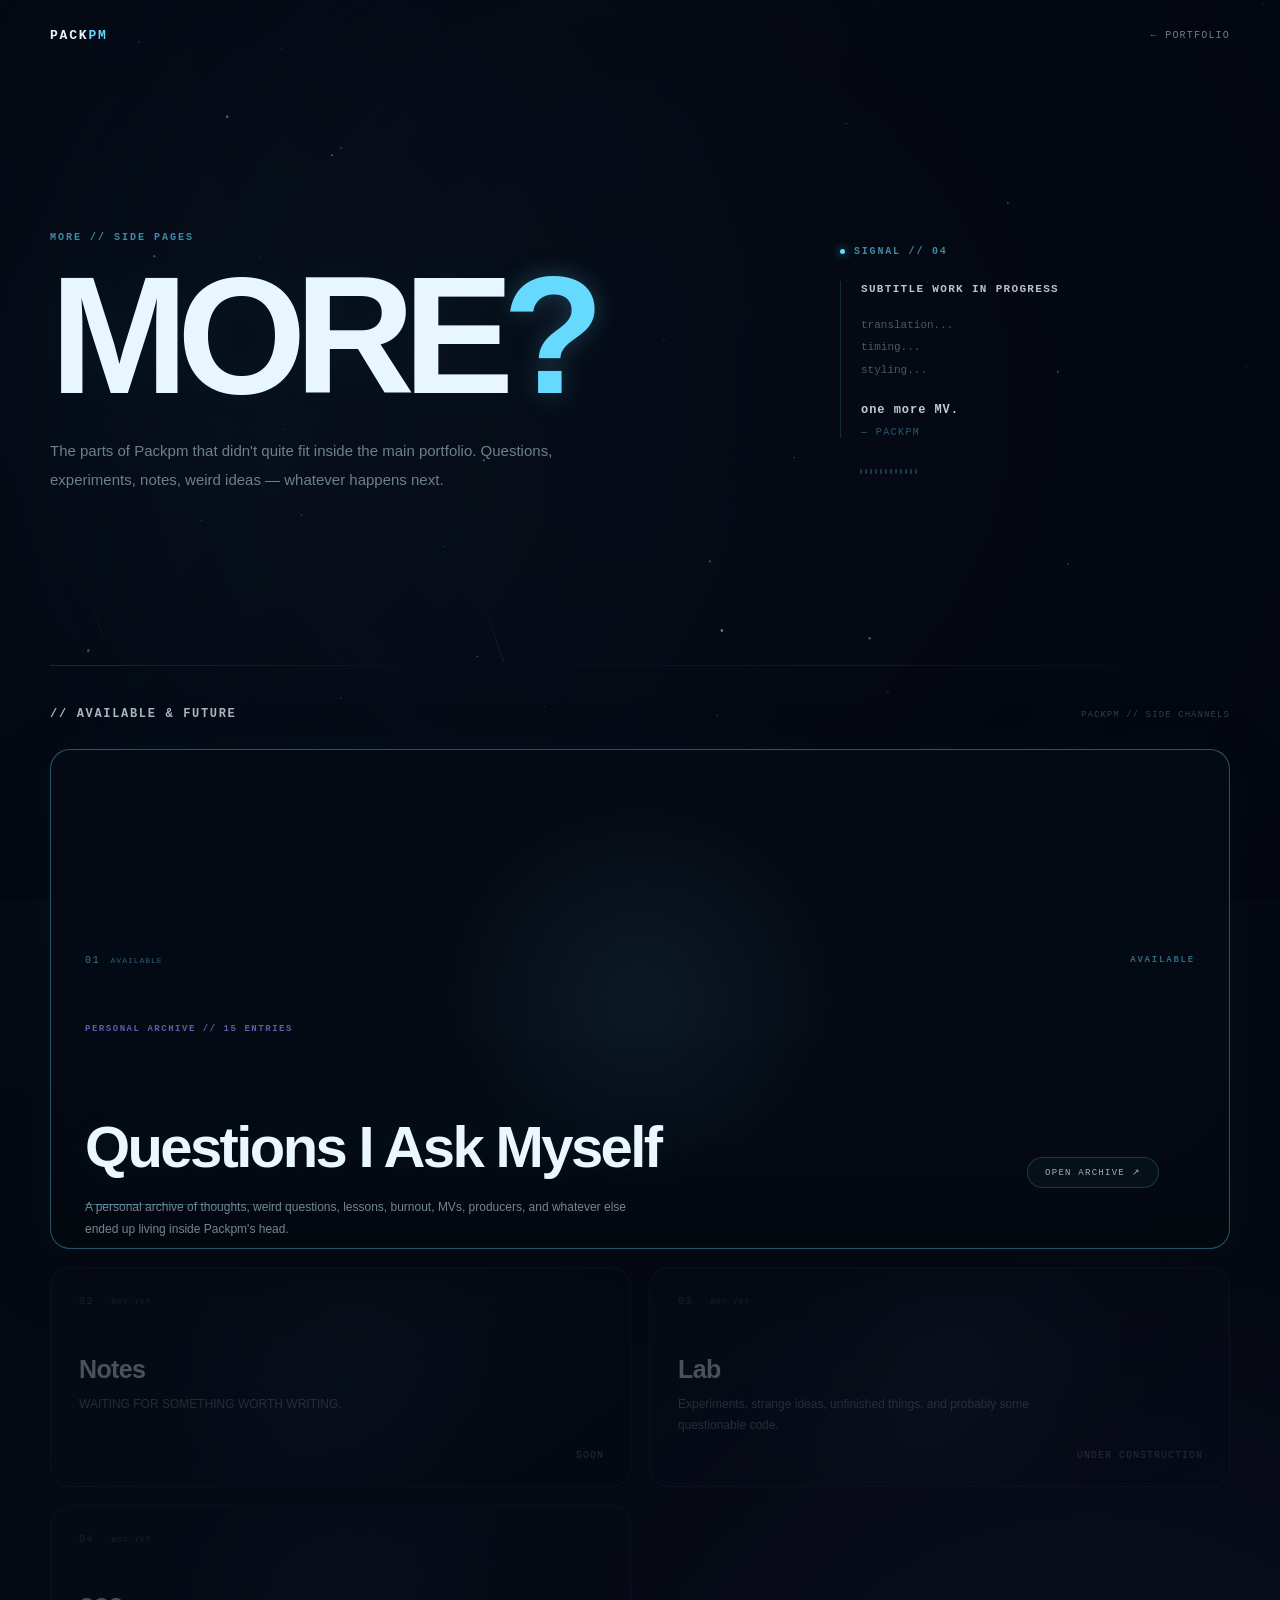
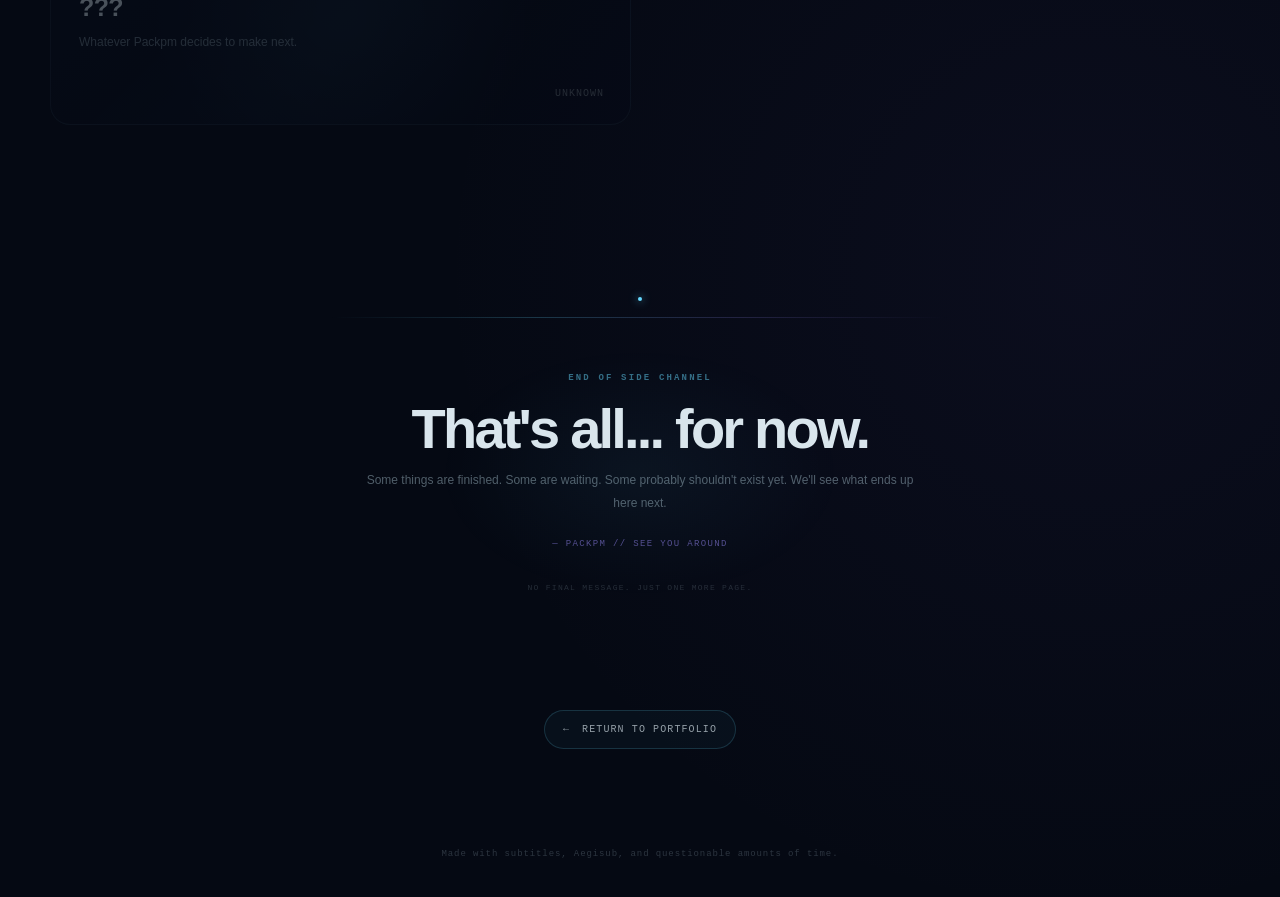
<file: more.html>
<!DOCTYPE html>
<html lang="en">
<head>
<meta charset="UTF-8">
<meta name="viewport" content="width=device-width, initial-scale=1.0">

<title>More? // Packpm</title>

<link rel="icon" type="image/png" href="assets/P.png">

<style>
/* =========================================================
   PACKPM // MORE?
   ========================================================= */

:root {
    --bg: #050913;
    --bg-soft: #08111e;

    --text: #e8f7ff;
    --muted: rgba(184, 211, 224, .58);
    --dim: rgba(184, 211, 224, .34);

    --cyan: #66d9ff;
    --cyan-soft: rgba(102, 217, 255, .18);
    --cyan-faint: rgba(102, 217, 255, .07);

    --violet: #9c8cff;
    --violet-soft: rgba(156, 140, 255, .13);

    --border: rgba(132, 193, 220, .14);
    --border-hover: rgba(102, 217, 255, .38);

    --radius: 22px;
}


/* =========================================================
   RESET
   ========================================================= */

* {
    box-sizing: border-box;
}

html {
    scroll-behavior: smooth;
}

body {
    margin: 0;
    min-height: 100vh;

    background:
        radial-gradient(
            circle at 15% 15%,
            rgba(44, 117, 160, .08),
            transparent 32%
        ),
        radial-gradient(
            circle at 85% 75%,
            rgba(93, 72, 170, .07),
            transparent 30%
        ),
        var(--bg);

    color: var(--text);

    font-family:
        Inter,
        -apple-system,
        BlinkMacSystemFont,
        "Segoe UI",
        sans-serif;

    overflow-x: hidden;
}


/* =========================================================
   SCROLLBAR
   ========================================================= */

::-webkit-scrollbar {
    width: 8px;
}

::-webkit-scrollbar-track {
    background: #030711;
}

::-webkit-scrollbar-thumb {
    border-radius: 999px;

    background:
        linear-gradient(
            180deg,
            rgba(102, 217, 255, .72),
            rgba(83, 119, 190, .65),
            rgba(156, 140, 255, .65)
        );

    box-shadow:
        0 0 8px rgba(102, 217, 255, .25);
}

::-webkit-scrollbar-thumb:hover {
    background:
        linear-gradient(
            180deg,
            rgba(102, 217, 255, .95),
            rgba(156, 140, 255, .9)
        );
}


/* =========================================================
   BACKGROUND
   ========================================================= */

#spaceField {
    position: fixed;
    inset: 0;

    width: 100%;
    height: 100%;

    z-index: -5;

    pointer-events: none;
}

.space-atmosphere {
    position: fixed;
    inset: 0;

    z-index: -4;

    pointer-events: none;

    background:
        radial-gradient(
            circle at 50% 45%,
            transparent 0%,
            rgba(2, 6, 15, .1) 45%,
            rgba(2, 6, 15, .62) 100%
        );
}



/* =========================================================
   MORE? // CINEMATIC ARRIVAL
   Plays on every normal More? page load.
   ========================================================= */

#moreIntro{
    position:fixed;
    inset:0;
    z-index:200000;
    display:grid;
    place-items:center;
    overflow:hidden;
    pointer-events:none;
    background:#02040a;
    opacity:1;
    visibility:visible;
    isolation:isolate;
    transition:opacity .42s ease, visibility .42s ease;
}

#moreIntro.done{
    opacity:0;
    visibility:hidden;
}

.more-intro-grid{
    position:absolute;
    inset:-12%;
    opacity:0;
    background:
        linear-gradient(rgba(102,217,255,.055) 1px,transparent 1px),
        linear-gradient(90deg,rgba(102,217,255,.055) 1px,transparent 1px);
    background-size:54px 54px;
    mask-image:radial-gradient(circle at center,black 0%,transparent 72%);
    -webkit-mask-image:radial-gradient(circle at center,black 0%,transparent 72%);
    animation:moreIntroGrid .95s .05s ease forwards;
}

.more-intro-bloom{
    position:absolute;
    width:min(70vw,900px);
    aspect-ratio:1;
    border-radius:50%;
    background:
        radial-gradient(circle,
            rgba(102,217,255,.15) 0%,
            rgba(102,217,255,.07) 24%,
            rgba(156,140,255,.045) 45%,
            transparent 68%);
    filter:blur(10px);
    opacity:0;
    transform:scale(.55);
    animation:moreIntroBloom 1.05s cubic-bezier(.16,1,.3,1) forwards;
}

.more-intro-sweep{
    position:absolute;
    left:-10%;
    width:120%;
    height:1px;
    top:50%;
    background:linear-gradient(90deg,transparent,rgba(102,217,255,.8),rgba(255,255,255,.35),rgba(102,217,255,.8),transparent);
    box-shadow:0 0 24px rgba(102,217,255,.22);
    opacity:0;
    transform:scaleX(.15);
    animation:moreIntroSweep .72s .18s cubic-bezier(.16,1,.3,1) forwards;
}

.more-intro-content{
    position:relative;
    z-index:2;
    width:min(900px,88vw);
    text-align:center;
    opacity:0;
    transform:translateY(18px) scale(.97);
    animation:moreIntroContent .72s .30s cubic-bezier(.16,1,.3,1) forwards;
}

.more-intro-kicker{
    color:rgba(102,217,255,.78);
    font:700 9px/1 "JetBrains Mono","SFMono-Regular",Consolas,monospace;
    letter-spacing:.28em;
    text-transform:uppercase;
}

.more-intro-main{
    margin:15px 0 13px;
    color:#edfaff;
    font-size:clamp(64px,11vw,132px);
    font-weight:800;
    line-height:.82;
    letter-spacing:-.075em;
    text-shadow:0 0 28px rgba(102,217,255,.11),0 0 70px rgba(156,140,255,.06);
}

.more-intro-sub{
    color:rgba(184,211,224,.46);
    font:600 9px/1 "JetBrains Mono","SFMono-Regular",Consolas,monospace;
    letter-spacing:.19em;
}

.more-intro-mark{
    display:inline-block;
    margin-top:22px;
    width:34px;
    height:1px;
    background:linear-gradient(90deg,transparent,rgba(102,217,255,.75),transparent);
    opacity:.7;
}

@keyframes moreIntroGrid{
    0%{opacity:0;transform:scale(1.08)}
    35%{opacity:.48}
    100%{opacity:.25;transform:scale(1)}
}
@keyframes moreIntroBloom{
    0%{opacity:0;transform:scale(.55)}
    38%{opacity:1}
    100%{opacity:.82;transform:scale(1)}
}
@keyframes moreIntroSweep{
    0%{opacity:0;transform:scaleX(.15)}
    35%{opacity:1}
    100%{opacity:.42;transform:scaleX(1)}
}
@keyframes moreIntroContent{
    0%{opacity:0;transform:translateY(18px) scale(.97);filter:blur(8px)}
    45%{opacity:1;filter:blur(0)}
    100%{opacity:1;transform:none}
}

@media (prefers-reduced-motion:reduce){
    #moreIntro{display:none}
    .more-intro-grid,.more-intro-bloom,.more-intro-sweep,.more-intro-content{animation:none!important}
}

/* =========================================================
   TOP NAV
   ========================================================= */

.topbar {
    position: relative;

    width: min(1180px, calc(100% - 48px));
    margin: 0 auto;

    padding: 28px 0;

    display: flex;
    align-items: center;
    justify-content: space-between;

    z-index: 10;
}

.brand {
    color: var(--text);

    text-decoration: none;

    font-family:
        "JetBrains Mono",
        "SFMono-Regular",
        Consolas,
        monospace;

    font-size: 13px;
    font-weight: 700;

    letter-spacing: .14em;
}

.brand span {
    color: var(--cyan);
}

.back-mini {
    color: var(--muted);

    text-decoration: none;

    font-family:
        "JetBrains Mono",
        "SFMono-Regular",
        Consolas,
        monospace;

    font-size: 10px;
    letter-spacing: .12em;

    transition:
        color .3s ease,
        transform .3s ease;
}

.back-mini:hover {
    color: var(--cyan);
    transform: translateX(-4px);
}


/* =========================================================
   MAIN
   ========================================================= */

main {
    width: min(1180px, calc(100% - 48px));
    margin: 0 auto;
}


/* =========================================================
   HERO
   ========================================================= */

.more-hero {
    min-height: 66vh;

    display: grid;
    grid-template-columns:
        minmax(0, 1.15fr)
        minmax(280px, .85fr);

    align-items: center;

    gap: 80px;

    padding:
        90px
        0
        100px;
}

.more-hero-copy {
    max-width: 720px;
}

.eyebrow {
    margin-bottom: 24px;

    color: rgba(102, 217, 255, .62);

    font-family:
        "JetBrains Mono",
        "SFMono-Regular",
        Consolas,
        monospace;

    font-size: 10px;
    font-weight: 700;

    letter-spacing: .2em;
}

.more-hero h1 {
    margin: 0;

    font-size:
        clamp(76px, 13vw, 170px);

    line-height: .82;

    letter-spacing: -.07em;

    font-weight: 800;

    color: var(--text);

    text-shadow:
        0 0 40px rgba(102, 217, 255, .04);
}

.more-hero h1 span {
    color: var(--cyan);

    text-shadow:
        0 0 24px rgba(102, 217, 255, .25);
}

.more-hero-copy > p {
    max-width: 590px;

    margin:
        34px
        0
        0;

    color: var(--muted);

    font-size: 15px;
    line-height: 1.9;
}


/* =========================================================
   QUIET SIGNAL
   ========================================================= */

.hero-signal {
    position: relative;

    width: min(390px, 100%);

    margin-left: auto;

    padding: 8px 0;

    opacity: 0;

    transform: translateY(18px);

    animation:
        signalArrival 1.2s ease forwards;

    animation-delay: .35s;
}

.signal-label {
    display: flex;
    align-items: center;
    gap: 9px;

    margin-bottom: 24px;

    color: rgba(102, 217, 255, .62);

    font-family:
        "JetBrains Mono",
        "SFMono-Regular",
        Consolas,
        monospace;

    font-size: 10px;
    font-weight: 700;

    letter-spacing: .18em;
}

.signal-label::before {
    content: "";

    width: 5px;
    height: 5px;

    flex: 0 0 auto;

    border-radius: 50%;

    background: var(--cyan);

    box-shadow:
        0 0 8px rgba(102, 217, 255, .8),
        0 0 18px rgba(102, 217, 255, .3);

    animation:
        signalPulse 2.4s ease-in-out infinite;
}

.signal-content {
    position: relative;

    padding-left: 20px;

    border-left:
        1px solid rgba(102, 217, 255, .16);
}

.signal-title {
    margin-bottom: 18px;

    color: rgba(235, 249, 255, .78);

    font-family:
        "JetBrains Mono",
        "SFMono-Regular",
        Consolas,
        monospace;

    font-size: 11px;
    font-weight: 700;

    line-height: 1.6;

    letter-spacing: .12em;
}

.signal-lines {
    display: flex;
    flex-direction: column;
    gap: 6px;

    margin-bottom: 25px;

    color: rgba(170, 198, 212, .42);

    font-family:
        "JetBrains Mono",
        "SFMono-Regular",
        Consolas,
        monospace;

    font-size: 11px;
    line-height: 1.5;
}

.signal-lines span {
    transition:
        color .35s ease,
        transform .35s ease;
}

.hero-signal:hover .signal-lines span:nth-child(1) {
    color: rgba(102, 217, 255, .7);
    transform: translateX(4px);
}

.hero-signal:hover .signal-lines span:nth-child(2) {
    color: rgba(102, 217, 255, .6);
    transform: translateX(7px);
}

.hero-signal:hover .signal-lines span:nth-child(3) {
    color: rgba(102, 217, 255, .5);
    transform: translateX(10px);
}

.signal-final {
    margin-bottom: 10px;

    color: rgba(235, 249, 255, .82);

    font-family:
        "JetBrains Mono",
        "SFMono-Regular",
        Consolas,
        monospace;

    font-size: 12px;
    font-weight: 600;

    letter-spacing: .08em;

    animation:
        signalBreath 4s ease-in-out infinite;
}

.signal-signature {
    color: rgba(102, 217, 255, .38);

    font-family:
        "JetBrains Mono",
        "SFMono-Regular",
        Consolas,
        monospace;

    font-size: 10px;

    letter-spacing: .14em;
}


/* little waveform */

.signal-wave {
    display: flex;

    align-items: center;

    gap: 3px;

    height: 18px;

    margin:
        24px
        0
        0
        20px;

    opacity: .35;
}

.signal-wave i {
    display: block;

    width: 2px;

    height: 5px;

    border-radius: 999px;

    background: rgba(102, 217, 255, .7);

    transform-origin: center;

    animation:
        signalWave 1.8s ease-in-out infinite;
}

.signal-wave i:nth-child(1)  { animation-delay: -.9s; }
.signal-wave i:nth-child(2)  { animation-delay: -.6s; }
.signal-wave i:nth-child(3)  { animation-delay: -.2s; }
.signal-wave i:nth-child(4)  { animation-delay: -.7s; }
.signal-wave i:nth-child(5)  { animation-delay: -.35s; }
.signal-wave i:nth-child(6)  { animation-delay: -.8s; }
.signal-wave i:nth-child(7)  { animation-delay: -.1s; }
.signal-wave i:nth-child(8)  { animation-delay: -.5s; }
.signal-wave i:nth-child(9)  { animation-delay: -.75s; }
.signal-wave i:nth-child(10) { animation-delay: -.3s; }
.signal-wave i:nth-child(11) { animation-delay: -.65s; }
.signal-wave i:nth-child(12) { animation-delay: -.15s; }


/* =========================================================
   SIDE PAGE GRID
   ========================================================= */

.pages-section {
    padding:
        20px
        0
        120px;
}

.section-heading {
    display: flex;
    align-items: baseline;
    justify-content: space-between;

    gap: 20px;

    margin-bottom: 28px;
}

.section-heading h2 {
    margin: 0;

    font-family:
        "JetBrains Mono",
        "SFMono-Regular",
        Consolas,
        monospace;

    font-size: 12px;

    letter-spacing: .14em;

    color: rgba(235, 249, 255, .72);
}

.section-heading span {
    color: rgba(184, 211, 224, .28);

    font-family:
        "JetBrains Mono",
        "SFMono-Regular",
        Consolas,
        monospace;

    font-size: 9px;

    letter-spacing: .12em;
}

.pages-grid {
    display: grid;

    grid-template-columns:
        repeat(2, minmax(0, 1fr));

    gap: 16px;
}


/* =========================================================
   CARDS
   ========================================================= */

.card {
    position: relative;

    min-height: 230px;

    padding: 28px;

    border:
        1px solid var(--border);

    border-radius: var(--radius);

    background:
        linear-gradient(
            145deg,
            rgba(10, 22, 37, .72),
            rgba(6, 13, 24, .58)
        );

    overflow: hidden;

    text-decoration: none;

    color: inherit;

    transition:
        transform .4s cubic-bezier(.2,.8,.2,1),
        border-color .4s ease,
        box-shadow .4s ease,
        background .4s ease;
}

.card::before {
    content: "";

    position: absolute;

    inset: 0;

    pointer-events: none;

    background:
        radial-gradient(
            280px circle at var(--mx, 50%) var(--my, 50%),
            rgba(102, 217, 255, .08),
            transparent 68%
        );

    opacity: .9;
}

.card:hover {
    transform: translateY(-6px);

    border-color: var(--border-hover);

    background:
        linear-gradient(
            145deg,
            rgba(12, 29, 47, .78),
            rgba(7, 15, 28, .68)
        );

    box-shadow:
        0 18px 50px rgba(0, 0, 0, .25),
        0 0 35px rgba(102, 217, 255, .04);
}

.card-number {
    position: relative;
    z-index: 1;

    color: rgba(102, 217, 255, .42);

    font-family:
        "JetBrains Mono",
        "SFMono-Regular",
        Consolas,
        monospace;

    font-size: 10px;

    letter-spacing: .14em;
}

.card-number::after {
    content: "";

    margin-left: 10px;

    color: rgba(102, 217, 255, .4);

    font-size: 8px;

    letter-spacing: .12em;
}

.card h3 {
    position: relative;
    z-index: 1;

    margin:
        65px
        0
        10px;

    font-size: 25px;

    letter-spacing: -.025em;
}

.card p {
    position: relative;
    z-index: 1;

    margin: 0;

    max-width: 420px;

    color: var(--muted);

    font-size: 12px;

    line-height: 1.75;
}

.card-arrow {
    position: absolute;

    right: 26px;
    bottom: 25px;

    z-index: 2;

    color: rgba(235, 249, 255, .46);

    font-family:
        "JetBrains Mono",
        "SFMono-Regular",
        Consolas,
        monospace;

    font-size: 10px;

    letter-spacing: .1em;

    transition:
        color .3s ease,
        transform .3s ease;
}

.card:hover .card-arrow {
    color: var(--cyan);
    transform: translateX(4px);
}



/* =========================================================
   Q&A CARD IMAGE // replace with assets/Questions.png
   ========================================================= */

.card.active::after{
    content:"";
    position:absolute;
    inset:0;
    z-index:0;
    pointer-events:none;
    background:
        linear-gradient(90deg,
            rgba(5,9,19,.96) 0%,
            rgba(5,9,19,.82) 42%,
            rgba(5,9,19,.48) 72%,
            rgba(5,9,19,.68) 100%
        ),
        linear-gradient(180deg,
            rgba(5,9,19,.12),
            rgba(5,9,19,.48)
        ),
        url("assets/Questions.png") center / cover no-repeat;
    opacity:.72;
    filter:saturate(.72) contrast(1.04);
    transform:scale(1.01);
    transition:opacity .5s ease, transform .8s cubic-bezier(.16,1,.3,1), filter .5s ease;
}
.card.active > *{
    position:relative;
    z-index:2;
}
.card.active:hover::after{
    opacity:.9;
    transform:scale(1.035);
    filter:saturate(.88) contrast(1.06);
}
.card.active::before{
    z-index:1;
}
.card.active .active-signal{
    z-index:3;
}

/* =========================================================
   ACTIVE Q&A CARD
   ========================================================= */

.card.active {
    grid-column: 1 / -1;

    min-height: 390px;

    padding: 36px;

    border-color:
        rgba(102, 217, 255, .3);

    background:
        radial-gradient(
            circle at 82% 20%,
            rgba(102, 217, 255, .09),
            transparent 35%
        ),
        linear-gradient(
            145deg,
            rgba(10, 28, 46, .8),
            rgba(6, 13, 24, .7)
        );

    box-shadow:
        inset 0 0 50px rgba(102, 217, 255, .025);
}

.card.active h3 {
    margin-top: 85px;

    font-size:
        clamp(34px, 5vw, 58px);

    letter-spacing: -.045em;
}

.card.active .card-arrow {
    right: 36px;
    bottom: 32px;

    padding:
        9px
        14px;

    border:
        1px solid rgba(102, 217, 255, .2);

    border-radius: 999px;

    background:
        rgba(102, 217, 255, .04);
}

.card.active .card-number::after {
    content: "AVAILABLE";
}

.active-signal {
    position: absolute;

    top: 35px;
    right: 36px;

    width: 6px;
    height: 6px;

    border-radius: 50%;

    background: var(--cyan);

    box-shadow:
        0 0 10px rgba(102, 217, 255, .8),
        0 0 22px rgba(102, 217, 255, .22);

    animation:
        signalPulse 2.4s ease-in-out infinite;
}


/* disabled cards */

.card.disabled {
    cursor: default;

    opacity: .42;

    min-height: 190px;
}

.card.disabled:hover {
    transform: none;

    border-color: var(--border);

    box-shadow: none;
}

.card.disabled h3 {
    margin-top: 48px;
}

.card.disabled .card-number::after {
    content: "NOT YET";
}


/* =========================================================
   RETURN
   ========================================================= */

.return-area {
    display: flex;
    justify-content: center;

    padding:
        0
        0
        100px;
}

.return-button {
    display: inline-flex;
    align-items: center;
    gap: 12px;

    padding:
        13px
        18px;

    border:
        1px solid rgba(102, 217, 255, .17);

    border-radius: 999px;

    background:
        rgba(102, 217, 255, .035);

    color: rgba(235, 249, 255, .62);

    text-decoration: none;

    font-family:
        "JetBrains Mono",
        "SFMono-Regular",
        Consolas,
        monospace;

    font-size: 10px;

    letter-spacing: .11em;

    transition:
        color .3s ease,
        border-color .3s ease,
        background .3s ease,
        transform .3s ease;
}

.return-button:hover {
    color: var(--cyan);

    border-color:
        rgba(102, 217, 255, .38);

    background:
        rgba(102, 217, 255, .07);

    transform: translateY(-2px);
}



/* =========================================================
   MORE // OUTRO
   ========================================================= */

.more-outro{
    position:relative;
    width:min(760px, 100%);
    margin:0 auto;
    padding:96px 24px 118px;
    text-align:center;
    overflow:hidden;
}
.more-outro::before{
    content:"";
    position:absolute;
    left:50%;
    top:18px;
    width:min(520px, 82%);
    height:1px;
    transform:translateX(-50%);
    background:linear-gradient(90deg,transparent,rgba(102,217,255,.28),rgba(156,140,255,.2),transparent);
}
.more-outro::after{
    content:"";
    position:absolute;
    left:50%;
    top:0;
    width:280px;
    height:180px;
    transform:translateX(-50%);
    background:radial-gradient(ellipse,rgba(102,217,255,.055),transparent 68%);
    pointer-events:none;
}
.more-outro-label{
    position:relative;
    z-index:1;
    color:rgba(102,217,255,.5);
    font-family:"JetBrains Mono","SFMono-Regular",Consolas,monospace;
    font-size:9px;
    font-weight:700;
    letter-spacing:.24em;
    text-transform:uppercase;
}
.more-outro h2{
    position:relative;
    z-index:1;
    margin:18px 0 14px;
    color:rgba(235,249,255,.9);
    font-size:clamp(28px,5vw,48px);
    line-height:1;
    letter-spacing:-.045em;
}
.more-outro p{
    position:relative;
    z-index:1;
    max-width:540px;
    margin:0 auto;
    color:rgba(184,211,224,.42);
    font-size:12px;
    line-height:1.85;
}
.more-outro-signature{
    position:relative;
    z-index:1;
    margin-top:22px;
    color:rgba(156,140,255,.48);
    font-family:"JetBrains Mono","SFMono-Regular",Consolas,monospace;
    font-size:9px;
    letter-spacing:.16em;
}

/* =========================================================
   Q&A OPEN TRANSITION
   ========================================================= */

#qaTransition{
    position:fixed;
    inset:0;
    z-index:1000;
    display:grid;
    place-items:center;
    pointer-events:none;
    background:#030711;
    opacity:0;
    visibility:hidden;
    overflow:hidden;
}
#qaTransition.active{
    opacity:1;
    visibility:visible;
}
#qaTransition::before{
    content:"";
    position:absolute;
    inset:-20%;
    background:
        radial-gradient(ellipse at 50% 50%,rgba(102,217,255,.075),transparent 32%),
        radial-gradient(ellipse at 50% 50%,rgba(156,140,255,.055),transparent 62%);
    transform:scale(.7);
    opacity:0;
    animation:qaAtmosphere 1s cubic-bezier(.16,1,.3,1) forwards;
}
.qa-transition-noise{
    position:absolute;
    inset:0;
    opacity:0;
    background:
        repeating-linear-gradient(0deg,rgba(255,255,255,.018) 0,rgba(255,255,255,.018) 1px,transparent 1px,transparent 4px);
    mix-blend-mode:screen;
    animation:qaNoise .8s ease forwards;
}
.qa-transition-text{
    position:relative;
    z-index:2;
    display:flex;
    flex-direction:column;
    align-items:center;
    text-align:center;
    opacity:0;
    transform:translateY(22px) scale(.94);
    animation:qaCoreIn .78s .08s cubic-bezier(.16,1,.3,1) forwards;
}
.qa-transition-small,
.qa-transition-sub{
    font-family:"JetBrains Mono","SFMono-Regular",Consolas,monospace;
    font-size:9px;
    letter-spacing:.22em;
}
.qa-transition-small{color:rgba(102,217,255,.62);margin-bottom:13px}
.qa-transition-main{
    color:#e8f7ff;
    font-size:clamp(48px,11vw,100px);
    font-weight:800;
    line-height:.85;
    letter-spacing:-.075em;
    text-shadow:0 0 28px rgba(102,217,255,.18),0 0 70px rgba(156,140,255,.08);
}
.qa-transition-sub{margin-top:16px;color:rgba(184,211,224,.42)}

@keyframes qaAtmosphere{
    0%{opacity:0;transform:scale(.7)}
    35%{opacity:1}
    100%{opacity:1;transform:scale(1.12)}
}
@keyframes qaNoise{
    0%{opacity:0}
    35%{opacity:.5}
    100%{opacity:.14}
}
@keyframes qaCoreIn{
    0%{opacity:0;transform:translateY(24px) scale(.9);filter:blur(8px)}
    55%{opacity:1;transform:translateY(-2px) scale(1.015);filter:blur(0)}
    100%{opacity:1;transform:translateY(0) scale(1);filter:blur(0)}
}

@media(max-width:760px){
    .more-outro{padding:72px 12px 88px}
    .card.active::after{
        background:
            linear-gradient(90deg,rgba(5,9,19,.9),rgba(5,9,19,.58)),
            linear-gradient(180deg,rgba(5,9,19,.1),rgba(5,9,19,.55)),
            url("assets/Questions.png") center / cover no-repeat;
    }
}
@media(prefers-reduced-motion:reduce){
    #qaTransition::before,.qa-transition-noise,.qa-transition-text{animation:none}
    #qaTransition::before{opacity:1;transform:none}
    .qa-transition-text{opacity:1;transform:none}
    .card.active::after{transition:none}
}

/* =========================================================
   RETURN TRANSITION
   ========================================================= */

#returnTransition {
    position: fixed;

    inset: 0;

    z-index: 100;

    display: flex;
    align-items: center;
    justify-content: center;

    background:
        #030711;

    opacity: 0;

    visibility: hidden;

    pointer-events: none;

    transition:
        opacity .8s ease,
        visibility .8s ease;
}

#returnTransition.active {
    opacity: 1;
    visibility: visible;
}

.return-transition-text {
    text-align: center;

    font-family:
        "JetBrains Mono",
        "SFMono-Regular",
        Consolas,
        monospace;
}

.return-transition-small {
    margin-bottom: 12px;

    color: rgba(102, 217, 255, .55);

    font-size: 10px;

    letter-spacing: .2em;
}

.return-transition-main {
    color: var(--text);

    font-size:
        clamp(24px, 5vw, 46px);

    font-weight: 700;

    letter-spacing: -.04em;
}

.return-transition-sub {
    margin-top: 10px;

    color: rgba(184, 211, 224, .34);

    font-size: 9px;

    letter-spacing: .16em;
}


/* =========================================================
   FOOTER
   ========================================================= */

footer {
    padding:
        0
        0
        38px;

    text-align: center;

    color: rgba(184, 211, 224, .22);

    font-family:
        "JetBrains Mono",
        "SFMono-Regular",
        Consolas,
        monospace;

    font-size: 9px;

    letter-spacing: .1em;
}


/* =========================================================
   ANIMATIONS
   ========================================================= */

@keyframes signalArrival {
    from {
        opacity: 0;
        transform: translateY(18px);
    }

    to {
        opacity: 1;
        transform: translateY(0);
    }
}

@keyframes signalPulse {
    0%,
    100% {
        opacity: .35;
        transform: scale(.85);
    }

    50% {
        opacity: 1;
        transform: scale(1.15);
    }
}

@keyframes signalBreath {
    0%,
    100% {
        opacity: .62;
    }

    50% {
        opacity: 1;
    }
}

@keyframes signalWave {
    0%,
    100% {
        height: 4px;
        opacity: .35;
    }

    50% {
        height: 15px;
        opacity: .85;
    }
}


/* =========================================================
   MOBILE
   ========================================================= */

@media (max-width: 760px) {

    .topbar,
    main {
        width: min(100% - 32px, 1180px);
    }

    .more-hero {
        min-height: auto;

        grid-template-columns: 1fr;

        gap: 20px;

        padding:
            70px
            0
            80px;
    }

    .more-hero h1 {
        font-size: clamp(72px, 23vw, 120px);
    }

    .more-hero-copy > p {
        font-size: 14px;
    }

    .hero-signal {
        width: 100%;

        margin:
            28px
            0
            0;

        padding: 0;
    }

    .signal-content {
        padding-left: 16px;
    }

    .signal-wave {
        margin-left: 16px;
    }

    .pages-grid {
        grid-template-columns: 1fr;
    }

    .card.active {
        grid-column: auto;

        min-height: 320px;

        padding: 28px;
    }

    .card.active h3 {
        margin-top: 65px;
    }

    .active-signal {
        top: 28px;
        right: 28px;
    }

    .card.active .card-arrow {
        right: 28px;
        bottom: 25px;
    }
}



/* =========================================================
   PACKPM // MORE RENOVATION
   Featured archive + quieter atmosphere + cinematic Q&A open
   ========================================================= */

.pages-section{
    position:relative;
    padding-top:42px;
}

.pages-section::before{
    content:"";
    position:absolute;
    left:0;
    right:0;
    top:0;
    height:1px;
    background:linear-gradient(90deg,rgba(102,217,255,.24),transparent 35%,rgba(156,140,255,.16) 68%,transparent);
    opacity:.7;
}

.pages-grid{
    grid-template-columns:repeat(2,minmax(0,1fr));
    gap:18px;
}

.card{
    border-radius:20px;
}

.card.active.qa-card{
    isolation:isolate;
    min-height:500px;
    padding:0;
    border-color:rgba(102,217,255,.34);
    background:#050b15;
    box-shadow:
        inset 0 0 0 1px rgba(255,255,255,.015),
        inset 0 -80px 120px rgba(0,0,0,.28),
        0 24px 70px rgba(0,0,0,.24),
        0 0 42px rgba(102,217,255,.045);
    transition:
        transform .6s cubic-bezier(.16,1,.3,1),
        border-color .5s ease,
        box-shadow .6s ease;
}

.card.active.qa-card:hover{
    transform:translateY(-8px);
    border-color:rgba(102,217,255,.55);
    box-shadow:
        inset 0 0 0 1px rgba(255,255,255,.02),
        inset 0 -80px 120px rgba(0,0,0,.22),
        0 30px 80px rgba(0,0,0,.3),
        0 0 58px rgba(102,217,255,.075);
}

.qa-card-image,
.qa-card-vignette,
.qa-card-scan{
    position:absolute;
    inset:0;
    pointer-events:none;
}

.qa-card-image{
    z-index:-3;
    background:
        url("assets/Questions.png") center 38% / cover no-repeat;
    opacity:.58;
    filter:saturate(.72) contrast(1.05) brightness(.76);
    transform:scale(1.015);
    transition:transform 1.1s cubic-bezier(.16,1,.3,1),opacity .7s ease,filter .7s ease;
}

.qa-card:hover .qa-card-image{
    opacity:.72;
    filter:saturate(.9) contrast(1.06) brightness(.82);
    transform:scale(1.045);
}

.qa-card-vignette{
    z-index:-2;
    background:
        linear-gradient(90deg,
            rgba(3,7,15,.96) 0%,
            rgba(3,7,15,.86) 30%,
            rgba(3,7,15,.5) 58%,
            rgba(3,7,15,.5) 100%),
        linear-gradient(180deg,
            rgba(3,7,15,.2) 0%,
            rgba(3,7,15,.12) 35%,
            rgba(3,7,15,.72) 100%);
}

.qa-card-scan{
    z-index:1;
    inset:auto 0 0;
    height:34%;
    opacity:.28;
    background:repeating-linear-gradient(0deg,transparent 0,transparent 6px,rgba(102,217,255,.02) 7px,transparent 8px);
    mask-image:linear-gradient(to top,black,transparent 100%);
}

.qa-card .card-topline,
.qa-card .qa-card-content,
.qa-card .qa-card-meta{
    position:relative;
    z-index:3;
}

.qa-card .card-topline{
    display:flex;
    align-items:center;
    gap:12px;
    justify-content:space-between;
    padding:30px 34px 0;
}

.qa-card .card-number{
    color:rgba(102,217,255,.5);
    letter-spacing:.18em;
}

.qa-availability{
    color:rgba(102,217,255,.46);
    font:700 9px/1 "JetBrains Mono","SFMono-Regular",Consolas,monospace;
    letter-spacing:.2em;
}

.qa-card-content{
    max-width:760px;
    padding:58px 34px 118px;
}

.qa-kicker{
    margin-bottom:18px;
    color:rgba(156,140,255,.62);
    font:700 9px/1.3 "JetBrains Mono","SFMono-Regular",Consolas,monospace;
    letter-spacing:.17em;
}

.qa-card h3{
    margin:0;
    max-width:760px;
    color:#eaf7ff;
    font-size:clamp(44px,6vw,84px);
    line-height:.92;
    letter-spacing:-.06em;
    text-wrap:balance;
    text-shadow:0 0 30px rgba(102,217,255,.08);
}

.qa-title-break{display:block}

.qa-card p{
    margin-top:25px;
    max-width:590px;
    color:rgba(184,211,224,.62);
    font-size:13px;
    line-height:1.85;
}

.qa-card-meta{
    position:absolute !important;
    left:34px;
    right:34px;
    bottom:30px;
    display:flex;
    align-items:center;
    justify-content:space-between;
    gap:20px;
}

.qa-meta-line{
    display:block;
    width:min(40%,260px);
    height:1px;
    background:linear-gradient(90deg,rgba(102,217,255,.42),transparent);
    box-shadow:0 0 16px rgba(102,217,255,.08);
}

.qa-card .card-arrow{
    position:relative;
    right:auto;
    bottom:auto;
    display:inline-flex;
    align-items:center;
    gap:8px;
    padding:10px 13px;
    border:1px solid rgba(102,217,255,.22);
    border-radius:999px;
    background:rgba(5,11,21,.52);
    backdrop-filter:blur(8px);
    color:rgba(235,249,255,.68);
    font-size:9px;
    letter-spacing:.14em;
    transition:color .35s ease,border-color .35s ease,background .35s ease,transform .35s ease;
}

.qa-card:hover .card-arrow{
    color:#fff;
    border-color:rgba(102,217,255,.48);
    background:rgba(7,16,29,.72);
    transform:translate(2px,-2px);
}

.qa-card .active-signal{
    top:72px;
    right:34px;
    z-index:4;
}

.card.disabled{
    min-height:220px;
    opacity:.3;
    background:linear-gradient(145deg,rgba(10,22,37,.52),rgba(6,13,24,.42));
}

.card.disabled::after{content:"";position:absolute;inset:0;pointer-events:none;background:linear-gradient(135deg,transparent 30%,rgba(102,217,255,.018),transparent 75%);}

/* -------------------------
   MORE OUTRO
   ------------------------- */

.more-outro{
    position:relative;
    width:min(820px,100%);
    min-height:360px;
    margin:18px auto 0;
    padding:110px 24px 118px;
    display:flex;
    flex-direction:column;
    align-items:center;
    justify-content:center;
    text-align:center;
    overflow:hidden;
}

.more-outro::before{
    content:"";
    position:absolute;
    left:50%;
    top:54px;
    width:min(620px,90%);
    height:1px;
    transform:translateX(-50%);
    background:linear-gradient(90deg,transparent,rgba(102,217,255,.22),rgba(156,140,255,.18),transparent);
}

.more-outro::after{
    content:"";
    position:absolute;
    left:50%;
    top:80px;
    width:420px;
    height:260px;
    transform:translateX(-50%);
    background:radial-gradient(ellipse,rgba(102,217,255,.052),transparent 68%);
    pointer-events:none;
}

.more-outro-orbit{
    position:absolute;
    left:50%;
    top:34px;
    width:4px;
    height:4px;
    transform:translateX(-50%);
    border-radius:50%;
    background:var(--cyan);
    box-shadow:0 0 8px rgba(102,217,255,.9),0 0 24px rgba(102,217,255,.32);
    animation:outroPulse 2.8s ease-in-out infinite;
}

.more-outro-label,
.more-outro-signature,
.more-outro-note{position:relative;z-index:2;font-family:"JetBrains Mono","SFMono-Regular",Consolas,monospace;}

.more-outro-label{color:rgba(102,217,255,.48);font-size:9px;font-weight:700;letter-spacing:.24em;}
.more-outro h2{position:relative;z-index:2;margin:18px 0 12px;color:rgba(235,249,255,.92);font-size:clamp(34px,5.2vw,56px);line-height:1;letter-spacing:-.05em;}
.more-outro p{position:relative;z-index:2;max-width:570px;margin:0 auto;color:rgba(184,211,224,.42);font-size:12px;line-height:1.9;}
.more-outro-signature{margin-top:24px;color:rgba(156,140,255,.52);font-size:9px;letter-spacing:.15em;}
.more-outro-note{margin-top:34px;color:rgba(184,211,224,.18);font-size:8px;letter-spacing:.16em;}

@keyframes outroPulse{0%,100%{opacity:.45;transform:translateX(-50%) scale(.85)}50%{opacity:1;transform:translateX(-50%) scale(1.18)}}

/* -------------------------
   Q&A OPEN TRANSITION
   ------------------------- */

#qaTransition{
    position:fixed;
    inset:0;
    z-index:100000;
    display:grid;
    place-items:center;
    pointer-events:none;
    background:#02050c;
    opacity:0;
    visibility:hidden;
    overflow:hidden;
}

#qaTransition.active{opacity:1;visibility:visible;}

.qa-transition-grid,
.qa-transition-glow{
    position:absolute;
    inset:0;
    pointer-events:none;
}

.qa-transition-grid{
    opacity:0;
    background:
        linear-gradient(rgba(102,217,255,.055) 1px,transparent 1px),
        linear-gradient(90deg,rgba(102,217,255,.055) 1px,transparent 1px);
    background-size:56px 56px;
    mask-image:radial-gradient(circle at center,black 0%,transparent 72%);
    animation:qaGridIn 1.18s ease forwards;
}

.qa-transition-glow{
    opacity:0;
    background:
        radial-gradient(ellipse at 50% 50%,rgba(102,217,255,.12),transparent 30%),
        radial-gradient(ellipse at 50% 52%,rgba(156,140,255,.08),transparent 58%);
    transform:scale(.72);
    animation:qaGlowIn 1.18s cubic-bezier(.16,1,.3,1) forwards;
}

.qa-transition-archive{
    position:absolute;
    width:min(860px,82vw);
    aspect-ratio:1.85 / 1;
    border:1px solid rgba(102,217,255,.24);
    border-radius:22px;
    background:rgba(4,10,18,.58);
    box-shadow:0 0 0 1px rgba(255,255,255,.012),0 20px 90px rgba(0,0,0,.32),0 0 60px rgba(102,217,255,.045);
    overflow:hidden;
    opacity:0;
    transform:translateY(18px) scale(.88);
    animation:qaArchiveOpen 1.05s cubic-bezier(.16,1,.3,1) forwards;
}

.qa-archive-image{position:absolute;inset:0;background:linear-gradient(90deg,rgba(2,6,12,.9),rgba(2,6,12,.42)),url("assets/Questions.png") center/cover no-repeat;opacity:.48;filter:saturate(.72) brightness(.72);}
.qa-archive-image::after{content:"";position:absolute;inset:0;background:linear-gradient(180deg,transparent 35%,rgba(2,6,12,.78));}
.qa-archive-top,.qa-archive-bottom{position:absolute;left:22px;right:22px;z-index:2;display:flex;justify-content:space-between;gap:20px;font:700 8px/1 "JetBrains Mono","SFMono-Regular",Consolas,monospace;letter-spacing:.17em;}
.qa-archive-top{top:20px;color:rgba(102,217,255,.5)}
.qa-archive-bottom{bottom:20px;color:rgba(235,249,255,.42)}

.qa-transition-text{
    position:relative;
    z-index:5;
    max-width:min(820px,88vw);
    display:flex;
    flex-direction:column;
    align-items:center;
    text-align:center;
    opacity:0;
    transform:translateY(24px) scale(.95);
    animation:qaCoreIn 1.1s .18s cubic-bezier(.16,1,.3,1) forwards;
}

.qa-transition-small,
.qa-transition-sub,
.qa-transition-signature{font-family:"JetBrains Mono","SFMono-Regular",Consolas,monospace;}
.qa-transition-small{color:rgba(102,217,255,.68);font-size:9px;letter-spacing:.28em;margin-bottom:18px;}
.qa-transition-main{max-width:760px;color:#edfaff;font-size:clamp(42px,7vw,82px);font-weight:800;line-height:.92;letter-spacing:-.065em;text-shadow:0 0 30px rgba(102,217,255,.15),0 0 80px rgba(156,140,255,.08);text-wrap:balance;}
.qa-transition-sub{margin-top:18px;color:rgba(184,211,224,.46);font-size:9px;letter-spacing:.21em;}
.qa-transition-sub::after{content:"";display:block;width:48px;height:1px;margin:18px auto 0;background:linear-gradient(90deg,transparent,rgba(102,217,255,.7),transparent);}
.qa-transition-signature{margin-top:18px;color:rgba(156,140,255,.3);font-size:8px;letter-spacing:.15em;opacity:0;animation:qaSignatureIn .55s .72s ease forwards;}

@keyframes qaGridIn{0%{opacity:0;transform:scale(1.06)}35%{opacity:.9}100%{opacity:.35;transform:scale(1)}}
@keyframes qaGlowIn{0%{opacity:0;transform:scale(.72)}30%{opacity:1}100%{opacity:1;transform:scale(1.15)}}
@keyframes qaArchiveOpen{0%{opacity:0;transform:translateY(18px) scale(.88);filter:blur(8px)}28%{opacity:1}58%{transform:translateY(-2px) scale(1.02);filter:blur(0)}100%{opacity:.3;transform:translateY(-5px) scale(1.16)}}
@keyframes qaCoreIn{0%{opacity:0;transform:translateY(24px) scale(.92);filter:blur(10px)}48%{opacity:1;transform:translateY(-2px) scale(1.01);filter:blur(0)}100%{opacity:1;transform:translateY(0) scale(1);filter:blur(0)}}
@keyframes qaSignatureIn{from{opacity:0;transform:translateY(4px)}to{opacity:1;transform:translateY(0)}}

@media (max-width:760px){
    .pages-section{padding-top:32px}
    .pages-grid{grid-template-columns:1fr}
    .card.active.qa-card{min-height:470px}
    .qa-card .card-topline{padding:24px 24px 0}
    .qa-card-content{padding:54px 24px 122px}
    .qa-card h3{font-size:clamp(42px,13vw,68px)}
    .qa-card p{font-size:12px;max-width:480px}
    .qa-card-meta{left:24px;right:24px;bottom:24px}
    .qa-card .active-signal{top:58px;right:24px}
    .qa-title-break{display:none}
    .qa-transition-archive{width:90vw;aspect-ratio:1 / 1.15;border-radius:18px}
    .qa-transition-main{max-width:88vw;font-size:clamp(34px,10vw,58px)}
    .qa-transition-signature{font-size:7px;letter-spacing:.11em}
    .more-outro{min-height:310px;padding:90px 18px 96px}
}

@media (prefers-reduced-motion:reduce){
    .more-outro-orbit,.qa-transition-grid,.qa-transition-glow,.qa-transition-archive,.qa-transition-text,.qa-transition-signature{animation:none}
    .qa-transition-grid{opacity:.35}
    .qa-transition-glow{opacity:1;transform:none}
    .qa-transition-archive{opacity:.25;transform:none}
    .qa-transition-text,.qa-transition-signature{opacity:1;transform:none}
}

/* =========================================================
   REDUCED MOTION
   ========================================================= */

@media (prefers-reduced-motion: reduce) {

    html {
        scroll-behavior: auto;
    }

    .hero-signal,
    .signal-label::before,
    .signal-final,
    .signal-wave i,
    .active-signal {
        animation: none;
    }

    .hero-signal {
        opacity: 1;
        transform: none;
    }
}
<style id="packpm-more-final-transition-fix">
/* =========================================================
   PACKPM // FINAL MORE TRANSITION FIX
   ========================================================= */

/* The Q&A card is a featured destination, not a giant text block. */
.card.active.qa-card{
    min-height:500px;
    overflow:hidden;
}
.qa-card-content{
    width:min(760px,calc(100% - 68px));
    max-width:760px;
    padding:58px 0 118px;
}
.qa-card h3{
    width:100%;
    max-width:680px;
    font-size:clamp(42px,5.15vw,72px);
    line-height:.9;
    letter-spacing:-.065em;
    text-wrap:balance;
}
.qa-title-break{display:block}
.qa-card p{
    max-width:560px;
    margin-top:24px;
    font-size:12px;
    line-height:1.8;
}
.qa-card-meta{
    left:34px;
    right:34px;
    bottom:28px;
}
.qa-card .card-arrow{
    white-space:nowrap;
    min-width:132px;
    justify-content:center;
}

/* -------------------------
   Q&A OPENING // ARCHIVE ENTRY
   ------------------------- */
#qaTransition{
    position:fixed;
    inset:0;
    z-index:10000;
    display:grid;
    place-items:center;
    pointer-events:none;
    background:#02050b;
    opacity:0;
    visibility:hidden;
    overflow:hidden;
    isolation:isolate;
}
#qaTransition.active{
    opacity:1;
    visibility:visible;
}
#qaTransition::before{
    content:"";
    position:absolute;
    inset:-25%;
    background:
        radial-gradient(circle at 50% 50%,rgba(103,232,249,.18),transparent 20%),
        radial-gradient(circle at 50% 50%,rgba(167,139,250,.13),transparent 46%),
        linear-gradient(180deg,#02050b 0%,#050814 100%);
    opacity:0;
    transform:scale(.55);
}
#qaTransition::after{
    content:"";
    position:absolute;
    inset:-12%;
    background:
        linear-gradient(rgba(103,232,249,.065) 1px,transparent 1px),
        linear-gradient(90deg,rgba(103,232,249,.065) 1px,transparent 1px);
    background-size:44px 44px;
    opacity:0;
    transform:scale(1.22);
    mask-image:radial-gradient(circle at center,#000 0%,transparent 72%);
    -webkit-mask-image:radial-gradient(circle at center,#000 0%,transparent 72%);
}
#qaTransition.active::before{animation:qaFinalBloom 1.55s cubic-bezier(.16,1,.3,1) forwards}
#qaTransition.active::after{animation:qaFinalGrid 1.55s cubic-bezier(.16,1,.3,1) forwards}

.qa-transition-grid,
.qa-transition-glow{display:none}
.qa-transition-archive{
    position:absolute;
    z-index:2;
    width:min(760px,82vw);
    height:min(430px,56vh);
    border:1px solid rgba(103,232,249,.28);
    background:
        linear-gradient(180deg,rgba(5,12,22,.08),rgba(3,7,14,.78)),
        url("assets/Questions.png") center / cover no-repeat;
    box-shadow:
        0 0 0 1px rgba(255,255,255,.015),
        0 0 80px rgba(103,232,249,.08),
        inset 0 0 80px rgba(0,0,0,.48);
    opacity:0;
    transform:scale(.42) translateY(18px);
    clip-path:inset(18% 28% 18% 28% round 22px);
    overflow:hidden;
}
#qaTransition.active .qa-transition-archive{
    animation:qaArchiveOpen 1.15s .05s cubic-bezier(.16,1,.3,1) forwards;
}
.qa-transition-archive::after{
    content:"";
    position:absolute;
    inset:0;
    background:
        linear-gradient(90deg,rgba(2,6,12,.82),rgba(2,6,12,.3) 55%,rgba(2,6,12,.72)),
        linear-gradient(180deg,rgba(2,6,12,.15),rgba(2,6,12,.78));
}
.qa-archive-top,
.qa-archive-bottom{
    position:absolute;
    left:22px;
    right:22px;
    z-index:2;
    display:flex;
    justify-content:space-between;
    gap:16px;
    font:700 8px/1 "JetBrains Mono","SFMono-Regular",Consolas,monospace;
    letter-spacing:.18em;
    color:rgba(210,239,248,.52);
    text-transform:uppercase;
}
.qa-archive-top{top:20px}
.qa-archive-bottom{bottom:20px;color:rgba(103,232,249,.58)}
.qa-archive-image{display:none}

.qa-transition-text{
    position:relative;
    z-index:4;
    display:flex;
    flex-direction:column;
    align-items:center;
    text-align:center;
    gap:12px;
    opacity:0;
    transform:translateY(24px) scale(.94);
    pointer-events:none;
}
#qaTransition.active .qa-transition-text{
    animation:qaFinalTextIn .82s .72s cubic-bezier(.16,1,.3,1) forwards;
}
.qa-transition-small,
.qa-transition-sub,
.qa-transition-signature{
    font-family:"JetBrains Mono","SFMono-Regular",Consolas,monospace;
    text-transform:uppercase;
}
.qa-transition-small{
    color:rgba(103,232,249,.72);
    font-size:9px;
    font-weight:700;
    letter-spacing:.34em;
}
.qa-transition-main{
    max-width:min(900px,88vw);
    color:#eefaff;
    font-size:clamp(38px,7vw,78px);
    font-weight:800;
    line-height:.9;
    letter-spacing:-.065em;
    text-shadow:0 0 28px rgba(103,232,249,.18),0 0 70px rgba(167,139,250,.1);
}
.qa-transition-sub{
    color:rgba(196,181,253,.72);
    font-size:9px;
    letter-spacing:.24em;
}
.qa-transition-signature{
    margin-top:22px;
    color:rgba(184,211,224,.28);
    font-size:8px;
    letter-spacing:.16em;
}

@keyframes qaFinalBloom{
    0%{opacity:0;transform:scale(.55)}
    28%{opacity:1}
    100%{opacity:1;transform:scale(1.08)}
}
@keyframes qaFinalGrid{
    0%{opacity:0;transform:scale(1.22)}
    35%{opacity:.7}
    100%{opacity:.2;transform:scale(1)}
}
@keyframes qaArchiveOpen{
    0%{opacity:0;transform:scale(.42) translateY(18px);clip-path:inset(18% 28% 18% 28% round 22px);filter:blur(10px)}
    38%{opacity:1;filter:blur(0)}
    72%{transform:scale(1.02) translateY(-2px);clip-path:inset(0 round 22px)}
    100%{opacity:.22;transform:scale(1.08) translateY(-5px);clip-path:inset(0 round 22px)}
}
@keyframes qaFinalTextIn{
    0%{opacity:0;transform:translateY(24px) scale(.94);filter:blur(9px)}
    58%{opacity:1;transform:translateY(-2px) scale(1.01);filter:blur(0)}
    100%{opacity:1;transform:none;filter:none}
}
body.qa-leaving .page,
body.qa-leaving main{
    animation:qaMorePageOut 1.02s cubic-bezier(.7,0,.84,0) forwards;
}
@keyframes qaMorePageOut{
    0%{opacity:1;transform:scale(1) translateY(0);filter:blur(0)}
    100%{opacity:0;transform:scale(.975) translateY(-16px);filter:blur(7px)}
}

/* -------------------------
   RETURN TO PORTFOLIO
   ------------------------- */
#returnTransition{
    position:fixed;
    inset:0;
    z-index:10000;
    display:grid;
    place-items:center;
    pointer-events:none;
    background:#02050b;
    opacity:0;
    visibility:hidden;
    overflow:hidden;
    isolation:isolate;
}
#returnTransition.active{
    opacity:1;
    visibility:visible;
}
.return-transition-grid{
    position:absolute;
    inset:-15%;
    background:
        linear-gradient(rgba(103,232,249,.05) 1px,transparent 1px),
        linear-gradient(90deg,rgba(103,232,249,.05) 1px,transparent 1px);
    background-size:48px 48px;
    mask-image:radial-gradient(circle at center,#000 0%,transparent 76%);
    -webkit-mask-image:radial-gradient(circle at center,#000 0%,transparent 76%);
    opacity:0;
    transform:scale(1.25) translateY(8%);
}
.return-transition-sweep{
    position:absolute;
    left:-20%;
    top:50%;
    width:140%;
    height:2px;
    background:linear-gradient(90deg,transparent,rgba(103,232,249,.85) 46%,rgba(167,139,250,.72) 54%,transparent);
    box-shadow:0 0 18px rgba(103,232,249,.6),0 0 70px rgba(103,232,249,.2);
    opacity:0;
    transform:translateX(-45%) scaleX(.25);
}
.return-transition-ring{
    position:absolute;
    width:110px;
    height:110px;
    border:1px solid rgba(103,232,249,.42);
    border-radius:50%;
    box-shadow:0 0 30px rgba(103,232,249,.14),inset 0 0 30px rgba(103,232,249,.05);
    opacity:0;
    transform:scale(.2);
}
#returnTransition.active .return-transition-grid{animation:returnGridIn 1.28s cubic-bezier(.16,1,.3,1) forwards}
#returnTransition.active .return-transition-sweep{animation:returnSweep 1.1s cubic-bezier(.16,1,.3,1) forwards}
#returnTransition.active .return-transition-ring{animation:returnRing 1.15s cubic-bezier(.16,1,.3,1) forwards}
.return-transition-text{
    position:relative;
    z-index:3;
    text-align:center;
    font-family:"JetBrains Mono","SFMono-Regular",Consolas,monospace;
    opacity:0;
    transform:translateY(18px) scale(.96);
}
#returnTransition.active .return-transition-text{animation:returnTextIn .72s .18s cubic-bezier(.16,1,.3,1) forwards}
.return-transition-small{
    margin-bottom:13px;
    color:rgba(103,232,249,.62);
    font-size:9px;
    font-weight:700;
    letter-spacing:.28em;
}
.return-transition-main{
    color:#eefaff;
    font-family:"Space Grotesk","Segoe UI",sans-serif;
    font-size:clamp(38px,8vw,82px);
    font-weight:800;
    line-height:.88;
    letter-spacing:-.065em;
    text-shadow:0 0 26px rgba(103,232,249,.16),0 0 70px rgba(167,139,250,.08);
}
.return-transition-sub{
    margin-top:13px;
    color:rgba(196,181,253,.64);
    font-size:8px;
    letter-spacing:.22em;
}
.return-transition-signature{
    margin-top:26px;
    color:rgba(184,211,224,.24);
    font-size:7px;
    letter-spacing:.16em;
}
@keyframes returnGridIn{
    0%{opacity:0;transform:scale(1.25) translateY(8%)}
    45%{opacity:.6}
    100%{opacity:.18;transform:scale(1) translateY(0)}
}
@keyframes returnSweep{
    0%{opacity:0;transform:translateX(-55%) scaleX(.2)}
    22%{opacity:1}
    55%{opacity:1;transform:translateX(0) scaleX(1)}
    100%{opacity:0;transform:translateX(45%) scaleX(1.3)}
}
@keyframes returnRing{
    0%{opacity:0;transform:scale(.2)}
    35%{opacity:.85}
    100%{opacity:0;transform:scale(10)}
}
@keyframes returnTextIn{
    0%{opacity:0;transform:translateY(18px) scale(.96);filter:blur(8px)}
    55%{opacity:1;transform:translateY(-2px) scale(1.01);filter:blur(0)}
    100%{opacity:1;transform:none;filter:none}
}

@media(max-width:760px){
    .qa-card-content{width:calc(100% - 44px);padding:48px 0 110px}
    .qa-card h3{font-size:clamp(38px,10.5vw,58px);max-width:100%}
    .qa-card p{max-width:100%;font-size:11px}
    .qa-card-meta{left:22px;right:22px;bottom:22px}
    .qa-card .card-arrow{min-width:0;padding:9px 11px}
    .qa-archive-top,.qa-archive-bottom{left:14px;right:14px;font-size:7px}
    .return-transition-signature{letter-spacing:.11em}
}

@media(prefers-reduced-motion:reduce){
    #qaTransition::before,#qaTransition::after,.qa-transition-archive,.qa-transition-text,
    body.qa-leaving .page,body.qa-leaving main,
    .return-transition-grid,.return-transition-sweep,.return-transition-ring,.return-transition-text{
        animation:none!important;
    }
    #qaTransition::before,#qaTransition::after,.qa-transition-archive,.qa-transition-text,
    #returnTransition,.return-transition-text{opacity:1;transform:none;visibility:visible}
}

<style id="packpm-short-qa-tuning">
/* Shorter Q&A label + stable single-line card title. */
.qa-card h3{max-width:100%;white-space:nowrap;text-wrap:nowrap;}
.qa-title-break{display:none!important;}
.qa-transition-main{max-width:min(760px,90vw);text-align:center;white-space:nowrap;}
@media(max-width:760px){
  .qa-card h3{white-space:normal;text-wrap:balance;}
  .qa-transition-main{white-space:normal;text-wrap:balance;}
}
</style>
</head>


<body>
<div id="moreIntro" aria-hidden="true">
    <div class="more-intro-grid"></div>
    <div class="more-intro-bloom"></div>
    <div class="more-intro-sweep"></div>
    <div class="more-intro-content">
        <div class="more-intro-kicker">SIDE CHANNEL // PACKPM</div>
        <div class="more-intro-main">MORE?</div>
        <div class="more-intro-sub">A FEW THINGS THAT DIDN'T FIT ANYWHERE ELSE</div>
        <span class="more-intro-mark" aria-hidden="true"></span>
    </div>
</div>


<canvas id="spaceField"></canvas>
<div class="space-atmosphere"></div>


<!-- =======================================================
     TOP BAR
     ======================================================= -->

<header class="topbar">

    <a
        class="brand"
        href="index.html"
        data-return
    >
        PACK<span>PM</span>
    </a>

    <a
        class="back-mini"
        href="index.html"
        data-return
    >
        ← PORTFOLIO
    </a>

</header>


<main>

    <!-- ===================================================
         HERO
         =================================================== -->

    <section class="more-hero">

        <div class="more-hero-copy">

            <div class="eyebrow">
                MORE // SIDE PAGES
            </div>

            <h1>
                MORE<span>?</span>
            </h1>

            <p>
                The parts of Packpm that didn't quite fit
                inside the main portfolio.
                Questions, experiments, notes, weird ideas —
                whatever happens next.
            </p>

        </div>


        <!-- Quiet Packpm signal -->

        <div
            class="hero-signal"
            aria-hidden="true"
        >

            <div class="signal-label">
                SIGNAL // 04
            </div>

            <div class="signal-content">

                <div class="signal-title">
                    SUBTITLE WORK IN PROGRESS
                </div>

                <div class="signal-lines">
                    <span>translation...</span>
                    <span>timing...</span>
                    <span>styling...</span>
                </div>

                <div class="signal-final">
                    one more MV.
                </div>

                <div class="signal-signature">
                    — PACKPM
                </div>

            </div>

            <div class="signal-wave">
                <i></i>
                <i></i>
                <i></i>
                <i></i>
                <i></i>
                <i></i>
                <i></i>
                <i></i>
                <i></i>
                <i></i>
                <i></i>
                <i></i>
            </div>

        </div>

    </section>


    <!-- ===================================================
         SIDE PAGES
         =================================================== -->

    <section class="pages-section">

        <div class="section-heading">

            <h2>
                // AVAILABLE &amp; FUTURE
            </h2>

            <span>
                PACKPM // SIDE CHANNELS
            </span>

        </div>


        <div class="pages-grid">

            <!-- Q&A // FEATURED ARCHIVE -->

            <a
                class="card active qa-card"
                href="questions.html"
                id="qaCard"
                aria-label="Open Questions I Ask Myself"
            >

                <div class="qa-card-image" aria-hidden="true"></div>
                <div class="qa-card-vignette" aria-hidden="true"></div>
                <div class="qa-card-scan" aria-hidden="true"></div>

                <div class="active-signal" aria-hidden="true"></div>

                <div class="card-topline">
                    <div class="card-number">01</div>
                    <div class="qa-availability">AVAILABLE</div>
                </div>

                <div class="qa-card-content">
                    <div class="qa-kicker">PERSONAL ARCHIVE // 15 ENTRIES</div>

                    <h3>
                        Questions I Ask Myself
                    </h3>

                    <p>
                        A personal archive of thoughts, weird questions,
                        lessons, burnout, MVs, producers, and whatever else
                        ended up living inside Packpm's head.
                    </p>
                </div>

                <div class="qa-card-meta">
                    <span class="qa-meta-line" aria-hidden="true"></span>
                    <span class="card-arrow">OPEN ARCHIVE ↗</span>
                </div>

            </a>


            <!-- NOTES -->

            <div class="card disabled">

                <div class="card-number">
                    02
                </div>

                <h3>
                    Notes
                </h3>

                <p>
                    WAITING FOR SOMETHING WORTH WRITING.
                </p>

                <span class="card-arrow">
                    SOON
                </span>

            </div>


            <!-- LAB -->

            <div class="card disabled">

                <div class="card-number">
                    03
                </div>

                <h3>
                    Lab
                </h3>

                <p>
                    Experiments, strange ideas,
                    unfinished things,
                    and probably some questionable code.
                </p>

                <span class="card-arrow">
                    UNDER CONSTRUCTION
                </span>

            </div>


            <!-- ??? -->

            <div class="card disabled">

                <div class="card-number">
                    04
                </div>

                <h3>
                    ???
                </h3>

                <p>
                    Whatever Packpm decides to make next.
                </p>

                <span class="card-arrow">
                    UNKNOWN
                </span>

            </div>


        </div>

    </section>


    <!-- ===================================================
     MORE // OUTRO
     =================================================== -->

<section class="more-outro" aria-label="End of More page">
    <div class="more-outro-orbit" aria-hidden="true"></div>
    <div class="more-outro-label">END OF SIDE CHANNEL</div>
    <h2>That's all... for now.</h2>
    <p>
        Some things are finished. Some are waiting.
        Some probably shouldn't exist yet.
        We'll see what ends up here next.
    </p>
    <div class="more-outro-signature">— PACKPM // SEE YOU AROUND</div>
    <div class="more-outro-note">NO FINAL MESSAGE. JUST ONE MORE PAGE.</div>
</section>

<!-- ===================================================
         RETURN
         =================================================== -->

    <div class="return-area">

        <a
            class="return-button"
            href="index.html"
            data-return
        >
            <span>←</span>
            RETURN TO PORTFOLIO
        </a>

    </div>

</main>


<footer>
    Made with subtitles, Aegisub, and questionable amounts of time.
</footer>


<!-- =======================================================
     Q&A OPEN TRANSITION
     ======================================================= -->

<div id="qaTransition" aria-hidden="true">
    <div class="qa-transition-grid" aria-hidden="true"></div>
    <div class="qa-transition-glow" aria-hidden="true"></div>

    <div class="qa-transition-archive" aria-hidden="true">
        <div class="qa-archive-top">
            <span>01 // PERSONAL ARCHIVE</span>
            <span>PACKPM</span>
        </div>
        <div class="qa-archive-image"></div>
        <div class="qa-archive-bottom">
            <span>QUESTIONS I ASK</span>
            <span>15 ENTRIES</span>
        </div>
    </div>

    <div class="qa-transition-text">
        <div class="qa-transition-small">OPENING</div>
        <div class="qa-transition-main">Questions I Ask</div>
        <div class="qa-transition-sub">PERSONAL ARCHIVE</div>
        <div class="qa-transition-signature">OH. PACKPM MADE ANOTHER THING.</div>
    </div>

</div>

<!-- =======================================================
     RETURN TRANSITION
     ======================================================= -->

<div id="returnTransition" aria-hidden="true">
    <div class="return-transition-grid" aria-hidden="true"></div>
    <div class="return-transition-sweep" aria-hidden="true"></div>
    <div class="return-transition-ring" aria-hidden="true"></div>
    <div class="return-transition-text">
        <div class="return-transition-small">RETURNING TO</div>
        <div class="return-transition-main">PACKPM</div>
        <div class="return-transition-sub">PORTFOLIO // HOME</div>
        <div class="return-transition-signature">SIDE CHANNEL CLOSED // SIGNAL RETURNING</div>
    </div>
</div>


<script>
/* =========================================================
   SPACE FIELD
   ========================================================= */

const canvas = document.getElementById("spaceField");
const ctx = canvas.getContext("2d");

let width = 0;
let height = 0;
let dpr = Math.min(window.devicePixelRatio || 1, 2);

let stars = [];
let fallingStars = [];

const STAR_COUNT = 58;
const FALLING_STAR_COUNT = 2;


/* resize */

function resizeCanvas() {

    dpr = Math.min(window.devicePixelRatio || 1, 2);

    width = window.innerWidth;
    height = window.innerHeight;

    canvas.width = width * dpr;
    canvas.height = height * dpr;

    canvas.style.width = width + "px";
    canvas.style.height = height + "px";

    ctx.setTransform(
        dpr,
        0,
        0,
        dpr,
        0,
        0
    );
}


/* =========================================================
   STAR
   ========================================================= */

class Star {

    constructor() {
        this.reset(true);
    }

    reset(initial = false) {

        this.x = Math.random() * width;
        this.y = initial
            ? Math.random() * height
            : Math.random() * height;

        this.depth =
            .25 +
            Math.random() * .75;

        this.radius =
            .35 +
            Math.random() *
            (1.15 * this.depth);

        this.vx =
            (Math.random() - .5)
            * (.035 + this.depth * .055);

        this.vy =
            (Math.random() - .5)
            * (.025 + this.depth * .045);

        this.twinkle =
            Math.random() * Math.PI * 2;

        this.twinkleSpeed =
            .008 +
            Math.random() * .018;

        this.alpha =
            .16 +
            this.depth * .48;
    }

    update() {

        this.x += this.vx;
        this.y += this.vy;

        this.twinkle += this.twinkleSpeed;

        if (
            this.x < -10 ||
            this.x > width + 10 ||
            this.y < -10 ||
            this.y > height + 10
        ) {
            this.reset();
        }
    }

    draw() {

        const flicker =
            .76 +
            Math.sin(this.twinkle) * .24;

        const alpha =
            this.alpha * flicker;

        ctx.beginPath();

        ctx.arc(
            this.x,
            this.y,
            this.radius,
            0,
            Math.PI * 2
        );

        ctx.fillStyle =
            `rgba(190, 225, 240, ${alpha})`;

        ctx.fill();
    }
}


/* =========================================================
   FALLING STAR
   ========================================================= */

class FallingStar {

    constructor() {
        this.reset(true);
    }

    reset(initial = false) {

        this.x =
            Math.random() * width;

        this.y =
            initial
                ? Math.random() * height
                : -30 - Math.random() * 150;

        this.length =
            35 +
            Math.random() * 75;

        this.speed =
            1.8 +
            Math.random() * 2.2;

        this.alpha =
            .08 +
            Math.random() * .16;

        this.delay =
            Math.random() * 7000;
    }

    update() {

        this.y += this.speed;
        this.x += this.speed * .35;

        if (
            this.y >
            height + this.length
        ) {
            this.reset();
        }
    }

    draw() {

        const gradient =
            ctx.createLinearGradient(
                this.x,
                this.y,
                this.x - this.length * .35,
                this.y - this.length
            );

        gradient.addColorStop(
            0,
            `rgba(102, 217, 255, ${this.alpha})`
        );

        gradient.addColorStop(
            1,
            "rgba(102, 217, 255, 0)"
        );

        ctx.beginPath();

        ctx.moveTo(
            this.x,
            this.y
        );

        ctx.lineTo(
            this.x - this.length * .35,
            this.y - this.length
        );

        ctx.strokeStyle = gradient;
        ctx.lineWidth = .7;

        ctx.stroke();
    }
}


/* =========================================================
   INIT
   ========================================================= */

function initSpace() {

    stars = [];

    for (
        let i = 0;
        i < STAR_COUNT;
        i++
    ) {
        stars.push(
            new Star()
        );
    }

    fallingStars = [];

    for (
        let i = 0;
        i < FALLING_STAR_COUNT;
        i++
    ) {
        fallingStars.push(
            new FallingStar()
        );
    }
}


/* =========================================================
   ANIMATION
   ========================================================= */

function animateSpace() {

    ctx.clearRect(
        0,
        0,
        width,
        height
    );

    for (const star of stars) {

        star.update();
        star.draw();

    }

    for (const star of fallingStars) {

        star.update();
        star.draw();

    }

    requestAnimationFrame(
        animateSpace
    );
}


resizeCanvas();
initSpace();
animateSpace();


window.addEventListener(
    "resize",
    () => {
        resizeCanvas();
        initSpace();
    }
);


/* =========================================================
   CARD MOUSE LIGHT
   ========================================================= */

document
    .querySelectorAll(".card")
    .forEach(card => {

        card.addEventListener(
            "mousemove",
            event => {

                const rect =
                    card.getBoundingClientRect();

                const x =
                    ((event.clientX - rect.left)
                    / rect.width) * 100;

                const y =
                    ((event.clientY - rect.top)
                    / rect.height) * 100;

                card.style.setProperty(
                    "--mx",
                    `${x}%`
                );

                card.style.setProperty(
                    "--my",
                    `${y}%`
                );

            }
        );

    });


/* =========================================================
   RETURN TRANSITION
   ========================================================= */

const transition =
    document.getElementById(
        "returnTransition"
    );

document
    .querySelectorAll("[data-return]")
    .forEach(link => {

        link.addEventListener(
            "click",
            event => {

                event.preventDefault();

                const destination =
                    link.href;

                transition.classList.add(
                    "active"
                );

                sessionStorage.setItem(
                    "packpm-skip-startup",
                    "1"
                );

                sessionStorage.setItem(
                    "packpm-returning-from-more",
                    "1"
                );

                setTimeout(
                    () => {
                        window.location.href =
                            destination;
                    },
                    1280
                );

            }
        );

    });



/* =========================================================
   MORE? ARRIVAL
   ========================================================= */

(() => {
    const intro = document.getElementById("moreIntro");
    if (!intro) return;

    const reduce = window.matchMedia("(prefers-reduced-motion: reduce)").matches;
    if (reduce) {
        intro.remove();
        return;
    }

    /* Give the browser one paint before starting the reveal. */
    requestAnimationFrame(() => {
        requestAnimationFrame(() => {
            intro.classList.add("active");

            window.setTimeout(() => {
                intro.classList.add("done");
                window.setTimeout(() => intro.remove(), 460);
            }, 1120);
        });
    });
})();


/* =========================================================
   Q&A TRANSITION
   ========================================================= */

const qaCard = document.getElementById("qaCard");

if (qaCard) {
    qaCard.addEventListener("click", event => {
        if (
            event.metaKey ||
            event.ctrlKey ||
            event.shiftKey ||
            event.altKey ||
            event.button !== 0
        ) return;

        event.preventDefault();

        const reduce = window.matchMedia("(prefers-reduced-motion: reduce)").matches;
        const destination = qaCard.href;

        try {
            /* Let questions.html play its own cinematic archive intro.
               The arrival flag is the hand-off between the two pages. */
            sessionStorage.removeItem("packpm-skip-startup");
            sessionStorage.removeItem("packpm-skip-qa-intro");
            sessionStorage.setItem("packpm-qa-arrival", "1");
        } catch (e) {}

        if (reduce) {
            window.location.href = destination;
            return;
        }

        const qaTransition = document.getElementById("qaTransition");

        if (!qaTransition) {
            window.location.href = destination;
            return;
        }

        document.body.classList.add("qa-leaving");
        qaTransition.classList.add("active");

        window.setTimeout(() => {
            window.location.href = destination;
        }, 1080);
    });
}


/* =========================================================
   REDUCED MOTION
   ========================================================= */

if (
    window.matchMedia(
        "(prefers-reduced-motion: reduce)"
    ).matches
) {

    fallingStars = [];

}
</script>

</body>
</html>
<style id="packpm-qa-card-v5">
/* =========================================================
   PACKPM // Q&A CARD V5
   Keep the artwork on the RIGHT and the UI copy anchored LEFT.
   ========================================================= */

/* Disable the older full-card artwork layer; qa-card-image is now the only image layer. */
.card.active.qa-card::after{
    background:transparent !important;
    opacity:0 !important;
    content:"";
}

.qa-card-image{
    z-index:-3;
    background-color:#050b15;
    background-image:url("assets/Questions.png");
    background-repeat:no-repeat;
    background-position:right center;
    background-size:auto 118%;
    opacity:.62;
    filter:saturate(.78) contrast(1.05) brightness(.82);
    transform:scale(1.01);
}

/* Keep the embedded artwork title away from the real card title. */
.qa-card-vignette{
    z-index:-2;
    background:
        linear-gradient(90deg,
            rgba(3,7,15,.99) 0%,
            rgba(3,7,15,.94) 25%,
            rgba(3,7,15,.68) 48%,
            rgba(3,7,15,.20) 74%,
            rgba(3,7,15,.34) 100%),
        linear-gradient(180deg,
            rgba(3,7,15,.16) 0%,
            rgba(3,7,15,.04) 42%,
            rgba(3,7,15,.72) 100%);
}

/* The previous width rule started the content at x=0.
   Give it an explicit left/right anchor so the text sits inside the card. */
.qa-card-content{
    width:min(760px, calc(100% - 68px));
    max-width:760px;
    margin-left:34px;
    margin-right:34px;
    padding:58px 0 118px;
}

.qa-card h3{
    margin:0;
    max-width:680px;
    font-size:clamp(42px,5.15vw,72px);
    line-height:.9;
    letter-spacing:-.065em;
    text-wrap:balance;
}

.qa-card p{
    max-width:560px;
    margin-top:24px;
    font-size:12px;
    line-height:1.8;
}

@media(max-width:760px){
    .qa-card-image{
        background-size:auto 108%;
        background-position:78% center;
    }
    .qa-card-content{
        width:calc(100% - 44px);
        margin-left:22px;
        margin-right:22px;
        padding:48px 0 110px;
    }
}
</style>
</file>
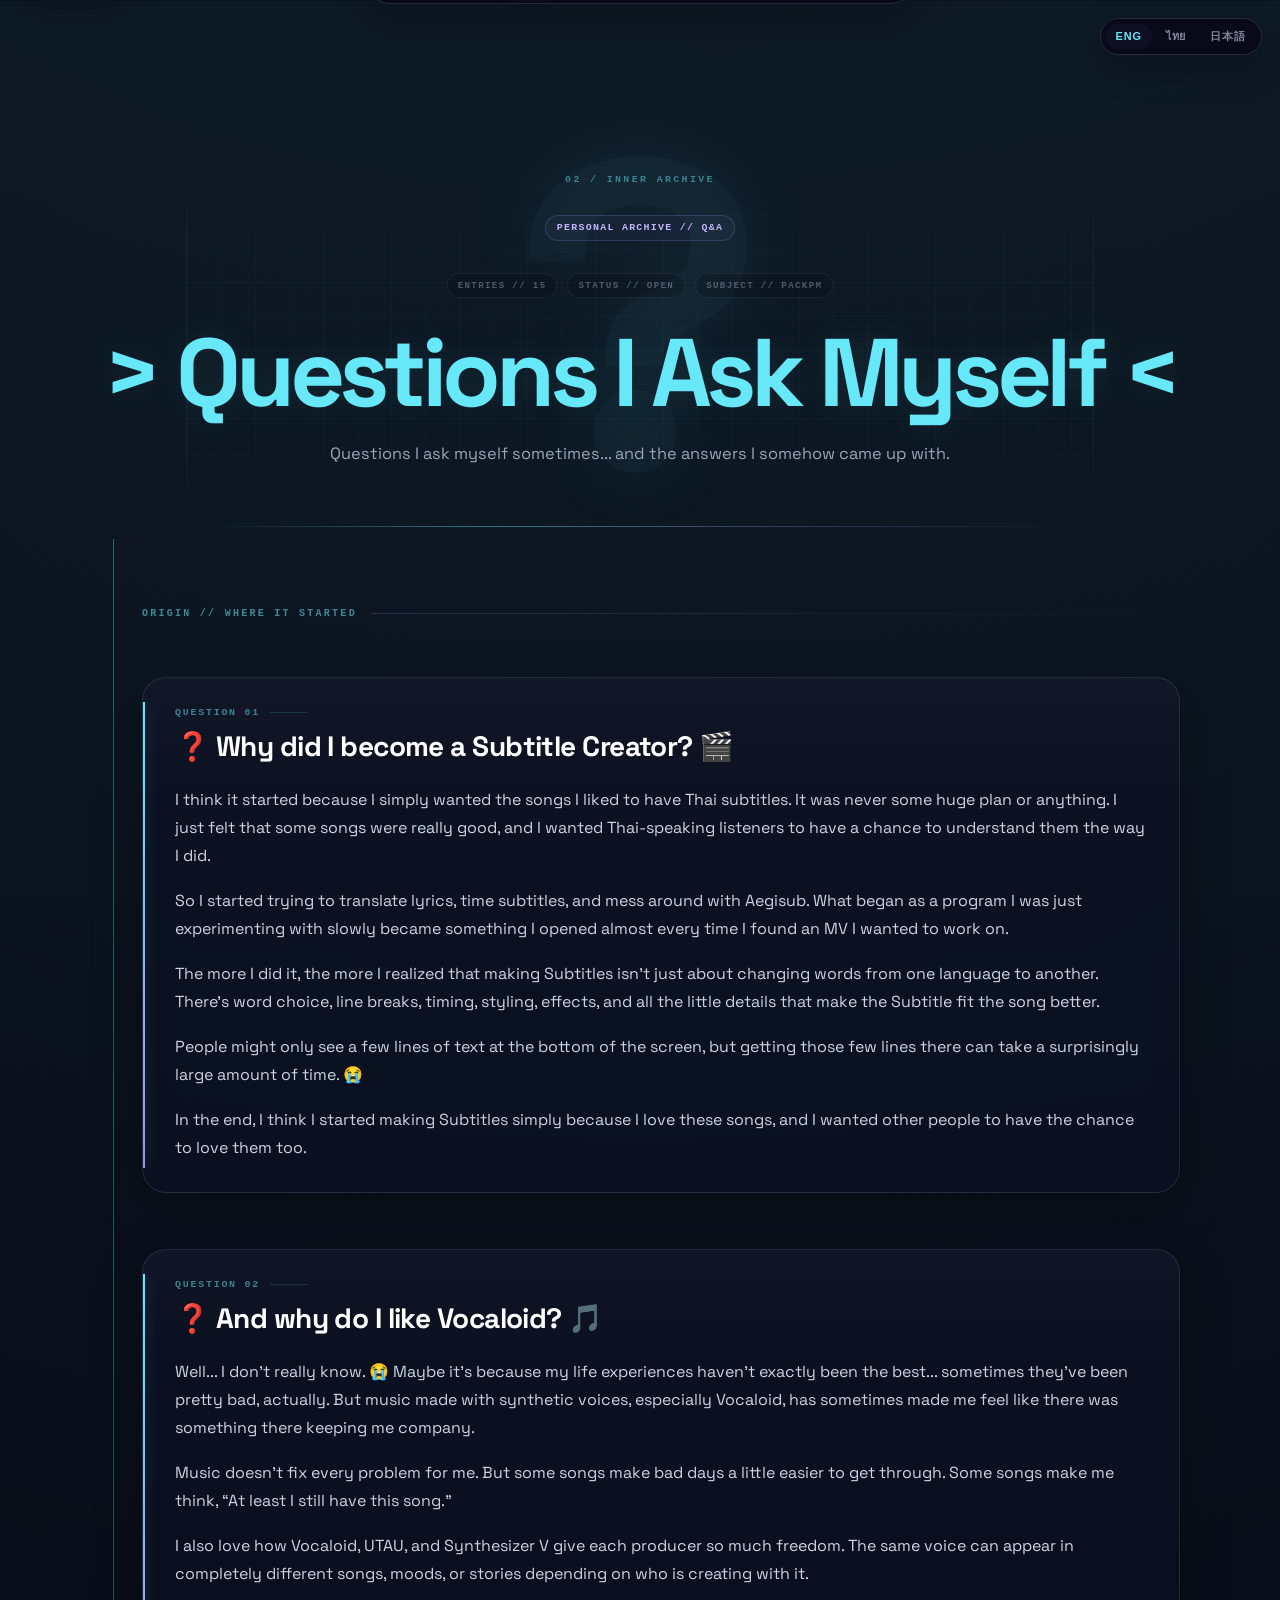
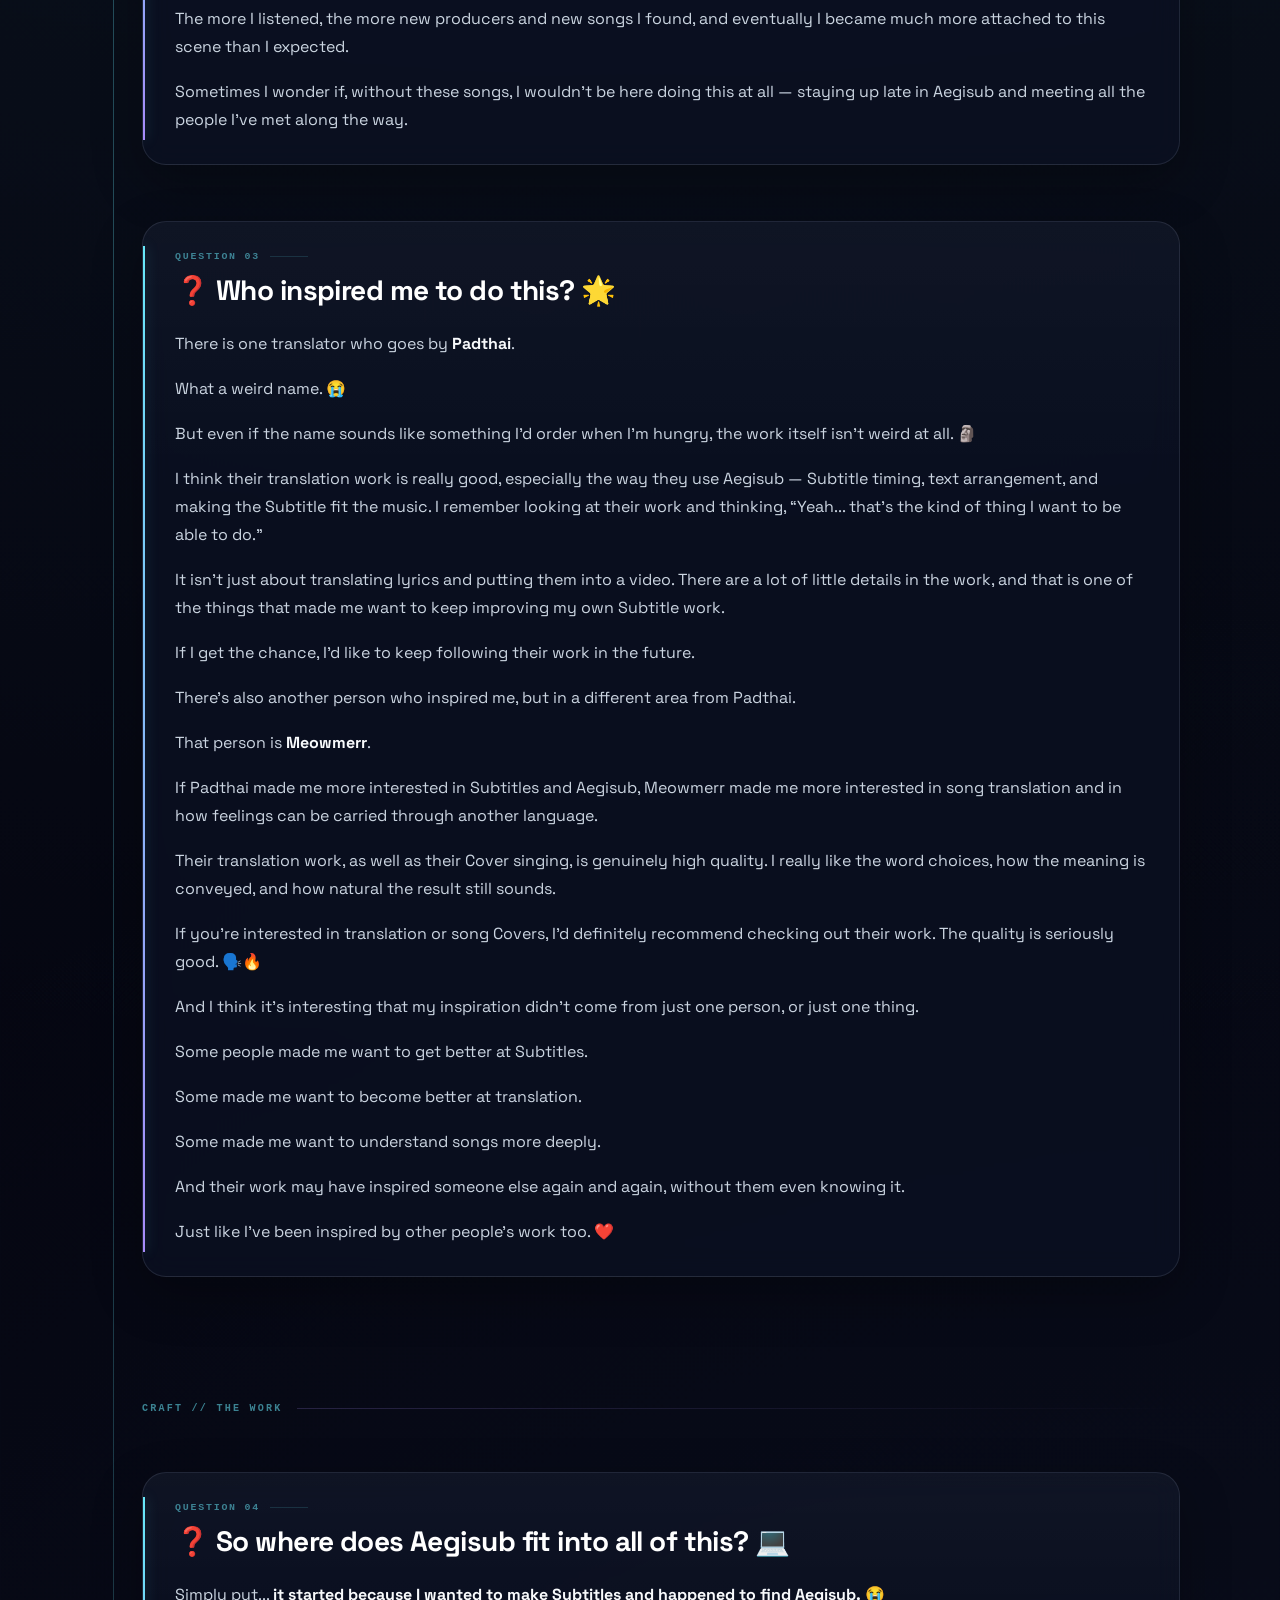
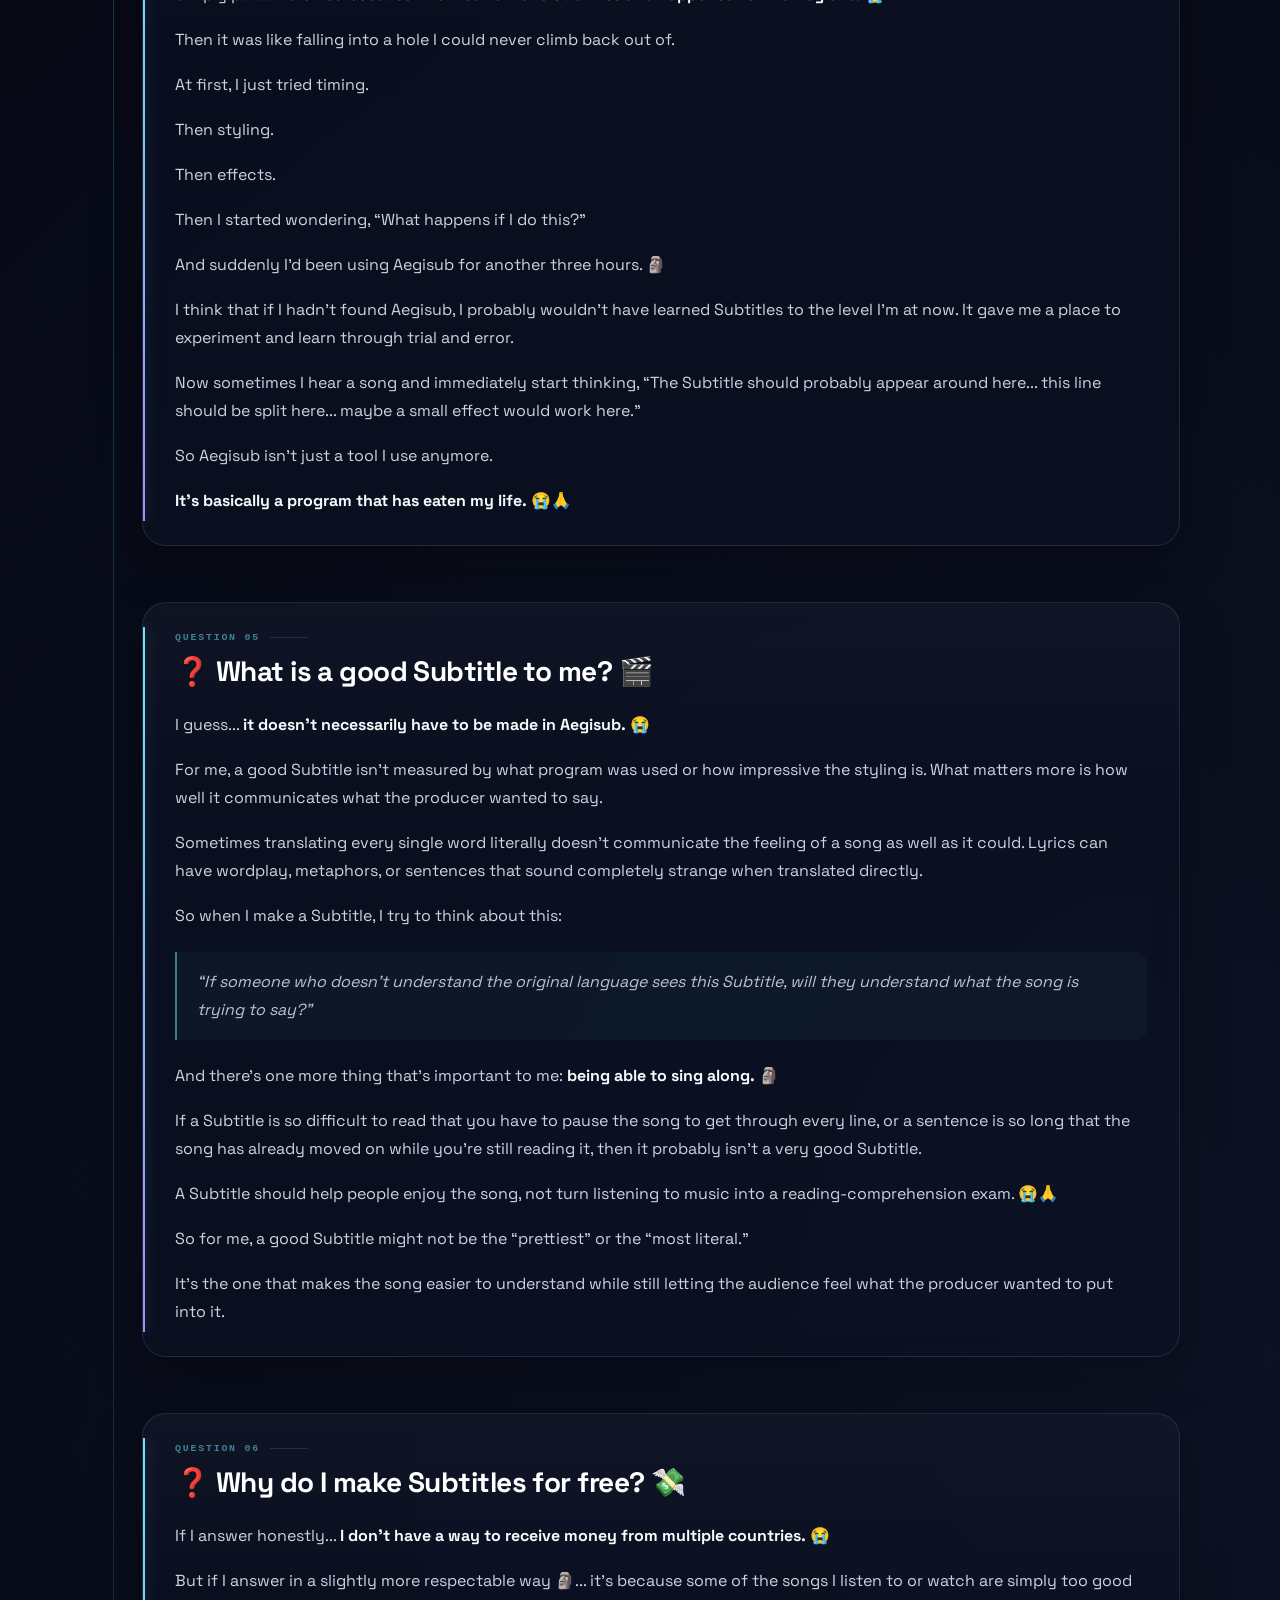
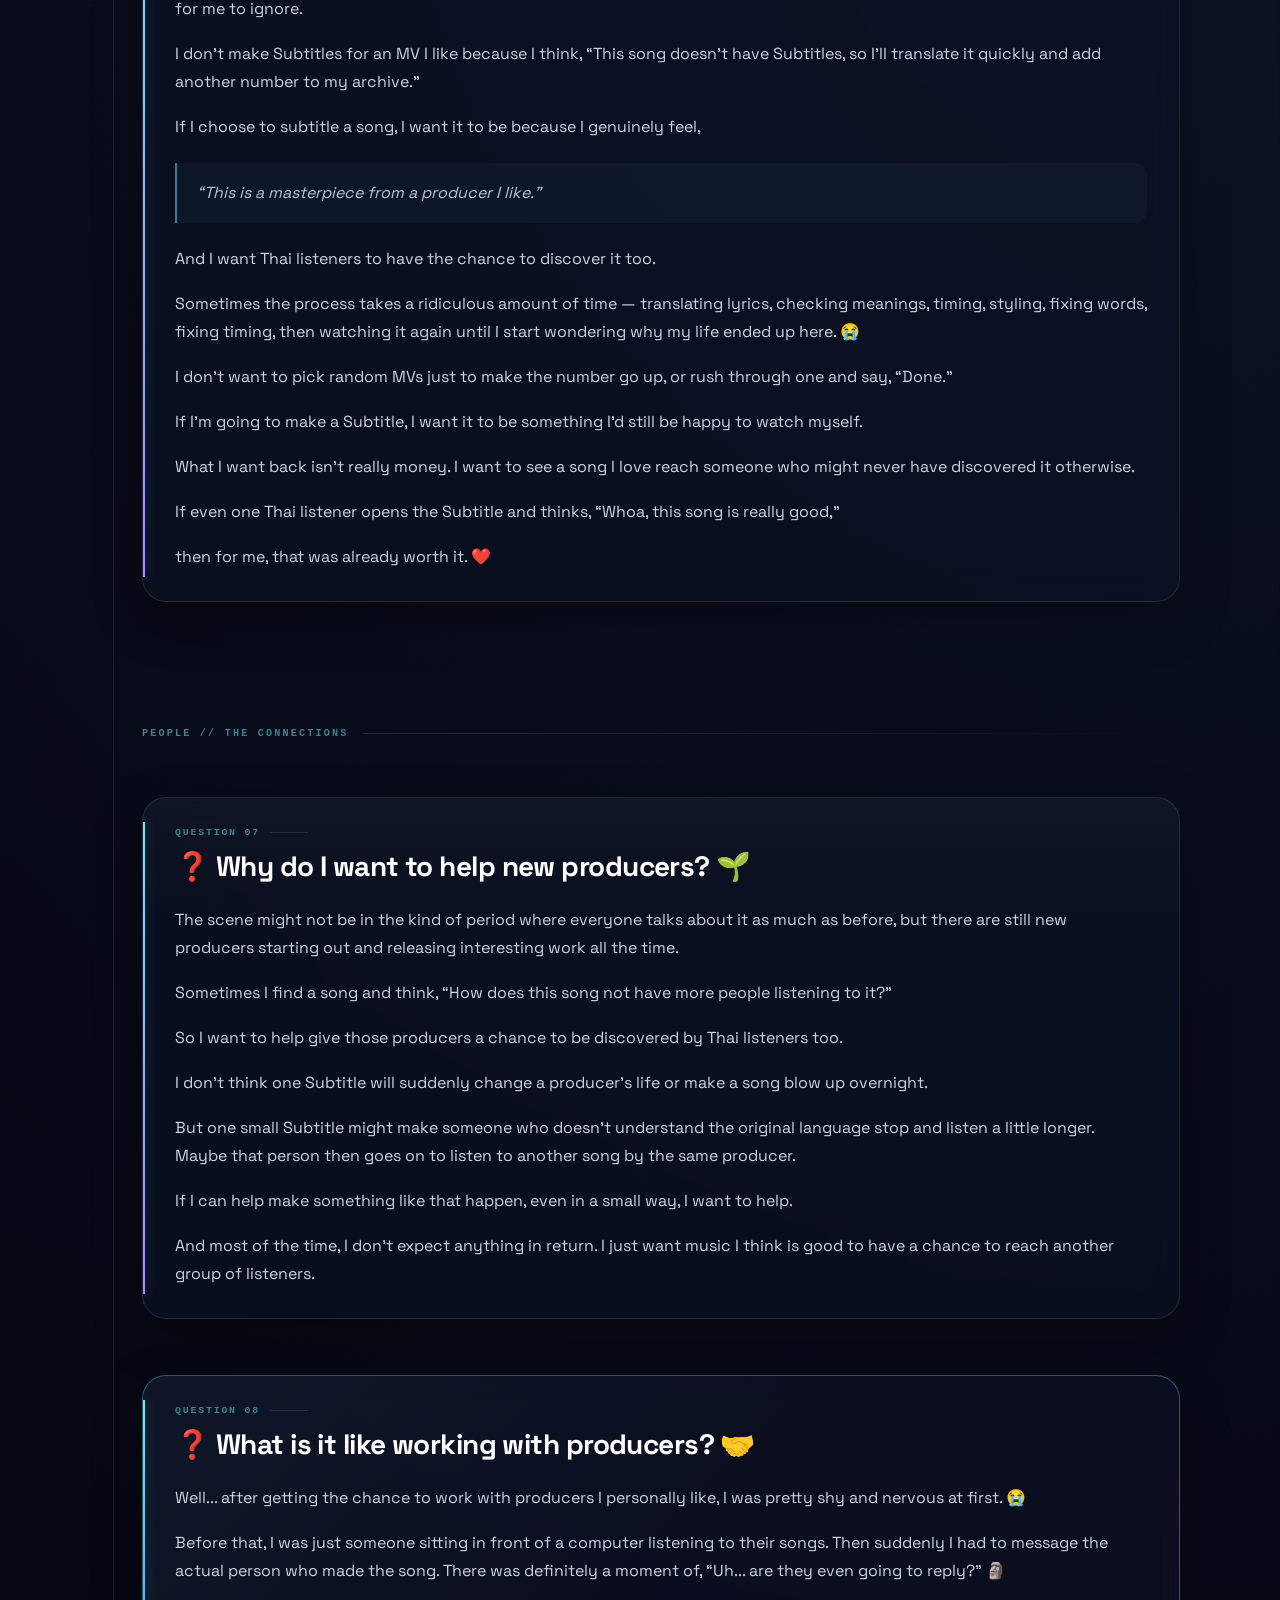
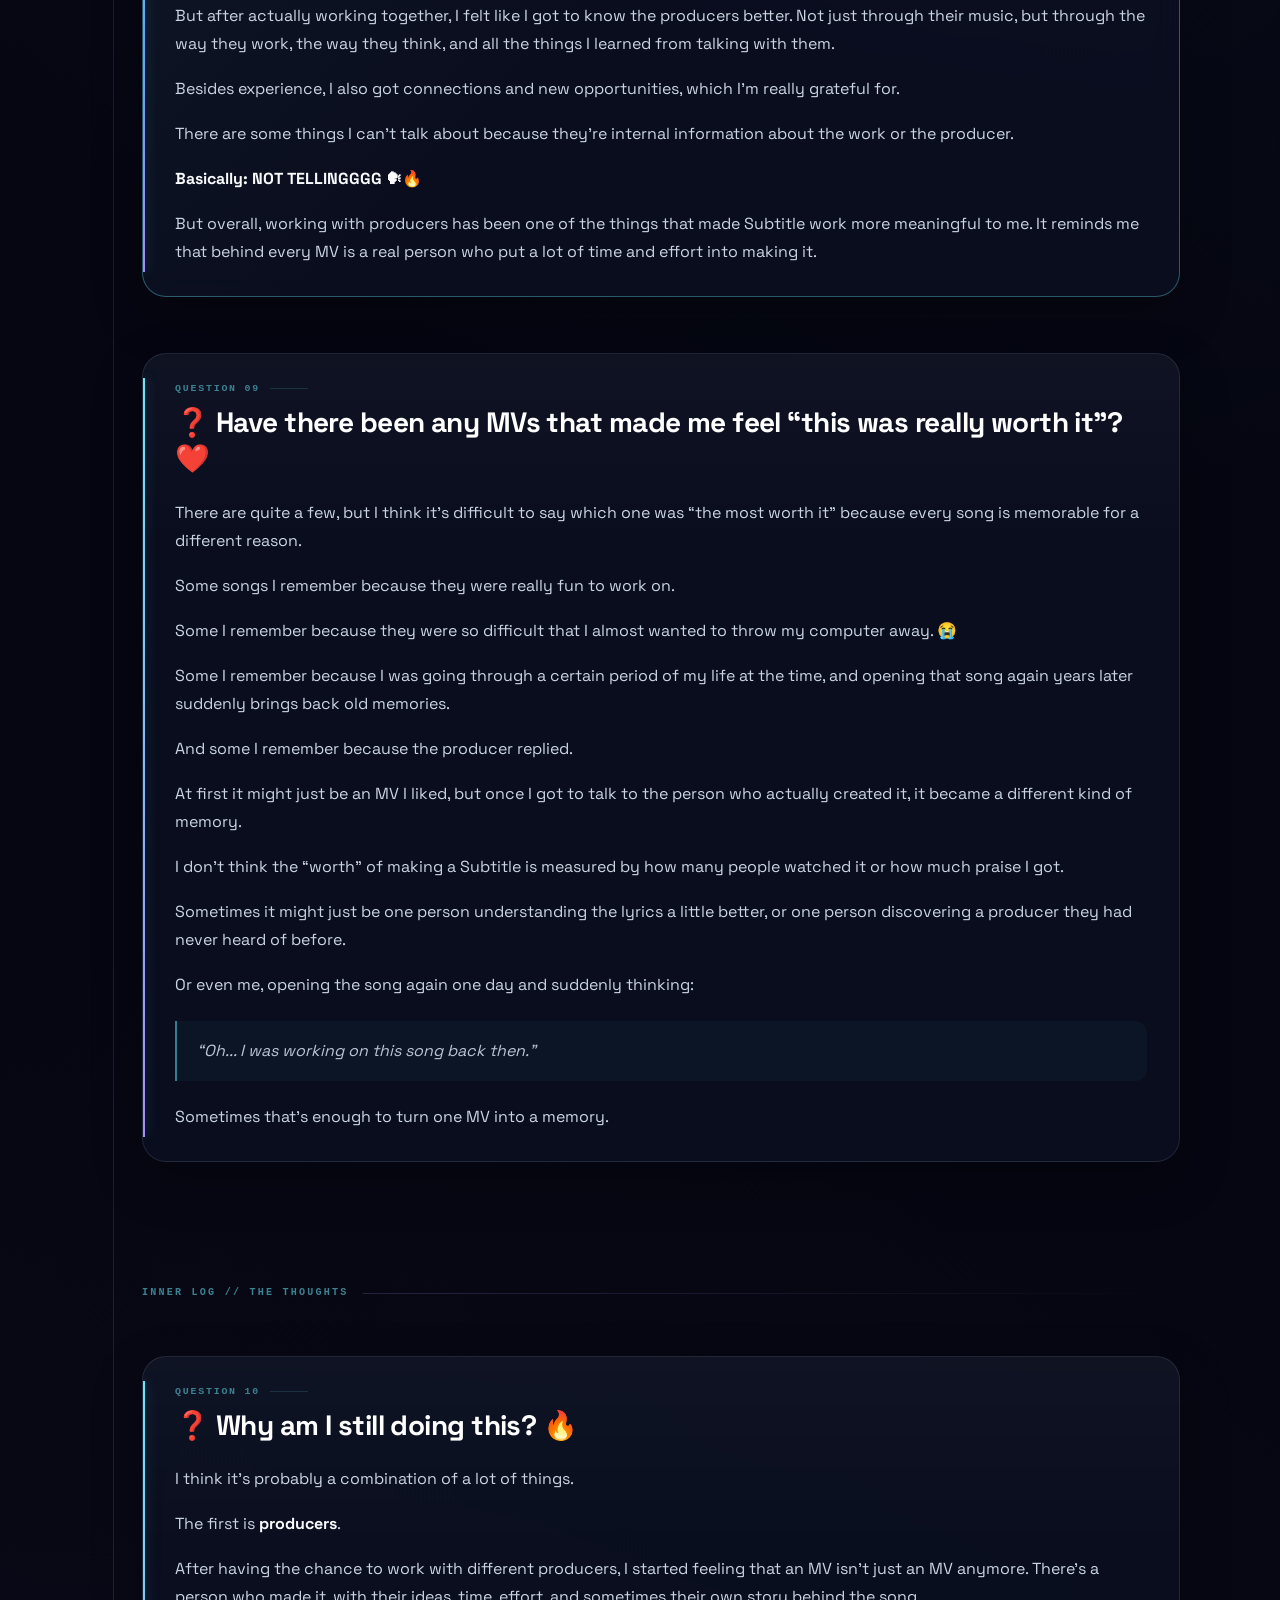
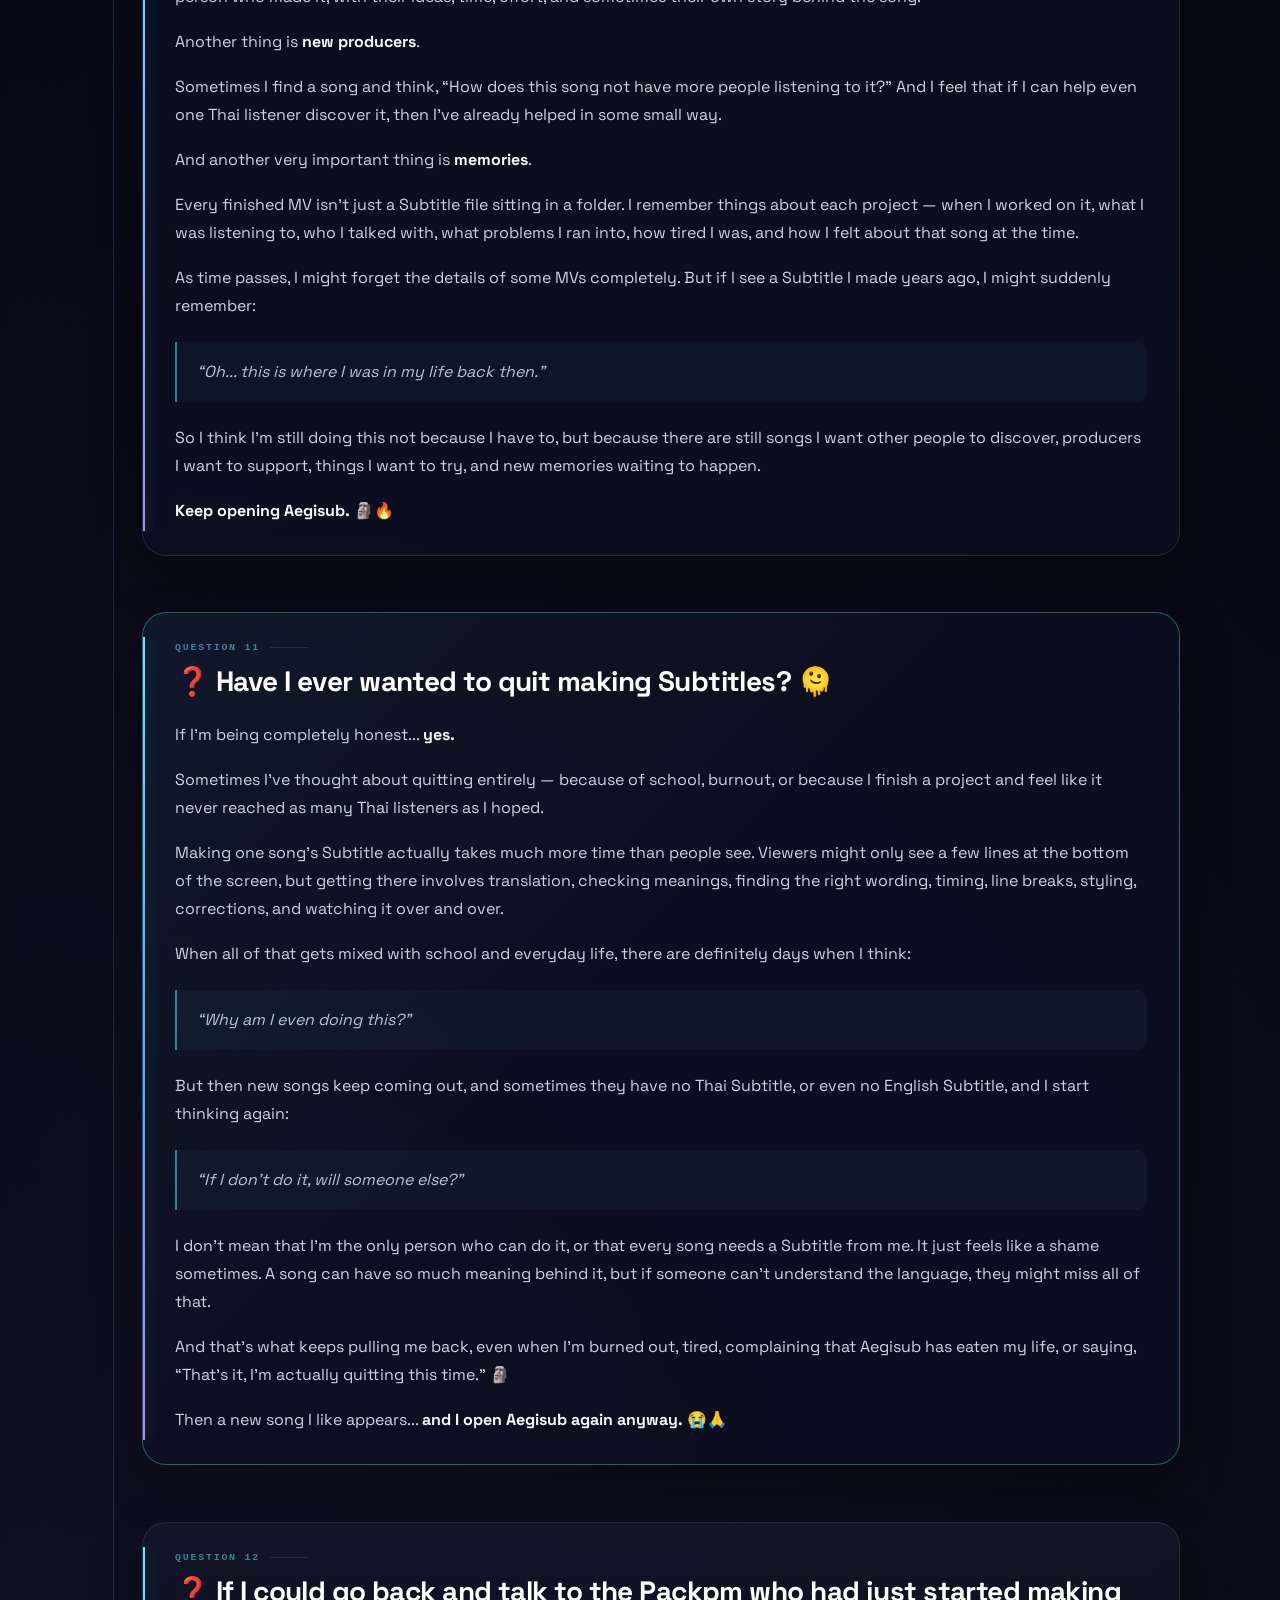
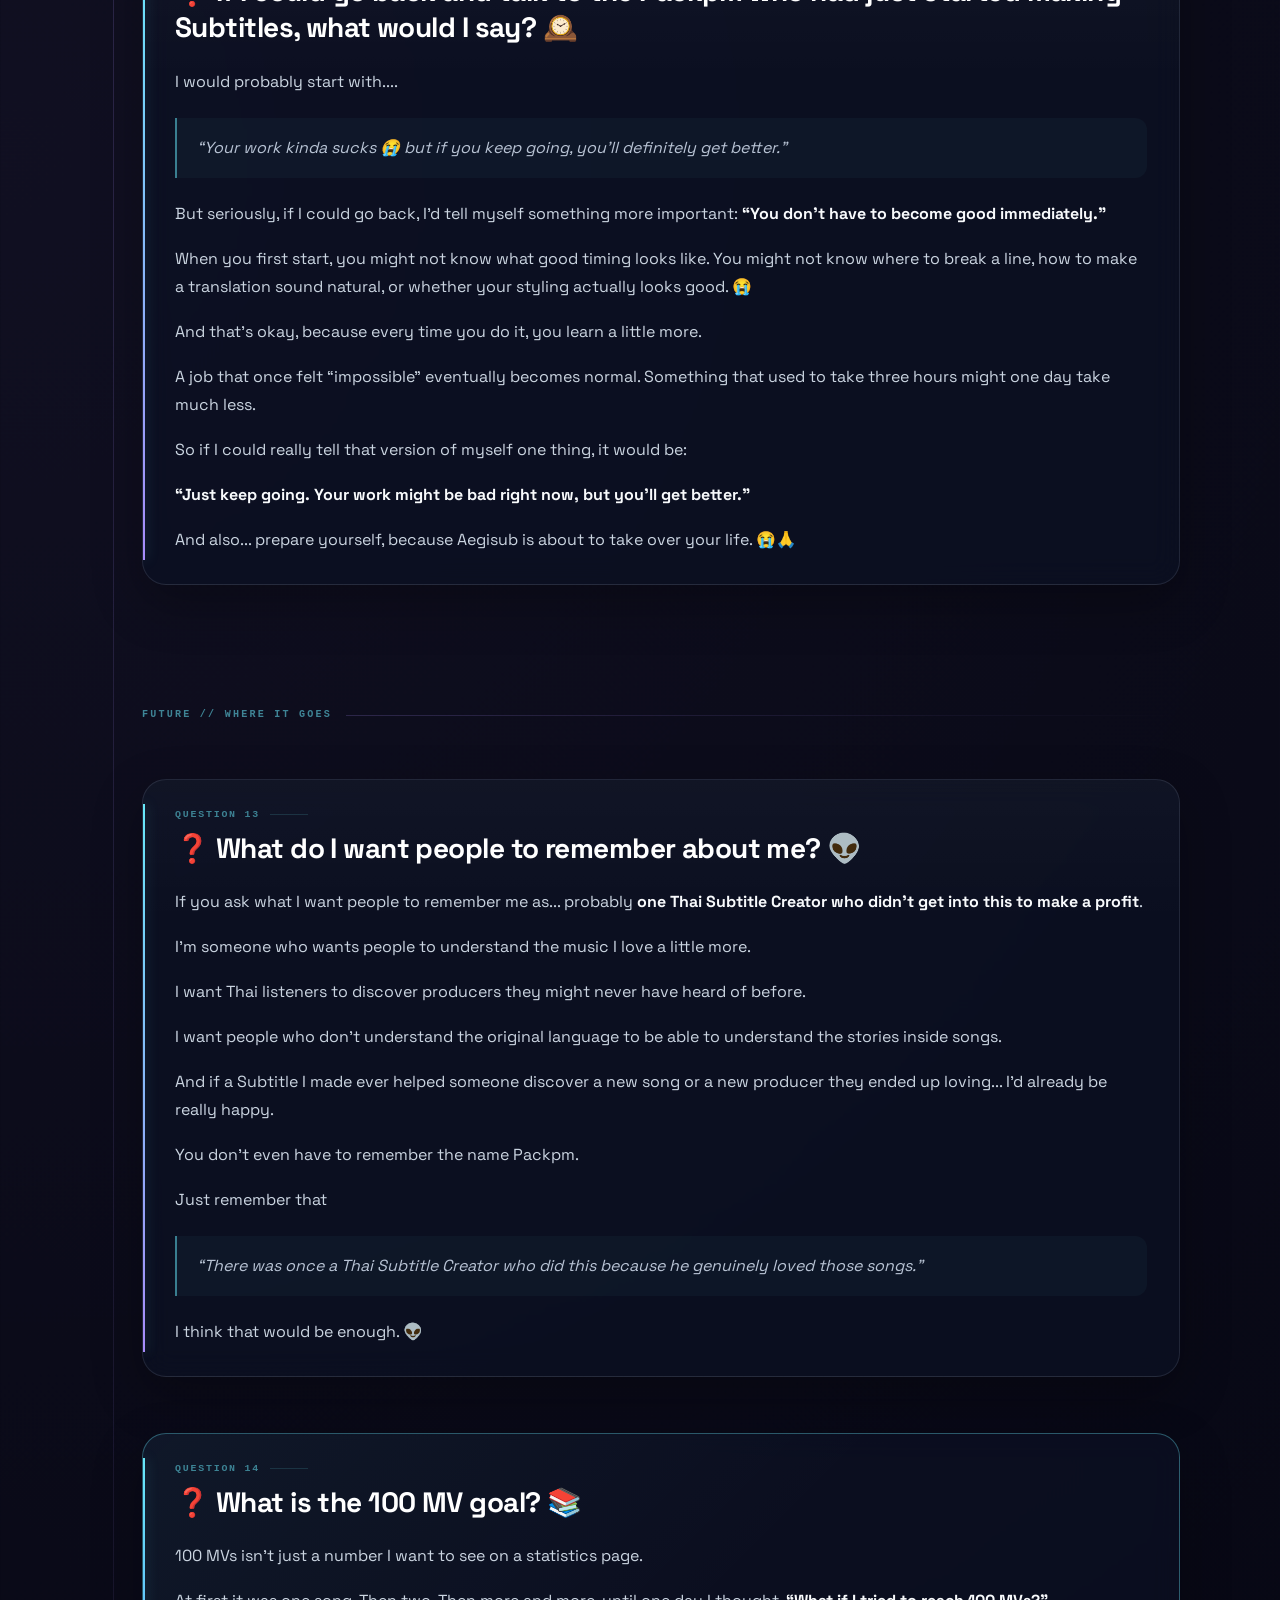
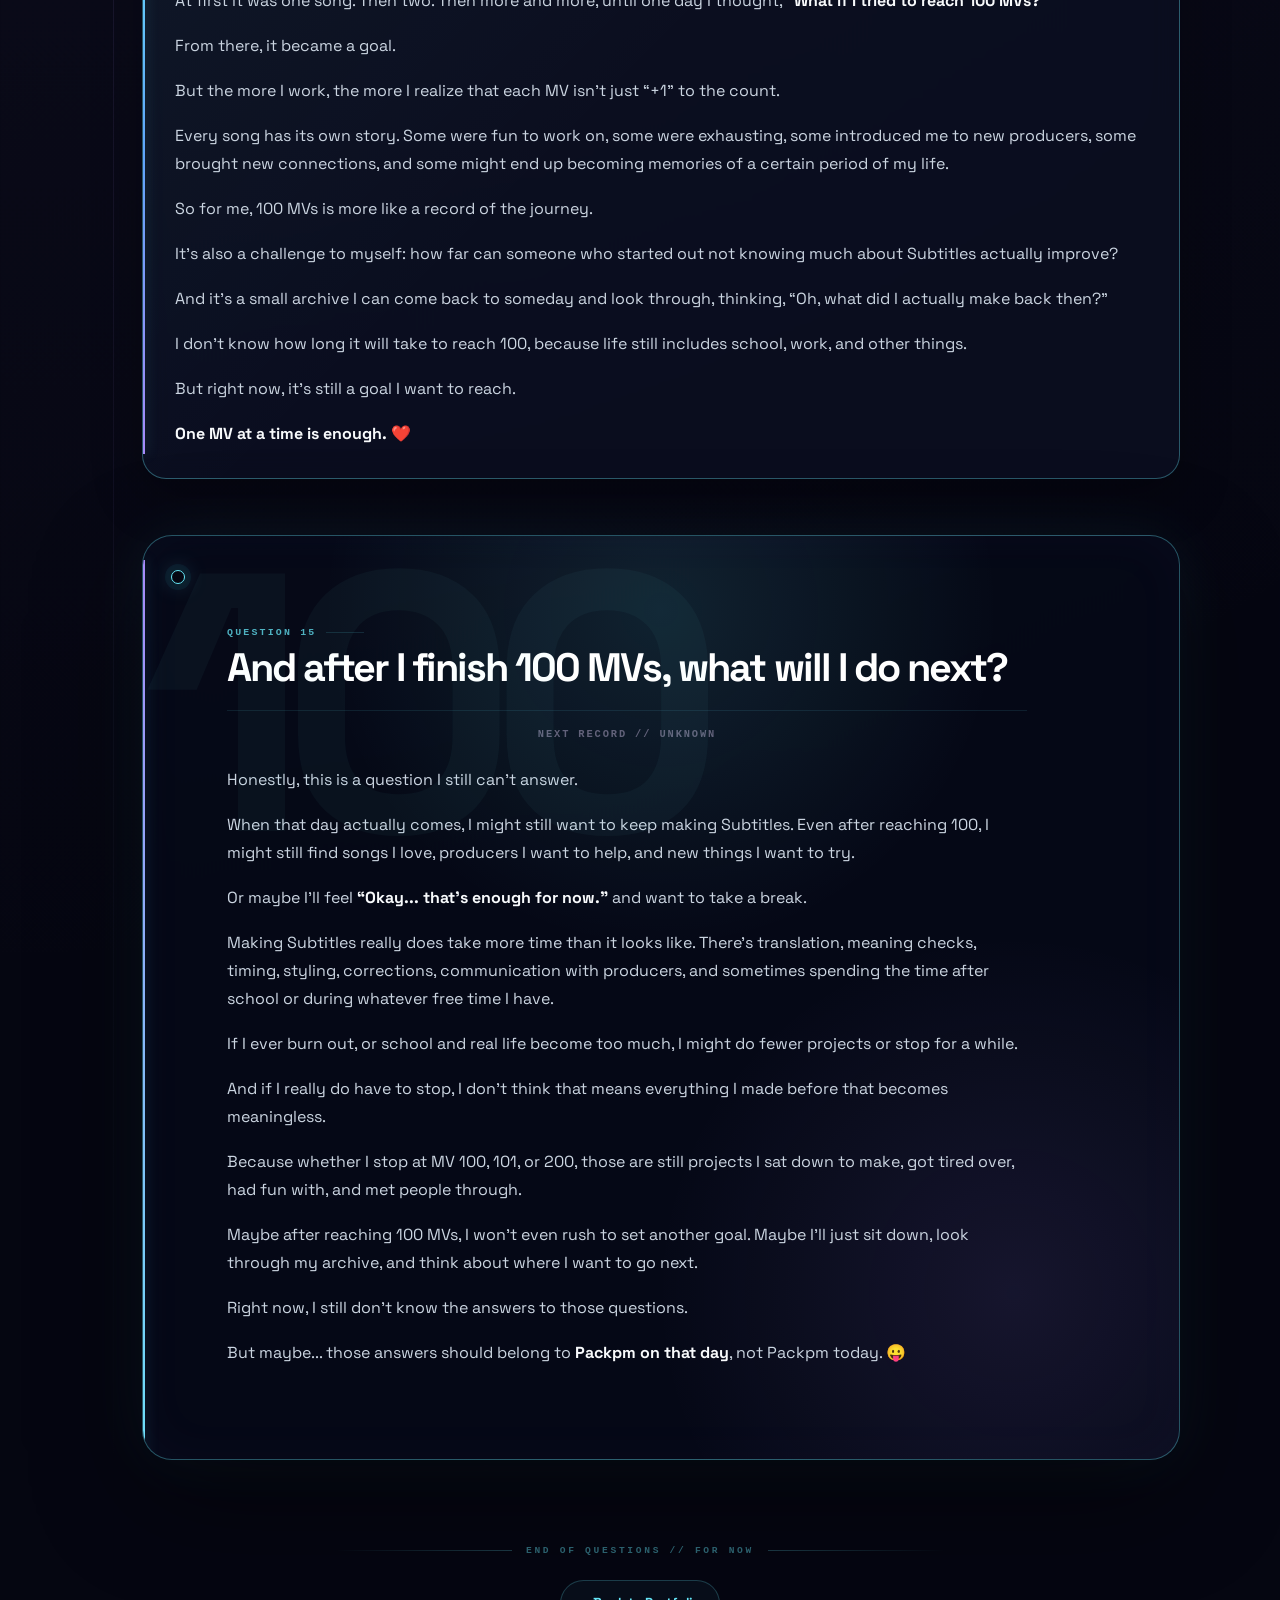
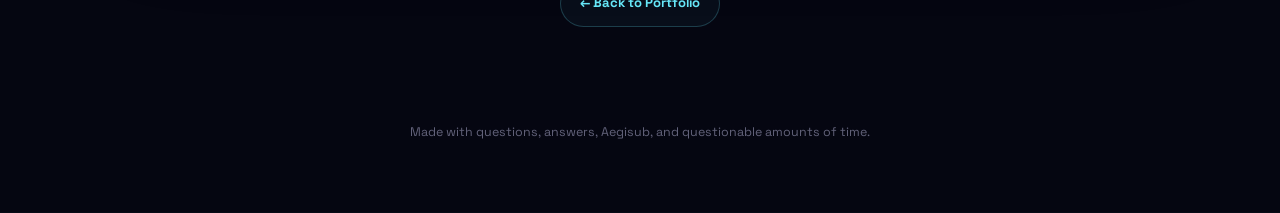
<file: questions.html>
<!DOCTYPE html>
<html lang="en">
<head>
<meta charset="UTF-8">
<meta name="viewport" content="width=device-width, initial-scale=1.0">
<title>Questions I Ask Myself • Packpm</title>
<link rel="icon" type="image/png" href="assets/P.png">
<link rel="preconnect" href="https://fonts.googleapis.com">
<link rel="preconnect" href="https://fonts.gstatic.com" crossorigin>
<link href="https://fonts.googleapis.com/css2?family=IBM+Plex+Sans+Thai:wght@400;500;600;700&family=Space+Grotesk:wght@400;500;600;700&display=swap" rel="stylesheet">
<style>
*{box-sizing:border-box}
html{scroll-behavior:smooth;background:#050611;scroll-padding-top:90px}
body{
 margin:0;min-height:100vh;overflow-x:hidden;color:#e8e8f2;
 font-family:"Space Grotesk",Arial,Helvetica,sans-serif;line-height:1.75;
 background:
 radial-gradient(circle at 50% -10%,rgba(103,232,249,.13),transparent 28%),
 radial-gradient(circle at 100% 35%,rgba(96,165,250,.08),transparent 28%),
 radial-gradient(circle at 0% 75%,rgba(167,139,250,.07),transparent 25%),#050611;
}
body::before{content:"";position:fixed;inset:0;pointer-events:none;z-index:999;opacity:.035;background:repeating-linear-gradient(to bottom,transparent 0,transparent 3px,rgba(255,255,255,.7) 4px)}
body::after{content:"";position:fixed;top:0;left:0;width:var(--scroll,0%);height:2px;z-index:2000;pointer-events:none;background:linear-gradient(90deg,#67e8f9,#60a5fa,#a78bfa);box-shadow:0 0 14px rgba(103,232,249,.55)}
a{color:inherit;text-decoration:none}
.page{width:min(1080px,94%);margin:0 auto;padding:120px 0 60px}
.navbar{
 position:fixed;top:15px;left:50%;transform:translate(-50%,-120%);z-index:1000;
 width:fit-content;max-width:95%;display:flex;justify-content:center;flex-wrap:wrap;gap:6px;padding:7px;
 background:rgba(8,8,23,.88);border:1px solid #292943;border-radius:999px;
 backdrop-filter:blur(14px);-webkit-backdrop-filter:blur(14px);box-shadow:0 15px 40px rgba(0,0,0,.3),0 0 25px rgba(103,232,249,.035);
 transition:transform .45s cubic-bezier(.16,1,.3,1);
}
.navbar.show{transform:translate(-50%,0)}
.navbar a{position:relative;display:inline-flex;align-items:center;justify-content:center;padding:9px 15px;border-radius:999px;color:#85859c;font-size:.72rem;font-weight:700;letter-spacing:.1em;text-transform:uppercase;transition:color .25s ease,background .25s ease,transform .25s ease}
.navbar a:hover{color:#fff;background:#17172a;transform:translateY(-2px)}
.navbar a.active{color:#67e8f9;background:#101025}
.navbar a.active::after{content:"";position:absolute;left:50%;bottom:3px;width:calc(100% - 28px);height:2px;background:#67e8f9;border-radius:999px;transform:translateX(-50%);box-shadow:0 0 12px rgba(103,232,249,.5)}
.navbar .back-link{color:#a78bfa}
.hero{text-align:center;padding:55px 0 70px;position:relative}
.hero::before{content:"02 / INNER ARCHIVE";display:block;margin-bottom:18px;color:rgba(103,232,249,.48);font:600 .62rem/1 ui-monospace,SFMono-Regular,Consolas,monospace;letter-spacing:.24em}
.hero h1{margin:0;color:#fff;font-size:clamp(2.7rem,8vw,6rem);line-height:.98;letter-spacing:-.055em;text-shadow:0 0 35px rgba(103,232,249,.1)}
.hero h1 span{color:#67e8f9}
.hero p{max-width:760px;margin:20px auto 0;color:#9ca3b8;font-size:1.02rem}
.archive-note{display:inline-flex;margin-top:24px;padding:7px 11px;border:1px solid rgba(167,139,250,.2);border-radius:999px;background:rgba(167,139,250,.045);color:#c4b5fd;font:600 .62rem/1 ui-monospace,SFMono-Regular,Consolas,monospace;letter-spacing:.13em;text-transform:uppercase}
.lights-arriving .qa-lights{background:rgba(0,0,0,.34)}
.lights-arriving .qa-light{opacity:0;animation:qaSpotlight 1.35s cubic-bezier(.16,1,.3,1) forwards}
.lights-arriving .qa-light-a{animation-delay:.20s}.lights-arriving .qa-light-b{animation-delay:.58s}.lights-arriving .qa-light-c{animation-delay:.92s}.lights-arriving .qa-light-d{animation-delay:1.18s}
@keyframes qaSpotlight{0%{opacity:0;transform:scale(.72)}55%{opacity:.16}100%{opacity:.12;transform:scale(1)}}
/* =========================================================
   PACKPM // Q&A VISUAL ARCHIVE UPGRADE
   ========================================================= */
.qa-lights{position:fixed;inset:0;z-index:-1;pointer-events:none;overflow:hidden;background:rgba(0,0,0,.16)}
.qa-light{position:absolute;display:block;width:46vw;height:46vw;min-width:420px;min-height:420px;border-radius:50%;filter:blur(48px);opacity:.14;mix-blend-mode:screen;background:radial-gradient(circle,rgba(103,232,249,.42) 0%,rgba(34,211,238,.17) 22%,transparent 67%);transform:translate3d(0,0,0);transition:opacity 1.2s ease}
.qa-light-a{left:-18vw;top:4vh}.qa-light-b{right:-18vw;top:17vh;background:radial-gradient(circle,rgba(96,165,250,.35) 0%,rgba(103,232,249,.12) 24%,transparent 67%)}
.qa-light-c{left:18vw;bottom:-30vw;width:55vw;height:55vw;background:radial-gradient(circle,rgba(167,139,250,.28) 0%,rgba(103,232,249,.10) 24%,transparent 68%)}
.qa-light-d{right:8vw;bottom:-26vw;width:38vw;height:38vw;background:radial-gradient(circle,rgba(103,232,249,.25) 0%,transparent 68%)}
.hero{isolation:isolate;overflow:hidden}
.hero::after{content:"";position:absolute;inset:14% 8% 4%;z-index:-1;border:1px solid rgba(103,232,249,.055);background:linear-gradient(rgba(103,232,249,.028) 1px,transparent 1px),linear-gradient(90deg,rgba(103,232,249,.028) 1px,transparent 1px);background-size:34px 34px;mask-image:linear-gradient(to bottom,transparent,black 18%,black 75%,transparent)}
.hero-question-mark{position:absolute;left:50%;top:47%;z-index:-1;transform:translate(-50%,-50%);font:700 clamp(13rem,34vw,31rem)/.7 "Space Grotesk",sans-serif;color:rgba(103,232,249,.026);text-shadow:0 0 80px rgba(103,232,249,.08);user-select:none}
.hero-meta{display:flex;justify-content:center;gap:10px;flex-wrap:wrap;margin:-22px 0 28px;color:rgba(148,163,184,.48);font:600 .57rem/1 ui-monospace,SFMono-Regular,Consolas,monospace;letter-spacing:.15em}
.hero-meta span{padding:7px 10px;border:1px solid rgba(148,163,184,.10);border-radius:999px;background:rgba(8,8,23,.25)}
.hero-scan{position:absolute;left:10%;right:10%;bottom:12px;height:1px;background:linear-gradient(90deg,transparent,rgba(103,232,249,.45),rgba(167,139,250,.28),transparent);box-shadow:0 0 14px rgba(103,232,249,.2)}
.qa-section-divider{position:relative;display:flex;align-items:center;gap:14px;margin:50px 0 18px;padding-left:22px;color:rgba(103,232,249,.52);font:700 .62rem/1 ui-monospace,SFMono-Regular,Consolas,monospace;letter-spacing:.24em;text-transform:uppercase}
.qa-section-divider::before{content:"";position:absolute;left:0;top:50%;width:3px;height:22px;transform:translateY(-50%);background:linear-gradient(#67e8f9,#a78bfa);box-shadow:0 0 13px rgba(103,232,249,.3)}
.qa-section-divider::after{content:"";height:1px;flex:1;background:linear-gradient(90deg,rgba(103,232,249,.15),transparent)}
.question-list{display:block;position:relative;padding-left:42px}
.question-list::before{content:"";position:absolute;left:13px;top:0;bottom:0;width:1px;background:linear-gradient(rgba(103,232,249,.35),rgba(103,232,249,.10) 40%,rgba(167,139,250,.18) 75%,transparent)}
.question-card{margin-bottom:28px}
.question-card::after{content:"";position:absolute;left:-36px;top:30px;width:9px;height:9px;border:2px solid #67e8f9;border-radius:50%;background:#050611;box-shadow:0 0 0 5px rgba(103,232,249,.035),0 0 14px rgba(103,232,249,.45);transition:transform .3s ease,box-shadow .3s ease}
.question-card:hover::after{transform:scale(1.25);box-shadow:0 0 0 6px rgba(103,232,249,.05),0 0 20px rgba(103,232,249,.65)}
.question-card .question-number{display:flex;align-items:center;gap:10px}
.question-card .question-number::after{content:"";width:38px;height:1px;background:rgba(103,232,249,.14)}
.question-card:nth-of-type(odd){transform-origin:left center}
.question-card.special-entry{border-color:rgba(103,232,249,.34);background:linear-gradient(135deg,rgba(103,232,249,.045),transparent 45%),rgba(12,17,35,.76)}
.question-card.special-entry::before{background:linear-gradient(#67e8f9,#60a5fa,#a78bfa)}
.question-card.final-card{padding:42px 38px;border-radius:28px;background:radial-gradient(circle at 75% 20%,rgba(167,139,250,.09),transparent 34%),linear-gradient(135deg,rgba(103,232,249,.045),transparent 45%),rgba(9,12,28,.84);box-shadow:0 30px 90px rgba(0,0,0,.42),0 0 50px rgba(167,139,250,.055)}
.question-card.final-card::after{border-color:#a78bfa;box-shadow:0 0 0 5px rgba(167,139,250,.04),0 0 18px rgba(167,139,250,.5)}
.final-card .question-number{color:rgba(167,139,250,.68)}
.final-card h2{font-size:clamp(1.65rem,3.1vw,2.65rem);line-height:1.02;letter-spacing:-.05em;white-space:nowrap;max-width:none}
.end-marker{position:relative}
.end-marker::before,.end-marker::after{content:"";display:inline-block;width:min(22vw,180px);height:1px;vertical-align:middle;margin:0 14px;background:linear-gradient(90deg,transparent,rgba(103,232,249,.22))}
.end-marker::after{background:linear-gradient(90deg,rgba(103,232,249,.22),transparent)}
@media (prefers-reduced-motion: reduce){.qa-light{transition:none}.question-card::after{transition:none}}
@media (max-width:700px){.hero-meta{gap:6px}.hero-meta span{font-size:.52rem}.question-list{padding-left:0}.question-list::before{display:none}.question-card::after{display:none}.qa-section-divider{margin-top:38px}.question-card.final-card{padding:32px 26px}.end-marker::before,.end-marker::after{width:12vw;margin:0 8px}}

.question-list{display:grid;gap:28px}
.question-card{
 position:relative;overflow:hidden;padding:30px 32px;border:1px solid rgba(148,163,184,.16);border-radius:24px;
 background:linear-gradient(180deg,rgba(255,255,255,.025),transparent 24%),rgba(12,17,35,.72);
 box-shadow:0 18px 50px rgba(0,0,0,.28);backdrop-filter:blur(14px);-webkit-backdrop-filter:blur(14px);
 opacity:0;transform:translateY(28px);transition:opacity .75s cubic-bezier(.16,1,.3,1),transform .75s cubic-bezier(.16,1,.3,1),border-color .3s ease,box-shadow .3s ease;
}
.question-card.visible{opacity:1;transform:none}
.question-card:hover{border-color:rgba(103,232,249,.3);box-shadow:0 22px 58px rgba(0,0,0,.35),0 0 30px rgba(103,232,249,.05)}
.question-card::before{content:"";position:absolute;left:0;top:24px;bottom:24px;width:2px;background:linear-gradient(#67e8f9,#a78bfa);box-shadow:0 0 13px rgba(103,232,249,.35)}
.question-number{margin:0 0 10px;color:rgba(103,232,249,.52);font:700 .62rem/1 ui-monospace,SFMono-Regular,Consolas,monospace;letter-spacing:.18em}
.question-card h2{margin:0 0 22px;color:#fff;font-size:clamp(1.25rem,2.7vw,1.75rem);line-height:1.3;letter-spacing:-.02em}
.answer{color:#cbd5e1;font-size:1rem}
.answer p{margin:0 0 17px}.answer p:last-child{margin-bottom:0}.answer strong{color:#f8fafc}.answer em{color:#dbeafe}.answer blockquote{margin:22px 0;padding:16px 20px;border-left:2px solid rgba(103,232,249,.5);background:rgba(103,232,249,.035);border-radius:0 12px 12px 0;color:#b8c3d4;font-style:italic}.answer .chaos{color:#67e8f9;font-weight:700}
.final-card{border-color:rgba(167,139,250,.3);background:linear-gradient(145deg,rgba(103,232,249,.055),rgba(167,139,250,.055)),rgba(12,17,35,.76)}
.final-card::before{background:linear-gradient(#a78bfa,#67e8f9)}
.final-card h2{font-size:clamp(1.4rem,3vw,2rem)}
.end-marker{text-align:center;margin:58px 0 18px;color:rgba(103,232,249,.4);font:700 .6rem/1 ui-monospace,SFMono-Regular,Consolas,monospace;letter-spacing:.28em;text-transform:uppercase}
.back-wrap{text-align:center;margin:24px 0 70px}
.back-button{display:inline-flex;align-items:center;gap:9px;padding:11px 19px;border:1px solid rgba(103,232,249,.22);border-radius:999px;background:rgba(103,232,249,.04);color:#67e8f9;font-size:.82rem;font-weight:700;transition:.25s ease}
.back-button:hover{transform:translateY(-3px);background:rgba(103,232,249,.09);border-color:rgba(103,232,249,.5);box-shadow:0 12px 32px rgba(34,211,238,.1)}
footer{text-align:center;padding:25px 0 10px;color:#62627a;font-size:.78rem}
.archive-note{margin-bottom:42px;transform:translateY(-12px)}
.page-arriving .hero{animation:archiveHeroIn 1.05s .24s cubic-bezier(.16,1,.3,1) both}
.page-arriving .question-card{animation:archiveCardIn .82s .46s cubic-bezier(.16,1,.3,1) both}
.page-arriving .question-card:nth-child(2){animation-delay:.52s}.page-arriving .question-card:nth-child(3){animation-delay:.58s}
@keyframes archiveHeroIn{from{opacity:0;transform:translateY(22px) scale(.985);filter:blur(8px)}to{opacity:1;transform:none;filter:none}}
@keyframes archiveCardIn{from{opacity:0;transform:translateY(30px) scale(.985);filter:blur(5px)}to{opacity:1;transform:none;filter:none}}
.language-switcher{position:fixed;top:18px;right:18px;z-index:9998;display:flex;gap:4px;padding:5px;background:rgba(8,8,23,.88);border:1px solid #292943;border-radius:999px;backdrop-filter:blur(14px);box-shadow:0 12px 35px rgba(0,0,0,.25)}.language-switcher button{border:0;background:transparent;color:#85859c;padding:7px 10px;border-radius:999px;font:700 .68rem/1 Arial,sans-serif;letter-spacing:.08em;cursor:pointer;transition:.2s ease}.language-switcher button:hover{color:#fff;background:#17172a}.language-switcher button.active{color:#67e8f9;background:#101025}
.x-cursor-glow{position:fixed;left:0;top:0;width:360px;height:360px;pointer-events:none;z-index:-1;border-radius:50%;background:radial-gradient(circle,rgba(103,232,249,.1),rgba(103,232,249,.025) 28%,transparent 68%);transform:translate3d(calc(var(--mx,50vw) - 50%),calc(var(--my,50vh) - 50%),0);transition:transform .18s ease-out}
html[lang="th"] body,html[lang="th"] body *{font-family:"IBM Plex Sans Thai","Noto Sans Thai",Arial,sans-serif}html[lang="th"] body{line-height:1.85}html[lang="th"] h1,html[lang="th"] h2,html[lang="th"] h3{letter-spacing:-.025em}
@keyframes gridMove{to{background-position:0 46px,46px 0}}@keyframes orbit{to{transform:rotate(360deg)}}@keyframes letterIn{0%{opacity:0;transform:translate3d(0,18px,0) scale(.94)}70%{opacity:1;transform:translateY(-3px) scale(1.01);filter:blur(0)}100%{opacity:1;transform:none;filter:blur(0)}}@keyframes letterOut{to{opacity:0;transform:translate3d(0,-18px,0) scale(.96)}}@keyframes subIn{to{opacity:1;transform:none;letter-spacing:.34em}}@keyframes loading{to{width:100%}}@keyframes flicker{0%,91%,93%,100%{opacity:.58}92%{opacity:.15}}
@media(max-width:700px){.page{padding-top:105px}.navbar{width:94%;gap:2px;padding:5px}.navbar a{padding:8px 9px;font-size:.63rem;letter-spacing:.06em}.hero{padding:40px 0 52px}.question-card{padding:25px 22px}.question-card::before{top:20px;bottom:20px}.answer{font-size:.96rem}.language-switcher{top:10px;right:10px}.language-switcher button{padding:6px 8px;font-size:.62rem}}
@media(prefers-reduced-motion:reduce){*,*::before,*::after{animation-duration:.001ms!important;animation-iteration-count:1!important;transition-duration:.001ms!important;scroll-behavior:auto!important}.question-card{opacity:1;transform:none}.page-arriving .hero,.page-arriving .question-card{animation:none}}

/* ===== CROSS-PAGE ARCHIVE TRANSITION ===== */
.qa-crossfade{position:fixed;inset:0;z-index:100000;pointer-events:none;display:grid;place-items:center;background:#03040a;opacity:0;visibility:hidden;overflow:hidden}
.qa-crossfade::before{content:"";position:absolute;width:18vmax;height:18vmax;border:1px solid rgba(103,232,249,.6);border-radius:50%;box-shadow:0 0 0 1px rgba(167,139,250,.18),0 0 90px rgba(103,232,249,.16);transform:scale(.18);opacity:0}
.qa-crossfade::after{content:"";position:absolute;inset:-15%;background:linear-gradient(rgba(103,232,249,.05) 1px,transparent 1px),linear-gradient(90deg,rgba(103,232,249,.05) 1px,transparent 1px);background-size:46px 46px;transform:scale(1.2);opacity:0;mask-image:radial-gradient(circle at center,#000,transparent 70%);-webkit-mask-image:radial-gradient(circle at center,#000,transparent 70%)}
.qa-crossfade.active{opacity:1;visibility:visible}
.qa-crossfade.active::before{animation:qaCrossBloom .95s cubic-bezier(.16,1,.3,1) forwards}
.qa-crossfade.active::after{animation:qaCrossGrid .95s cubic-bezier(.16,1,.3,1) forwards}
.qa-crossfade-core{position:relative;z-index:2;display:flex;flex-direction:column;align-items:center;gap:12px;text-align:center;opacity:0;transform:translateY(18px) scale(.94)}
.qa-crossfade.active .qa-crossfade-core{animation:qaCrossCore .58s .08s cubic-bezier(.16,1,.3,1) forwards}
.qa-crossfade-core span{font:700 .58rem/1 ui-monospace,SFMono-Regular,Consolas,monospace;letter-spacing:.3em;color:rgba(148,163,184,.68)}
.qa-crossfade-core strong{font:700 clamp(3.5rem,10vw,8rem)/.8 "Space Grotesk",Arial,sans-serif;letter-spacing:-.075em;color:#fff;text-shadow:0 0 28px rgba(103,232,249,.24)}
.qa-crossfade-core span:last-child{color:rgba(196,181,253,.7);letter-spacing:.22em}
body.qa-leaving .page,body.qa-leaving main{animation:qaCrossPageOut .72s cubic-bezier(.7,0,.84,0) forwards}
.qa-crossfade.arriving{animation:qaArrivalFade 1s .05s cubic-bezier(.16,1,.3,1) forwards}
.qa-crossfade.arriving .qa-crossfade-core{animation:qaArrivalCore 1s cubic-bezier(.16,1,.3,1) forwards!important}
@keyframes qaArrivalFade{0%{opacity:1;visibility:visible}65%{opacity:1}100%{opacity:0;visibility:hidden}}
@keyframes qaArrivalCore{0%{opacity:1;transform:scale(1);filter:blur(0)}55%{opacity:.72}100%{opacity:0;transform:scale(1.08);filter:blur(8px)}}
@keyframes qaCrossBloom{0%{opacity:0;transform:scale(.18)}35%{opacity:1}100%{opacity:.72;transform:scale(15)}}
@keyframes qaCrossGrid{0%{opacity:0;transform:scale(1.2)}45%{opacity:.75}100%{opacity:.16;transform:scale(1)}}
@keyframes qaCrossCore{from{opacity:0;transform:translateY(18px) scale(.94);filter:blur(10px)}to{opacity:1;transform:none;filter:none}}
@keyframes qaCrossPageOut{to{opacity:0;transform:scale(.985) translateY(-10px);filter:blur(5px)}}
@media(prefers-reduced-motion:reduce){.qa-crossfade{display:none!important}body.qa-leaving .page,body.qa-leaving main{animation:none!important}}

/* =========================================================
   PACKPM // CYBER SCROLLBAR 100X
   ========================================================= */

html {
    scrollbar-width: thin;
    scrollbar-color: #22d3ee #050612;
}

::-webkit-scrollbar {
    width: 11px;
    height: 11px;
}

::-webkit-scrollbar-track {
    background: linear-gradient(180deg, #050612 0%, #080817 50%, #050612 100%);
    border-left: 1px solid rgba(34, 211, 238, 0.08);
    box-shadow: inset 1px 0 rgba(167, 139, 250, 0.04);
}

::-webkit-scrollbar-thumb {
    background: linear-gradient(180deg, #67e8f9 0%, #22d3ee 45%, #0891b2 100%);
    border: 2px solid #050612;
    border-radius: 999px;
    box-shadow:
        0 0 5px rgba(34, 211, 238, 0.65),
        0 0 12px rgba(34, 211, 238, 0.35),
        0 0 24px rgba(34, 211, 238, 0.12);
    transition: background 0.25s ease, box-shadow 0.25s ease, filter 0.25s ease;
}

::-webkit-scrollbar-thumb:hover {
    background: linear-gradient(180deg, #ffffff 0%, #67e8f9 22%, #22d3ee 60%, #a78bfa 100%);
    filter: brightness(1.15);
    box-shadow:
        0 0 6px rgba(103, 232, 249, 0.95),
        0 0 16px rgba(34, 211, 238, 0.70),
        0 0 30px rgba(167, 139, 250, 0.35);
}

::-webkit-scrollbar-thumb:active {
    background: linear-gradient(180deg, #ffffff, #22d3ee 45%, #a78bfa);
    box-shadow:
        0 0 8px rgba(255, 255, 255, 0.75),
        0 0 20px rgba(34, 211, 238, 0.85),
        0 0 38px rgba(167, 139, 250, 0.45);
}

::-webkit-scrollbar-corner {
    background: #050612;
}



/* =========================================================
   PACKPM // Q&A V4 VISUAL POLISH
   ========================================================= */
.navbar{gap:5px}
.qa-section-divider{
  display:flex;align-items:center;gap:14px;margin:64px 0 24px;padding:6px 0;
  color:rgba(103,232,249,.55);
  font:700 .63rem/1 ui-monospace,SFMono-Regular,Consolas,monospace;
  letter-spacing:.22em;text-transform:uppercase;scroll-margin-top:105px;
}
.qa-section-divider::before,.qa-section-divider::after{content:"";height:1px;flex:1}
.qa-section-divider::before{background:linear-gradient(90deg,transparent,rgba(34,211,238,.28))}
.qa-section-divider::after{background:linear-gradient(90deg,rgba(167,139,250,.20),transparent)}
.question-card.final-card{
  min-height:min(720px,76vh);display:flex;flex-direction:column;justify-content:center;
  padding:clamp(54px,8vw,92px) clamp(28px,7vw,84px);
  border-color:rgba(103,232,249,.34);border-radius:30px;overflow:hidden;
  background:radial-gradient(circle at 50% 8%,rgba(103,232,249,.115),transparent 34%),radial-gradient(circle at 84% 82%,rgba(167,139,250,.10),transparent 31%),rgba(7,10,25,.84);
  box-shadow:0 35px 110px rgba(0,0,0,.48),0 0 65px rgba(103,232,249,.075),inset 0 0 55px rgba(167,139,250,.03);
}
.question-card.final-card::before{
  content:"100";position:absolute;right:-.03em;bottom:-.24em;color:rgba(103,232,249,.034);
  font-size:clamp(10rem,31vw,23rem);font-weight:800;line-height:.78;letter-spacing:-.08em;pointer-events:none;
}
.question-card.final-card::after{
  content:"";position:absolute;left:28px;top:34px;width:12px;height:12px;border:1px solid #67e8f9;border-radius:50%;
  box-shadow:0 0 0 6px rgba(34,211,238,.06),0 0 22px rgba(103,232,249,.38);
}
.question-card.final-card .question-number{color:rgba(103,232,249,.75);letter-spacing:.22em}
.question-card.final-card h2{max-width:780px;margin-left:auto;margin-right:auto;font-size:clamp(2rem,5.2vw,4.2rem);line-height:1.02;letter-spacing:-.035em}
.question-card.final-card .answer{max-width:800px}
.question-card.final-card .answer::before{
  content:"NEXT RECORD // UNKNOWN";display:block;margin:0 auto 26px;padding-top:18px;
  border-top:1px solid rgba(103,232,249,.10);color:#62627a;
  font:600 .65rem/1 ui-monospace,SFMono-Regular,Consolas,monospace;letter-spacing:.18em;text-align:center;
}

/* Cinematic spotlight entrance: 0–3s when arriving from the portfolio. */
.qa-stage-intro{position:fixed;inset:0;z-index:10050;pointer-events:none;overflow:hidden;background:#02030b;opacity:1;transition:opacity .55s ease}
.qa-stage-intro.done{opacity:0}
.qa-stage-dim{position:absolute;inset:0;background:rgba(0,0,0,.80)}
.qa-stage-light{position:absolute;width:58vw;height:58vw;max-width:1000px;max-height:1000px;border-radius:50%;filter:blur(22px);opacity:0;mix-blend-mode:screen;will-change:transform,opacity}
.qa-stage-light::after{content:"";position:absolute;inset:0;border-radius:50%;background:radial-gradient(circle,rgba(255,255,255,.27) 0%,rgba(103,232,249,.22) 13%,rgba(34,211,238,.10) 35%,transparent 67%)}
.qa-stage-light-1{left:-24vw;top:-3vw;background:radial-gradient(circle,rgba(103,232,249,.28),transparent 67%)}
.qa-stage-light-2{right:-25vw;top:6vh;background:radial-gradient(circle,rgba(167,139,250,.24),transparent 67%)}
.qa-stage-light-3{left:12vw;bottom:-28vw;background:radial-gradient(circle,rgba(96,165,250,.22),transparent 67%)}
.qa-stage-light-4{right:4vw;top:-25vw;background:radial-gradient(circle,rgba(103,232,249,.24),transparent 66%)}
.qa-stage-intro.active .qa-stage-light-1{animation:qaStageSearch1 1.18s .15s cubic-bezier(.2,.8,.2,1) forwards}
.qa-stage-intro.active .qa-stage-light-2{animation:qaStageSearch2 1.28s .55s cubic-bezier(.2,.8,.2,1) forwards}
.qa-stage-intro.active .qa-stage-light-3{animation:qaStageSearch3 1.24s .95s cubic-bezier(.2,.8,.2,1) forwards}
.qa-stage-intro.active .qa-stage-light-4{animation:qaStageLock .92s .98s cubic-bezier(.2,.8,.2,1) forwards}
.qa-stage-title{position:absolute;inset:0;display:grid;place-content:center;text-align:center;padding:24px;opacity:0;transform:translateY(10px) scale(.985)}
.qa-stage-intro.active .qa-stage-title{animation:qaStageTitle .82s 1.25s cubic-bezier(.16,1,.3,1) forwards}
.qa-stage-kicker{color:#67e8f9;font:700 .68rem/1 ui-monospace,SFMono-Regular,Consolas,monospace;letter-spacing:.23em;text-transform:uppercase}
.qa-stage-main{margin:13px 0 12px;color:#fff;font:800 clamp(2.6rem,7vw,6rem)/.94 "Space Grotesk",Arial,sans-serif;letter-spacing:-.045em;text-shadow:0 0 18px rgba(103,232,249,.18),0 0 42px rgba(34,211,238,.10)}
.qa-stage-meta{color:#94a3b8;font:600 .75rem/1 ui-monospace,SFMono-Regular,Consolas,monospace;letter-spacing:.11em}
@keyframes qaStageSearch1{0%{opacity:0;transform:translate(-16vw,14vh) scale(.62)}40%{opacity:.88}100%{opacity:.68;transform:translate(20vw,3vh) scale(1)}}
@keyframes qaStageSearch2{0%{opacity:0;transform:translate(16vw,4vh) scale(.62)}42%{opacity:.82}100%{opacity:.58;transform:translate(-19vw,2vh) scale(1)}}
@keyframes qaStageSearch3{0%{opacity:0;transform:translate(-8vw,14vh) scale(.64)}45%{opacity:.72}100%{opacity:.45;transform:translate(10vw,-1vh) scale(1)}}
@keyframes qaStageLock{0%{opacity:0;transform:translate(0,-18vh) scale(.78)}48%{opacity:.90}100%{opacity:.72;transform:translate(0,7vh) scale(1)}}
@keyframes qaStageTitle{0%{opacity:0;transform:translateY(10px) scale(.985);filter:blur(8px)}48%{opacity:1;filter:blur(0)}100%{opacity:1;transform:none}}
@media (prefers-reduced-motion:reduce){.qa-stage-intro{display:none}.qa-stage-light,.qa-stage-title{animation:none!important}}
@media (max-width:700px){
  .navbar{top:9px;width:96%;border-radius:18px}
  .navbar .back-link{width:100%}
  .navbar a{padding:7px 9px;font-size:.64rem}
  .qa-section-divider{scroll-margin-top:120px;margin-top:44px}
  .question-card.final-card{min-height:unset;padding:48px 24px}
  .question-card.final-card::before,.question-card.final-card::after{display:none}
  .final-card h2{white-space:normal;font-size:clamp(1.55rem,7vw,2.35rem)}
}

</style>
<style id="final-polish-css">
/* PACKPM // FINAL POLISH */
.skip-link{position:fixed;left:16px;top:16px;z-index:10001;transform:translateY(-180%);padding:9px 13px;border:1px solid rgba(103,232,249,.45);border-radius:999px;background:#080b18;color:#fff;font:700 .74rem/1 "Space Grotesk",Arial,sans-serif;box-shadow:0 12px 30px rgba(0,0,0,.35),0 0 22px rgba(34,211,238,.10);transition:transform .25s cubic-bezier(.16,1,.3,1)}
.skip-link:focus{transform:translateY(0);outline:none}
:where(a,button,[tabindex]):focus-visible{outline:2px solid #67e8f9;outline-offset:3px}
.navbar a:active,.back-button:active,.language-switcher button:active{transform:translateY(0) scale(.98)}
.question-card{contain:layout paint}
@media(max-width:700px){.skip-link{left:12px;top:12px}}
</style>

<style id="qa-final-tuning">
/* =========================================================
   PACKPM // Q&A FINAL TUNING
   ========================================================= */
.question-card.final-card h2{
    max-width:none;
    margin-left:0;
    margin-right:0;
    font-size:clamp(1.65rem,3.1vw,2.65rem);
    line-height:1.02;
    letter-spacing:-.05em;
    white-space:nowrap;
}

/* Make the stage lights read as actual spotlights rather than invisible ambience. */
.qa-stage-intro.active .qa-stage-dim{
    background:rgba(0,0,0,.72);
}
.qa-stage-intro.active .qa-stage-light{
    filter:blur(18px);
}

@media(max-width:700px){
    .question-card.final-card h2{
        white-space:normal;
        font-size:clamp(1.55rem,7vw,2.35rem);
    }
}
</style>
</head>
<body>
<div class="qa-stage-intro" id="qaStageIntro" aria-hidden="true">
  <div class="qa-stage-dim"></div>
  <div class="qa-stage-light qa-stage-light-1"></div>
  <div class="qa-stage-light qa-stage-light-2"></div>
  <div class="qa-stage-light qa-stage-light-3"></div>
  <div class="qa-stage-light qa-stage-light-4"></div>
  <div class="qa-stage-title">
    <div>
      <div class="qa-stage-kicker">PERSONAL ARCHIVE // PACKPM</div>
      <div class="qa-stage-main">QUESTIONS I ASK MYSELF</div>
      <div class="qa-stage-meta">15 ENTRIES // STATUS: OPEN</div>
    </div>
  </div>
</div>
<a class="skip-link" href="#qa-content">Skip to content</a>
<div class="language-switcher" aria-label="Language selector"><button type="button" data-lang="en">ENG</button><button type="button" data-lang="th">ไทย</button><button type="button" data-lang="ja">日本語</button></div>
<nav class="navbar" aria-label="Q&A sections">
  <a href="index.html" class="back-link" data-back data-portfolio-link>← Portfolio</a>
  <a href="#qa-origin" data-qa-nav="qa-origin">Origin</a>
  <a href="#qa-craft" data-qa-nav="qa-craft">Craft</a>
  <a href="#qa-people" data-qa-nav="qa-people">People</a>
  <a href="#qa-inner" data-qa-nav="qa-inner">Inner Log</a>
  <a href="#qa-future" data-qa-nav="qa-future">Future</a>
</nav>
<div class="qa-crossfade" id="qaCrossfade" aria-hidden="true"><div class="qa-crossfade-core"><span>RETURNING TO</span><strong>PACKPM</strong><span>PORTFOLIO // HOME</span></div></div><div class="qa-lights" aria-hidden="true"><i class="qa-light qa-light-a"></i><i class="qa-light qa-light-b"></i><i class="qa-light qa-light-c"></i><i class="qa-light qa-light-d"></i></div>
<main class="page" id="qa-content">
<section class="hero"><div class="hero-question-mark" aria-hidden="true">?</div><div class="archive-note" data-kicker>PERSONAL ARCHIVE // Q&A</div><div class="hero-meta" aria-hidden="true"><span>ENTRIES // 15</span><span>STATUS // OPEN</span><span>SUBJECT // PACKPM</span></div><h1><span>&gt;</span> <span data-title>Questions I Ask Myself</span> <span>&lt;</span></h1><p data-subtitle>Questions I ask myself sometimes... and the answers I somehow came up with.</p><div class="hero-scan" aria-hidden="true"></div></section>
<section class="question-list" id="questions"></section>
<div class="end-marker" data-end>END OF QUESTIONS // FOR NOW</div>
<div class="back-wrap"><a class="back-button" href="index.html" data-back-button data-portfolio-link>← Back to Portfolio</a></div>
<footer data-footer>Made with questions, answers, Aegisub, and questionable amounts of time.</footer>
</main>
<script>
const data={
en:{title:'Questions I Ask Myself',subtitle:'Questions I ask myself sometimes... and the answers I somehow came up with.',kicker:'PERSONAL ARCHIVE // Q&A',back:'← Portfolio',backButton:'← Back to Portfolio',end:'END OF QUESTIONS // FOR NOW',footer:'Made with questions, answers, Aegisub, and questionable amounts of time.',greetings:['Hello','Welcome','Questions'],questions:[
['Why did I become a Subtitle Creator? 🎬',`I think it started because I simply wanted the songs I liked to have Thai subtitles. It was never some huge plan or anything. I just felt that some songs were really good, and I wanted Thai-speaking listeners to have a chance to understand them the way I did.

So I started trying to translate lyrics, time subtitles, and mess around with Aegisub. What began as a program I was just experimenting with slowly became something I opened almost every time I found an MV I wanted to work on.

The more I did it, the more I realized that making Subtitles isn't just about changing words from one language to another. There's word choice, line breaks, timing, styling, effects, and all the little details that make the Subtitle fit the song better.

People might only see a few lines of text at the bottom of the screen, but getting those few lines there can take a surprisingly large amount of time. 😭

In the end, I think I started making Subtitles simply because I love these songs, and I wanted other people to have the chance to love them too.`],
['And why do I like Vocaloid? 🎵',`Well... I don't really know. 😭 Maybe it's because my life experiences haven't exactly been the best... sometimes they've been pretty bad, actually. But music made with synthetic voices, especially Vocaloid, has sometimes made me feel like there was something there keeping me company.

Music doesn't fix every problem for me. But some songs make bad days a little easier to get through. Some songs make me think, “At least I still have this song.”

I also love how Vocaloid, UTAU, and Synthesizer V give each producer so much freedom. The same voice can appear in completely different songs, moods, or stories depending on who is creating with it.

The more I listened, the more new producers and new songs I found, and eventually I became much more attached to this scene than I expected.

Sometimes I wonder if, without these songs, I wouldn't be here doing this at all — staying up late in Aegisub and meeting all the people I've met along the way.`],
['Who inspired me to do this? 🌟',`There is one translator who goes by <strong>Padthai</strong>.

What a weird name. 😭

But even if the name sounds like something I'd order when I'm hungry, the work itself isn't weird at all. 🗿

I think their translation work is really good, especially the way they use Aegisub — Subtitle timing, text arrangement, and making the Subtitle fit the music. I remember looking at their work and thinking, “Yeah... that's the kind of thing I want to be able to do.”

It isn't just about translating lyrics and putting them into a video. There are a lot of little details in the work, and that is one of the things that made me want to keep improving my own Subtitle work.

If I get the chance, I'd like to keep following their work in the future.

There's also another person who inspired me, but in a different area from Padthai.

That person is <strong>Meowmerr</strong>.

If Padthai made me more interested in Subtitles and Aegisub, Meowmerr made me more interested in song translation and in how feelings can be carried through another language.

Their translation work, as well as their Cover singing, is genuinely high quality. I really like the word choices, how the meaning is conveyed, and how natural the result still sounds.

If you're interested in translation or song Covers, I'd definitely recommend checking out their work. The quality is seriously good. 🗣️🔥

And I think it's interesting that my inspiration didn't come from just one person, or just one thing.

Some people made me want to get better at Subtitles.

Some made me want to become better at translation.

Some made me want to understand songs more deeply.

And their work may have inspired someone else again and again, without them even knowing it.

Just like I've been inspired by other people's work too. ❤️`],
['So where does Aegisub fit into all of this? 💻',`Simply put... <strong>it started because I wanted to make Subtitles and happened to find Aegisub.</strong> 😭

Then it was like falling into a hole I could never climb back out of.

At first, I just tried timing.

Then styling.

Then effects.

Then I started wondering, “What happens if I do this?”

And suddenly I'd been using Aegisub for another three hours. 🗿

I think that if I hadn't found Aegisub, I probably wouldn't have learned Subtitles to the level I'm at now. It gave me a place to experiment and learn through trial and error.

Now sometimes I hear a song and immediately start thinking, “The Subtitle should probably appear around here... this line should be split here... maybe a small effect would work here.”

So Aegisub isn't just a tool I use anymore.

<strong>It's basically a program that has eaten my life.</strong> 😭🙏`],
['What is a good Subtitle to me? 🎬',`I guess... <strong>it doesn't necessarily have to be made in Aegisub.</strong> 😭

For me, a good Subtitle isn't measured by what program was used or how impressive the styling is. What matters more is how well it communicates what the producer wanted to say.

Sometimes translating every single word literally doesn't communicate the feeling of a song as well as it could. Lyrics can have wordplay, metaphors, or sentences that sound completely strange when translated directly.

So when I make a Subtitle, I try to think about this:

<blockquote>“If someone who doesn't understand the original language sees this Subtitle, will they understand what the song is trying to say?”</blockquote>

And there's one more thing that's important to me: <strong>being able to sing along.</strong> 🗿

If a Subtitle is so difficult to read that you have to pause the song to get through every line, or a sentence is so long that the song has already moved on while you're still reading it, then it probably isn't a very good Subtitle.

A Subtitle should help people enjoy the song, not turn listening to music into a reading-comprehension exam. 😭🙏

So for me, a good Subtitle might not be the “prettiest” or the “most literal.”

It's the one that makes the song easier to understand while still letting the audience feel what the producer wanted to put into it.`],
['Why do I make Subtitles for free? 💸',`If I answer honestly... <strong>I don't have a way to receive money from multiple countries.</strong> 😭

But if I answer in a slightly more respectable way 🗿... it's because some of the songs I listen to or watch are simply too good for me to ignore.

I don't make Subtitles for an MV I like because I think, “This song doesn't have Subtitles, so I'll translate it quickly and add another number to my archive.”

If I choose to subtitle a song, I want it to be because I genuinely feel, <blockquote>“This is a masterpiece from a producer I like.”</blockquote>

And I want Thai listeners to have the chance to discover it too.

Sometimes the process takes a ridiculous amount of time — translating lyrics, checking meanings, timing, styling, fixing words, fixing timing, then watching it again until I start wondering why my life ended up here. 😭

I don't want to pick random MVs just to make the number go up, or rush through one and say, “Done.”

If I'm going to make a Subtitle, I want it to be something I'd still be happy to watch myself.

What I want back isn't really money. I want to see a song I love reach someone who might never have discovered it otherwise.

If even one Thai listener opens the Subtitle and thinks, “Whoa, this song is really good,”

then for me, that was already worth it. ❤️`],
['Why do I want to help new producers? 🌱',`The scene might not be in the kind of period where everyone talks about it as much as before, but there are still new producers starting out and releasing interesting work all the time.

Sometimes I find a song and think, “How does this song not have more people listening to it?”

So I want to help give those producers a chance to be discovered by Thai listeners too.

I don't think one Subtitle will suddenly change a producer's life or make a song blow up overnight.

But one small Subtitle might make someone who doesn't understand the original language stop and listen a little longer. Maybe that person then goes on to listen to another song by the same producer.

If I can help make something like that happen, even in a small way, I want to help.

And most of the time, I don't expect anything in return. I just want music I think is good to have a chance to reach another group of listeners.`],
['What is it like working with producers? 🤝',`Well... after getting the chance to work with producers I personally like, I was pretty shy and nervous at first. 😭

Before that, I was just someone sitting in front of a computer listening to their songs. Then suddenly I had to message the actual person who made the song. There was definitely a moment of, “Uh... are they even going to reply?” 🗿

But after actually working together, I felt like I got to know the producers better. Not just through their music, but through the way they work, the way they think, and all the things I learned from talking with them.

Besides experience, I also got connections and new opportunities, which I'm really grateful for.

There are some things I can't talk about because they're internal information about the work or the producer.

<strong>Basically: NOT TELLINGGGG 🗣🔥</strong>

But overall, working with producers has been one of the things that made Subtitle work more meaningful to me. It reminds me that behind every MV is a real person who put a lot of time and effort into making it.`],
['Have there been any MVs that made me feel “this was really worth it”? ❤️',`There are quite a few, but I think it's difficult to say which one was “the most worth it” because every song is memorable for a different reason.

Some songs I remember because they were really fun to work on.

Some I remember because they were so difficult that I almost wanted to throw my computer away. 😭

Some I remember because I was going through a certain period of my life at the time, and opening that song again years later suddenly brings back old memories.

And some I remember because the producer replied.

At first it might just be an MV I liked, but once I got to talk to the person who actually created it, it became a different kind of memory.

I don't think the “worth” of making a Subtitle is measured by how many people watched it or how much praise I got.

Sometimes it might just be one person understanding the lyrics a little better, or one person discovering a producer they had never heard of before.

Or even me, opening the song again one day and suddenly thinking:

<blockquote>“Oh... I was working on this song back then.”</blockquote>

Sometimes that's enough to turn one MV into a memory.`],
['Why am I still doing this? 🔥',`I think it's probably a combination of a lot of things.

The first is <strong>producers</strong>.

After having the chance to work with different producers, I started feeling that an MV isn't just an MV anymore. There's a person who made it, with their ideas, time, effort, and sometimes their own story behind the song.

Another thing is <strong>new producers</strong>.

Sometimes I find a song and think, “How does this song not have more people listening to it?” And I feel that if I can help even one Thai listener discover it, then I've already helped in some small way.

And another very important thing is <strong>memories</strong>.

Every finished MV isn't just a Subtitle file sitting in a folder. I remember things about each project — when I worked on it, what I was listening to, who I talked with, what problems I ran into, how tired I was, and how I felt about that song at the time.

As time passes, I might forget the details of some MVs completely. But if I see a Subtitle I made years ago, I might suddenly remember:

<blockquote>“Oh... this is where I was in my life back then.”</blockquote>

So I think I'm still doing this not because I have to, but because there are still songs I want other people to discover, producers I want to support, things I want to try, and new memories waiting to happen.

<strong>Keep opening Aegisub. 🗿🔥</strong>`],
['Have I ever wanted to quit making Subtitles? 🫠',`If I'm being completely honest... <strong>yes.</strong>

Sometimes I've thought about quitting entirely — because of school, burnout, or because I finish a project and feel like it never reached as many Thai listeners as I hoped.

Making one song's Subtitle actually takes much more time than people see. Viewers might only see a few lines at the bottom of the screen, but getting there involves translation, checking meanings, finding the right wording, timing, line breaks, styling, corrections, and watching it over and over.

When all of that gets mixed with school and everyday life, there are definitely days when I think:

<blockquote>“Why am I even doing this?”</blockquote>

But then new songs keep coming out, and sometimes they have no Thai Subtitle, or even no English Subtitle, and I start thinking again:

<blockquote>“If I don't do it, will someone else?”</blockquote>

I don't mean that I'm the only person who can do it, or that every song needs a Subtitle from me. It just feels like a shame sometimes. A song can have so much meaning behind it, but if someone can't understand the language, they might miss all of that.

And that's what keeps pulling me back, even when I'm burned out, tired, complaining that Aegisub has eaten my life, or saying, “That's it, I'm actually quitting this time.” 🗿

Then a new song I like appears... <strong>and I open Aegisub again anyway.</strong> 😭🙏`],
['If I could go back and talk to the Packpm who had just started making Subtitles, what would I say? 🕰️',`I would probably start with....

<blockquote>“Your work kinda sucks 😭 but if you keep going, you'll definitely get better.”</blockquote>

But seriously, if I could go back, I'd tell myself something more important: <strong>“You don't have to become good immediately.”</strong>

When you first start, you might not know what good timing looks like. You might not know where to break a line, how to make a translation sound natural, or whether your styling actually looks good. 😭

And that's okay, because every time you do it, you learn a little more.

A job that once felt “impossible” eventually becomes normal. Something that used to take three hours might one day take much less.

So if I could really tell that version of myself one thing, it would be:

<strong>“Just keep going. Your work might be bad right now, but you'll get better.”</strong>

And also... prepare yourself, because Aegisub is about to take over your life. 😭🙏`],
['What do I want people to remember about me? 👽',`If you ask what I want people to remember me as... probably <strong>one Thai Subtitle Creator who didn't get into this to make a profit</strong>.

I'm someone who wants people to understand the music I love a little more.

I want Thai listeners to discover producers they might never have heard of before.

I want people who don't understand the original language to be able to understand the stories inside songs.

And if a Subtitle I made ever helped someone discover a new song or a new producer they ended up loving... I'd already be really happy.

You don't even have to remember the name Packpm.

Just remember that <blockquote>“There was once a Thai Subtitle Creator who did this because he genuinely loved those songs.”</blockquote>

I think that would be enough. 👽`],
['What is the 100 MV goal? 📚',`100 MVs isn't just a number I want to see on a statistics page.

At first it was one song. Then two. Then more and more, until one day I thought, <strong>“What if I tried to reach 100 MVs?”</strong>

From there, it became a goal.

But the more I work, the more I realize that each MV isn't just “+1” to the count.

Every song has its own story. Some were fun to work on, some were exhausting, some introduced me to new producers, some brought new connections, and some might end up becoming memories of a certain period of my life.

So for me, 100 MVs is more like a record of the journey.

It's also a challenge to myself: how far can someone who started out not knowing much about Subtitles actually improve?

And it's a small archive I can come back to someday and look through, thinking, “Oh, what did I actually make back then?”

I don't know how long it will take to reach 100, because life still includes school, work, and other things.

But right now, it's still a goal I want to reach.

<strong>One MV at a time is enough.</strong> ❤️`],
['And after I finish 100 MVs, what will I do next? 👽',`Honestly, this is a question I still can't answer.

When that day actually comes, I might still want to keep making Subtitles. Even after reaching 100, I might still find songs I love, producers I want to help, and new things I want to try.

Or maybe I'll feel <strong>“Okay... that's enough for now.”</strong> and want to take a break.

Making Subtitles really does take more time than it looks like. There's translation, meaning checks, timing, styling, corrections, communication with producers, and sometimes spending the time after school or during whatever free time I have.

If I ever burn out, or school and real life become too much, I might do fewer projects or stop for a while.

And if I really do have to stop, I don't think that means everything I made before that becomes meaningless.

Because whether I stop at MV 100, 101, or 200, those are still projects I sat down to make, got tired over, had fun with, and met people through.

Maybe after reaching 100 MVs, I won't even rush to set another goal. Maybe I'll just sit down, look through my archive, and think about where I want to go next.

Right now, I still don't know the answers to those questions.

But maybe... those answers should belong to <strong>Packpm on that day</strong>, not Packpm today. 😛`]
]},
th:{title:'คำถามที่ผมถามตัวเอง',subtitle:'คำถามที่บางครั้งผมก็ถามตัวเอง... และคำตอบที่ไม่รู้ไปคิดมาได้ยังไง',kicker:'PERSONAL ARCHIVE // Q&A',back:'← กลับไปหน้า Portfolio',backButton:'← กลับไปหน้า Portfolio',end:'จบคำถาม // ไว้แค่นี้ก่อน',footer:'สร้างด้วยคำถาม คำตอบ Aegisub และเวลาจำนวนมหาศาลที่ไม่รู้หายไปไหน 👽',greetings:['สวัสดี','ยินดีต้อนรับ','คำถาม'],questions:[]},
ja:{title:'自分に問いかけること',subtitle:'たまに自分に問いかけること…そして、なんとなく出てきた答え。',kicker:'PERSONAL ARCHIVE // Q&A',back:'← Portfolioへ',backButton:'← Portfolioへ戻る',end:'質問終了 // 今のところ',footer:'質問と答え、Aegisub、そして謎の大量の時間で作られています。👽',greetings:['こんにちは','ようこそ','質問'],questions:[]}
};
// Multilingual Q&A content.
const thaiQuestions=[
['ทำไมถึงเป็น Subtitle Creator? 🎬',`ก็น่าจะเริ่มจากตอนที่แค่อยากให้เพลงที่ตัวเองชอบมี Subtitle ภาษาไทยครับ ไม่ได้เริ่มจากเป้าหมายใหญ่โตอะไร แค่รู้สึกว่าเพลงบางเพลงมันดีมาก และอยากให้คนที่ฟังภาษาไทยได้มีโอกาสเข้าใจมันเหมือนที่ผมเข้าใจ

จากนั้นก็เริ่มลองแปลเนื้อเพลง จับ timing แล้วก็เล่นกับ Aegisub ไปเรื่อย ๆ จากโปรแกรมที่ตอนแรกเอาไว้ลองเล่น กลายเป็นโปรแกรมที่เปิดแทบทุกครั้งที่มี MV ที่อยากทำ

ยิ่งทำก็ยิ่งรู้ว่า Subtitle ไม่ได้มีแค่การแปลคำ แต่มีทั้งการเลือกคำ การแบ่งบรรทัด timing, styling, effects และรายละเอียดเล็ก ๆ ที่ทำให้ Subtitle เข้ากับเพลงมากขึ้น

คนดูอาจเห็นแค่ตัวหนังสือไม่กี่บรรทัด แต่กว่าจะมาถึงตรงนั้นก็มีเวลาที่หายไปเยอะเหมือนกันครับ 😭

สุดท้ายแล้วผมคิดว่าผมเริ่มทำ Subtitle เพราะผมแค่ชอบเพลงเหล่านี้ และอยากให้คนอื่นมีโอกาสได้ชอบมันเหมือนกัน`],
['แล้วทำไมถึงชอบ Vocaloid? 🎵',`ก็.... ไม่รู้สิครับ 😭 อาจเป็นเพราะประสบการณ์ชีวิตของผมไม่ได้ดีอะไรขนาดนั้น บางช่วงก็ออกไปทางแย่ด้วยซ้ำ แต่เพลงจากเสียงสังเคราะห์หรือ Vocaloid บางครั้งทำให้รู้สึกเหมือนมีอะไรบางอย่างอยู่เป็นเพื่อน

เพลงไม่ได้แก้ปัญหาทุกอย่างให้ผมหรอกครับ แต่บางเพลงทำให้วันที่แย่ ๆ ผ่านไปง่ายขึ้นนิดหนึ่ง บางเพลงทำให้รู้สึกว่า “อย่างน้อยก็ยังมีเพลงนี้อยู่”

ผมชอบตรงที่ Vocaloid, UTAU และ Synthesizer V เปิดโอกาสให้ producer แต่ละคนทำอะไรได้หลากหลายมาก เสียงเดียวกันสามารถไปอยู่ในเพลงคนละแบบ คนละอารมณ์ หรือคนละเรื่องราวได้

ยิ่งฟังก็ยิ่งเจอ producer ใหม่ ๆ และเพลงใหม่ ๆ จนสุดท้ายรู้สึกผูกพันกับวงการนี้มากกว่าที่คิด

บางทีถ้าไม่มีเพลงพวกนี้ ผมก็คงไม่ได้มาอยู่ตรงนี้ ไม่ได้เปิด Aegisub จนดึก ๆ และอาจไม่ได้รู้จักคนหลาย ๆ คนที่ได้รู้จักตอนนี้ด้วยครับ`],
['แล้วใครเป็นแรงบันดาลใจให้ทำสิ่งนี้? 🌟',`ก็มีนักแปลท่านหนึ่งครับ ใช้นามปากกาว่า <strong>Padthai</strong>

ชื่อแปลกโคตร 😭

แต่ถึงชื่อจะฟังเหมือนอาหารที่ผมสั่งตอนหิว ผลงานของเขาไม่ได้แปลกตามชื่อเลยครับ 🗿

ผมรู้สึกว่างานแปลของเขาดีมาก โดยเฉพาะการใช้ Aegisub ทั้ง Subtitle timing การจัดข้อความ และการทำ Subtitle ให้เข้ากับเพลง ดูแล้วรู้สึกว่า “เออ... แบบนี้แหละที่อยากทำให้ได้”

มันไม่ได้มีแค่การแปลแล้วใส่ลงวิดีโอ แต่มีรายละเอียดในงานด้วย ซึ่งเป็นหนึ่งในสิ่งที่ทำให้ผมอยากพัฒนาการทำ Subtitle ต่อไป

ถ้ามีโอกาส ผมก็อยากติดตามผลงานเขาต่อไปเรื่อย ๆ ครับ

อีกคนที่ inspired ผมเหมือนกัน แต่เป็นคนละด้าน คือ <strong>Meowmerr</strong>

ถ้า Padthai ทำให้ผมสนใจ Subtitle และ Aegisub มากขึ้น Meowmerr ก็ทำให้ผมสนใจเรื่องการแปลเพลงและการถ่ายทอดความรู้สึกของเพลงผ่านภาษามากขึ้น

ผลงานแปลและงานร้อง Cover ของเขาคุณภาพดีมาก ทั้งการเลือกคำ การถ่ายทอดความหมาย และการทำให้ฟังเป็นธรรมชาติ

ถ้าใครสนใจงานแปลหรือเพลง Cover ก็แนะนำให้ลองดูผลงานเขาเลยครับ คุณภาพจริง 🗣️🔥

ผมว่ามันน่าสนใจดีที่แรงบันดาลใจไม่ได้มาจากคนเดียวหรือสิ่งเดียว บางคนทำให้ผมอยากทำ Subtitle ให้เก่งขึ้น บางคนทำให้อยากแปลให้ดีขึ้น บางคนทำให้อยากเข้าใจเพลงมากขึ้น

และผลงานของพวกเขาเองก็อาจเคย inspired ใครบางคนมาเรื่อย ๆ โดยที่เจ้าตัวอาจไม่รู้ด้วยซ้ำ เหมือนที่ผมเองก็เคยได้รับแรงบันดาลใจจากผลงานของคนอื่นครับ ❤️`],
['แล้ว Aegisub เข้ามาเกี่ยวอะไรด้วย? 💻',`ถ้าพูดง่าย ๆ ก็คือ.... <strong>ผมอยากทำ Subtitle แล้วดันไปเจอ Aegisub ครับ</strong> 😭

จากนั้นก็เหมือนเดินเข้าไปในหลุมที่ไม่มีทางปีนกลับขึ้นมาได้

ตอนแรกลอง timing แล้วก็ styling แล้วก็ effects แล้วก็เริ่มคิดว่า “ถ้าทำแบบนี้จะเป็นยังไง?”

แล้วก็เปิด Aegisub ต่ออีกสามชั่วโมง 🗿

ผมคิดว่าถ้าไม่มี Aegisub ผมก็คงไม่ได้เรียนรู้เรื่อง Subtitle ในระดับที่ทำอยู่ตอนนี้ เพราะมันทำให้ลองผิดลองถูกได้เยอะมาก

จนตอนนี้บางครั้งแค่ได้ยินเพลงก็เริ่มคิดแล้วว่า ตรงนี้ Subtitle น่าจะขึ้นประมาณนี้ ตรงนี้ควรแบ่งบรรทัด ตรงนี้ใส่ effect นิดหนึ่งก็น่าจะดี

เรียกได้ว่า Aegisub ไม่ได้เป็นแค่เครื่องมือแล้วครับ

<strong>มันกลายเป็นโปรแกรมที่กินชีวิตไปแล้ว</strong> 😭🙏`],
['แล้ว Subtitle ที่ดีสำหรับผมคืออะไร? 🎬',`ก็น่าจะเป็นว่า... <strong>ไม่จำเป็นต้องทำบน Aegisub ก็ได้มั้ง</strong> 😭

สำหรับผม Subtitle ที่ดีไม่ได้วัดจากโปรแกรมหรือ styling ที่อลังการ แต่สำคัญกว่านั้นคือมันสื่อความหมายที่ producer อยากสื่อออกมาได้มากแค่ไหน

บางครั้งการแปลตรงตัวทุกคำอาจไม่ได้ทำให้คนดูเข้าใจความรู้สึกของเพลงมากที่สุด เพราะมีทั้งคำเล่น คำเปรียบเทียบ หรือประโยคที่แปลตรง ๆ แล้วฟังแปลก

เพราะงั้นเวลาทำ Subtitle ผมจะคิดว่า

<blockquote>“ถ้าคนที่ไม่เข้าใจภาษาต้นฉบับมาเห็น Subtitle นี้ เขาจะเข้าใจสิ่งที่เพลงกำลังพยายามบอกไหม?”</blockquote>

แล้วก็มีอีกอย่างที่สำคัญคือ <strong>ร้องตามได้</strong> 🗿

ถ้าอ่านยากจนต้องหยุดเพลงเพื่ออ่านทุกบรรทัด หรือประโยคยาวจนเพลงไปถึงไหนแล้วแต่ยังอ่านไม่จบ มันก็คงไม่ใช่ Subtitle ที่ดีเท่าไหร่

Subtitle ควรช่วยให้คนดูเพลินกับเพลง ไม่ใช่ทำให้ต้องสอบอ่านจับใจความระหว่างฟังเพลง 😭🙏

ดังนั้นสำหรับผม Subtitle ที่ดีอาจไม่ใช่ Subtitle ที่สวยที่สุดหรือแปลตรงที่สุด แต่เป็น Subtitle ที่ทำให้เข้าใจเพลงง่ายขึ้น และยังรู้สึกถึงสิ่งที่ producer ตั้งใจใส่ลงไปได้อยู่`],
['แล้วทำไมถึงทำ Subtitle ให้ฟรี? 💸',`ถ้าตอบตรง ๆ เลยก็คือ... <strong>ผมไม่มีช่องทางรับเงินจากหลายประเทศครับ 😭</strong>

แต่ถ้าตอบแบบผู้ดีหน่อย 🗿... เพราะบางเพลงที่ผมฟังหรือดูอยู่มันดีเกินกว่าที่จะปล่อยผ่านไปเฉย ๆ

ผมไม่ได้ทำ Subtitle เพราะอยากเพิ่มตัวเลขใน archive แต่ถ้าเลือกทำ ผมอยากทำเพราะรู้สึกว่า <blockquote>“นี่แหละ ผลงานชิ้นเอกของ producer ที่ผมชอบ”</blockquote>

แล้วก็อยากให้คนไทยมีโอกาสรู้จักมันเหมือนกัน

ถึงจะต้องแปล เช็กความหมาย จับ timing ทำ styling แก้คำ แก้ timing แล้วดูซ้ำจนสงสัยว่าทำไมชีวิตมาอยู่ตรงนี้ 😭 ผมก็ยังอยากทำให้มันเป็นงานที่ตัวเองเปิดดูอีกครั้งได้อย่างภูมิใจ

สิ่งที่ผมอยากได้กลับมาไม่ใช่เงิน แต่อยากเห็นเพลงที่ผมรักไปถึงคนที่อาจไม่เคยรู้จักมันมาก่อน

ถ้ามีคนไทยสักคนดู Subtitle แล้วคิดว่า “เฮ้ย เพลงนี้ดีนี่หว่า” สำหรับผมแค่นั้นก็คุ้มแล้วครับ ❤️`],
['แล้วทำไมถึงอยากช่วย producer หน้าใหม่? 🌱',`ถึงวงการอาจไม่ได้อยู่ในช่วงที่คนพูดถึงเยอะเหมือนเมื่อก่อน แต่ก็ยังมี producer ใหม่ ๆ ที่เพิ่งเริ่มทำเพลงและมีผลงานน่าสนใจออกมาเรื่อย ๆ

บางครั้งผมเจอเพลงที่คิดว่า “ทำไมเพลงนี้คนยังไม่ค่อยรู้จักวะ?”

ผมเลยอยากช่วยให้พวกเขามีโอกาสถูกค้นพบโดยคนฟังชาวไทยบ้าง

ผมไม่ได้คิดว่า Subtitle หนึ่งชุดจะเปลี่ยนชีวิต producer หรือทำให้เพลงดังทันที แต่ Subtitle เล็ก ๆ อาจทำให้คนที่ไม่เข้าใจภาษาต้นฉบับหยุดฟังนานขึ้น และอาจไปฟังเพลงอื่นต่อ

ถ้าผมช่วยอะไรเล็ก ๆ แบบนี้ได้ ก็อยากช่วยครับ และส่วนใหญ่ไม่ได้คาดหวังอะไรตอบแทน แค่อยากให้เพลงที่ผมคิดว่าดีมีโอกาสไปถึงคนอีกกลุ่มหนึ่งก็พอ`],
['แล้วการทำงานกับ producer เป็นยังไง? 🤝',`ก็... หลังจากได้ทำงานร่วมกับ producer ที่ตัวเองชอบ ผมค่อนข้างอายและประหม่าในตอนแรกครับ 😭

ก่อนหน้านั้นเราก็เป็นแค่คนที่นั่งฟังเพลงของเขาอยู่หน้าคอม แล้วจู่ ๆ ต้องส่งข้อความไปหาเจ้าของเพลงจริง ๆ มันก็มีความรู้สึกว่า “เอ่อ... เขาจะตอบไหมวะ” อยู่เหมือนกัน 🗿

แต่หลังจากได้ทำงานด้วยกันจริง ๆ ผมรู้สึกว่าได้รู้จักตัว producer มากขึ้น ทั้งวิธีทำงาน วิธีคิด และสิ่งที่ได้เรียนรู้จากการคุยกัน

นอกจากประสบการณ์แล้ว ผมก็ได้ connection และโอกาสใหม่ ๆ กลับมาด้วย ซึ่งรู้สึกขอบคุณมากครับ

มีหลายอย่างที่เล่าไม่ได้ เพราะเป็นข้อมูลภายในของงานหรือ producer เอง

<strong>ง่าย ๆ คือ ไม่บอกออกกกก 🗣🔥</strong>

โดยรวมแล้วการได้ทำงานกับ producer เป็นส่วนหนึ่งที่ทำให้ Subtitle ของผมมีความหมายขึ้น เพราะทำให้รู้ว่าเบื้องหลัง MV หนึ่งเพลงมีคนจริง ๆ ที่ใส่เวลาและความพยายามลงไปเยอะมาก`],
['แล้วเคยมี MV ไหนที่ทำแล้วรู้สึกว่า “คุ้มจริง ๆ” ไหม? ❤️',`มีหลายเพลงเลยครับ แต่ตอบยากว่าเพลงไหนคุ้มที่สุด เพราะแต่ละเพลงมีเหตุผลที่ทำให้จำได้ไม่เหมือนกัน

บางเพลงจำได้เพราะตอนทำสนุกมาก บางเพลงจำได้เพราะยากจนแทบอยากโยนคอมทิ้ง 😭 บางเพลงทำให้คิดถึงช่วงชีวิตเก่า ๆ และบางเพลงจำได้เพราะ producer ตอบกลับมา

ตอนแรกอาจเป็นแค่ MV หนึ่งเพลงที่ชอบ แต่พอได้คุยกับคนที่สร้างเพลงนั้นจริง ๆ มันก็กลายเป็นความทรงจำอีกแบบหนึ่ง

ความ “คุ้ม” สำหรับผมไม่ได้อยู่ที่ยอดดูหรือคำชม บางครั้งอาจเป็นแค่คนหนึ่งคนที่เข้าใจเนื้อเพลงมากขึ้น หรือคนหนึ่งคนที่ได้รู้จัก producer ใหม่

หรือแม้แต่วันหนึ่งผมกลับมาเปิดเพลงนั้นแล้วคิดว่า

<blockquote>“อ๋อ... ตอนนั้นเรานั่งทำเพลงนี้อยู่นี่หว่า”</blockquote>

แค่นั้นก็พอจะทำให้ MV หนึ่งเพลงกลายเป็นความทรงจำแล้วครับ`],
['แล้วทำไมถึงยังทำต่อจนถึงตอนนี้? 🔥',`ก็... น่าจะเพราะหลายอย่างรวมกันครับ

อย่างแรกคือ <strong>producer</strong> หลังจากได้ทำงานกับ producer หลายคน ผมเริ่มรู้สึกว่า MV หนึ่งเพลงไม่ได้เป็นแค่เพลงหนึ่งเพลงอีกต่อไป มันมีคน มีความคิด มีเวลา มีความพยายาม และบางครั้งก็มีเรื่องราวอยู่ข้างหลัง

อีกอย่างคือ <strong>producer หน้าใหม่</strong> บางครั้งเจอเพลงที่คิดว่า “ทำไมเพลงนี้คนยังไม่ค่อยรู้จักวะ?” แล้วรู้สึกว่าถ้าช่วยให้คนไทยสักคนค้นพบเพลงนั้นได้ ก็เหมือนได้ช่วยอะไรบางอย่าง

และอีกอย่างที่สำคัญคือ <strong>ความทรงจำ</strong>

ทุก MV ที่ทำเสร็จไม่ได้เป็นแค่ไฟล์ Subtitle แต่จำได้ว่าทำช่วงไหน ฟังเพลงอะไร คุยกับใคร เจอปัญหาอะไร เหนื่อยแค่ไหน และตอนนั้นรู้สึกยังไง

พอเห็น Subtitle เก่า ๆ ก็อาจนึกขึ้นมาได้ว่า

<blockquote>“อ๋อ... ช่วงนั้นเราเคยอยู่ตรงนี้นี่เอง”</blockquote>

เพราะงั้นที่ยังทำต่อไม่ใช่เพราะต้องทำ แต่เพราะยังมีเพลงที่อยากให้คนอื่นรู้จัก producer ที่อยากสนับสนุน งานที่อยากลอง และความทรงจำใหม่ ๆ ที่กำลังจะเกิดขึ้น

<strong>เปิด Aegisub ต่อไปครับ 🗿🔥</strong>`],
['แล้วเคยอยากเลิกทำ Subtitle ไหม? 🫠',`ถ้าจะตอบแบบไม่อ้อมค้อม... <strong>มีครับ....</strong>

บางครั้งผมก็คิดว่าอยากเลิก ทั้งเรื่องเรียน burnout หรือทำงานออกมาแล้วรู้สึกว่ามันไม่ได้ไปถึงคนไทยเท่าที่อยากให้ไปถึง

การทำ Subtitle หนึ่งเพลงใช้เวลามากกว่าที่คนอื่นเห็น ทั้งแปล เช็กความหมาย หาคำ จับ timing แบ่งบรรทัด styling แก้ไข และดูซ้ำไปซ้ำมา

พอรวมกับเรื่องเรียนหรือชีวิตประจำวันก็มีวันที่คิดว่า

<blockquote>“เออ... กูจะทำไปทำไมวะ”</blockquote>

แต่พอเห็นเพลงใหม่ ๆ ออกมาเรื่อย ๆ แล้วบางเพลงไม่มี Subtitle ภาษาไทย หรือแม้แต่ภาษาอังกฤษ ผมก็กลับมาคิดว่า

<blockquote>“ถ้าเราไม่ทำ แล้วจะมีใครทำไหม?”</blockquote>

ไม่ได้หมายความว่าผมเป็นคนเดียวที่ทำได้ หรือทุกเพลงต้องมี Subtitle จากผม แค่รู้สึกเสียดายถ้าคนฟังพลาดสิ่งที่ producer ตั้งใจใส่ลงไปเพราะไม่เข้าใจภาษา

ถึงจะ burnout เหนื่อย หรือบอกว่า “พอแล้ว กูเลิกจริง ๆ” 🗿 สุดท้ายพอมีเพลงใหม่ที่ผมชอบ... <strong>ก็กลับมาเปิด Aegisub อยู่ดี</strong> 😭🙏`],
['แล้วถ้าย้อนกลับไปหา Packpm ตอนเริ่มทำ Subtitle ใหม่ ๆ จะบอกอะไรเขา? 🕰️',`ขอบอกว่าาาาา....

<blockquote>“งานเองกาก 😭 แต่ถ้าทำต่อไปยังไงก็รุ่งแน่”</blockquote>

แต่เอาจริง ๆ ถ้าย้อนกลับไปได้ ผมคงบอกว่า <strong>“ไม่ต้องรีบเก่งก็ได้”</strong>

ตอนเริ่มทำเราอาจยังไม่รู้ timing ที่ดีควรเป็นยังไง ไม่รู้จะแบ่งบรรทัดตรงไหน แปลยังไงให้ธรรมชาติ หรือ styling ที่ทำอยู่ดูดีจริงไหม 😭

แต่ไม่เป็นไร เพราะทุกครั้งที่ทำก็เรียนรู้อะไรเพิ่มขึ้นนิดหนึ่ง งานที่เคยคิดว่ายาก วันหนึ่งก็กลายเป็นเรื่องปกติ

เพราะงั้นถ้าจะบอกอะไรกับตัวเองในวันนั้นจริง ๆ ก็คงเป็นว่า

<strong>“ทำต่อไปเหอะ ถึงตอนนี้งานจะกาก แต่เดี๋ยวมึงจะเก่งขึ้นเอง”</strong>

แล้วก็... เตรียมใจไว้ด้วย เพราะ Aegisub กำลังจะครอบครองชีวิตมึง 😭🙏`],
['แล้ว Packpm อยากให้คนจำอะไรเกี่ยวกับตัวเอง? 👽',`ถ้าถามว่าอยากให้คนจำว่าเป็นใคร... ก็คงอยากให้จำว่าเป็น <strong>Subtitle Creator ชาวไทยคนหนึ่งที่ไม่ได้เข้ามาทำสิ่งนี้เพื่อแสวงหาผลกำไร</strong>

แต่เป็นคนที่อยากให้คนเข้าใจเพลงที่ตัวเองรักมากขึ้น อยากให้คนไทยรู้จัก producer ที่อาจไม่เคยได้ยินชื่อมาก่อน และอยากให้คนที่ไม่เข้าใจภาษาต้นฉบับเข้าใจเรื่องราวในเพลงได้

ถ้า Subtitle ที่ผมทำเคยทำให้ใครค้นพบเพลงหรือ producer ใหม่ ๆ ที่ตัวเองชอบ ผมก็ดีใจมากแล้วครับ

ไม่จำเป็นต้องจำชื่อ Packpm ก็ได้

แค่จำได้ว่า <blockquote>“เคยมี Subtitle Creator ชาวไทยคนหนึ่งที่ทำสิ่งนี้เพราะเขารักเพลงพวกนั้นจริง ๆ”</blockquote>

ผมว่าก็พอแล้วครับ 👽`],
['แล้วเป้าหมาย 100 MV คืออะไร? 📚',`100 MV สำหรับผมไม่ได้เป็นแค่ตัวเลขครับ

ตอนแรกมันเป็นแค่งานหนึ่งเพลง แล้วก็สองเพลง จากนั้นมีหลายเพลงขึ้นเรื่อย ๆ จนวันหนึ่งผมคิดว่า <strong>“แล้วถ้าลองทำให้ครบ 100 MV ล่ะ?”</strong>

จากตรงนั้นมันก็กลายเป็นเป้าหมาย

แต่ยิ่งทำมากขึ้นก็ยิ่งรู้ว่าแต่ละ MV ไม่ได้เป็นแค่ “+1” แต่ละเพลงมีเรื่องราว บางเพลงสนุก บางเพลงเหนื่อย บางเพลงทำให้รู้จัก producer ใหม่ บางเพลงทำให้ได้ connection และบางเพลงกลายเป็นความทรงจำของช่วงชีวิตหนึ่ง

เพราะงั้น 100 MV สำหรับผมเหมือนการบันทึกการเดินทาง เป็น challenge ว่าจากคนที่ตอนแรกยังทำ Subtitle ไม่ค่อยเป็น จะพัฒนาตัวเองไปได้ไกลแค่ไหน

และเป็น archive เล็ก ๆ ที่วันหนึ่งผมกลับมาเปิดดูได้ว่า “เออ เราเคยทำอะไรไว้บ้างนะ”

ผมไม่รู้ว่าจะใช้เวลานานแค่ไหน เพราะชีวิตก็ยังมีเรื่องเรียน เรื่องงาน และเรื่องอื่น ๆ

แต่ตอนนี้มันยังเป็นเป้าหมายที่อยากไปให้ถึงครับ

<strong>ทีละ MV ก็พอ</strong> ❤️`],
['แล้วถ้าทำครบ 100 MV แล้ว จะทำอะไรต่อ? 👽',`เอาจริง ๆ คำถามนี้เป็นคำถามที่ผมยังตอบไม่ได้ครับ

ถ้าวันนั้นมาถึงจริง ๆ ผมอาจยังอยากทำ Subtitle ต่อก็ได้ เพราะอาจยังเจอเพลงที่ชอบ producer ที่อยากช่วย และอะไรใหม่ ๆ ให้ลอง

หรือบางทีอาจรู้สึกว่า <strong>“โอเค... แค่นี้ก็พอแล้ว”</strong> แล้วอยากพัก

การทำ Subtitle ใช้เวลาเยอะ ทั้งแปล เช็กความหมาย จับ timing ทำ styling แก้ไข คุยกับ producer และบางครั้งต้องเอาเวลาหลังเลิกเรียนหรือเวลาว่างไปทำ

ถ้าวันหนึ่ง burnout หรือมีเรื่องเรียนและชีวิตจริงเข้ามามากขึ้น ผมก็อาจทำได้น้อยลงหรือหยุดไปช่วงหนึ่ง

และถ้าต้องหยุดจริง ๆ ผมก็ไม่คิดว่าสิ่งที่เคยทำมาทั้งหมดจะไม่มีความหมาย

เพราะต่อให้หยุดที่ MV 100, 101 หรือ 200 สิ่งเหล่านั้นก็ยังเป็นงานที่ผมเคยนั่งทำ เคยเหนื่อย เคยสนุก และเคยได้พบเจอผู้คนจากมัน

บางทีหลังจาก 100 MV ผมอาจไม่รีบตั้งเป้าหมายใหม่ แต่อาจนั่งดู archive ของตัวเองแล้วค่อยคิดว่าอยากไปทางไหนต่อ

ตอนนี้ผมยังไม่รู้คำตอบครับ

แต่บางที... คำตอบมันก็ควรเป็นของ <strong>Packpm ในวันนั้น</strong> ไม่ใช่ Packpm ในวันนี้ 😛`]
];
const japaneseQuestions=[
['なぜ Subtitle Creator になったの？ 🎬',`始まりは、ただ自分が好きな曲に Thai Subtitle があったらいいな、と思ったことでした。大きな目標があったわけではありません。ただ「この曲、本当にいいな」と思って、Thai を話す人にも自分と同じようにその曲を理解してもらえたらいいなと思ったんです。

そこから歌詞を翻訳したり、Subtitle の timing を取ったり、Aegisub をいじったりするようになりました。最初はただ試してみるためのソフトだったのに、いつの間にか「この MV をやってみたい」と思ったら開くソフトになっていました。

続けていくうちに、Subtitle は単に言葉を別の言語へ置き換えるだけじゃないと分かってきました。言葉選び、改行、timing、styling、effects、そして曲に合わせるための細かい調整があります。

画面の下に数行の文字が見えるだけでも、そこまで持っていくのには意外とたくさんの時間が消えていきます。😭

結局、Subtitle を始めた理由はシンプルで、僕がこういう曲が好きだから。そして、他の人にもこの曲を好きになるきっかけを持ってほしかったからです。`],
['それで、なぜ Vocaloid が好きなの？ 🎵',`うーん……正直、よく分かりません。😭 僕の人生経験は、別にそんなに良いものばかりではなくて……むしろかなり悪い時期もありました。でも、合成音声、特に Vocaloid の音楽を聴いていると、何かがそばにいてくれるように感じることがあります。

音楽がすべての問題を解決してくれるわけではありません。でも、つらい日を少しだけ楽にしてくれる曲はあります。「少なくとも、この曲はまだある」と思えるような曲です。

Vocaloid、UTAU、Synthesizer V が好きなのは、producer ごとに本当に自由な表現ができるところでもあります。同じ声でも、作る人によって全然違う曲、感情、物語になります。

聴けば聴くほど新しい producer や新しい曲に出会って、気づいたら思っていた以上にこの界隈に思い入れができていました。

もしこういう曲がなかったら、今の僕はここにいなかったかもしれません。夜遅くまで Aegisub を開いていることも、今まで出会った人たちと知り合うことも、なかったかもしれません。`],
['この活動を始めるきっかけになった人はいる？ 🌟',`一人、Padthai という名前で活動している翻訳者の方がいます。

めちゃくちゃ変な名前ですよね。😭

でも、お腹が空いたときに注文したくなるような名前とは違って、作品は全然変じゃありません。🗿

翻訳のクオリティが本当に高いと思っています。特に Aegisub の使い方、Subtitle timing、文字の配置、そして曲に合わせた Subtitle の作り方がすごく良くて、見ていると「うん……こういうのができるようになりたい」と思いました。

歌詞を翻訳して動画に入れるだけではなく、細かいところまで丁寧に作られている。その部分が、僕自身も Subtitle をもっと上達させたいと思う理由の一つになりました。

機会があれば、これからも作品を追いかけていきたいです。

そして、もう一人、別の方向から僕に影響を与えてくれた人がいます。

それが Meowmerr です。

Padthai が Subtitle と Aegisub に興味を持たせてくれた人だとしたら、Meowmerr は歌の翻訳や、言葉を通して曲の感情を伝えることに興味を持たせてくれました。

翻訳作品だけでなく Cover の歌も、本当にクオリティが高いと思います。言葉選び、意味の伝え方、それでも自然に聴こえるところが好きです。

翻訳や歌の Cover に興味がある人には、ぜひ作品を見てほしいです。本当にクオリティ高いです。🗣️🔥

そして面白いのは、僕の inspiration は一人だけ、一つだけから来たわけじゃないということです。

ある人は、もっと上手に Subtitle を作りたいと思わせてくれました。

ある人は、もっと上手に翻訳したいと思わせてくれました。

ある人は、もっと深く曲を理解したいと思わせてくれました。

そして、その人たちの作品も、本人たちが知らないところで誰かを何度も inspired してきたのかもしれません。

僕自身も、そうやって誰かの作品から inspiration をもらってきたんです。❤️`],
['Aegisub はどう関係しているの？ 💻',`簡単に言えば……<strong>Subtitle を作りたくて、たまたま Aegisub に出会った</strong>のが始まりです。😭

そして、それはもう二度と登れない穴に落ちたみたいなものでした。

最初は timing を試して、

次に styling。

その次は effects。

そして「これをやったらどうなるんだろう？」と考えるようになって、

気づいたら Aegisub をさらに3時間開いていました。🗿

Aegisub がなかったら、今のレベルまで Subtitle を学べていなかったと思います。自分で試して、失敗して、また直すことができたからです。

今では曲を聴くだけで、「ここで Subtitle を出したらよさそう……ここで改行した方がいい……ここには少し effect を入れてもいいかも」と頭の中で考えてしまうことがあります。

だから Aegisub はもう単なる道具ではありません。

<strong>僕の人生を食べているソフトです。</strong> 😭🙏`],
['僕にとって「良い Subtitle」って何？ 🎬',`たぶん……<strong>Aegisub で作られていなくてもいい</strong>んだと思います。😭

僕にとって良い Subtitle は、どのソフトを使ったか、どれだけ派手な styling をしたかでは決まりません。それより大事なのは、producer が伝えたかったことをどれだけ伝えられるかです。

歌詞を一語ずつ直訳しても、曲の感情まで一番よく伝わるとは限りません。言葉遊び、比喩、直訳すると別の言語では不自然になる表現もあります。

だから Subtitle を作るときは、いつもこう考えます。

<blockquote>「元の言語が分からない人がこの Subtitle を見たとき、曲が伝えようとしていることを理解できるだろうか？」</blockquote>

そして、もう一つ大事なのが<strong>歌に合わせて読めること</strong>です。🗿

一行読むために曲を止めなければならないほど読みにくかったり、文字が長すぎて曲が先に進んでしまったりするなら、あまり良い Subtitle とは言えないと思います。

Subtitle は曲を楽しむための助けになるべきで、音楽を聴きながら読解テストを受けるものではないので。😭🙏

だから僕にとって良い Subtitle は、「一番きれい」でも「一番直訳に近い」でもなく、

曲を分かりやすくしながら、producer が込めたものもちゃんと感じられる Subtitle です。`],
['なぜ Subtitle を無料で作るの？ 💸',`正直に答えるなら……<strong>いろんな国からお金を受け取れる方法を持っていないからです。</strong> 😭

でも、少し真面目に答えるなら 🗿……好きで聴いたり見たりしている曲が、あまりにも良すぎて、そのまま見過ごせないからです。

「この曲には Subtitle がないから、とりあえず翻訳して数字を一つ増やそう」という理由で作っているわけではありません。

Subtitle を作るなら、<blockquote>「これは自分が好きな producer の masterpiece だ」</blockquote>と思える曲にしたいです。

そして、それを Thai のリスナーにも知ってもらいたい。

歌詞を翻訳して、意味を確認して、timing を取って、styling をして、言葉を直して、timing を直して、また何度も見直して……気づいたら「なんで僕の人生ここにいるんだろう」と思うくらい時間がかかることもあります。😭

数字を増やすためだけに適当な MV を選んだり、急いで終わらせて「Done」と言ったりしたくはありません。

やるなら、自分でももう一度見たいと思える Subtitle にしたいです。

僕が欲しいのはお金というより、自分が好きな曲が、今まで知らなかった誰かのところまで届くことです。

もし Thai のリスナーが一人でも Subtitle を見て、「うわ、この曲いいな」と思ってくれたら、それだけで十分に worth it です。❤️`],
['なぜ新しい producer を手伝いたいの？ 🌱',`この界隈は、昔ほど大きく話題になる時期ではないのかもしれません。でも、今でも新しく曲を作り始める producer や、面白い作品を出している人はたくさんいます。

ときどき曲を聴いて、「なんでこの曲、もっと知られてないんだろう？」と思うことがあります。

だから、その producer が Thai のリスナーに見つけてもらうきっかけを少しでも作れたらいいなと思っています。

一つの Subtitle が producer の人生を変えたり、曲を一晩で有名にしたりするとは思っていません。

でも、小さな Subtitle 一つで、元の言語が分からない人が少し長くその曲を聴いてくれるかもしれない。そして、その人が producer の別の曲まで聴いてくれるかもしれません。

もしそんな小さな手助けができるなら、やってみたいです。

そしてほとんどの場合、見返りは求めていません。ただ、自分が良いと思った音楽が、もう一つのリスナー層に届くチャンスがあれば、それで十分です。`],
['producer と一緒に仕事をするってどんな感じ？ 🤝',`えっと……自分が好きな producer と実際に仕事をする機会をもらったとき、最初はかなり恥ずかしくて緊張しました。😭

それまでは、ただパソコンの前でその人の曲を聴いているだけでした。それなのに突然、その曲を作った本人にメッセージを送ることになって、「えっと……返信してくれるかな？」と思ったりしました。🗿

でも、実際に一緒に仕事をしてみると、producer のことをもっと知れた気がします。曲だけではなく、仕事の進め方、考え方、そして話をする中でいろいろなことを学びました。

経験だけではなく、connection や新しい機会も得ることができて、本当にありがたいです。

もちろん、仕事や producer に関する internal information なので話せないこともあります。

<strong>つまり：言わないよおおおお 🗣🔥</strong>

でも全体として、producer と一緒に仕事をすることは、僕にとって Subtitle をもっと意味のあるものにしてくれました。MV の裏側には、本当に時間と努力をかけている人がいるんだと実感できるからです。`],
['「これは本当にやってよかった」と思った MV はある？ ❤️',`いくつもあります。でも、どれが「一番 worth it」だったかを決めるのは難しいです。曲ごとに違う理由で覚えているからです。

作っていて本当に楽しかった曲もあります。

難しすぎて、パソコンを投げたくなった曲もあります。😭

その頃の自分の人生のある時期と結びついていて、あとから聴き直すと昔の記憶が急に戻ってくる曲もあります。

そして、producer が返信してくれたから覚えている曲もあります。

最初はただ好きな MV だったのに、その曲を作った本人と話すことができた瞬間、別の種類の思い出になりました。

僕にとって Subtitle を作る価値は、再生数や褒めてもらった数では測れません。

たった一人が歌詞を少し深く理解できたことかもしれないし、今まで知らなかった producer を一人が見つけたことかもしれません。

あるいは、いつか自分でその曲を開いて、

<blockquote>「あ……これ、あの頃に作ってたんだ」</blockquote>

と思い出すだけでもいい。

それだけで、一つの MV は思い出になれると思います。`],
['それでも、なぜ今まで続けているの？ 🔥',`たぶん、いろんなことが重なっているんだと思います。

まず一つは <strong>producer</strong> です。

いろいろな producer と仕事をする機会をもらってから、MV はただの MV ではなくなりました。そこには作った人がいて、考えがあって、時間があって、努力があって、ときにはその人自身の物語もあります。

もう一つは <strong>新しい producer</strong> です。

「なんでこの曲、もっと知られてないんだろう？」と思う曲に出会うと、それを Thai のリスナー一人にでも届けられたなら、何か小さな手助けができたと思えるんです。

そして、もう一つ大事なのが <strong>思い出</strong> です。

完成した MV は、ただフォルダの中にある Subtitle file ではありません。いつ作ったか、何を聴いていたか、誰と話したか、どんな問題があったか、どれだけ疲れていたか、その曲を当時どう感じていたかまで覚えています。

時間が経てば、細かいことを忘れてしまう MV もあるかもしれません。でも昔作った Subtitle を見れば、突然こう思い出すかもしれません。

<blockquote>「あ……あの頃の僕は、ここにいたんだ」</blockquote>

だから今も続けているのは、「やらなきゃいけない」からではなく、まだ誰かに知ってほしい曲があって、応援したい producer がいて、試してみたいことがあって、これから生まれる思い出があるからだと思います。

<strong>これからも Aegisub を開きます。🗿🔥</strong>`],
['Subtitle をやめたいと思ったことはある？ 🫠',`正直に言うと……<strong>あります。</strong>

学校のこと、burnout、そして頑張って作った作品が思ったほど Thai の人に届かなかったと感じるときなど、全部やめたいと思ったことはあります。

一つの曲の Subtitle を作るのは、見えている以上に時間がかかります。画面の下には数行の文字しか見えなくても、その裏には翻訳、意味の確認、言葉選び、timing、改行、styling、修正、そして何度も見直す作業があります。

そこに学校や日常生活まで重なると、

<blockquote>「え、僕なんでこれやってるんだろう？」</blockquote>

と思う日もあります。

でも新しい曲は次々に出てきて、その中には Thai Subtitle がない曲や、English Subtitle すらない曲もあります。そういうとき、また考えてしまいます。

<blockquote>「僕がやらなかったら、誰かやるのかな？」</blockquote>

もちろん、僕だけができることだとは思っていません。全部の曲に僕の Subtitle が必要だとも思っていません。

ただ、producer が曲に込めたものを、言葉が分からないという理由だけで誰かが見逃してしまうのは、少しもったいないと思うんです。

だから burnout していても、疲れていても、「Aegisub に人生を食われた」と文句を言っていても、「もう本当にやめる」と言っていても……🗿

好きな新曲が出てきたら、<strong>結局また Aegisub を開いてしまいます。</strong> 😭🙏`],
['Subtitle を始めたばかりの自分に戻れるなら、何を言う？ 🕰️',`たぶん最初にこう言います。

<blockquote>「お前の作品、けっこう下手だぞ 😭 でも続けていけば絶対に上手くなる。」</blockquote>

でも本気で言うなら、もっと大事なのは <strong>「すぐに上手くならなくてもいい」</strong> ということです。

始めたばかりの頃は、良い timing が何なのか分からないかもしれない。どこで改行すればいいか分からないかもしれない。この文章をどう訳せば自然になるのか分からないかもしれない。styling が本当に良いのかすら分からないかもしれません。😭

でも、それでいいんです。やるたびに少しずつ学べばいい。

昔は「無理すぎる」と思っていた作業も、いつか普通になります。3時間かかっていたことも、いつかもっと早くできるようになります。

だから、あの頃の自分に一つだけ言うなら、

<strong>「そのまま続けろ。今は下手でも、そのうち上手くなる。」</strong>

そして……覚悟しておいてください。Aegisub がこれからお前の人生を支配します。😭🙏`],
['僕について、何を覚えていてほしい？ 👽',`何者として覚えてほしいかと聞かれたら……たぶん、<strong>利益を得るためではなく、音楽を好きだから Subtitle を作っていた Thai の Subtitle Creator の一人</strong>としてです。

自分が好きな音楽を、少しでも多くの人に理解してほしい。

Thai のリスナーに、今まで知らなかった producer を知ってほしい。

元の言語が分からない人にも、曲の中にある物語を感じてほしい。

そして、もし僕の Subtitle が誰かに新しい曲や新しい producer と出会うきっかけになったなら、それだけで本当に嬉しいです。

Packpm という名前まで覚えていなくてもいいです。

ただ、<blockquote>「昔、こういう曲が本当に好きで Subtitle を作っていた Thai の Creator がいた」</blockquote>

と思ってもらえたら、それで十分です。👽`],
['100 MV の目標って何？ 📚',`100 MV は、統計ページに表示したい数字というだけではありません。

最初は一曲でした。それが二曲になって、少しずつ増えていって、ある日ふと思いました。<strong>「じゃあ、100 MV までやってみたらどうだろう？」</strong>

そこから目標になりました。

でも続けるほど、MV 一つは単なる「+1」ではないと分かってきました。

それぞれの曲に物語があります。楽しく作った曲、ものすごく疲れた曲、新しい producer と出会った曲、新しい connection ができた曲、そして人生のある時期の思い出になった曲もあります。

だから僕にとって 100 MV は、旅の記録に近いです。

最初は Subtitle があまり作れなかった自分が、どこまで成長できるのかを試す challenge でもあります。

そしていつか archive を見返して、「あの頃、こんなものを作ってたんだ」と思える小さな記録でもあります。

100 までどれくらいかかるかは分かりません。学校や仕事、その他の生活もあるからです。

でも今は、まだ達成したい目標です。

<strong>一つずつの MV でいい。</strong> ❤️`],
['100 MV を達成したら、その後は何をする？ 👽',`正直、この質問にはまだ答えられません。

その日が本当に来たとき、Subtitle をまだ続けたいと思っているかもしれません。100 を達成しても、好きな曲、新しく応援したい producer、新しく試したいことはまだ見つかるかもしれません。

あるいは、<strong>「うん……今はここまででいいかな」</strong>と思って、少し休みたくなるかもしれません。

Subtitle は思っている以上に時間がかかります。翻訳、意味の確認、timing、styling、修正、producer とのやり取り、そして学校の後や空いた時間を使って作業することもあります。

もし burnout したり、学校や現実の生活が忙しくなったりしたら、作る数を減らしたり、しばらく止めたりするかもしれません。

もし本当に止めることになったとしても、それまでに作ったものが意味を失うとは思いません。

100、101、200 のどこで止まったとしても、それらは自分が座って作って、疲れて、楽しんで、そこから人と出会った作品だからです。

100 MV の後、すぐ次の目標を決めないかもしれません。まず自分の archive をゆっくり見返して、その先にどこへ行きたいのか考えるかもしれません。

今の僕には、まだその答えが分かりません。

でもたぶん……その答えは、<strong>その日の Packpm</strong> が決めるべきもので、今日の Packpm が決めるものではないんだと思います。😛`]
];
data.th.questions=thaiQuestions; data.ja.questions=japaneseQuestions;
// the Q&A body intentionally follows the user's Thai-written voice and can be translated later without changing layout.
const switcher=document.querySelector('.language-switcher');
const cardsRoot=document.getElementById('questions');
function render(lang){const d=data[lang]||data.en;document.documentElement.lang=lang;document.querySelector('[data-title]').textContent=d.title;document.querySelector('[data-subtitle]').textContent=d.subtitle;document.querySelector('[data-kicker]').textContent=d.kicker;document.querySelector('[data-end]').textContent=d.end;document.querySelector('[data-footer]').textContent=d.footer;document.querySelector('[data-back]').textContent=d.back;document.querySelector('[data-back-button]').textContent=d.backButton;const groups=lang==='th'?['จุดเริ่มต้น // ORIGIN','งาน // CRAFT','ผู้คน // PEOPLE','บันทึกข้างใน // INNER LOG','อนาคต // FUTURE'] : lang==='ja'?['始まり // ORIGIN','制作 // CRAFT','出会い // PEOPLE','内側の記録 // INNER LOG','未来 // FUTURE'] : ['ORIGIN // WHERE IT STARTED','CRAFT // THE WORK','PEOPLE // THE CONNECTIONS','INNER LOG // THE THOUGHTS','FUTURE // WHERE IT GOES'];
const boundaries=[0,3,6,9,12];
const special=new Set([7,10,13]);
let html='';
d.questions.forEach((q,i)=>{if(boundaries.includes(i)){const g=boundaries.indexOf(i);const ids=['qa-origin','qa-craft','qa-people','qa-inner','qa-future'];html+=`<div id="${ids[g]}" class="qa-section-divider" data-group="${g}">${groups[g]}</div>`;}const classes=`question-card ${i===d.questions.length-1?'final-card':''} ${special.has(i)?'special-entry':''}`;const qTitle=i===d.questions.length-1?q[0].replace(/\s*[👽❓]\s*$/u,''):q[0];const qPrefix=i===d.questions.length-1?'':'❓ ';html+=`<article class="${classes}"><p class="question-number">QUESTION ${String(i+1).padStart(2,'0')}</p><h2>${qPrefix}${qTitle}</h2><div class="answer">${q[1].split(/\n\n/).map(p=>`<p>${p}</p>`).join('')}</div></article>`;});
cardsRoot.innerHTML=html;document.querySelectorAll('.question-card').forEach((el,i)=>setTimeout(()=>el.classList.add('visible'),80+i*55));switcher.querySelectorAll('button').forEach(b=>b.classList.toggle('active',b.dataset.lang===lang));try{localStorage.setItem('packpm-language',lang)}catch(e){}}
switcher.querySelectorAll('button').forEach(b=>b.addEventListener('click',()=>render(b.dataset.lang)));
let saved='en';try{saved=localStorage.getItem('packpm-language')||'en'}catch(e){}
render(saved);
document.querySelectorAll('[data-portfolio-link]').forEach(link=>link.addEventListener('click',event=>{
  if(event.metaKey||event.ctrlKey||event.shiftKey||event.altKey) return;
  event.preventDefault();
  const reduceNow=window.matchMedia('(prefers-reduced-motion: reduce)').matches;
  if(reduceNow){ window.location.href=link.href; return; }
  document.body.classList.add('qa-leaving');
  try{ sessionStorage.removeItem('packpm-qa-arrival'); sessionStorage.removeItem('packpm-skip-qa-intro'); }catch(e){}
  const overlay=document.getElementById('qaCrossfade');
  if(overlay) overlay.classList.add('active');
  try{ sessionStorage.setItem('packpm-skip-startup','1'); }catch(e){}
  setTimeout(()=>{window.location.href=link.href},900);
}));

const reduce=window.matchMedia('(prefers-reduced-motion: reduce)');
function boot(){
  if(reduce.matches) return;
  try{
    const arrivingFromPortfolio = sessionStorage.getItem('packpm-qa-arrival') === '1';

    if(arrivingFromPortfolio){
      /* IMPORTANT:
         Do NOT run qaCrossfade on arrival.
         The portfolio already played the outgoing Q&A transition before navigation.
         Replaying another crossfade here was fighting the spotlight intro and caused
         the split-second “outro” flash the user saw. Leave the arrival flag intact
         so the spotlight controller below can consume it exactly once. */
      document.body.classList.add('page-arriving','lights-arriving');

      window.setTimeout(()=>{
        document.body.classList.remove('lights-arriving');
      },3000);
    }
  }catch(e){}
}
boot();
let ticking=false;function scrollUI(){document.documentElement.style.setProperty('--scroll',Math.min(100,window.scrollY/(document.documentElement.scrollHeight-innerHeight)*100)+'%');document.querySelector('.navbar').classList.toggle('show',window.scrollY>45);ticking=false}window.addEventListener('scroll',()=>{if(!ticking){ticking=true;requestAnimationFrame(scrollUI)}},{passive:true});scrollUI();
if(!reduce.matches&&matchMedia('(pointer:fine)').matches){const glow=document.createElement('div');glow.className='x-cursor-glow';document.body.appendChild(glow);let raf=0,mx=innerWidth/2,my=innerHeight/2;addEventListener('pointermove',e=>{mx=e.clientX;my=e.clientY;if(raf)return;raf=requestAnimationFrame(()=>{document.documentElement.style.setProperty('--mx',mx+'px');document.documentElement.style.setProperty('--my',my+'px');raf=0})},{passive:true})}
</script>
<script>
(function(){
  const intro=document.getElementById('qaStageIntro');
  const navLinks=[...document.querySelectorAll('[data-qa-nav]')];
  const reduced=window.matchMedia('(prefers-reduced-motion: reduce)').matches;

  /*
     The question list is rebuilt by render() whenever the language changes.
     Never cache the section divider elements: cached nodes become detached after
     a language switch and their old offsetTop values can make "Future" stay active.
  */
  function getNavTargets(){
    return navLinks.map(link=>({
      link,
      id:link.dataset.qaNav,
      el:document.getElementById(link.dataset.qaNav)
    })).filter(item=>item.el);
  }

  function setActive(id){
    navLinks.forEach(link=>{
      const isActive=link.dataset.qaNav===id;
      link.classList.toggle('active',isActive);
      if(isActive) link.setAttribute('aria-current','page');
      else link.removeAttribute('aria-current');
    });
  }

  function updateQASectionNav(){
    const targets=getNavTargets();
    if(!targets.length) return;

    const marker=window.scrollY+170;
    let active=targets[0].id;
    targets.forEach(item=>{
      if(item.el.offsetTop<=marker) active=item.id;
    });
    setActive(active);
  }

  navLinks.forEach(link=>{
    link.addEventListener('click',()=>{
      /*
         Give the clicked section immediate visual feedback. The scroll handler
         will then take over as the smooth scroll moves through the page.
      */
      setActive(link.dataset.qaNav);
      requestAnimationFrame(updateQASectionNav);
    });
  });

  window.addEventListener('scroll',updateQASectionNav,{passive:true});
  window.addEventListener('load',updateQASectionNav);

  /*
     Language changes rebuild #questions. Recalculate against the new DOM on
     every update instead of holding references to the previous language's nodes.
  */
  document.querySelectorAll('[data-lang]').forEach(button=>{
    button.addEventListener('click',()=>requestAnimationFrame(updateQASectionNav));
  });

  updateQASectionNav();

  let shouldIntro=true;
  try{
    const arriving=sessionStorage.getItem('packpm-qa-arrival')==='1';
    const skip=sessionStorage.getItem('packpm-skip-qa-intro')==='1';
    shouldIntro=arriving || !skip;
    if(arriving) sessionStorage.removeItem('packpm-qa-arrival');
    if(skip) sessionStorage.removeItem('packpm-skip-qa-intro');
  }catch(e){}

  /* The spotlight intro owns ARRIVAL only.
     Keep qaCrossfade available for the explicit ← Portfolio action.
     We only strip an accidental arrival state here; we never hide the overlay
     itself, because the back-navigation handler needs it later. */
  const oldArrivalOverlay=document.getElementById('qaCrossfade');
  if(oldArrivalOverlay){
    oldArrivalOverlay.classList.remove('arriving');
    oldArrivalOverlay.style.removeProperty('opacity');
    oldArrivalOverlay.style.removeProperty('visibility');
  }

  if(intro && shouldIntro && !reduced){
    document.body.classList.add('qa-in-cinematic');
    intro.classList.add('active');

    window.setTimeout(()=>{
      intro.classList.add('done');
      document.body.classList.remove('qa-in-cinematic');
      window.setTimeout(()=>intro.remove(),650);
    },3000);
  }else if(intro){
    intro.remove();
  }
})();
</script>
</body>
</html>
</file>
